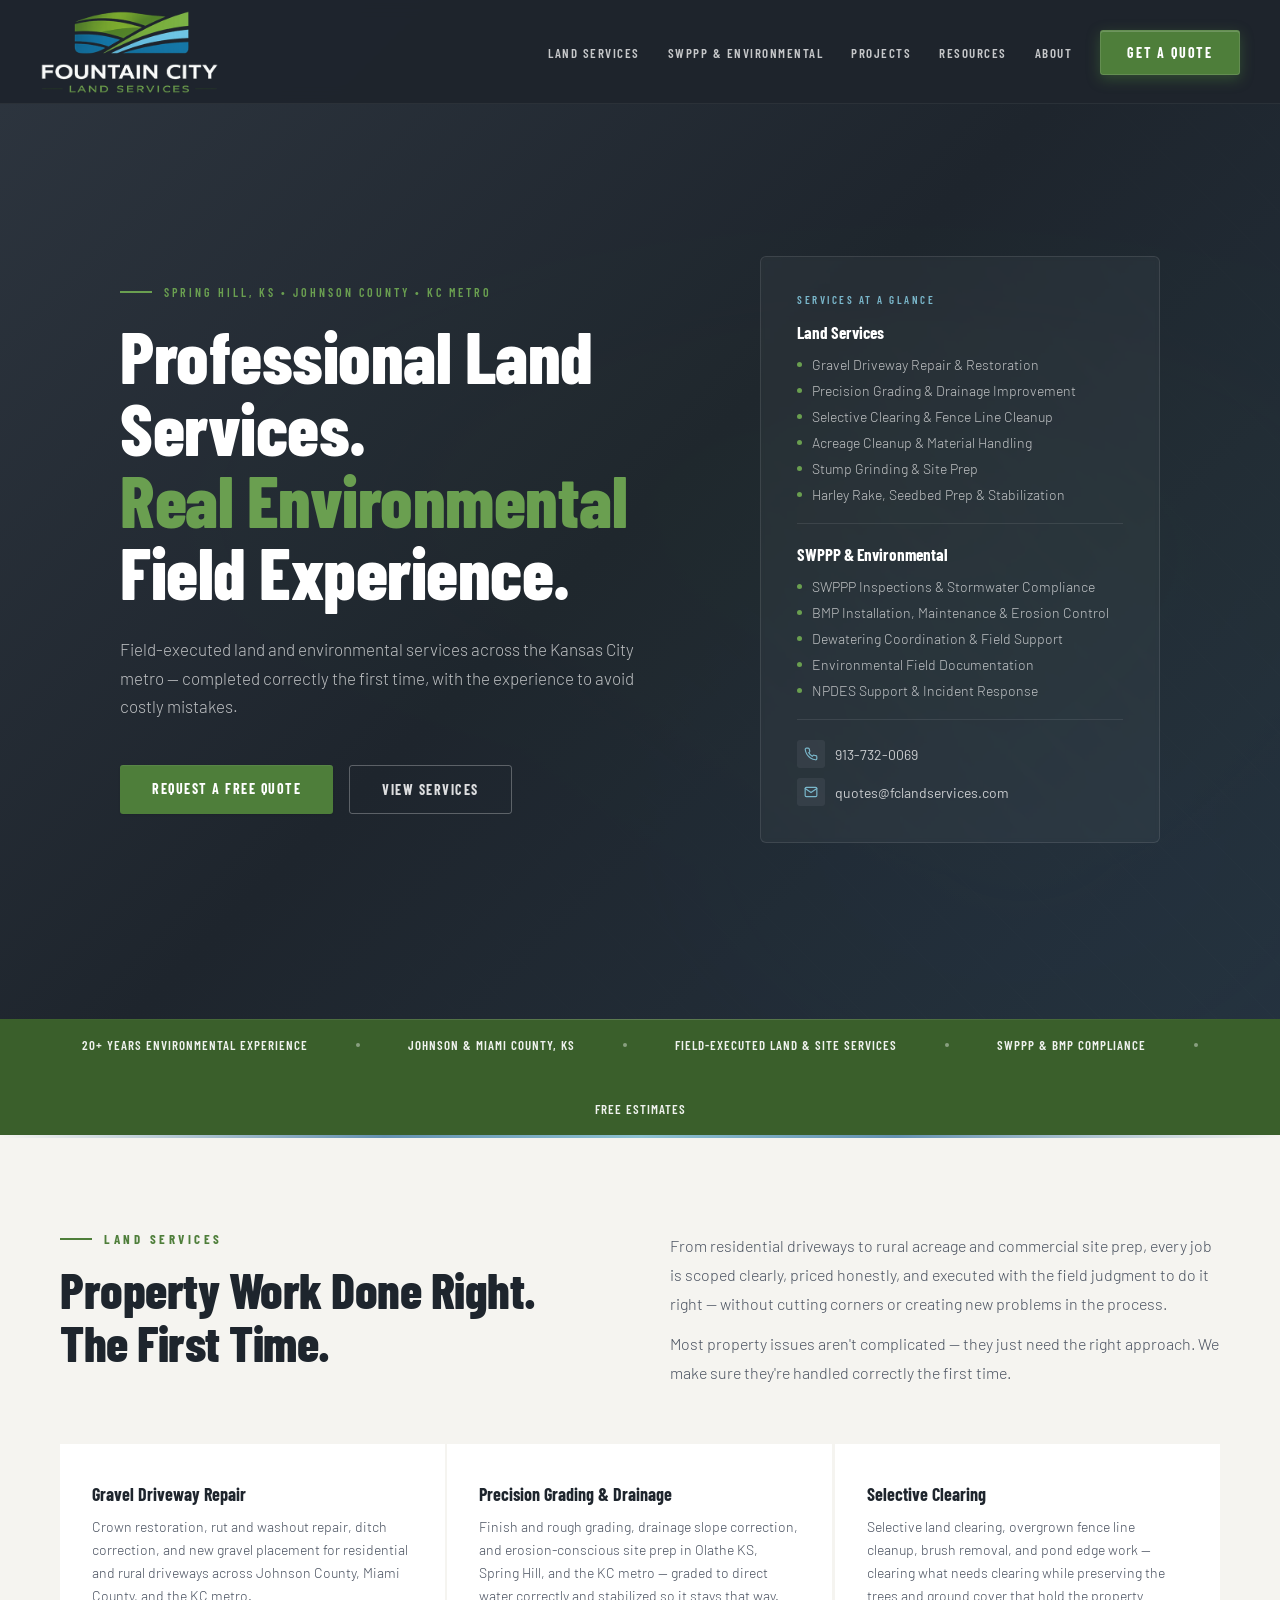
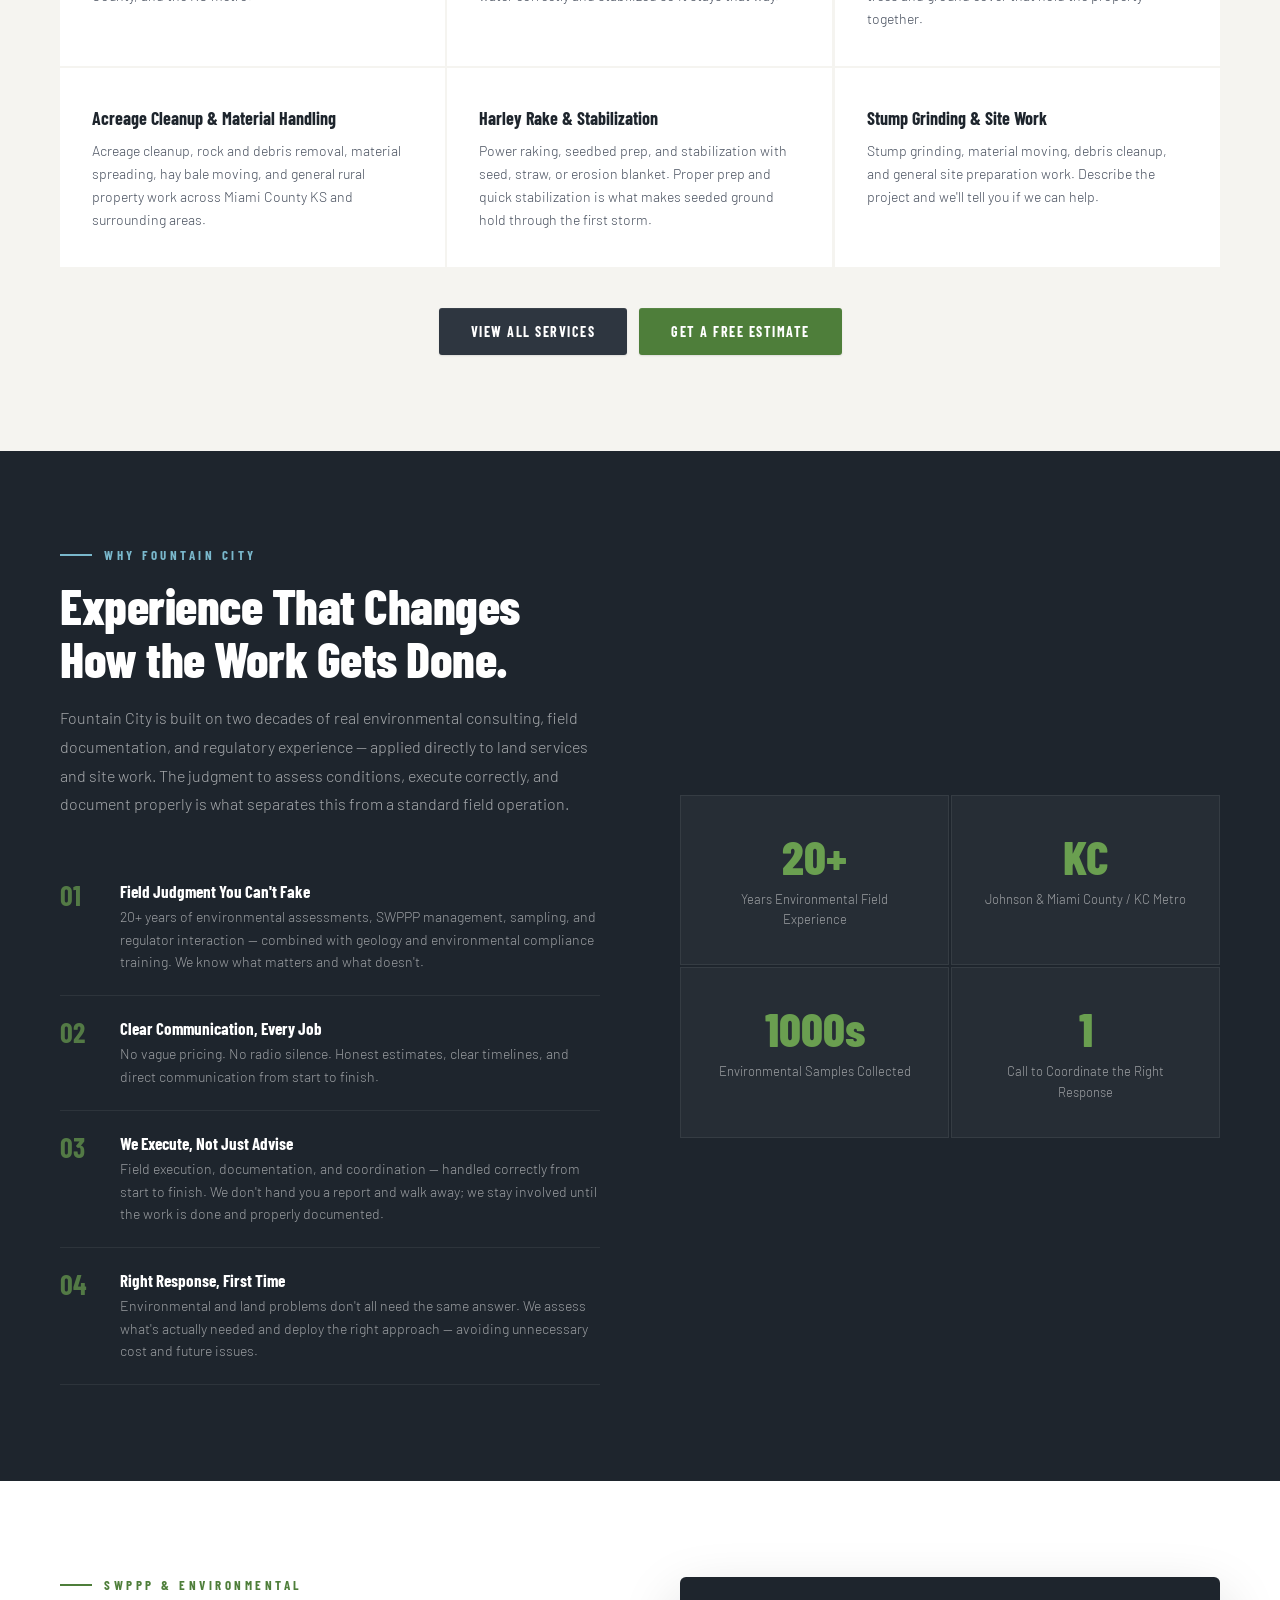
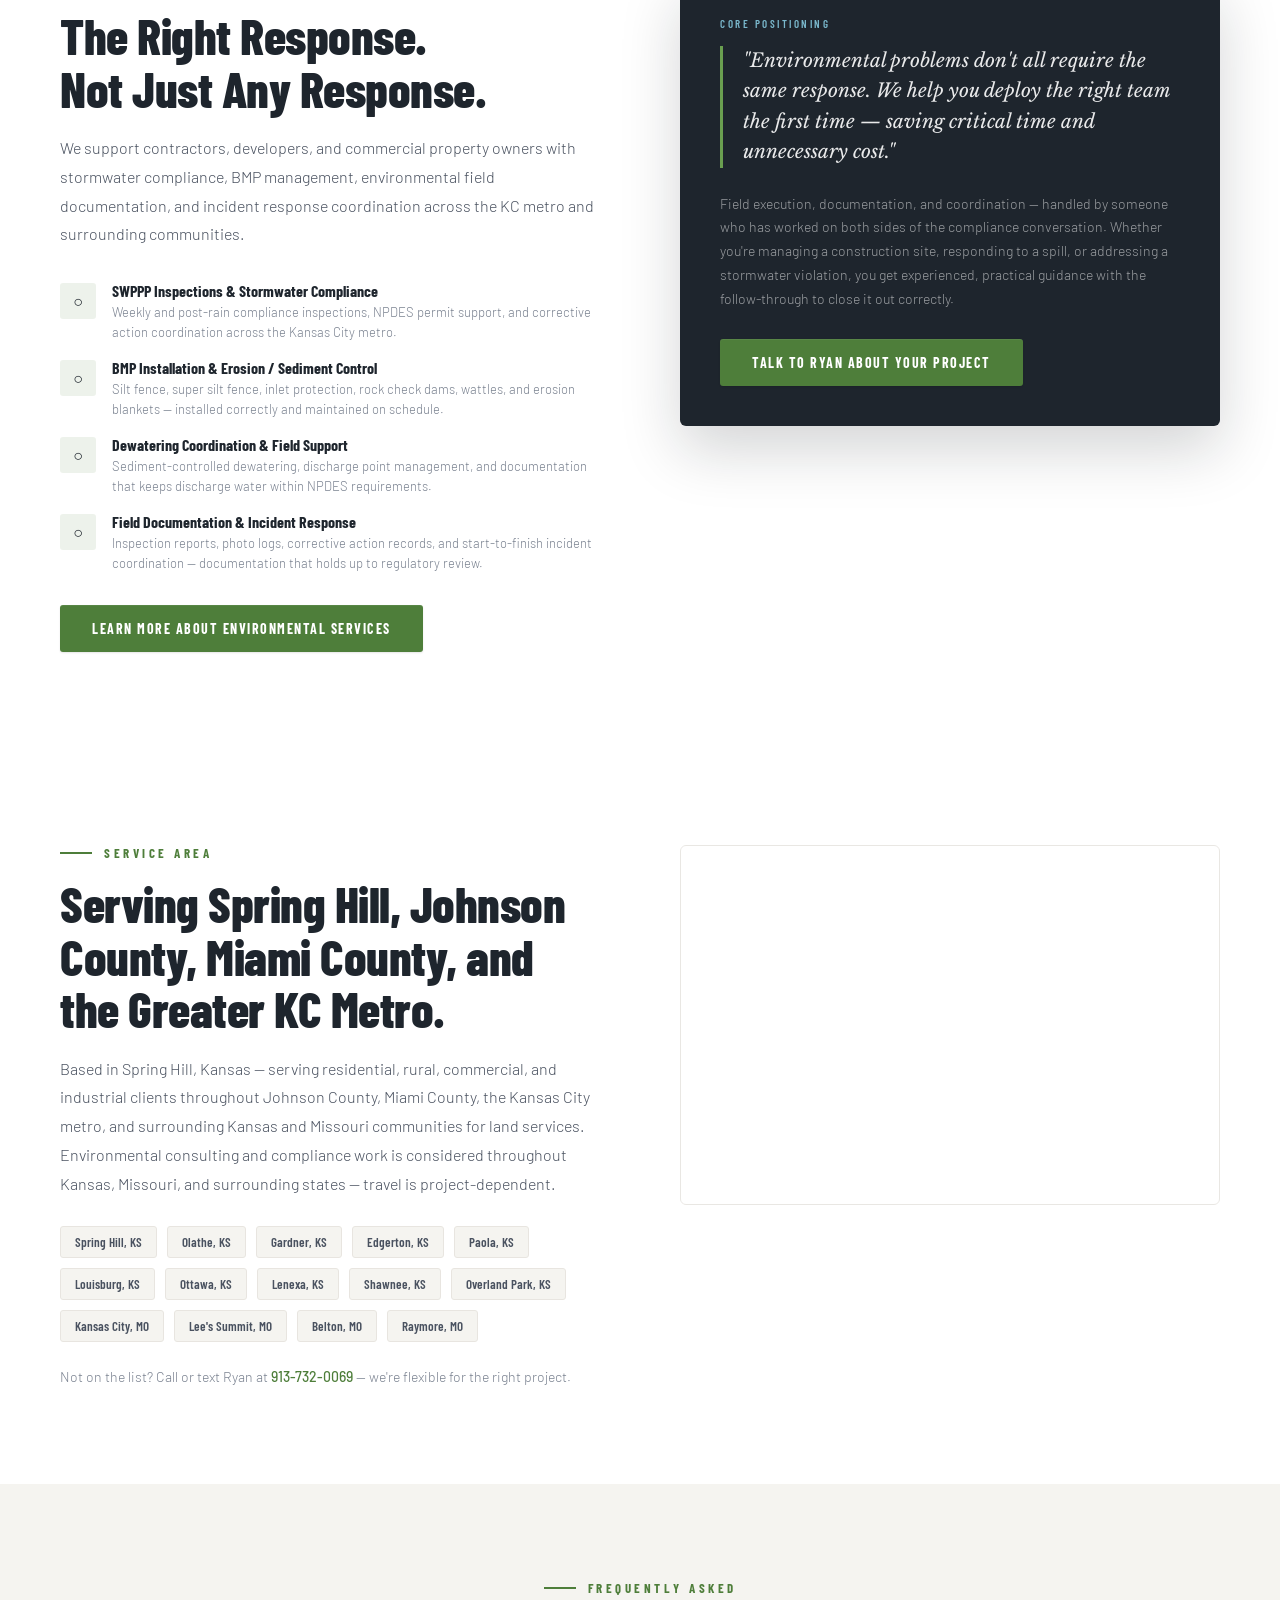
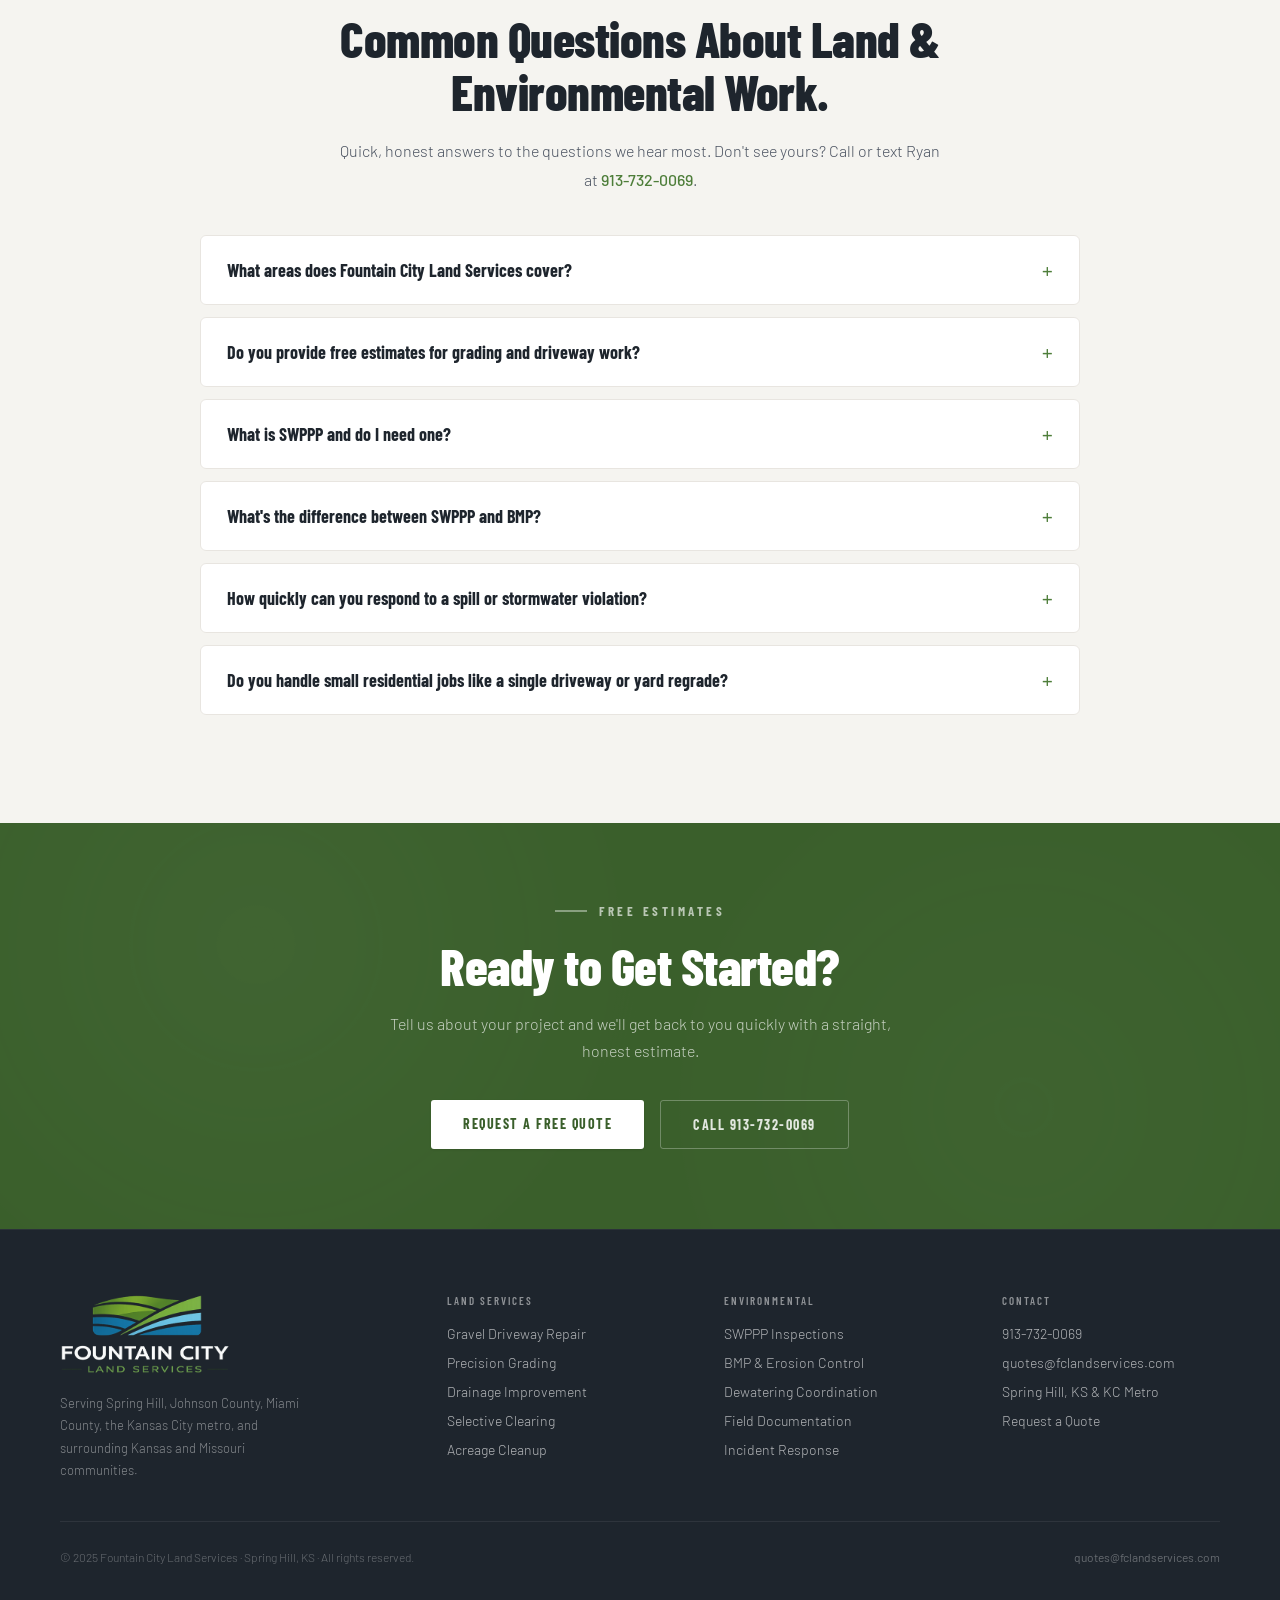
<file: index.html>
<!DOCTYPE html>
<html lang="en">
<head>
  <meta charset="UTF-8">
  <meta name="viewport" content="width=device-width, initial-scale=1.0">
  <meta name="theme-color" content="#1e252d">
  <meta name="format-detection" content="telephone=yes">

  <title>Land Services &amp; SWPPP Inspections — Spring Hill KS | Fountain City</title>
  <meta name="description" content="Selective clearing, precision grading, gravel driveway repair, drainage improvement, SWPPP inspections, BMP installation, and erosion control in Spring Hill KS, Olathe, Johnson County, and Miami County. 20+ years of environmental field experience. Free estimates — call 913-732-0069.">
  <link rel="canonical" href="https://fclandservices.com/">

  <!-- Geo signals for local SEO -->
  <meta name="geo.region" content="US-KS">
  <meta name="geo.placename" content="Spring Hill, Kansas">
  <meta name="geo.position" content="38.7406;-94.8233">
  <meta name="ICBM" content="38.7406, -94.8233">

  <!-- Open Graph -->
  <meta property="og:type" content="website">
  <meta property="og:site_name" content="Fountain City Land Services">
  <meta property="og:url" content="https://fclandservices.com/">
  <meta property="og:title" content="Land Services & SWPPP in Spring Hill, KS | Fountain City Land Services">
  <meta property="og:description" content="Field-executed grading, driveway restoration, SWPPP, BMP, and erosion control across the KC metro. 20+ years of environmental field experience.">
  <meta property="og:image" content="https://fclandservices.com/assets/images/skid-steer-golden-hour.png">
  <meta property="og:image:alt" content="Skid steer grading a rural driveway at golden hour — Fountain City Land Services">
  <meta property="og:image:width" content="1893">
  <meta property="og:image:height" content="831">
  <meta property="og:locale" content="en_US">

  <!-- Twitter Card -->
  <meta name="twitter:card" content="summary_large_image">
  <meta name="twitter:title" content="Fountain City Land Services | Spring Hill, KS">
  <meta name="twitter:description" content="Land services, SWPPP, BMP, and environmental field work across the Kansas City metro.">
  <meta name="twitter:image" content="https://fclandservices.com/assets/images/skid-steer-golden-hour.png">

  <!-- Performance hints -->
  <link rel="preconnect" href="https://fonts.googleapis.com">
  <link rel="preconnect" href="https://fonts.gstatic.com" crossorigin>
  <link rel="dns-prefetch" href="https://www.google.com">
  <link href="https://fonts.googleapis.com/css2?family=Barlow+Condensed:wght@400;600;700;800&family=Libre+Baskerville:ital,wght@0,400;1,400&family=Barlow:wght@300;400;500;600&display=swap" rel="stylesheet">
  <link rel="stylesheet" href="assets/css/style.css">
  <link rel="icon" type="image/png" sizes="16x16" href="assets/images/favicon-16.png">
  <link rel="icon" type="image/png" sizes="32x32" href="assets/images/favicon-32.png">
  <link rel="icon" type="image/png" sizes="48x48" href="assets/images/favicon-48.png">
  <link rel="icon" type="image/png" sizes="96x96" href="assets/images/favicon-96.png">
  <link rel="apple-touch-icon" sizes="180x180" href="assets/images/apple-touch-icon.png">
  <link rel="icon" type="image/png" sizes="192x192" href="assets/images/icon-192.png">
  <link rel="icon" type="image/png" sizes="512x512" href="assets/images/icon-512.png">

  <!-- ── STRUCTURED DATA ───────────────────────────────────── -->
  <!-- LocalBusiness (enriched) -->
  <script type="application/ld+json">
  {
    "@context": "https://schema.org",
    "@type": "LocalBusiness",
    "@id": "https://fclandservices.com/#business",
    "name": "Fountain City Land Services",
    "alternateName": "Fountain City Land Services LLC",
    "description": "Professional land services and environmental field solutions including grading, driveway restoration, brush clearing, SWPPP management, BMP installation, erosion control, and environmental incident response.",
    "url": "https://fclandservices.com/",
    "telephone": "+1-913-732-0069",
    "email": "quotes@fclandservices.com",
    "image": "https://fclandservices.com/assets/images/skid-steer-golden-hour.png",
    "logo": "https://fclandservices.com/assets/images/logo.png",
    "priceRange": "$$",
    "address": {
      "@type": "PostalAddress",
      "addressLocality": "Spring Hill",
      "addressRegion": "KS",
      "postalCode": "66083",
      "addressCountry": "US"
    },
    "geo": {
      "@type": "GeoCoordinates",
      "latitude": 38.7406,
      "longitude": -94.8233
    },
    "openingHoursSpecification": [{
      "@type": "OpeningHoursSpecification",
      "dayOfWeek": ["Monday","Tuesday","Wednesday","Thursday","Friday","Saturday"],
      "opens": "07:00",
      "closes": "18:00"
    }],
    "areaServed": [
      {"@type": "City", "name": "Spring Hill, KS"},
      {"@type": "City", "name": "Olathe, KS"},
      {"@type": "City", "name": "Gardner, KS"},
      {"@type": "City", "name": "Edgerton, KS"},
      {"@type": "City", "name": "Paola, KS"},
      {"@type": "City", "name": "Louisburg, KS"},
      {"@type": "City", "name": "Ottawa, KS"},
      {"@type": "City", "name": "Lenexa, KS"},
      {"@type": "City", "name": "Shawnee, KS"},
      {"@type": "City", "name": "Overland Park, KS"},
      {"@type": "City", "name": "Kansas City, MO"},
      {"@type": "City", "name": "Lee's Summit, MO"},
      {"@type": "City", "name": "Belton, MO"},
      {"@type": "City", "name": "Raymore, MO"},
      {"@type": "AdministrativeArea", "name": "Johnson County, KS"},
      {"@type": "AdministrativeArea", "name": "Miami County, KS"}
    ],
    "founder": {
      "@type": "Person",
      "name": "Ryan Jones",
      "jobTitle": "Owner & Principal"
    },
    "knowsAbout": [
      "Stormwater Pollution Prevention Plans (SWPPP)",
      "Best Management Practices (BMP)",
      "Erosion and Sediment Control",
      "NPDES Permit Compliance",
      "Phase I Environmental Site Assessments",
      "Petroleum Remediation",
      "Site Grading and Drainage",
      "Driveway Restoration"
    ],
    "hasOfferCatalog": {
      "@type": "OfferCatalog",
      "name": "Land Services and Environmental Services",
      "itemListElement": [
        {"@type": "Offer", "itemOffered": {"@type": "Service", "name": "Gravel Driveway Repair and Restoration", "areaServed": "Kansas City Metro"}},
        {"@type": "Offer", "itemOffered": {"@type": "Service", "name": "Precision Grading and Erosion-Conscious Site Work", "areaServed": "Kansas City Metro"}},
        {"@type": "Offer", "itemOffered": {"@type": "Service", "name": "Drainage Improvement and Culvert Work", "areaServed": "Kansas City Metro"}},
        {"@type": "Offer", "itemOffered": {"@type": "Service", "name": "Selective Clearing and Fence Line Cleanup", "areaServed": "Kansas City Metro"}},
        {"@type": "Offer", "itemOffered": {"@type": "Service", "name": "Acreage Cleanup and Material Handling", "areaServed": "Kansas City Metro"}},
        {"@type": "Offer", "itemOffered": {"@type": "Service", "name": "Harley Rake, Seedbed Prep and Stabilization", "areaServed": "Kansas City Metro"}},
        {"@type": "Offer", "itemOffered": {"@type": "Service", "name": "Stump Grinding and General Site Work", "areaServed": "Kansas City Metro"}},
        {"@type": "Offer", "itemOffered": {"@type": "Service", "name": "SWPPP Inspections and Stormwater Compliance"}},
        {"@type": "Offer", "itemOffered": {"@type": "Service", "name": "BMP Installation, Maintenance and Erosion / Sediment Control"}},
        {"@type": "Offer", "itemOffered": {"@type": "Service", "name": "Dewatering Coordination and Field Support"}},
        {"@type": "Offer", "itemOffered": {"@type": "Service", "name": "Environmental Field Documentation and Reporting"}},
        {"@type": "Offer", "itemOffered": {"@type": "Service", "name": "Environmental Incident Response"}}
      ]
    },
    "potentialAction": {
      "@type": "ReserveAction",
      "target": "https://fclandservices.com/quote.html",
      "name": "Request a Free Quote"
    }
  }
  </script>

  <!-- WebSite + SearchAction -->
  <script type="application/ld+json">
  {
    "@context": "https://schema.org",
    "@type": "WebSite",
    "@id": "https://fclandservices.com/#website",
    "url": "https://fclandservices.com/",
    "name": "Fountain City Land Services",
    "publisher": {"@id": "https://fclandservices.com/#business"},
    "inLanguage": "en-US"
  }
  </script>

  <!-- FAQPage — high value for AI search & SERP features -->
  <script type="application/ld+json">
  {
    "@context": "https://schema.org",
    "@type": "FAQPage",
    "mainEntity": [
      {
        "@type": "Question",
        "name": "What areas does Fountain City Land Services cover?",
        "acceptedAnswer": {
          "@type": "Answer",
          "text": "We are based in Spring Hill, Kansas and serve Johnson County, Miami County, the Kansas City metro, and surrounding Kansas and Missouri communities — including Olathe, Gardner, Edgerton, Paola, Louisburg, Ottawa, Lenexa, Shawnee, Overland Park, Lee's Summit, Belton, and Raymore. Environmental consulting and compliance work is considered throughout Kansas, Missouri, and surrounding states."
        }
      },
      {
        "@type": "Question",
        "name": "Do you provide free estimates for grading and driveway work?",
        "acceptedAnswer": {
          "@type": "Answer",
          "text": "Yes. Every estimate is free, specific, and obligation-free. Most quotes are returned within one business day — often the same day. Call or text Ryan at 913-732-0069 or submit a quote request online."
        }
      },
      {
        "@type": "Question",
        "name": "What is SWPPP and do I need one?",
        "acceptedAnswer": {
          "@type": "Answer",
          "text": "A Stormwater Pollution Prevention Plan (SWPPP) is required under the NPDES Construction General Permit for most construction sites disturbing one acre or more (or smaller sites that are part of a larger common plan of development). The SWPPP documents how stormwater runoff and erosion will be controlled, requires routine inspections, and must be maintained on-site. We manage SWPPPs end-to-end — from plan review through final stabilization."
        }
      },
      {
        "@type": "Question",
        "name": "What is the difference between SWPPP and BMP?",
        "acceptedAnswer": {
          "@type": "Answer",
          "text": "A SWPPP is the written plan that documents stormwater compliance for a site. BMPs (Best Management Practices) are the physical controls — silt fence, inlet protection, rock check dams, erosion blankets, sediment basins — that the SWPPP requires to be installed and maintained. We do both: plan management and field installation."
        }
      },
      {
        "@type": "Question",
        "name": "How quickly can you respond to an environmental incident or stormwater violation?",
        "acceptedAnswer": {
          "@type": "Answer",
          "text": "For active spills, releases, or NOV (Notice of Violation) responses, we triage by phone immediately and mobilize as fast as logistics and conditions allow. For scheduled compliance work, we typically schedule within one to two weeks. Call 913-732-0069 to discuss urgency."
        }
      },
      {
        "@type": "Question",
        "name": "Do you handle small residential jobs like a single driveway or a yard regrade?",
        "acceptedAnswer": {
          "@type": "Answer",
          "text": "Yes. Residential driveways, yard grading, brush clearing, stump grinding, and rural property cleanup are core services. Describe the project and we will give you an honest answer about whether we are the right fit and what it should cost."
        }
      }
    ]
  }
  </script>

  <style>
    .hero {
      min-height: 100vh;
      background: var(--charcoal-dark);
      position: relative; display: flex; align-items: center; overflow: hidden;
    }
    .hero-bg {
      position: absolute; inset: 0;
      background:
        linear-gradient(135deg, rgba(46,54,64,0.97) 0%, rgba(30,37,45,0.92) 50%, rgba(74,127,165,0.14) 100%),
        repeating-linear-gradient(45deg, transparent, transparent 40px, rgba(255,255,255,0.012) 40px, rgba(255,255,255,0.012) 41px);
    }
    .hero-topo {
      position: absolute; inset: 0; opacity: 0.07;
      background-image:
        radial-gradient(ellipse 120% 60% at 70% 50%, rgba(78,126,58,0.6) 0%, transparent 60%),
        radial-gradient(ellipse 80% 80% at 80% 80%, rgba(74,127,165,0.4) 0%, transparent 50%);
    }
    .hero-content {
      position: relative; z-index: 2;
      max-width: 1200px; margin: 0 auto;
      padding: 160px 60px 80px;
      display: grid; grid-template-columns: 1fr 400px;
      gap: 80px; align-items: center; width: 100%;
    }
    .hero-eyebrow {
      font-family: 'Barlow Condensed', sans-serif;
      font-weight: 600; font-size: 12px;
      letter-spacing: 3px; text-transform: uppercase;
      color: var(--green-light); margin-bottom: 20px;
      display: flex; align-items: center; gap: 12px;
    }
    .hero-eyebrow::before { content:''; width:32px; height:2px; background:var(--green-light); }
    .hero h1 {
      font-family: 'Barlow Condensed', sans-serif;
      font-weight: 800; font-size: clamp(44px,6vw,72px);
      line-height: 1.0; color: #fff;
      letter-spacing: -0.5px; margin-bottom: 28px;
    }
    .hero h1 em { font-style: normal; color: var(--green-light); }
    .hero-sub {
      font-size: 17px; line-height: 1.7;
      color: rgba(255,255,255,0.7);
      max-width: 520px; margin-bottom: 44px; font-weight: 300;
    }
    .hero-actions { display: flex; gap: 16px; flex-wrap: wrap; }
    .hero-card {
      background: rgba(255,255,255,0.04);
      border: 1px solid rgba(255,255,255,0.1);
      border-radius: var(--radius-md); padding: 36px;
      backdrop-filter: blur(2px);
      -webkit-backdrop-filter: blur(2px);
    }
    .hero-card-label {
      font-family: 'Barlow Condensed', sans-serif;
      font-weight: 600; font-size: 11px;
      letter-spacing: 2.5px; text-transform: uppercase;
      color: var(--blue-light); margin-bottom: 16px;
    }
    .hero-card h3 {
      font-family: 'Barlow Condensed', sans-serif;
      font-weight: 700; font-size: 17px; color: #fff; margin-bottom: 14px;
    }
    .hero-svc-list { list-style: none; display: flex; flex-direction: column; gap: 9px; }
    .hero-svc-list li {
      display: flex; align-items: center; gap: 10px;
      color: rgba(255,255,255,0.7); font-size: 14px; font-weight: 300;
    }
    .hero-svc-list li::before { content:''; width:5px; height:5px; border-radius:50%; background:var(--green-light); flex-shrink:0; }
    .hero-card hr { border:none; border-top:1px solid rgba(255,255,255,0.09); margin:20px 0; }
    .hero-contact { display: flex; flex-direction: column; gap: 10px; }
    .hero-contact a {
      color: rgba(255,255,255,0.75); text-decoration: none;
      font-size: 14px; display: flex; align-items: center; gap: 10px;
      transition: color var(--transition-fast);
    }
    .hero-contact a:hover { color: var(--green-light); }
    .contact-icon {
      width: 28px; height: 28px; background: rgba(255,255,255,0.06);
      border-radius: var(--radius-sm); display: flex; align-items: center;
      justify-content: center; font-size: 12px; flex-shrink: 0;
      color: var(--blue-light);
    }
    .contact-icon svg { width: 14px; height: 14px; display: block; }
    .services-section { background: var(--off-white); }
    .services-header { display: grid; grid-template-columns: 1fr 1fr; gap: 60px; align-items: end; margin-bottom: 56px; }
    .area-section { background: #fff; }
    .area-grid { display: grid; grid-template-columns: 1fr 1fr; gap: 80px; align-items: start; }
    .area-tags { display: flex; flex-wrap: wrap; gap: 10px; margin-top: 28px; }
    .area-tag {
      background: var(--off-white); border: 1px solid var(--warm-gray);
      color: var(--text-mid); font-family: 'Barlow Condensed', sans-serif;
      font-weight: 600; font-size: 13px; padding: 7px 14px; border-radius: var(--radius-sm);
    }
    .area-note { margin-top: 24px; font-size: 14px; color: var(--text-light); font-weight: 300; line-height: 1.6; }

    @media (max-width: 960px) {
      .hero-content { grid-template-columns: 1fr; padding: 140px 24px 60px; gap: 40px; }
      /* Hero card now stays visible on mobile, condensed */
      .hero-card { padding: 24px; }
      .hero-card hr { margin: 14px 0; }
      .services-header { grid-template-columns: 1fr; gap: 20px; }
      .area-grid { grid-template-columns: 1fr; }
    }
  </style>
</head>
<body>

<a class="skip-link" href="#main">Skip to main content</a>

<nav aria-label="Primary">
  <a href="index.html" class="nav-logo" aria-label="Fountain City Land Services — Home">
    <img src="assets/images/logo.png" alt="Fountain City Land Services logo" width="451" height="212"
         onerror="this.style.display='none';this.nextElementSibling.style.display='block'">
    <div class="nav-logo-fallback">FOUNTAIN CITY<span>LAND SERVICES</span></div>
  </a>
  <ul class="nav-links">
    <li><a href="services.html">Land Services</a></li>
    <li><a href="environmental.html">SWPPP &amp; Environmental</a></li>
    <li><a href="projects.html">Projects</a></li>
    <li><a href="resources.html">Resources</a></li>
    <li><a href="about.html">About</a></li>
    <li><a href="quote.html" class="nav-cta">Get a Quote</a></li>
  </ul>
  <button class="nav-hamburger" onclick="toggleMenu()" aria-label="Open menu" aria-controls="mobileMenu" aria-expanded="false" type="button">
    <span></span><span></span><span></span>
  </button>
</nav>
<div class="mobile-menu" id="mobileMenu" role="dialog" aria-label="Mobile menu">
  <a href="services.html">Land Services</a>
  <a href="environmental.html">SWPPP &amp; Environmental</a>
  <a href="projects.html">Projects</a>
  <a href="resources.html">Resources</a>
  <a href="about.html">About</a>
  <a href="quote.html" class="mobile-cta">Get a Quote</a>
</div>

<main id="main">

<!-- HERO -->
<section class="hero" aria-labelledby="hero-title">
  <div class="hero-bg"></div>
  <div class="hero-topo"></div>
  <div class="hero-content">
    <div>
      <div class="hero-eyebrow animate">Spring Hill, KS &bull; Johnson County &bull; KC Metro</div>
      <h1 id="hero-title" class="animate delay-1">Professional Land Services.<br><em>Real Environmental</em><br>Field Experience.</h1>
      <p class="hero-sub animate delay-2">Field-executed land and environmental services across the Kansas City metro — completed correctly the first time, with the experience to avoid costly mistakes.</p>
      <div class="hero-actions animate delay-3">
        <a href="quote.html" class="btn-primary">Request a Free Quote</a>
        <a href="services.html" class="btn-ghost">View Services</a>
      </div>
    </div>
    <aside class="hero-card animate delay-4" aria-label="Services at a glance">
      <div class="hero-card-label">Services at a Glance</div>
      <h3>Land Services</h3>
      <ul class="hero-svc-list">
        <li>Gravel Driveway Repair &amp; Restoration</li>
        <li>Precision Grading &amp; Drainage Improvement</li>
        <li>Selective Clearing &amp; Fence Line Cleanup</li>
        <li>Acreage Cleanup &amp; Material Handling</li>
        <li>Stump Grinding &amp; Site Prep</li>
        <li>Harley Rake, Seedbed Prep &amp; Stabilization</li>
      </ul>
      <hr>
      <h3>SWPPP &amp; Environmental</h3>
      <ul class="hero-svc-list">
        <li>SWPPP Inspections &amp; Stormwater Compliance</li>
        <li>BMP Installation, Maintenance &amp; Erosion Control</li>
        <li>Dewatering Coordination &amp; Field Support</li>
        <li>Environmental Field Documentation</li>
        <li>NPDES Support &amp; Incident Response</li>
      </ul>
      <hr>
      <div class="hero-contact">
        <a href="tel:+19137320069"><span class="contact-icon" aria-hidden="true"><svg viewBox="0 0 24 24" fill="none" stroke="currentColor" stroke-width="2" stroke-linecap="round" stroke-linejoin="round"><path d="M22 16.92v3a2 2 0 0 1-2.18 2 19.79 19.79 0 0 1-8.63-3.07 19.5 19.5 0 0 1-6-6 19.79 19.79 0 0 1-3.07-8.67A2 2 0 0 1 4.11 2h3a2 2 0 0 1 2 1.72 12.84 12.84 0 0 0 .7 2.81 2 2 0 0 1-.45 2.11L8.09 9.91a16 16 0 0 0 6 6l1.27-1.27a2 2 0 0 1 2.11-.45 12.84 12.84 0 0 0 2.81.7A2 2 0 0 1 22 16.92z"/></svg></span>913-732-0069</a>
        <a href="mailto:quotes@fclandservices.com"><span class="contact-icon" aria-hidden="true"><svg viewBox="0 0 24 24" fill="none" stroke="currentColor" stroke-width="2" stroke-linecap="round" stroke-linejoin="round"><path d="M4 4h16c1.1 0 2 .9 2 2v12c0 1.1-.9 2-2 2H4c-1.1 0-2-.9-2-2V6c0-1.1.9-2 2-2z"/><polyline points="22,6 12,13 2,6"/></svg></span>quotes@fclandservices.com</a>
      </div>
    </aside>
  </div>
</section>

<!-- TRUST BAR -->
<div class="trust-bar" role="region" aria-label="Trust indicators">
  <span class="trust-item">20+ Years Environmental Experience</span>
  <span class="trust-dot" aria-hidden="true"></span>
  <span class="trust-item">Johnson &amp; Miami County, KS</span>
  <span class="trust-dot" aria-hidden="true"></span>
  <span class="trust-item">Field-Executed Land &amp; Site Services</span>
  <span class="trust-dot" aria-hidden="true"></span>
  <span class="trust-item">SWPPP &amp; BMP Compliance</span>
  <span class="trust-dot" aria-hidden="true"></span>
  <span class="trust-item">Free Estimates</span>
</div>

<!-- LAND SERVICES -->
<section class="services-section" id="services" aria-labelledby="services-title">
  <div class="section-inner">
    <div class="services-header reveal">
      <div>
        <div class="section-label">Land Services</div>
        <h2 class="section-title" id="services-title">Property Work Done Right.<br>The First Time.</h2>
      </div>
      <div>
        <p class="section-body">From residential driveways to rural acreage and commercial site prep, every job is scoped clearly, priced honestly, and executed with the field judgment to do it right — without cutting corners or creating new problems in the process.</p>
        <p class="section-body" style="margin-top:12px;">Most property issues aren't complicated — they just need the right approach. We make sure they're handled correctly the first time.</p>
      </div>
    </div>
    <div class="services-grid">
      <article class="service-card reveal">
        <h3>Gravel Driveway Repair</h3>
        <p>Crown restoration, rut and washout repair, ditch correction, and new gravel placement for residential and rural driveways across Johnson County, Miami County, and the KC metro.</p>
      </article>
      <article class="service-card reveal delay-1">
        <h3>Precision Grading &amp; Drainage</h3>
        <p>Finish and rough grading, drainage slope correction, and erosion-conscious site prep in Olathe KS, Spring Hill, and the KC metro — graded to direct water correctly and stabilized so it stays that way.</p>
      </article>
      <article class="service-card reveal delay-2">
        <h3>Selective Clearing</h3>
        <p>Selective land clearing, overgrown fence line cleanup, brush removal, and pond edge work — clearing what needs clearing while preserving the trees and ground cover that hold the property together.</p>
      </article>
      <article class="service-card reveal">
        <h3>Acreage Cleanup &amp; Material Handling</h3>
        <p>Acreage cleanup, rock and debris removal, material spreading, hay bale moving, and general rural property work across Miami County KS and surrounding areas.</p>
      </article>
      <article class="service-card reveal delay-1">
        <h3>Harley Rake &amp; Stabilization</h3>
        <p>Power raking, seedbed prep, and stabilization with seed, straw, or erosion blanket. Proper prep and quick stabilization is what makes seeded ground hold through the first storm.</p>
      </article>
      <article class="service-card reveal delay-2">
        <h3>Stump Grinding &amp; Site Work</h3>
        <p>Stump grinding, material moving, debris cleanup, and general site preparation work. Describe the project and we'll tell you if we can help.</p>
      </article>
    </div>
    <div class="dual-cta">
      <a href="services.html" class="btn-primary btn-secondary">View All Services</a>
      <a href="quote.html" class="btn-primary">Get a Free Estimate</a>
    </div>
  </div>
</section>

<!-- WHY FOUNTAIN CITY -->
<section class="diff-section" aria-labelledby="diff-title">
  <div class="section-inner">
    <div class="diff-grid">
      <div class="diff-content reveal">
        <div class="section-label">Why Fountain City</div>
        <h2 class="section-title" id="diff-title">Experience That Changes<br>How the Work Gets Done.</h2>
        <p class="section-body">Fountain City is built on two decades of real environmental consulting, field documentation, and regulatory experience — applied directly to land services and site work. The judgment to assess conditions, execute correctly, and document properly is what separates this from a standard field operation.</p>
        <div class="diff-points">
          <div class="diff-point">
            <span class="diff-num" aria-hidden="true">01</span>
            <div class="diff-point-text">
              <h4>Field Judgment You Can't Fake</h4>
              <p>20+ years of environmental assessments, SWPPP management, sampling, and regulator interaction — combined with geology and environmental compliance training. We know what matters and what doesn't.</p>
            </div>
          </div>
          <div class="diff-point">
            <span class="diff-num" aria-hidden="true">02</span>
            <div class="diff-point-text">
              <h4>Clear Communication, Every Job</h4>
              <p>No vague pricing. No radio silence. Honest estimates, clear timelines, and direct communication from start to finish.</p>
            </div>
          </div>
          <div class="diff-point">
            <span class="diff-num" aria-hidden="true">03</span>
            <div class="diff-point-text">
              <h4>We Execute, Not Just Advise</h4>
              <p>Field execution, documentation, and coordination — handled correctly from start to finish. We don't hand you a report and walk away; we stay involved until the work is done and properly documented.</p>
            </div>
          </div>
          <div class="diff-point">
            <span class="diff-num" aria-hidden="true">04</span>
            <div class="diff-point-text">
              <h4>Right Response, First Time</h4>
              <p>Environmental and land problems don't all need the same answer. We assess what's actually needed and deploy the right approach — avoiding unnecessary cost and future issues.</p>
            </div>
          </div>
        </div>
      </div>
      <div class="reveal delay-1">
        <div class="diff-stats">
          <div class="stat-card">
            <span class="stat-num">20+</span>
            <span class="stat-label">Years Environmental Field Experience</span>
          </div>
          <div class="stat-card">
            <span class="stat-num">KC</span>
            <span class="stat-label">Johnson &amp; Miami County / KC Metro</span>
          </div>
          <div class="stat-card">
            <span class="stat-num">1000s</span>
            <span class="stat-label">Environmental Samples Collected</span>
          </div>
          <div class="stat-card">
            <span class="stat-num">1</span>
            <span class="stat-label">Call to Coordinate the Right Response</span>
          </div>
        </div>
      </div>
    </div>
  </div>
</section>

<!-- SWPPP INTRO -->
<section class="env-section" aria-labelledby="env-title">
  <div class="section-inner">
    <div class="env-grid">
      <div class="reveal">
        <div class="section-label">SWPPP &amp; Environmental</div>
        <h2 class="section-title" id="env-title">The Right Response.<br>Not Just Any Response.</h2>
        <p class="section-body">We support contractors, developers, and commercial property owners with stormwater compliance, BMP management, environmental field documentation, and incident response coordination across the KC metro and surrounding communities.</p>
        <div class="env-list">
          <div class="env-item">
            <div class="env-item-icon" aria-hidden="true">&#9675;</div>
            <div class="env-item-text">
              <h4>SWPPP Inspections &amp; Stormwater Compliance</h4>
              <p>Weekly and post-rain compliance inspections, NPDES permit support, and corrective action coordination across the Kansas City metro.</p>
            </div>
          </div>
          <div class="env-item">
            <div class="env-item-icon" aria-hidden="true">&#9675;</div>
            <div class="env-item-text">
              <h4>BMP Installation &amp; Erosion / Sediment Control</h4>
              <p>Silt fence, super silt fence, inlet protection, rock check dams, wattles, and erosion blankets — installed correctly and maintained on schedule.</p>
            </div>
          </div>
          <div class="env-item">
            <div class="env-item-icon" aria-hidden="true">&#9675;</div>
            <div class="env-item-text">
              <h4>Dewatering Coordination &amp; Field Support</h4>
              <p>Sediment-controlled dewatering, discharge point management, and documentation that keeps discharge water within NPDES requirements.</p>
            </div>
          </div>
          <div class="env-item">
            <div class="env-item-icon" aria-hidden="true">&#9675;</div>
            <div class="env-item-text">
              <h4>Field Documentation &amp; Incident Response</h4>
              <p>Inspection reports, photo logs, corrective action records, and start-to-finish incident coordination — documentation that holds up to regulatory review.</p>
            </div>
          </div>
        </div>
        <div style="margin-top:32px;">
          <a href="environmental.html" class="btn-primary">Learn More About Environmental Services</a>
        </div>
      </div>
      <div class="reveal delay-1">
        <div class="env-callout">
          <div class="env-callout-label">Core Positioning</div>
          <blockquote>"Environmental problems don't all require the same response. We help you deploy the right team the first time — saving critical time and unnecessary cost."</blockquote>
          <p class="env-callout-body">Field execution, documentation, and coordination — handled by someone who has worked on both sides of the compliance conversation. Whether you're managing a construction site, responding to a spill, or addressing a stormwater violation, you get experienced, practical guidance with the follow-through to close it out correctly.</p>
          <a href="quote.html" class="btn-primary">Talk to Ryan About Your Project</a>
        </div>
      </div>
    </div>
  </div>
</section>

<!-- SERVICE AREA -->
<section class="area-section" aria-labelledby="area-title">
  <div class="section-inner">
    <div class="area-grid">
      <div class="reveal">
        <div class="section-label">Service Area</div>
        <h2 class="section-title" id="area-title">Serving Spring Hill, Johnson County, Miami County, and the Greater KC Metro.</h2>
        <p class="section-body">Based in Spring Hill, Kansas — serving residential, rural, commercial, and industrial clients throughout Johnson County, Miami County, the Kansas City metro, and surrounding Kansas and Missouri communities for land services. Environmental consulting and compliance work is considered throughout Kansas, Missouri, and surrounding states — travel is project-dependent.</p>
        <div class="area-tags" role="list">
          <span class="area-tag" role="listitem">Spring Hill, KS</span>
          <span class="area-tag" role="listitem">Olathe, KS</span>
          <span class="area-tag" role="listitem">Gardner, KS</span>
          <span class="area-tag" role="listitem">Edgerton, KS</span>
          <span class="area-tag" role="listitem">Paola, KS</span>
          <span class="area-tag" role="listitem">Louisburg, KS</span>
          <span class="area-tag" role="listitem">Ottawa, KS</span>
          <span class="area-tag" role="listitem">Lenexa, KS</span>
          <span class="area-tag" role="listitem">Shawnee, KS</span>
          <span class="area-tag" role="listitem">Overland Park, KS</span>
          <span class="area-tag" role="listitem">Kansas City, MO</span>
          <span class="area-tag" role="listitem">Lee's Summit, MO</span>
          <span class="area-tag" role="listitem">Belton, MO</span>
          <span class="area-tag" role="listitem">Raymore, MO</span>
        </div>
        <p class="area-note">Not on the list? Call or text Ryan at <span style="color:var(--green);font-weight:500;">913-732-0069</span> — we're flexible for the right project.</p>
      </div>
      <div class="reveal delay-1">
        <iframe class="area-map-embed"
          src="https://maps.google.com/maps?q=Spring+Hill,+KS&t=k&z=9&output=embed"
          loading="lazy"
          referrerpolicy="no-referrer-when-downgrade"
          title="Service area map — Spring Hill, KS and the Kansas City metro"
          allowfullscreen></iframe>
      </div>
    </div>
  </div>
</section>

<!-- FAQ — high-value SEO content (matches FAQPage schema above) -->
<section class="faq-section" aria-labelledby="faq-title">
  <div class="section-inner">
    <div class="reveal" style="text-align:center;max-width:720px;margin:0 auto 8px;">
      <div class="section-label" style="justify-content:center;">Frequently Asked</div>
      <h2 class="section-title" id="faq-title">Common Questions About Land &amp; Environmental Work.</h2>
      <p class="section-body" style="margin-left:auto;margin-right:auto;">Quick, honest answers to the questions we hear most. Don't see yours? Call or text Ryan at <span style="color:var(--green);font-weight:500;">913-732-0069</span>.</p>
    </div>
    <div class="faq-list reveal delay-1">
      <details class="faq-item">
        <summary>What areas does Fountain City Land Services cover?</summary>
        <div class="faq-answer">
          <p>We're based in Spring Hill, Kansas and serve Johnson County, Miami County, the Kansas City metro, and surrounding Kansas and Missouri communities — including Olathe, Gardner, Edgerton, Paola, Louisburg, Ottawa, Lenexa, Shawnee, Overland Park, Lee's Summit, Belton, and Raymore.</p>
          <p>Environmental consulting and compliance work is considered throughout Kansas, Missouri, and surrounding states — travel is project-dependent. <a href="quote.html">Tell us where the job is</a> and we'll let you know.</p>
        </div>
      </details>
      <details class="faq-item">
        <summary>Do you provide free estimates for grading and driveway work?</summary>
        <div class="faq-answer">
          <p>Yes. Every estimate is free, specific, and obligation-free — no vague ranges. Most quotes come back within one business day, often the same day.</p>
          <p>Submit a <a href="quote.html">quote request online</a> or call/text Ryan at <span style="color:var(--green);font-weight:500;">913-732-0069</span>.</p>
        </div>
      </details>
      <details class="faq-item">
        <summary>What is SWPPP and do I need one?</summary>
        <div class="faq-answer">
          <p>A Stormwater Pollution Prevention Plan (SWPPP) is required under the NPDES Construction General Permit for most construction sites disturbing one acre or more (and smaller sites that are part of a larger common plan of development).</p>
          <p>The SWPPP documents how stormwater runoff and erosion will be controlled, requires routine inspections, and must be maintained on-site. We <a href="environmental.html">manage SWPPPs end-to-end</a> — from plan review through final stabilization.</p>
        </div>
      </details>
      <details class="faq-item">
        <summary>What's the difference between SWPPP and BMP?</summary>
        <div class="faq-answer">
          <p>A SWPPP is the written plan that documents stormwater compliance for a site. BMPs (Best Management Practices) are the physical controls — silt fence, inlet protection, rock check dams, erosion blankets, sediment basins — that the SWPPP requires to be installed and maintained.</p>
          <p>We do both: plan management and field installation.</p>
        </div>
      </details>
      <details class="faq-item">
        <summary>How quickly can you respond to a spill or stormwater violation?</summary>
        <div class="faq-answer">
          <p>For active spills, releases, or NOV (Notice of Violation) responses, we triage by phone immediately and mobilize as fast as logistics and conditions allow. For scheduled compliance work, we typically schedule within one to two weeks.</p>
          <p>Call <a href="tel:+19137320069">913-732-0069</a> to discuss urgency.</p>
        </div>
      </details>
      <details class="faq-item">
        <summary>Do you handle small residential jobs like a single driveway or yard regrade?</summary>
        <div class="faq-answer">
          <p>Yes. Residential driveways, yard grading, brush clearing, stump grinding, and rural property cleanup are core services.</p>
          <p>Describe the project on the <a href="quote.html">quote form</a> and we'll give you an honest answer about whether we're the right fit and what it should cost.</p>
        </div>
      </details>
    </div>
  </div>
</section>

<!-- QUOTE CTA -->
<section class="quote-section" aria-labelledby="cta-title">
  <div class="section-label">Free Estimates</div>
  <h2 id="cta-title">Ready to Get Started?</h2>
  <p>Tell us about your project and we'll get back to you quickly with a straight, honest estimate.</p>
  <div style="display:flex;gap:16px;justify-content:center;flex-wrap:wrap;">
    <a href="quote.html" class="btn-primary" style="background:#fff;color:var(--green-dark);">Request a Free Quote</a>
    <a href="tel:+19137320069" class="btn-ghost">Call 913-732-0069</a>
  </div>
</section>

</main>

<footer>
  <div class="footer-inner">
    <div class="footer-brand">
      <img src="assets/images/logo.png" alt="Fountain City Land Services" width="451" height="212" onerror="this.style.display='none'">
      <p>Serving Spring Hill, Johnson County, Miami County, the Kansas City metro, and surrounding Kansas and Missouri communities.</p>
    </div>
    <div class="footer-col">
      <h4>Land Services</h4>
      <ul>
        <li><a href="services.html#driveway">Gravel Driveway Repair</a></li>
        <li><a href="services.html#grading">Precision Grading</a></li>
        <li><a href="services.html#drainage">Drainage Improvement</a></li>
        <li><a href="services.html#brush">Selective Clearing</a></li>
        <li><a href="services.html#rural">Acreage Cleanup</a></li>
      </ul>
    </div>
    <div class="footer-col">
      <h4>Environmental</h4>
      <ul>
        <li><a href="environmental.html#swppp">SWPPP Inspections</a></li>
        <li><a href="environmental.html#bmp">BMP &amp; Erosion Control</a></li>
        <li><a href="environmental.html#dewatering">Dewatering Coordination</a></li>
        <li><a href="environmental.html#documentation">Field Documentation</a></li>
        <li><a href="environmental.html#incident">Incident Response</a></li>
      </ul>
    </div>
    <div class="footer-col">
      <h4>Contact</h4>
      <ul>
        <li><a href="tel:+19137320069">913-732-0069</a></li>
        <li><a href="mailto:quotes@fclandservices.com">quotes@fclandservices.com</a></li>
        <li><span>Spring Hill, KS &amp; KC Metro</span></li>
        <li><a href="quote.html">Request a Quote</a></li>
      </ul>
    </div>
  </div>
  <div class="footer-bottom">
    <p>&copy; 2025 Fountain City Land Services &middot; Spring Hill, KS &middot; All rights reserved.</p>
    <a href="mailto:quotes@fclandservices.com">quotes@fclandservices.com</a>
  </div>
</footer>

<!-- Mobile sticky CTA bar — visible <960px only -->
<div class="mobile-cta-bar" role="region" aria-label="Quick contact">
  <a href="tel:+19137320069" class="mcta-call" aria-label="Call 913-732-0069">
    <svg viewBox="0 0 24 24" fill="none" stroke="currentColor" stroke-width="2" stroke-linecap="round" stroke-linejoin="round" aria-hidden="true"><path d="M22 16.92v3a2 2 0 0 1-2.18 2 19.79 19.79 0 0 1-8.63-3.07 19.5 19.5 0 0 1-6-6 19.79 19.79 0 0 1-3.07-8.67A2 2 0 0 1 4.11 2h3a2 2 0 0 1 2 1.72 12.84 12.84 0 0 0 .7 2.81 2 2 0 0 1-.45 2.11L8.09 9.91a16 16 0 0 0 6 6l1.27-1.27a2 2 0 0 1 2.11-.45 12.84 12.84 0 0 0 2.81.7A2 2 0 0 1 22 16.92z"/></svg>
    Call
  </a>
  <a href="sms:+19137320069" class="mcta-text" aria-label="Text 913-732-0069">
    <svg viewBox="0 0 24 24" fill="none" stroke="currentColor" stroke-width="2" stroke-linecap="round" stroke-linejoin="round" aria-hidden="true"><path d="M21 15a2 2 0 0 1-2 2H7l-4 4V5a2 2 0 0 1 2-2h14a2 2 0 0 1 2 2z"/></svg>
    Text
  </a>
  <a href="quote.html" class="mcta-quote">
    <svg viewBox="0 0 24 24" fill="none" stroke="currentColor" stroke-width="2" stroke-linecap="round" stroke-linejoin="round" aria-hidden="true"><path d="M14 2H6a2 2 0 0 0-2 2v16a2 2 0 0 0 2 2h12a2 2 0 0 0 2-2V8z"/><polyline points="14 2 14 8 20 8"/><line x1="9" y1="15" x2="15" y2="15"/></svg>
    Get a Quote
  </a>
</div>

<script>
  function toggleMenu(){
    var menu = document.getElementById('mobileMenu');
    var btn = document.querySelector('.nav-hamburger');
    var open = menu.classList.toggle('open');
    if (btn) btn.setAttribute('aria-expanded', open ? 'true' : 'false');
  }
  // Scroll-reveal — IntersectionObserver
  (function(){
    if (!('IntersectionObserver' in window)) {
      document.querySelectorAll('.reveal').forEach(function(el){ el.classList.add('is-visible'); });
      return;
    }
    var io = new IntersectionObserver(function(entries){
      entries.forEach(function(e){
        if (e.isIntersecting) { e.target.classList.add('is-visible'); io.unobserve(e.target); }
      });
    }, { threshold: 0.12, rootMargin: '0px 0px -40px 0px' });
    document.querySelectorAll('.reveal').forEach(function(el){ io.observe(el); });
  })();
</script>
</body>
</html>
</file>
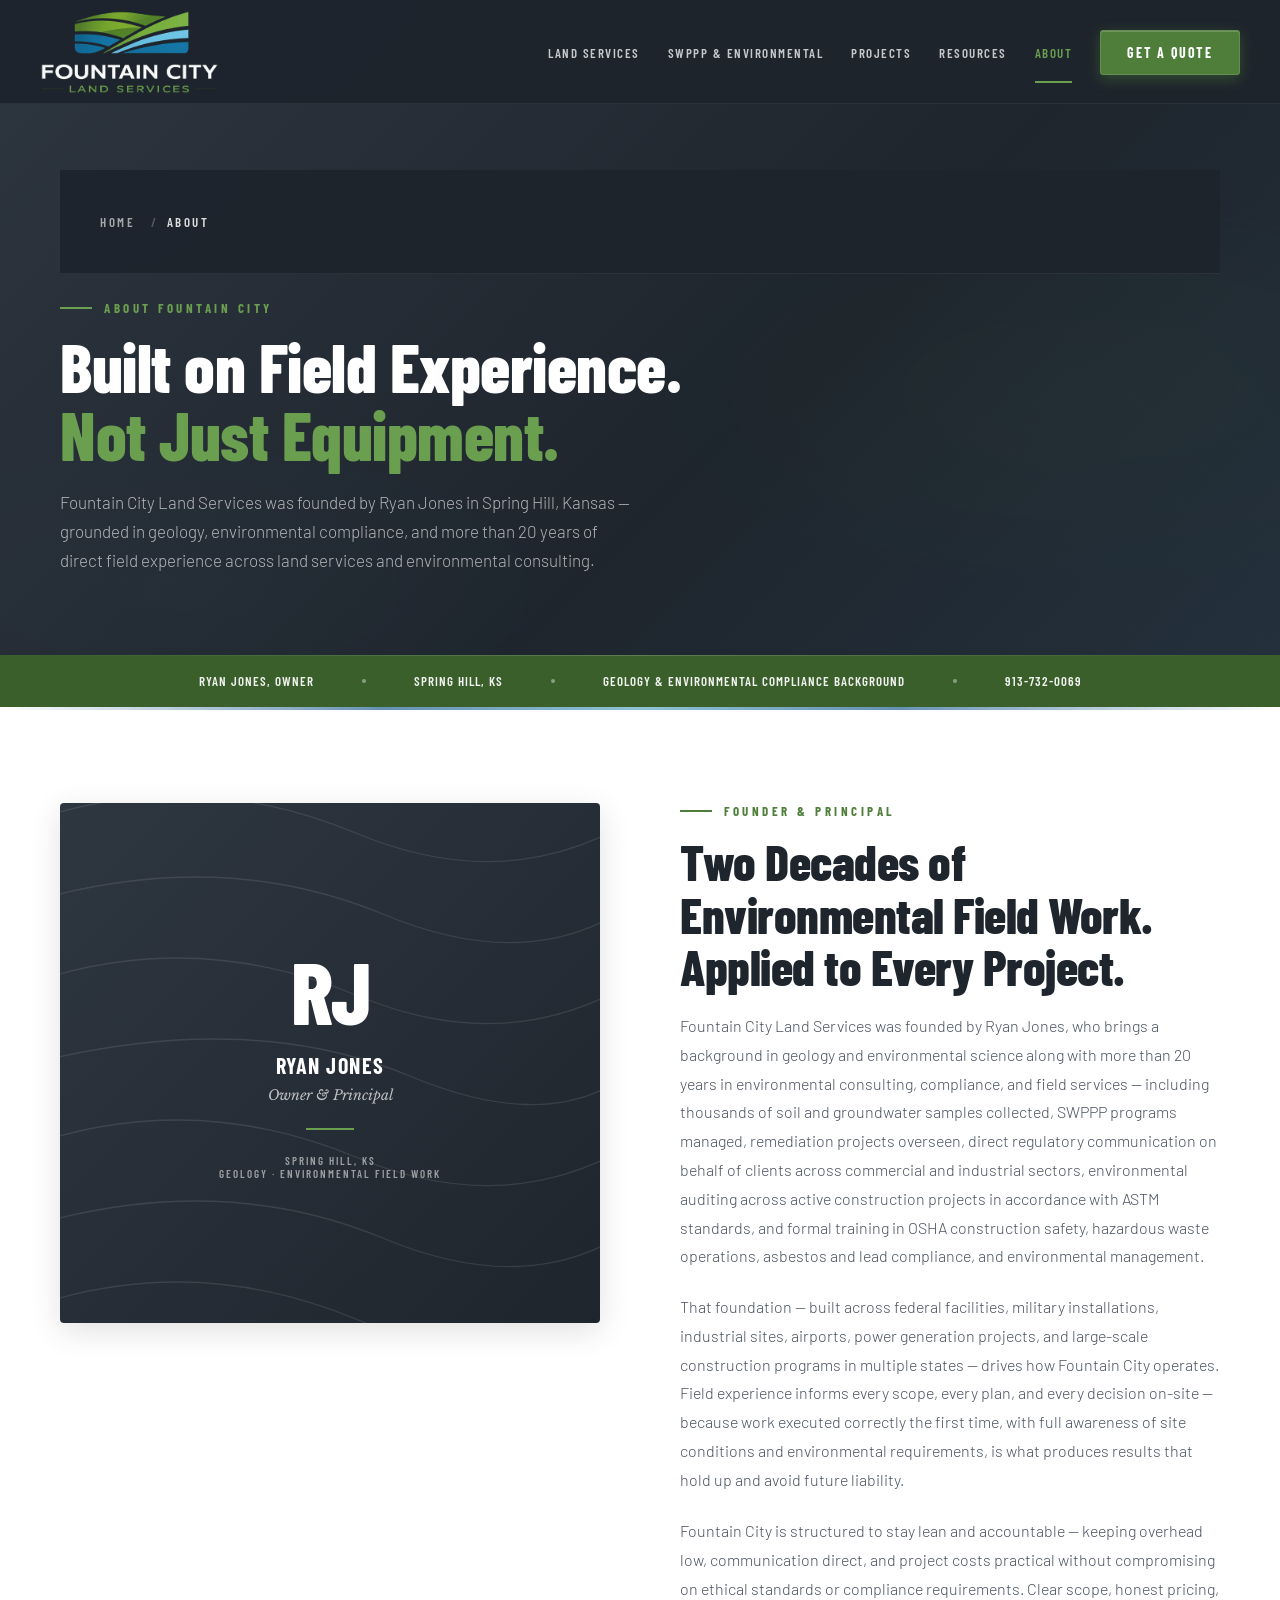
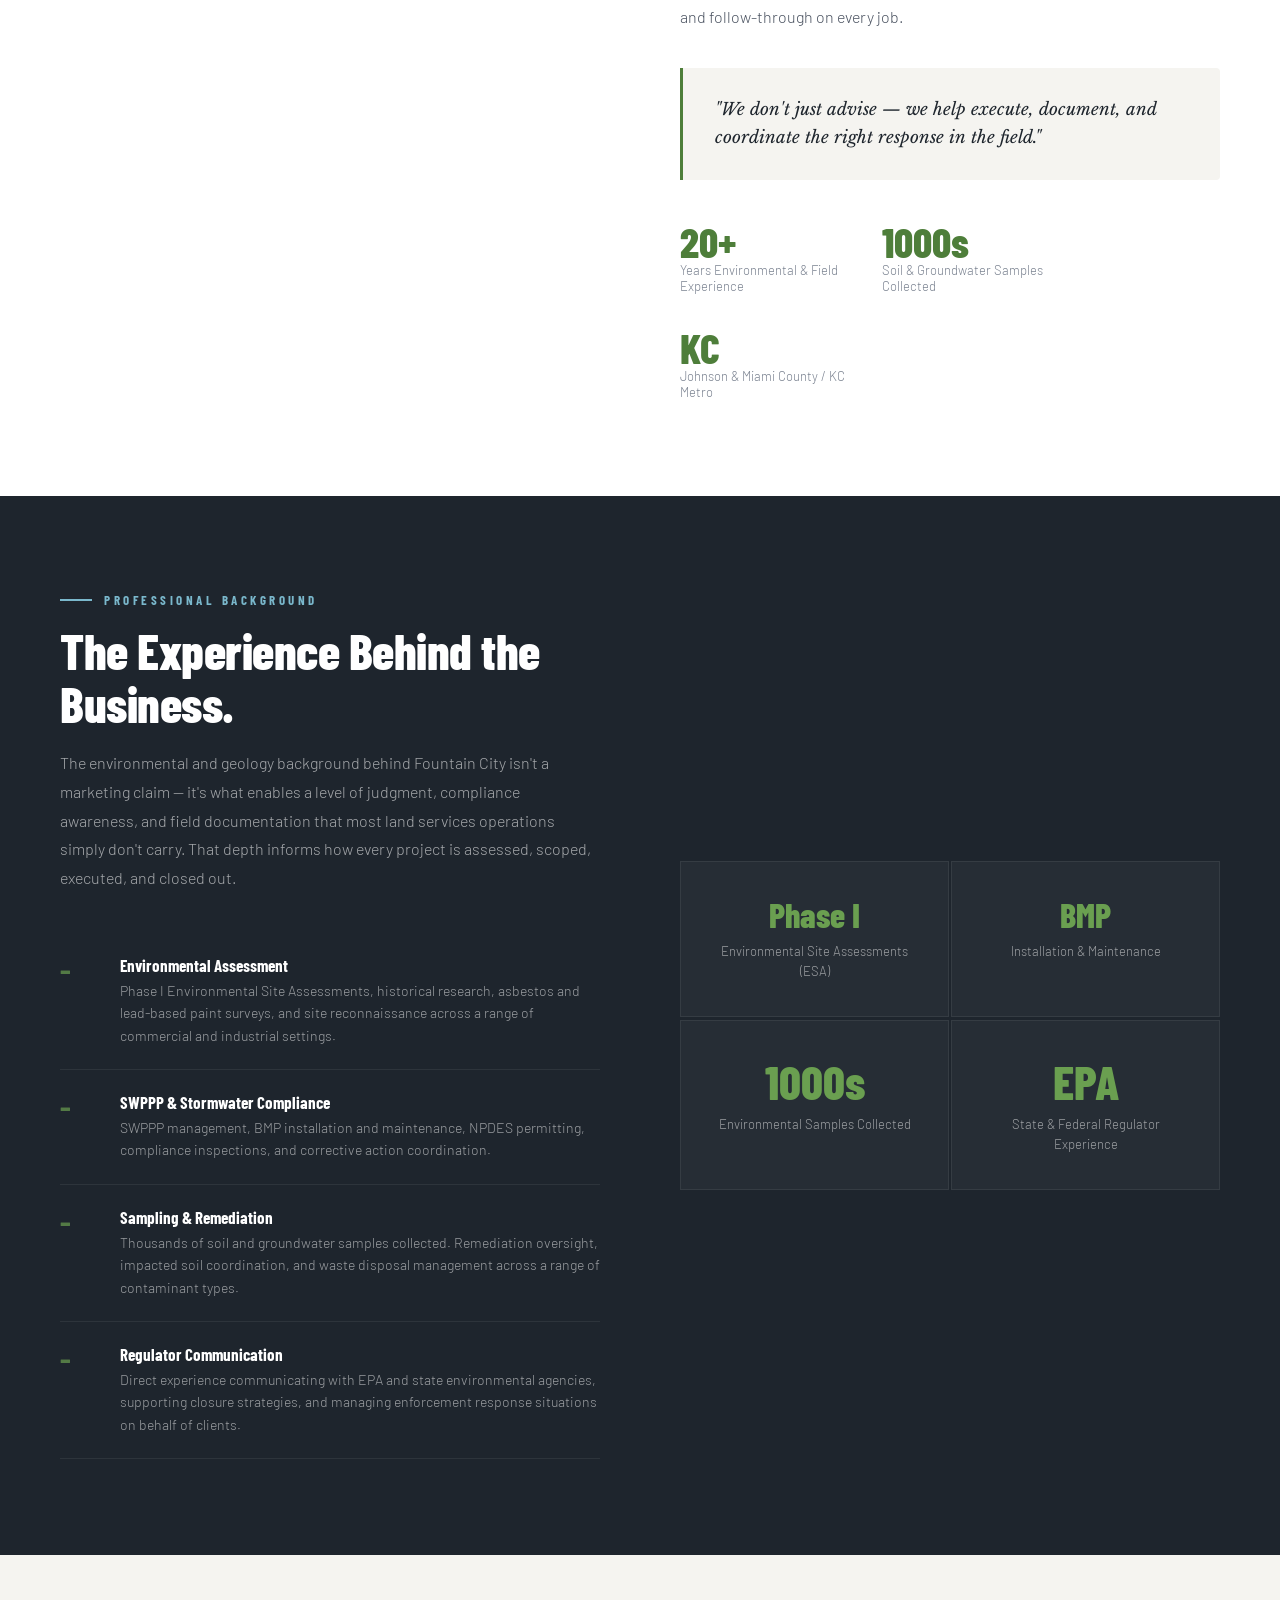
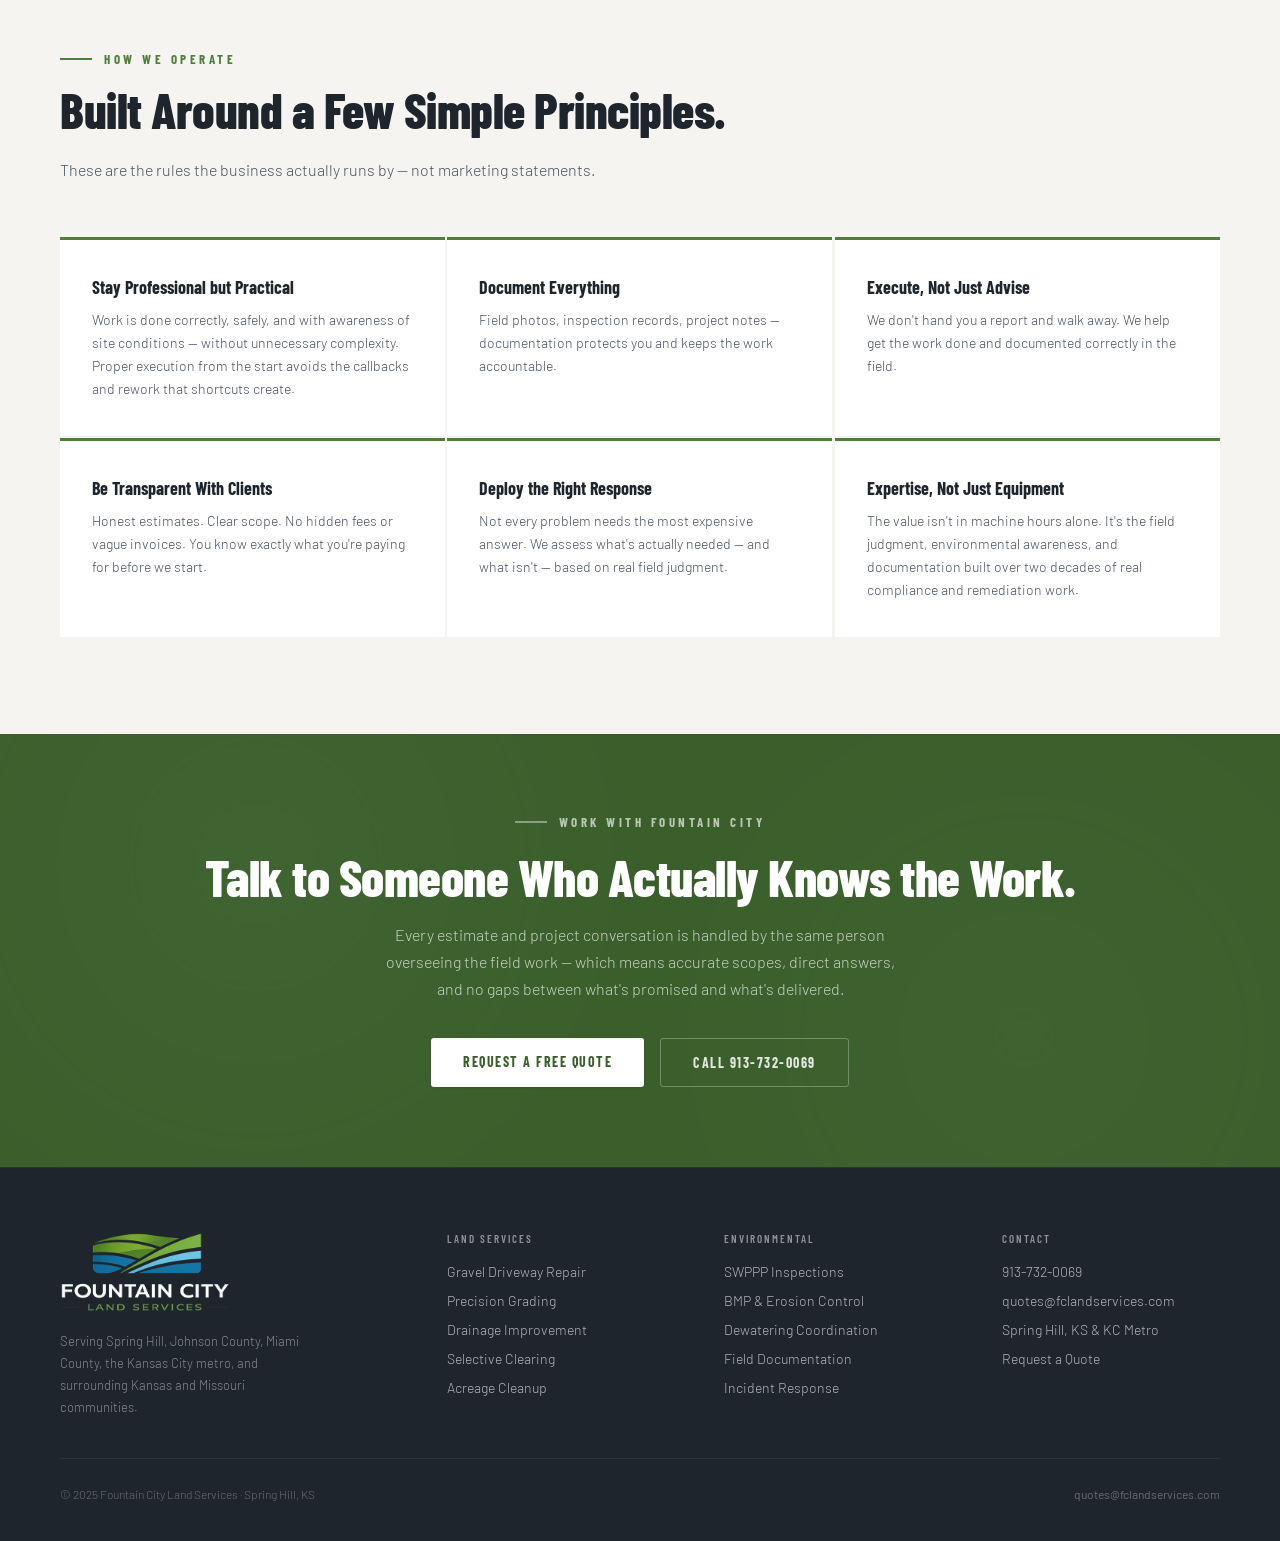
<file: about.html>
<!DOCTYPE html>
<html lang="en">
<head>
  <meta charset="UTF-8">
  <meta name="viewport" content="width=device-width, initial-scale=1.0">
  <meta name="theme-color" content="#1e252d">

  <title>About Ryan Jones | Fountain City Land Services | Spring Hill, KS</title>
  <meta name="description" content="Ryan Jones founded Fountain City Land Services in Spring Hill, KS. With 20+ years of environmental consulting, geology, and field compliance experience, he brings practical judgment to every land services and SWPPP project across Johnson County, Miami County, and the Kansas City metro.">
  <link rel="canonical" href="https://fclandservices.com/about.html">

  <!-- Geo signals -->
  <meta name="geo.region" content="US-KS">
  <meta name="geo.placename" content="Spring Hill, Kansas">
  <meta name="geo.position" content="38.7406;-94.8233">
  <meta name="ICBM" content="38.7406, -94.8233">

  <!-- Open Graph -->
  <meta property="og:type" content="profile">
  <meta property="og:site_name" content="Fountain City Land Services">
  <meta property="og:url" content="https://fclandservices.com/about.html">
  <meta property="og:title" content="About Ryan Jones | Fountain City Land Services">
  <meta property="og:description" content="20+ years of environmental consulting, geology, and field compliance experience — applied to every land services and SWPPP project across the KC metro.">
  <meta property="og:image" content="https://fclandservices.com/assets/images/skid-steer-golden-hour.png">
  <meta property="og:image:alt" content="Skid steer grading a rural driveway at golden hour — Fountain City Land Services">
  <meta property="og:image:width" content="1893">
  <meta property="og:image:height" content="831">
  <meta property="og:locale" content="en_US">
  <meta property="profile:first_name" content="Ryan">
  <meta property="profile:last_name" content="Jones">

  <!-- Twitter Card -->
  <meta name="twitter:card" content="summary_large_image">
  <meta name="twitter:title" content="About Ryan Jones | Fountain City Land Services">
  <meta name="twitter:description" content="Founder Ryan Jones brings 20+ years of environmental field experience to every project.">
  <meta name="twitter:image" content="https://fclandservices.com/assets/images/skid-steer-golden-hour.png">

  <!-- Performance hints -->
  <link rel="preconnect" href="https://fonts.googleapis.com">
  <link rel="preconnect" href="https://fonts.gstatic.com" crossorigin>
  <link href="https://fonts.googleapis.com/css2?family=Barlow+Condensed:wght@400;600;700;800&family=Libre+Baskerville:ital,wght@0,400;1,400&family=Barlow:wght@300;400;500;600&display=swap" rel="stylesheet">
  <link rel="stylesheet" href="assets/css/style.css">
  <link rel="icon" type="image/png" sizes="16x16" href="assets/images/favicon-16.png">
  <link rel="icon" type="image/png" sizes="32x32" href="assets/images/favicon-32.png">
  <link rel="icon" type="image/png" sizes="48x48" href="assets/images/favicon-48.png">
  <link rel="icon" type="image/png" sizes="96x96" href="assets/images/favicon-96.png">
  <link rel="apple-touch-icon" sizes="180x180" href="assets/images/apple-touch-icon.png">
  <link rel="icon" type="image/png" sizes="192x192" href="assets/images/icon-192.png">
  <link rel="icon" type="image/png" sizes="512x512" href="assets/images/icon-512.png">

  <!-- BreadcrumbList -->
  <script type="application/ld+json">
  {
    "@context": "https://schema.org",
    "@type": "BreadcrumbList",
    "itemListElement": [
      {"@type": "ListItem", "position": 1, "name": "Home", "item": "https://fclandservices.com/"},
      {"@type": "ListItem", "position": 2, "name": "About", "item": "https://fclandservices.com/about.html"}
    ]
  }
  </script>

  <!-- Person schema for Ryan Jones, founder/principal -->
  <script type="application/ld+json">
  {
    "@context": "https://schema.org",
    "@type": "Person",
    "@id": "https://fclandservices.com/about.html#ryan-jones",
    "name": "Ryan Jones",
    "givenName": "Ryan",
    "familyName": "Jones",
    "jobTitle": "Owner & Principal",
    "description": "Founder of Fountain City Land Services. Background in geology and environmental science with more than 20 years in environmental consulting, compliance, and field services.",
    "worksFor": {"@id": "https://fclandservices.com/#business"},
    "knowsAbout": [
      "Land Services",
      "Grading and Leveling",
      "Driveway Restoration",
      "Brush Clearing",
      "SWPPP Management",
      "Stormwater Pollution Prevention",
      "Best Management Practices (BMP)",
      "Erosion and Sediment Control",
      "Phase I Environmental Site Assessments",
      "Soil and Groundwater Sampling",
      "Remediation Oversight",
      "NPDES Permitting",
      "Environmental Compliance",
      "OSHA Construction Safety",
      "Hazardous Waste Operations (HAZWOPER)"
    ],
    "knowsLanguage": "en",
    "address": {
      "@type": "PostalAddress",
      "addressLocality": "Spring Hill",
      "addressRegion": "KS",
      "postalCode": "66083",
      "addressCountry": "US"
    },
    "telephone": "+1-913-732-0069",
    "email": "quotes@fclandservices.com",
    "url": "https://fclandservices.com/about.html"
  }
  </script>

  <!-- LocalBusiness reference for cross-page entity linking -->
  <script type="application/ld+json">
  {
    "@context": "https://schema.org",
    "@type": "LocalBusiness",
    "@id": "https://fclandservices.com/#business",
    "name": "Fountain City Land Services",
    "url": "https://fclandservices.com/",
    "telephone": "+1-913-732-0069",
    "founder": {"@id": "https://fclandservices.com/about.html#ryan-jones"}
  }
  </script>

<style>
.about-grid { display:grid; grid-template-columns:1fr 1fr; gap:80px; align-items:start; }
.about-photo {
  background: linear-gradient(135deg, var(--charcoal) 0%, var(--charcoal-dark) 100%);
  border-radius:4px;
  height:520px;
  display:flex;
  align-items:center;
  justify-content:center;
  position:sticky;
  top:88px;
  overflow:hidden;
  box-shadow: 0 8px 32px rgba(0,0,0,0.12);
}
.about-photo-inner {
  position:relative;
  z-index:2;
  text-align:center;
  padding: 40px 32px;
}
.about-photo-monogram {
  font-family:'Barlow Condensed', sans-serif;
  font-weight:800;
  font-size:88px;
  color:#fff;
  letter-spacing:-2px;
  line-height:1;
  margin-bottom:18px;
}
.about-photo-name {
  font-family:'Barlow Condensed', sans-serif;
  font-weight:700;
  font-size:22px;
  color:#fff;
  letter-spacing:1.5px;
  text-transform:uppercase;
  margin-bottom:8px;
}
.about-photo-role {
  font-family:'Libre Baskerville', serif;
  font-style:italic;
  font-size:14px;
  color: rgba(255,255,255,0.7);
  margin-bottom:24px;
}
.about-photo-rule {
  width:48px;
  height:2px;
  background: var(--green-light);
  margin: 0 auto 24px;
}
.about-photo-meta {
  font-family:'Barlow Condensed', sans-serif;
  font-weight:600;
  font-size:11px;
  letter-spacing:2px;
  text-transform:uppercase;
  color: rgba(255,255,255,0.55);
}
.about-photo svg.topo-bg {
  position:absolute;
  inset:0;
  width:100%;
  height:100%;
  opacity:0.10;
  z-index:1;
}

.principles-grid { display:grid; grid-template-columns:repeat(3,1fr); gap:2px; margin-top:52px; }
.principle-card {
  background:#fff;
  padding:36px 32px;
  border-top:3px solid var(--green);
  transition: transform 0.25s ease, box-shadow 0.25s ease;
}
.principle-card:hover {
  transform: translateY(-3px);
  box-shadow: 0 8px 24px rgba(0,0,0,0.08);
}
.principle-card h4 { font-family:"Barlow Condensed",sans-serif; font-weight:700; font-size:18px; color:var(--charcoal-dark); margin-bottom:10px; }
.principle-card p { font-size:14px; color:var(--text-mid); line-height:1.65; font-weight:300; }
.exp-items { margin-top:32px; display:grid; grid-template-columns:1fr 1fr; gap:12px; }
.exp-item { background:rgba(255,255,255,0.04); border:1px solid rgba(255,255,255,0.07); padding:14px 16px; border-radius:3px; font-size:13px; color:rgba(255,255,255,0.65); font-weight:300; }

@media(max-width:960px){
  .about-grid{grid-template-columns:1fr; gap:48px;}
  .about-photo{position:static; height:340px;}
  .about-photo-monogram{font-size:64px;}
  .principles-grid{grid-template-columns:1fr;}
  .exp-items{grid-template-columns:1fr;}
}
</style>
</head>
<body>

<a class="skip-link" href="#main">Skip to main content</a>

<nav aria-label="Primary">
  <a href="index.html" class="nav-logo" aria-label="Fountain City Land Services — Home">
    <img src="assets/images/logo.png" alt="Fountain City Land Services logo" width="451" height="212"
         onerror="this.style.display='none';this.nextElementSibling.style.display='block'">
    <div class="nav-logo-fallback">FOUNTAIN CITY<span>LAND SERVICES</span></div>
  </a>
  <ul class="nav-links">
    <li><a href="services.html">Land Services</a></li>
    <li><a href="environmental.html">SWPPP &amp; Environmental</a></li>
    <li><a href="projects.html">Projects</a></li>
    <li><a href="resources.html">Resources</a></li>
    <li><a href="about.html" class="active" aria-current="page">About</a></li>
    <li><a href="quote.html" class="nav-cta">Get a Quote</a></li>
  </ul>
  <button class="nav-hamburger" onclick="toggleMenu()" aria-label="Open menu" aria-controls="mobileMenu" aria-expanded="false" type="button">
    <span></span><span></span><span></span>
  </button>
</nav>
<div class="mobile-menu" id="mobileMenu" role="dialog" aria-label="Mobile menu">
  <a href="services.html">Land Services</a>
  <a href="environmental.html">SWPPP &amp; Environmental</a>
  <a href="projects.html">Projects</a>
  <a href="resources.html">Resources</a>
  <a href="about.html" aria-current="page">About</a>
  <a href="quote.html" class="mobile-cta">Get a Quote</a>
</div>

<main id="main">

<div class="page-hero">
  <div class="page-hero-bg"></div>
  <div class="page-hero-inner">
    <nav class="breadcrumbs" aria-label="Breadcrumb">
      <ol>
        <li><a href="index.html">Home</a></li>
        <li aria-current="page">About</li>
      </ol>
    </nav>
    <div class="section-label">About Fountain City</div>
    <h1>Built on Field Experience.<br><em>Not Just Equipment.</em></h1>
    <p>Fountain City Land Services was founded by Ryan Jones in Spring Hill, Kansas — grounded in geology, environmental compliance, and more than 20 years of direct field experience across land services and environmental consulting.</p>
  </div>
</div>

<div class="trust-bar" role="region" aria-label="Trust indicators">
  <span class="trust-item">Ryan Jones, Owner</span>
  <span class="trust-dot" aria-hidden="true"></span>
  <span class="trust-item">Spring Hill, KS</span>
  <span class="trust-dot" aria-hidden="true"></span>
  <span class="trust-item">Geology &amp; Environmental Compliance Background</span>
  <span class="trust-dot" aria-hidden="true"></span>
  <span class="trust-item"><a href="tel:+19137320069" style="color:inherit;text-decoration:none;">913-732-0069</a></span>
</div>

<section style="background:#fff;">
<div class="section-inner">
  <div class="about-grid">
    <div class="about-photo reveal" aria-hidden="false">
      <!-- Topographic-line decoration in lieu of a photo -->
      <svg class="topo-bg" viewBox="0 0 400 520" preserveAspectRatio="xMidYMid slice" xmlns="http://www.w3.org/2000/svg" aria-hidden="true">
        <g fill="none" stroke="#fff" stroke-width="1">
          <path d="M-20,80 Q100,40 220,90 T440,70"/>
          <path d="M-20,140 Q120,100 240,150 T440,130"/>
          <path d="M-20,200 Q100,160 220,210 T440,190"/>
          <path d="M-20,260 Q140,220 260,270 T440,250"/>
          <path d="M-20,320 Q100,280 220,330 T440,310"/>
          <path d="M-20,380 Q120,340 240,390 T440,370"/>
          <path d="M-20,440 Q100,400 220,450 T440,430"/>
          <path d="M-20,500 Q140,460 260,510 T440,490"/>
        </g>
      </svg>
      <div class="about-photo-inner">
        <div class="about-photo-monogram">RJ</div>
        <div class="about-photo-name">Ryan Jones</div>
        <div class="about-photo-role">Owner &amp; Principal</div>
        <div class="about-photo-rule" aria-hidden="true"></div>
        <div class="about-photo-meta">Spring Hill, KS<br>Geology &middot; Environmental Field Work</div>
      </div>
    </div>
    <div>
      <div class="section-label reveal">Founder &amp; Principal</div>
      <h2 class="section-title reveal">Two Decades of Environmental Field Work.<br>Applied to Every Project.</h2>
      <p class="section-body reveal" style="max-width:100%;margin-bottom:22px;">Fountain City Land Services was founded by Ryan Jones, who brings a background in geology and environmental science along with more than 20 years in environmental consulting, compliance, and field services — including thousands of soil and groundwater samples collected, SWPPP programs managed, remediation projects overseen, direct regulatory communication on behalf of clients across commercial and industrial sectors, environmental auditing across active construction projects in accordance with ASTM standards, and formal training in OSHA construction safety, hazardous waste operations, asbestos and lead compliance, and environmental management.</p>
      <p class="section-body reveal delay-1" style="max-width:100%;margin-bottom:22px;">That foundation — built across federal facilities, military installations, industrial sites, airports, power generation projects, and large-scale construction programs in multiple states — drives how Fountain City operates. Field experience informs every scope, every plan, and every decision on-site — because work executed correctly the first time, with full awareness of site conditions and environmental requirements, is what produces results that hold up and avoid future liability.</p>
      <p class="section-body reveal delay-2" style="max-width:100%;margin-bottom:36px;">Fountain City is structured to stay lean and accountable — keeping overhead low, communication direct, and project costs practical without compromising on ethical standards or compliance requirements. Clear scope, honest pricing, and follow-through on every job.</p>
      <div class="reveal" style="padding:28px 32px;background:var(--off-white);border-left:3px solid var(--green);border-radius:0 4px 4px 0;">
        <p style="font-family:'Libre Baskerville',serif;font-style:italic;font-size:17px;line-height:1.65;color:var(--charcoal-dark);">"We don't just advise — we help execute, document, and coordinate the right response in the field."</p>
      </div>
      <div class="reveal delay-1" style="margin-top:40px;display:flex;gap:32px;flex-wrap:wrap;">
        <div>
          <div style="font-family:'Barlow Condensed',sans-serif;font-weight:800;font-size:42px;color:var(--green);line-height:1;">20+</div>
          <div style="font-size:13px;color:var(--text-light);font-weight:300;max-width:170px;">Years Environmental &amp; Field Experience</div>
        </div>
        <div>
          <div style="font-family:'Barlow Condensed',sans-serif;font-weight:800;font-size:42px;color:var(--green);line-height:1;">1000s</div>
          <div style="font-size:13px;color:var(--text-light);font-weight:300;max-width:170px;">Soil &amp; Groundwater Samples Collected</div>
        </div>
        <div>
          <div style="font-family:'Barlow Condensed',sans-serif;font-weight:800;font-size:42px;color:var(--green);line-height:1;">KC</div>
          <div style="font-size:13px;color:var(--text-light);font-weight:300;max-width:170px;">Johnson &amp; Miami County / KC Metro</div>
        </div>
      </div>
    </div>
  </div>
</div>
</section>

<section class="diff-section">
<div class="section-inner">
  <div class="diff-grid">
    <div class="diff-content">
      <div class="section-label reveal">Professional Background</div>
      <h2 class="section-title reveal">The Experience Behind the Business.</h2>
      <p class="section-body reveal">The environmental and geology background behind Fountain City isn't a marketing claim — it's what enables a level of judgment, compliance awareness, and field documentation that most land services operations simply don't carry. That depth informs how every project is assessed, scoped, executed, and closed out.</p>
      <div class="diff-points">
        <div class="diff-point reveal"><span class="diff-num">–</span><div class="diff-point-text"><h4>Environmental Assessment</h4><p>Phase I Environmental Site Assessments, historical research, asbestos and lead-based paint surveys, and site reconnaissance across a range of commercial and industrial settings.</p></div></div>
        <div class="diff-point reveal delay-1"><span class="diff-num">–</span><div class="diff-point-text"><h4>SWPPP &amp; Stormwater Compliance</h4><p>SWPPP management, BMP installation and maintenance, NPDES permitting, compliance inspections, and corrective action coordination.</p></div></div>
        <div class="diff-point reveal delay-2"><span class="diff-num">–</span><div class="diff-point-text"><h4>Sampling &amp; Remediation</h4><p>Thousands of soil and groundwater samples collected. Remediation oversight, impacted soil coordination, and waste disposal management across a range of contaminant types.</p></div></div>
        <div class="diff-point reveal delay-3"><span class="diff-num">–</span><div class="diff-point-text"><h4>Regulator Communication</h4><p>Direct experience communicating with EPA and state environmental agencies, supporting closure strategies, and managing enforcement response situations on behalf of clients.</p></div></div>
      </div>
    </div>
    <div>
      <div class="diff-stats">
        <div class="stat-card reveal"><span class="stat-num" style="font-size:34px;">Phase&nbsp;I</span><span class="stat-label">Environmental Site Assessments (ESA)</span></div>
        <div class="stat-card reveal delay-1"><span class="stat-num" style="font-size:34px;">BMP</span><span class="stat-label">Installation &amp; Maintenance</span></div>
        <div class="stat-card reveal delay-2"><span class="stat-num">1000s</span><span class="stat-label">Environmental Samples Collected</span></div>
        <div class="stat-card reveal delay-3"><span class="stat-num">EPA</span><span class="stat-label">State &amp; Federal Regulator Experience</span></div>
      </div>
    </div>
  </div>
</div>
</section>

<section style="background:var(--off-white);">
<div class="section-inner">
  <div class="section-label reveal">How We Operate</div>
  <h2 class="section-title reveal">Built Around a Few Simple Principles.</h2>
  <p class="section-body reveal">These are the rules the business actually runs by — not marketing statements.</p>
  <div class="principles-grid">
    <div class="principle-card reveal"><h4>Stay Professional but Practical</h4><p>Work is done correctly, safely, and with awareness of site conditions — without unnecessary complexity. Proper execution from the start avoids the callbacks and rework that shortcuts create.</p></div>
    <div class="principle-card reveal delay-1"><h4>Document Everything</h4><p>Field photos, inspection records, project notes — documentation protects you and keeps the work accountable.</p></div>
    <div class="principle-card reveal delay-2"><h4>Execute, Not Just Advise</h4><p>We don't hand you a report and walk away. We help get the work done and documented correctly in the field.</p></div>
    <div class="principle-card reveal"><h4>Be Transparent With Clients</h4><p>Honest estimates. Clear scope. No hidden fees or vague invoices. You know exactly what you're paying for before we start.</p></div>
    <div class="principle-card reveal delay-1"><h4>Deploy the Right Response</h4><p>Not every problem needs the most expensive answer. We assess what's actually needed — and what isn't — based on real field judgment.</p></div>
    <div class="principle-card reveal delay-2"><h4>Expertise, Not Just Equipment</h4><p>The value isn't in machine hours alone. It's the field judgment, environmental awareness, and documentation built over two decades of real compliance and remediation work.</p></div>
  </div>
</div>
</section>

<section class="quote-section">
  <div class="section-label">Work With Fountain City</div>
  <h2>Talk to Someone Who Actually Knows the Work.</h2>
  <p>Every estimate and project conversation is handled by the same person overseeing the field work — which means accurate scopes, direct answers, and no gaps between what's promised and what's delivered.</p>
  <div style="display:flex;gap:16px;justify-content:center;flex-wrap:wrap;">
    <a href="quote.html" class="btn-primary" style="background:#fff;color:var(--green-dark);">Request a Free Quote</a>
    <a href="tel:+19137320069" class="btn-ghost">Call 913-732-0069</a>
  </div>
</section>

</main>

<footer>
  <div class="footer-inner">
    <div class="footer-brand">
      <img src="assets/images/logo.png" alt="Fountain City Land Services" width="451" height="212" onerror="this.style.display='none'">
      <p>Serving Spring Hill, Johnson County, Miami County, the Kansas City metro, and surrounding Kansas and Missouri communities.</p>
    </div>
    <div class="footer-col"><h4>Land Services</h4><ul>
      <li><a href="services.html#driveway">Gravel Driveway Repair</a></li>
      <li><a href="services.html#grading">Precision Grading</a></li>
      <li><a href="services.html#drainage">Drainage Improvement</a></li>
      <li><a href="services.html#brush">Selective Clearing</a></li>
      <li><a href="services.html#rural">Acreage Cleanup</a></li>
    </ul></div>
    <div class="footer-col"><h4>Environmental</h4><ul>
      <li><a href="environmental.html#swppp">SWPPP Inspections</a></li>
      <li><a href="environmental.html#bmp">BMP &amp; Erosion Control</a></li>
      <li><a href="environmental.html#dewatering">Dewatering Coordination</a></li>
      <li><a href="environmental.html#documentation">Field Documentation</a></li>
      <li><a href="environmental.html#incident">Incident Response</a></li>
    </ul></div>
    <div class="footer-col"><h4>Contact</h4><ul>
      <li><a href="tel:+19137320069">913-732-0069</a></li>
      <li><a href="mailto:quotes@fclandservices.com">quotes@fclandservices.com</a></li>
      <li><span>Spring Hill, KS &amp; KC Metro</span></li>
      <li><a href="quote.html">Request a Quote</a></li>
    </ul></div>
  </div>
  <div class="footer-bottom">
    <p>&copy; 2025 Fountain City Land Services &middot; Spring Hill, KS</p>
    <a href="mailto:quotes@fclandservices.com">quotes@fclandservices.com</a>
  </div>
</footer>

<!-- Mobile sticky CTA bar -->
<div class="mobile-cta-bar" role="region" aria-label="Quick contact">
  <a href="tel:+19137320069" class="mcta-call" aria-label="Call 913-732-0069">
    <svg viewBox="0 0 24 24" fill="none" stroke="currentColor" stroke-width="2" stroke-linecap="round" stroke-linejoin="round" aria-hidden="true"><path d="M22 16.92v3a2 2 0 0 1-2.18 2 19.79 19.79 0 0 1-8.63-3.07 19.5 19.5 0 0 1-6-6 19.79 19.79 0 0 1-3.07-8.67A2 2 0 0 1 4.11 2h3a2 2 0 0 1 2 1.72 12.84 12.84 0 0 0 .7 2.81 2 2 0 0 1-.45 2.11L8.09 9.91a16 16 0 0 0 6 6l1.27-1.27a2 2 0 0 1 2.11-.45 12.84 12.84 0 0 0 2.81.7A2 2 0 0 1 22 16.92z"/></svg>
    Call
  </a>
  <a href="sms:+19137320069" class="mcta-text" aria-label="Text 913-732-0069">
    <svg viewBox="0 0 24 24" fill="none" stroke="currentColor" stroke-width="2" stroke-linecap="round" stroke-linejoin="round" aria-hidden="true"><path d="M21 15a2 2 0 0 1-2 2H7l-4 4V5a2 2 0 0 1 2-2h14a2 2 0 0 1 2 2z"/></svg>
    Text
  </a>
  <a href="quote.html" class="mcta-quote">
    <svg viewBox="0 0 24 24" fill="none" stroke="currentColor" stroke-width="2" stroke-linecap="round" stroke-linejoin="round" aria-hidden="true"><path d="M14 2H6a2 2 0 0 0-2 2v16a2 2 0 0 0 2 2h12a2 2 0 0 0 2-2V8z"/><polyline points="14 2 14 8 20 8"/><line x1="9" y1="15" x2="15" y2="15"/></svg>
    Get a Quote
  </a>
</div>

<script>
  function toggleMenu(){
    var menu = document.getElementById('mobileMenu');
    var btn = document.querySelector('.nav-hamburger');
    var open = menu.classList.toggle('open');
    if (btn) btn.setAttribute('aria-expanded', open ? 'true' : 'false');
  }
  // Scroll-reveal — IntersectionObserver
  (function(){
    if (!('IntersectionObserver' in window)) {
      document.querySelectorAll('.reveal').forEach(function(el){ el.classList.add('is-visible'); });
      return;
    }
    var io = new IntersectionObserver(function(entries){
      entries.forEach(function(e){
        if (e.isIntersecting) { e.target.classList.add('is-visible'); io.unobserve(e.target); }
      });
    }, { threshold: 0.12, rootMargin: '0px 0px -40px 0px' });
    document.querySelectorAll('.reveal').forEach(function(el){ io.observe(el); });
  })();
</script>
</body>
</html>
</file>
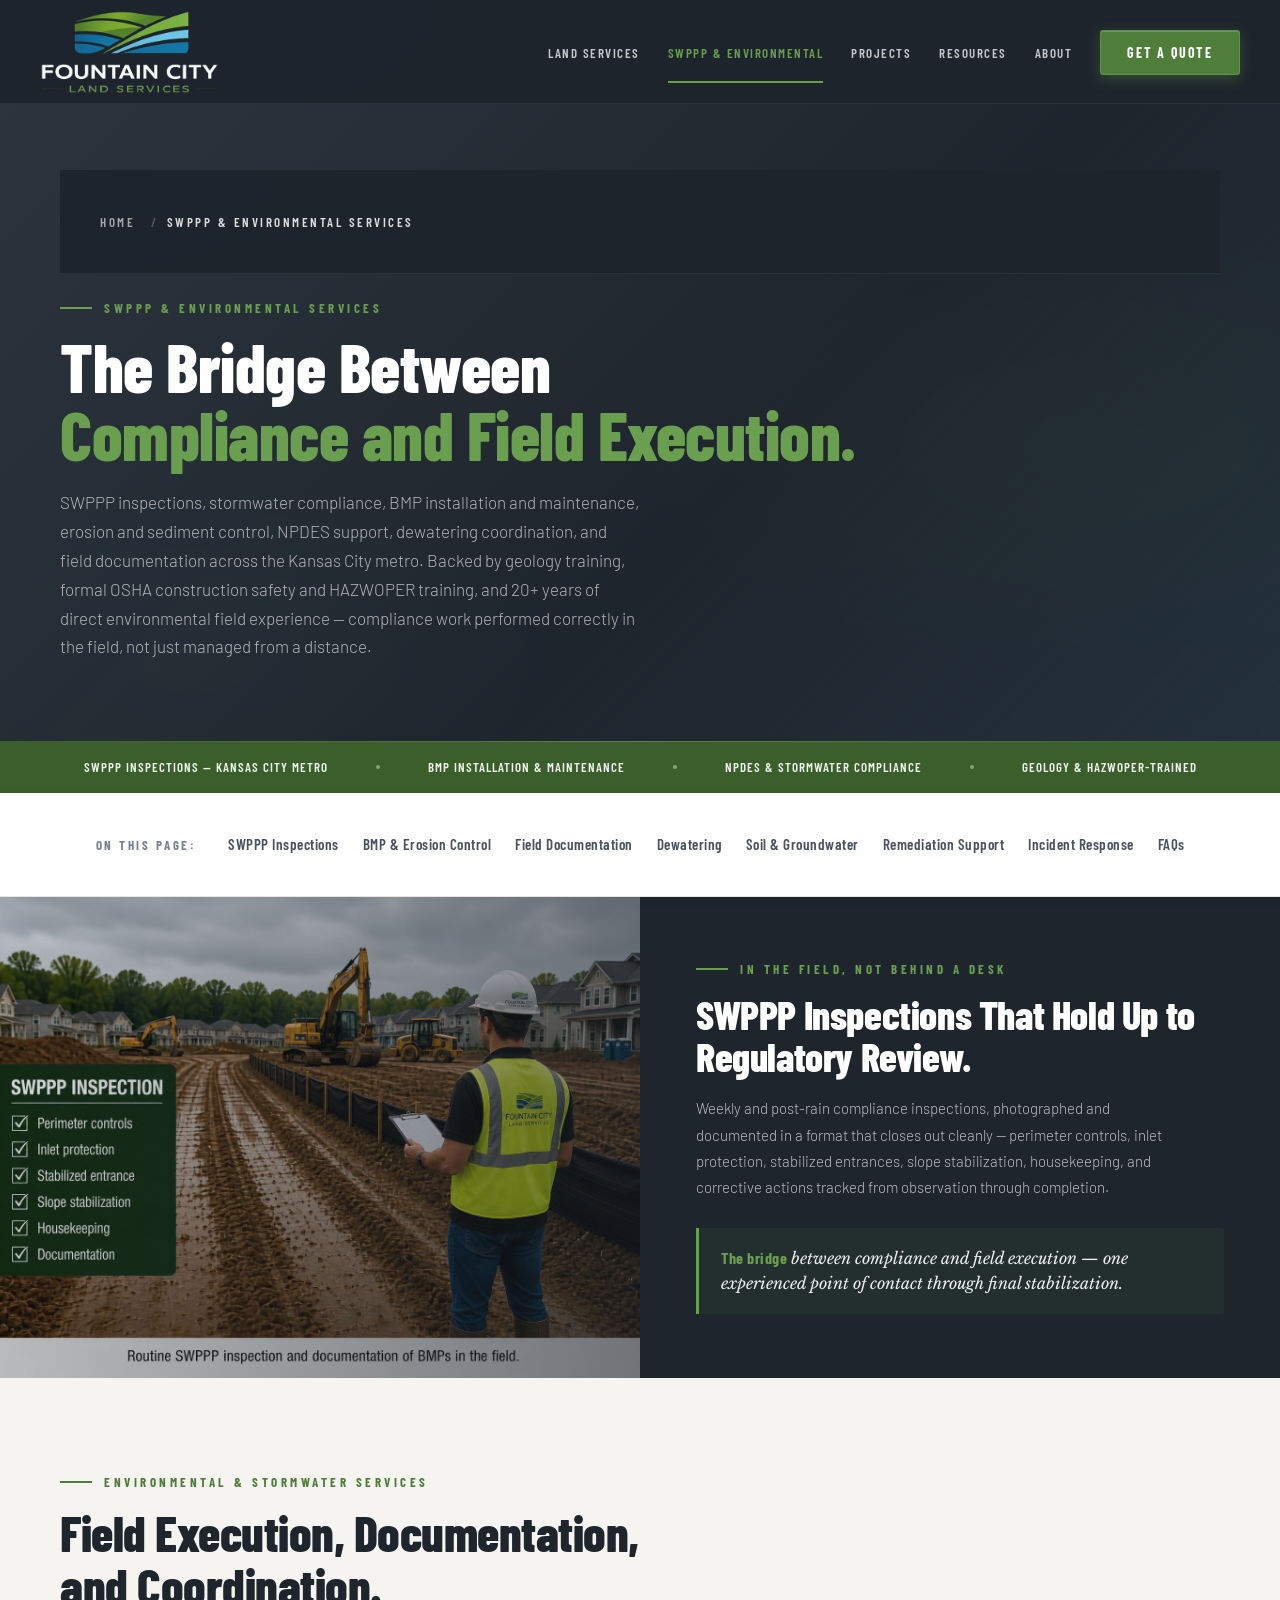
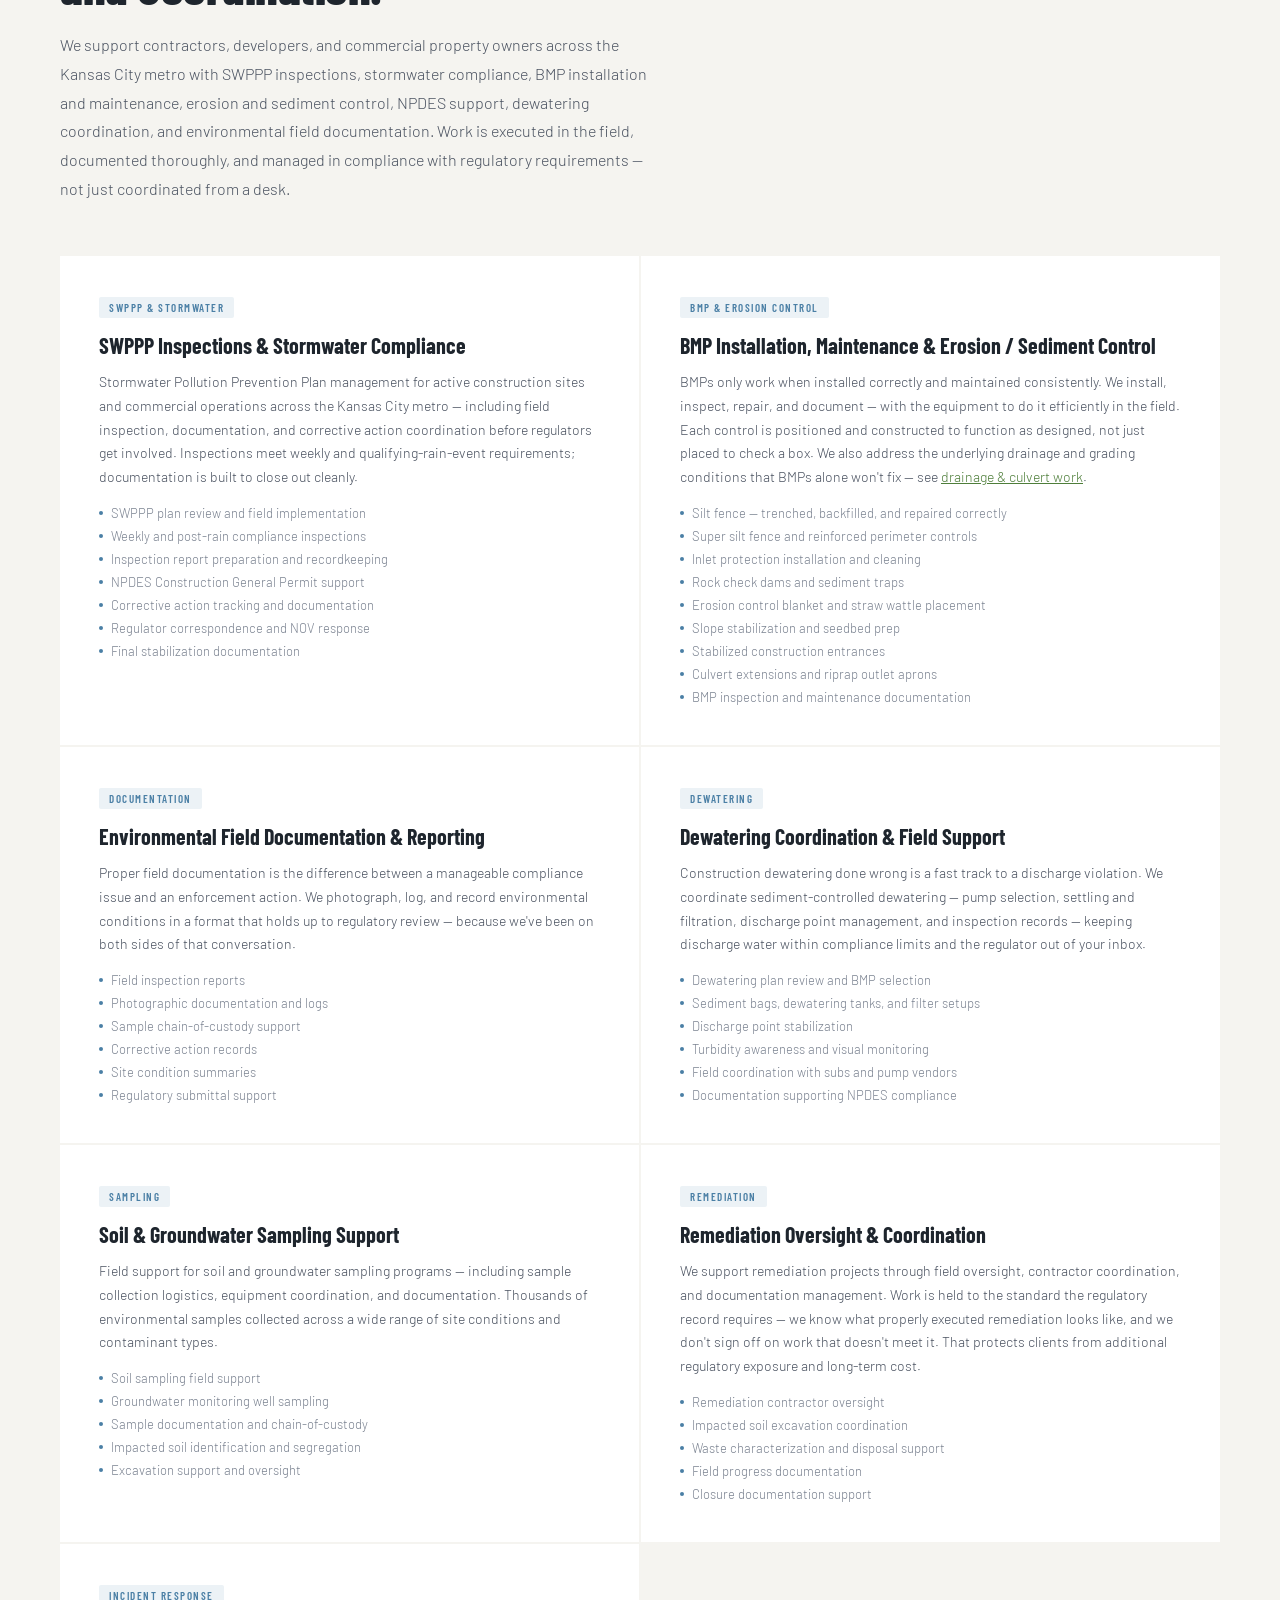
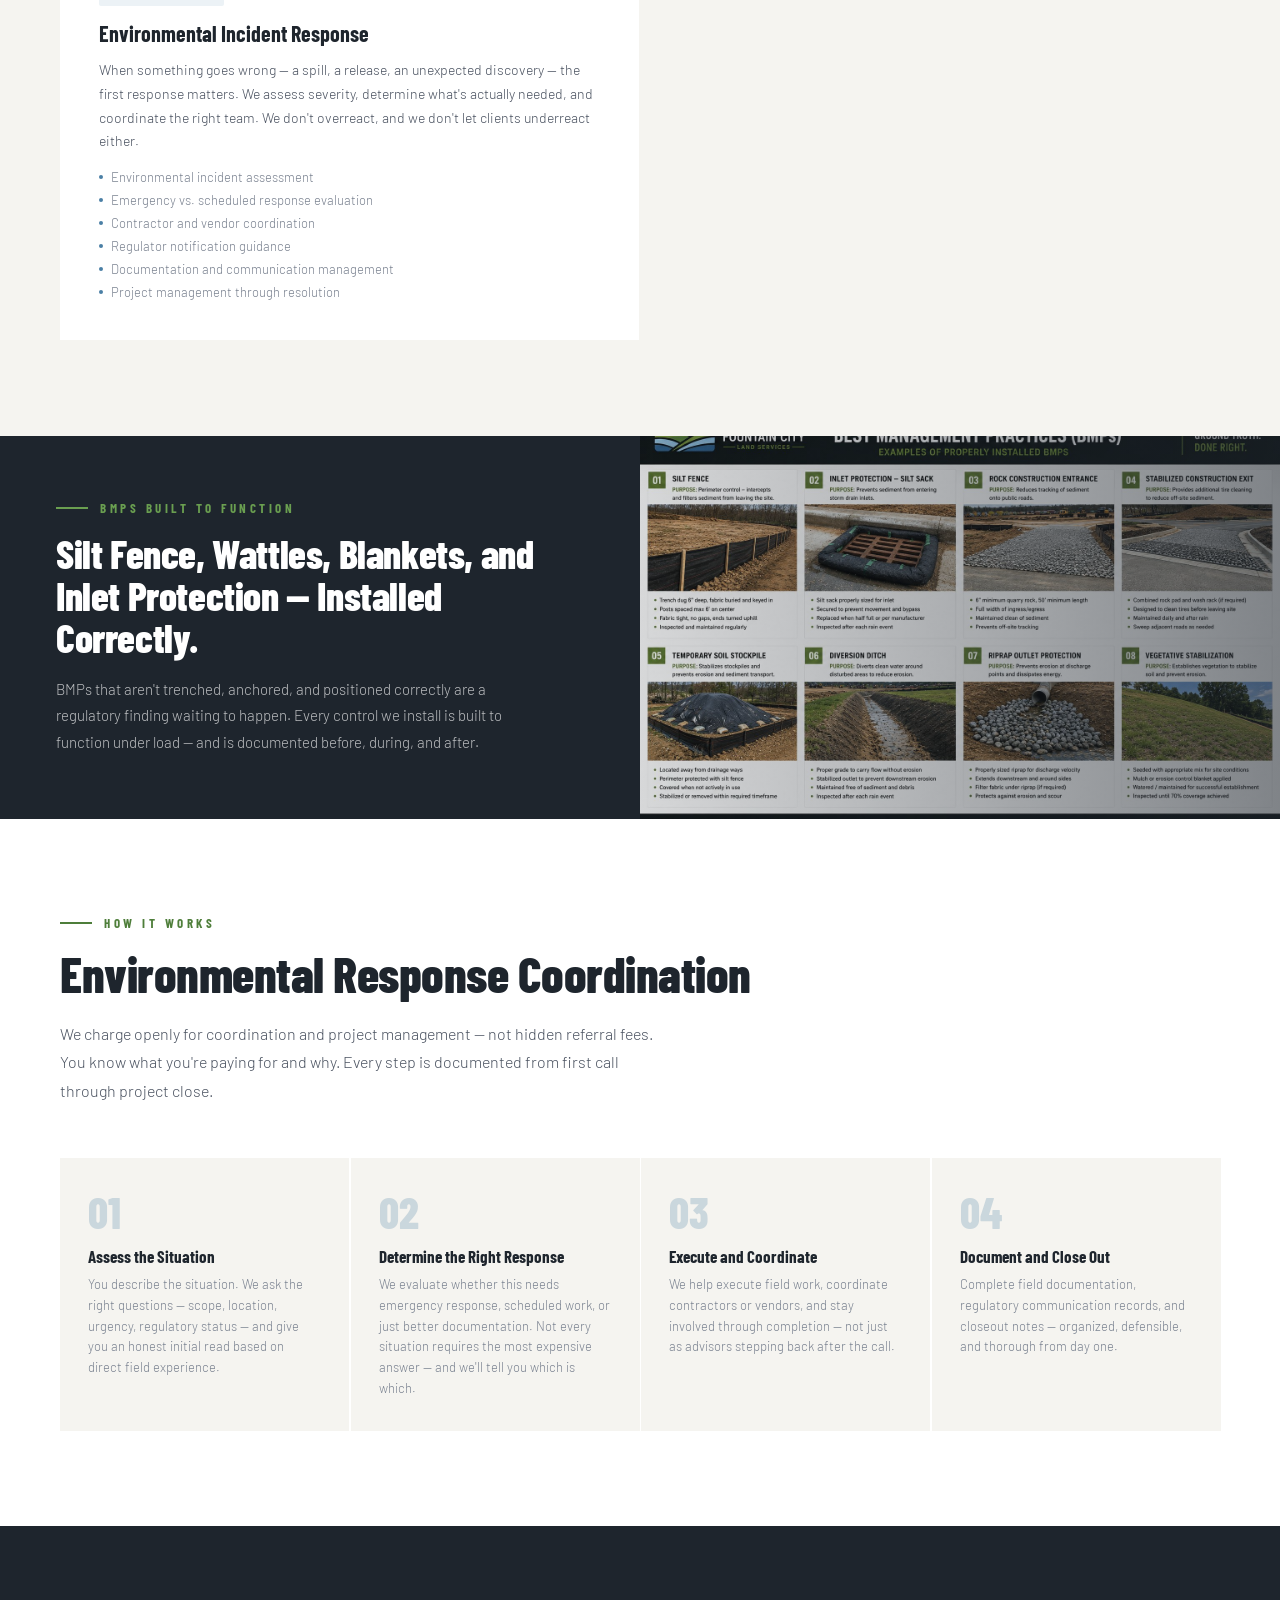
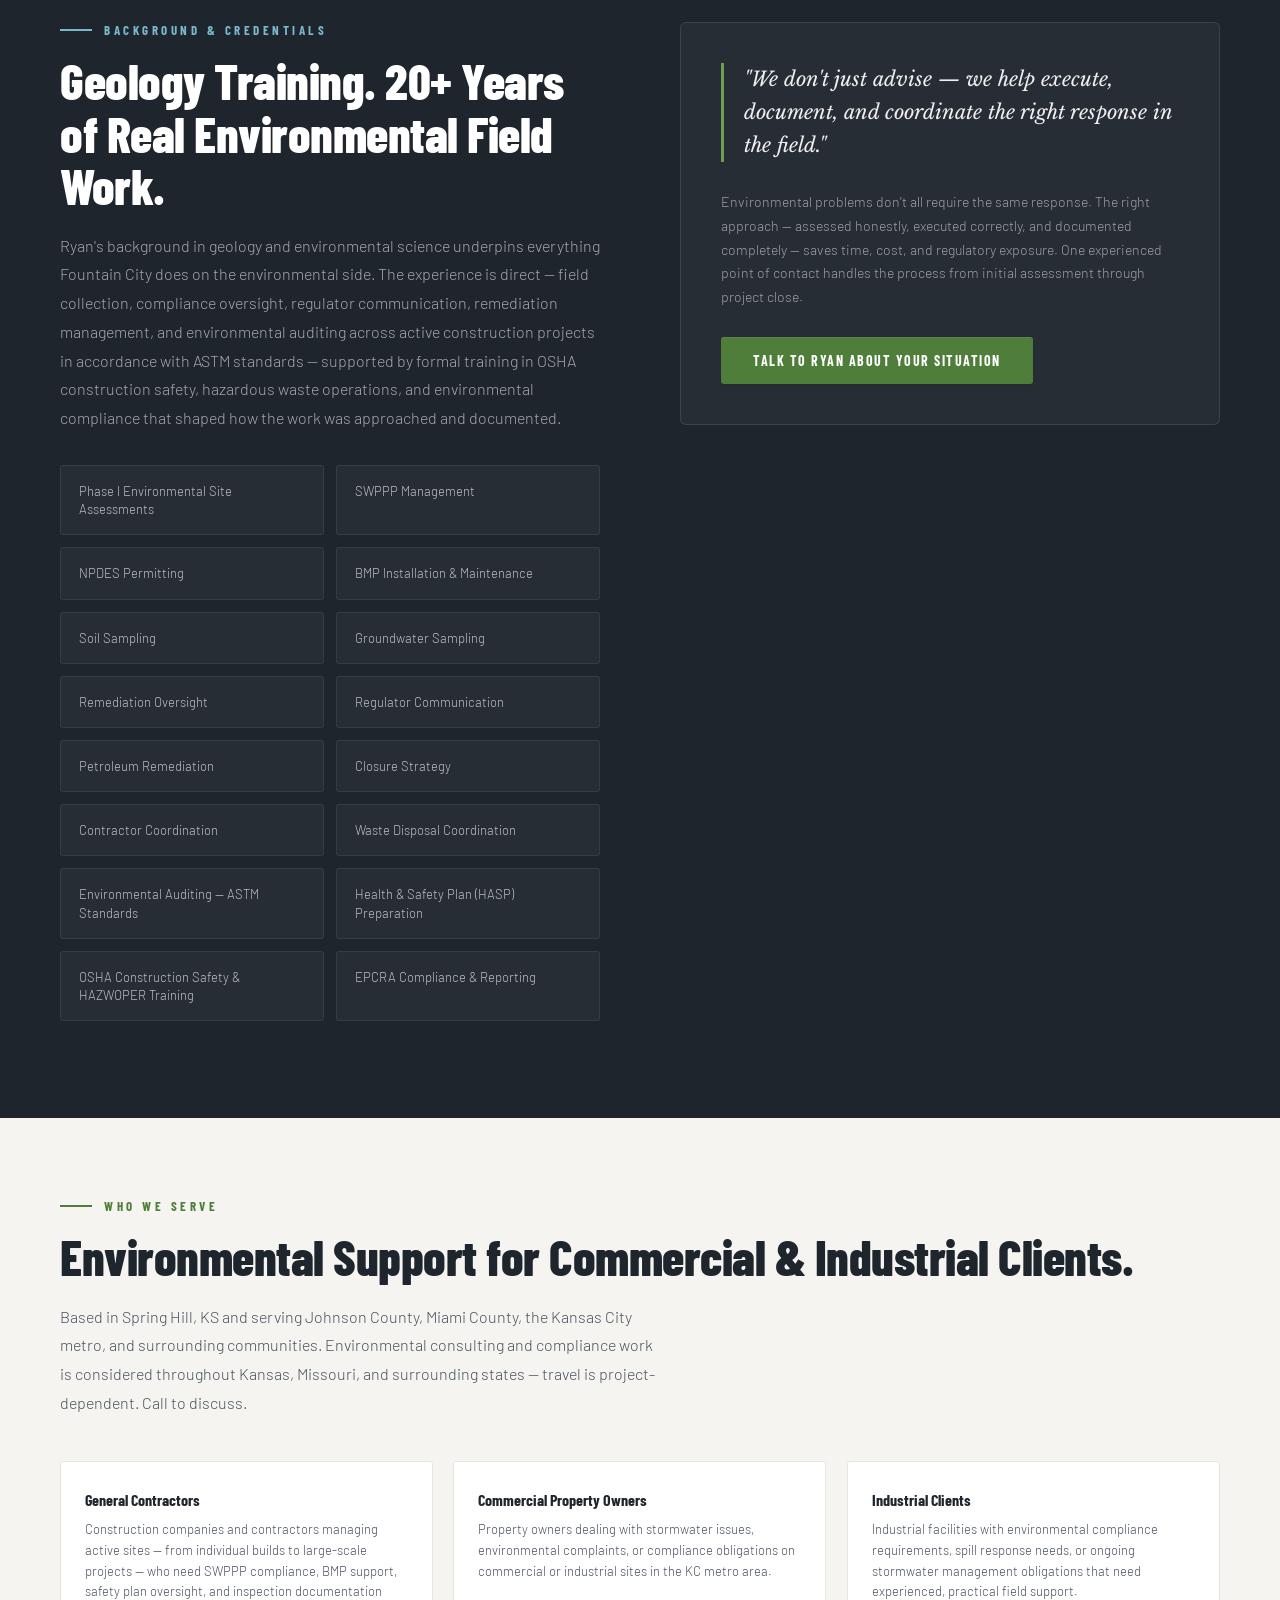
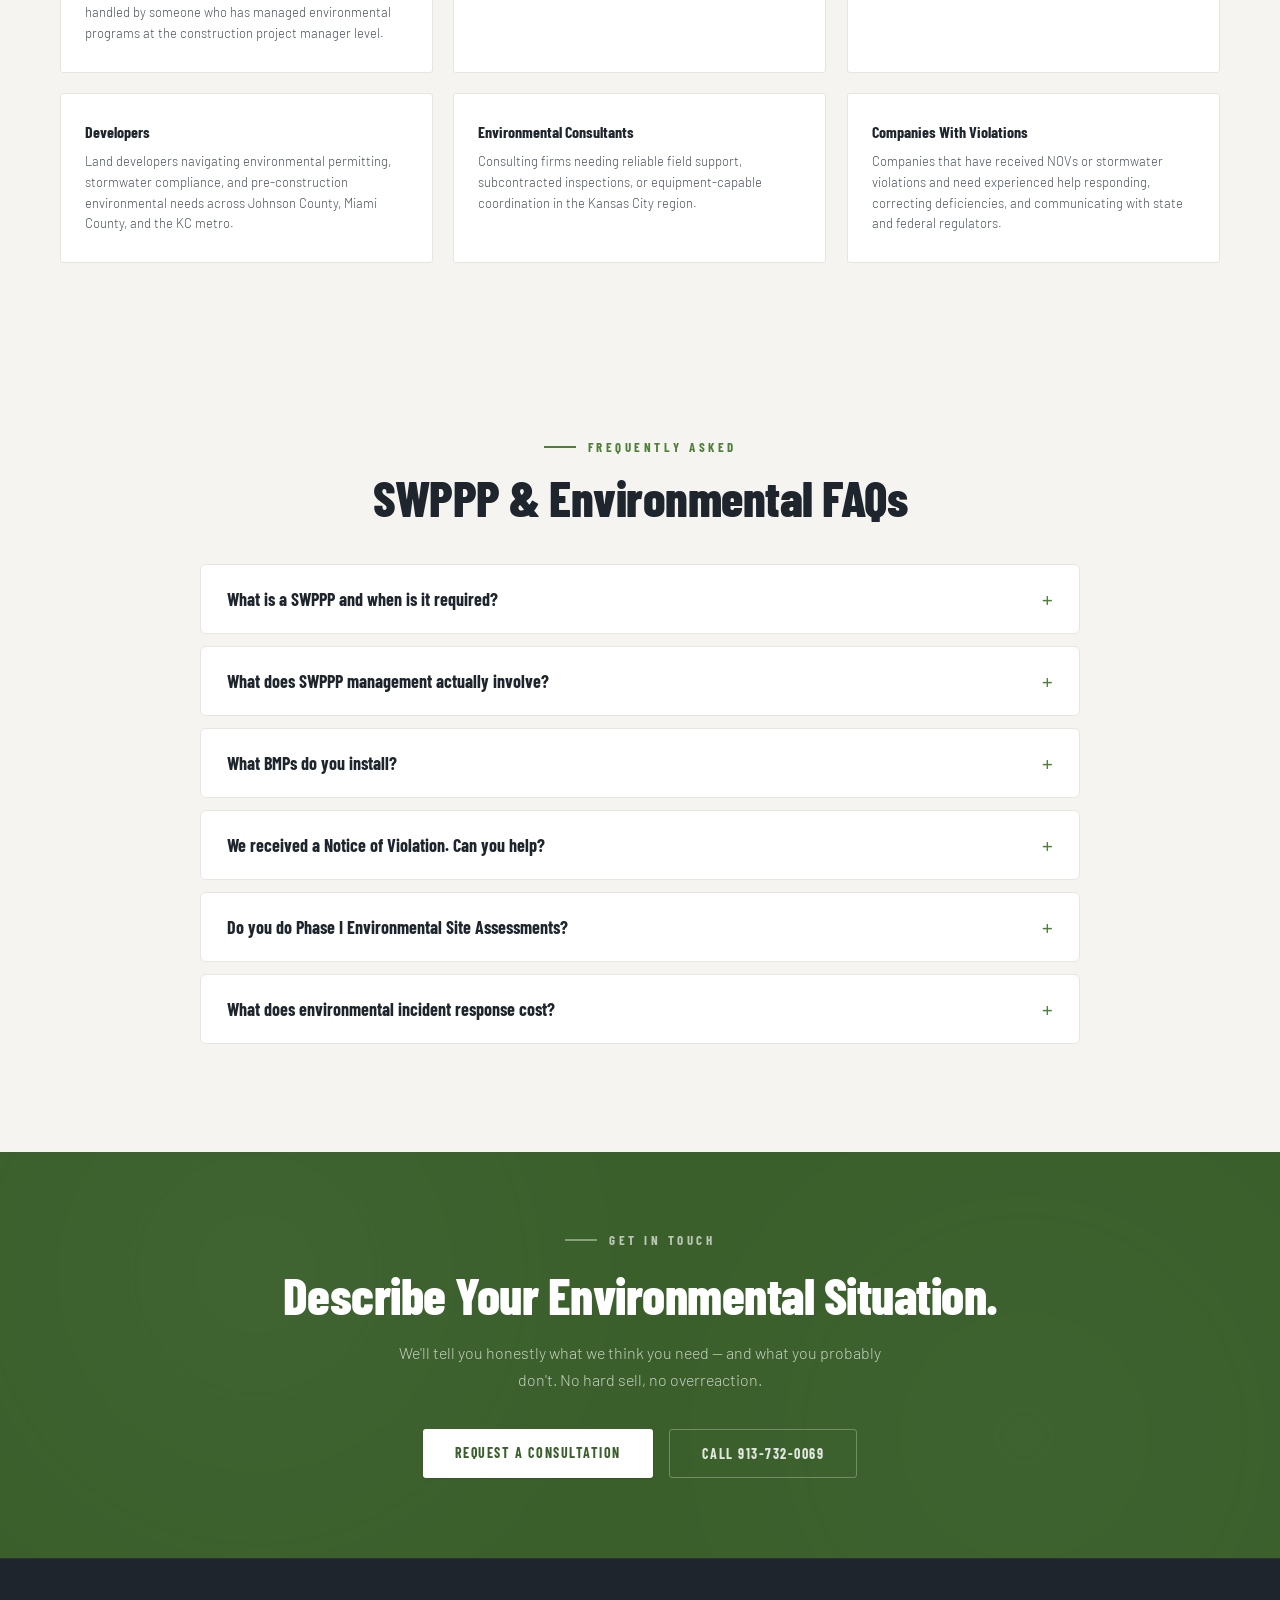
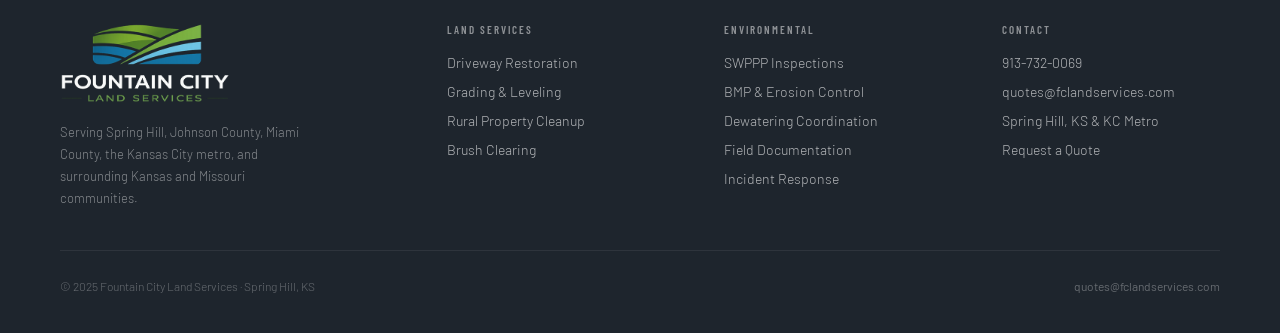
<file: environmental.html>
<!DOCTYPE html>
<html lang="en">
<head>
  <meta charset="UTF-8">
  <meta name="viewport" content="width=device-width, initial-scale=1.0">
  <meta name="theme-color" content="#1e252d">

  <title>SWPPP Inspections &amp; Stormwater Compliance Kansas City | Fountain City</title>
  <meta name="description" content="SWPPP inspections, stormwater compliance, BMP installation and maintenance, erosion and sediment control, NPDES support, dewatering coordination, and field documentation across the Kansas City metro, Johnson County, and Miami County. The bridge between compliance and field execution.">
  <link rel="canonical" href="https://fclandservices.com/environmental.html">

  <meta name="geo.region" content="US-KS">
  <meta name="geo.placename" content="Spring Hill, Kansas">
  <meta name="geo.position" content="38.7406;-94.8233">
  <meta name="ICBM" content="38.7406, -94.8233">

  <!-- Open Graph -->
  <meta property="og:type" content="website">
  <meta property="og:site_name" content="Fountain City Land Services">
  <meta property="og:url" content="https://fclandservices.com/environmental.html">
  <meta property="og:title" content="SWPPP &amp; Environmental Services | Kansas City Metro | Fountain City">
  <meta property="og:description" content="SWPPP management, BMP installation, erosion control, field documentation, and incident response — backed by 20+ years of environmental field experience.">
  <meta property="og:image" content="https://fclandservices.com/assets/images/projects/petroleum-ows-after.jpg">
  <meta property="og:image:alt" content="Petroleum soil removal and oil-water separator repair — Fountain City Land Services">
  <meta property="og:locale" content="en_US">
  <meta name="twitter:card" content="summary_large_image">
  <meta name="twitter:title" content="SWPPP &amp; Environmental Services | Kansas City Metro">
  <meta name="twitter:description" content="Field execution, compliance documentation, incident coordination — done right the first time.">
  <meta name="twitter:image" content="https://fclandservices.com/assets/images/projects/petroleum-ows-after.jpg">

  <link rel="preconnect" href="https://fonts.googleapis.com">
  <link rel="preconnect" href="https://fonts.gstatic.com" crossorigin>
  <link href="https://fonts.googleapis.com/css2?family=Barlow+Condensed:wght@400;600;700;800&family=Libre+Baskerville:ital,wght@0,400;1,400&family=Barlow:wght@300;400;500;600&display=swap" rel="stylesheet">
  <link rel="stylesheet" href="assets/css/style.css">
  <link rel="icon" type="image/png" sizes="16x16" href="assets/images/favicon-16.png">
  <link rel="icon" type="image/png" sizes="32x32" href="assets/images/favicon-32.png">
  <link rel="icon" type="image/png" sizes="48x48" href="assets/images/favicon-48.png">
  <link rel="icon" type="image/png" sizes="96x96" href="assets/images/favicon-96.png">
  <link rel="apple-touch-icon" sizes="180x180" href="assets/images/apple-touch-icon.png">
  <link rel="icon" type="image/png" sizes="192x192" href="assets/images/icon-192.png">
  <link rel="icon" type="image/png" sizes="512x512" href="assets/images/icon-512.png">

  <!-- BreadcrumbList -->
  <script type="application/ld+json">
  {
    "@context": "https://schema.org",
    "@type": "BreadcrumbList",
    "itemListElement": [
      {"@type": "ListItem", "position": 1, "name": "Home", "item": "https://fclandservices.com/"},
      {"@type": "ListItem", "position": 2, "name": "SWPPP &amp; Environmental Services", "item": "https://fclandservices.com/environmental.html"}
    ]
  }
  </script>

  <!-- Environmental Services as ItemList -->
  <script type="application/ld+json">
  {
    "@context": "https://schema.org",
    "@type": "ItemList",
    "name": "Environmental &amp; Stormwater Services",
    "itemListElement": [
      {"@type": "ListItem", "position": 1, "item": {"@type": "Service", "name": "SWPPP Inspections &amp; Stormwater Compliance", "areaServed": "Kansas City Metro and surrounding region", "provider": {"@id": "https://fclandservices.com/#business"}, "url": "https://fclandservices.com/environmental.html#swppp"}},
      {"@type": "ListItem", "position": 2, "item": {"@type": "Service", "name": "BMP Installation, Maintenance &amp; Erosion Control", "areaServed": "Kansas City Metro and surrounding region", "provider": {"@id": "https://fclandservices.com/#business"}, "url": "https://fclandservices.com/environmental.html#bmp"}},
      {"@type": "ListItem", "position": 3, "item": {"@type": "Service", "name": "Environmental Field Documentation &amp; Reporting", "areaServed": "Kansas, Missouri, surrounding states", "provider": {"@id": "https://fclandservices.com/#business"}, "url": "https://fclandservices.com/environmental.html#documentation"}},
      {"@type": "ListItem", "position": 4, "item": {"@type": "Service", "name": "Dewatering Coordination &amp; Field Support", "areaServed": "Kansas City Metro and surrounding region", "provider": {"@id": "https://fclandservices.com/#business"}, "url": "https://fclandservices.com/environmental.html#dewatering"}},
      {"@type": "ListItem", "position": 5, "item": {"@type": "Service", "name": "Soil &amp; Groundwater Sampling Support", "areaServed": "Kansas, Missouri, surrounding states", "provider": {"@id": "https://fclandservices.com/#business"}, "url": "https://fclandservices.com/environmental.html#sampling"}},
      {"@type": "ListItem", "position": 6, "item": {"@type": "Service", "name": "Remediation Oversight &amp; Coordination", "areaServed": "Kansas, Missouri, surrounding states", "provider": {"@id": "https://fclandservices.com/#business"}, "url": "https://fclandservices.com/environmental.html#remediation"}},
      {"@type": "ListItem", "position": 7, "item": {"@type": "Service", "name": "Environmental Incident Response", "areaServed": "Kansas City Metro and surrounding region", "provider": {"@id": "https://fclandservices.com/#business"}, "url": "https://fclandservices.com/environmental.html#incident"}}
    ]
  }
  </script>

  <!-- Environmental FAQPage -->
  <script type="application/ld+json">
  {
    "@context": "https://schema.org",
    "@type": "FAQPage",
    "mainEntity": [
      {
        "@type": "Question",
        "name": "What is a SWPPP and when is it required?",
        "acceptedAnswer": {
          "@type": "Answer",
          "text": "A Stormwater Pollution Prevention Plan (SWPPP) is required under the EPA NPDES Construction General Permit for most construction sites disturbing one acre or more, and for smaller sites that are part of a larger common plan of development. The plan documents how runoff and erosion will be controlled and is paired with routine inspections, maintained on-site, and updated as conditions change."
        }
      },
      {
        "@type": "Question",
        "name": "What does SWPPP management actually involve?",
        "acceptedAnswer": {
          "@type": "Answer",
          "text": "It involves reviewing and updating the written plan, performing routine compliance inspections (typically weekly and after qualifying rain events), documenting BMP condition with photos, tracking corrective actions, supporting NPDES permit requirements, and communicating with regulators when needed. We handle all of the above as a single point of contact through final stabilization."
        }
      },
      {
        "@type": "Question",
        "name": "What BMPs do you install?",
        "acceptedAnswer": {
          "@type": "Answer",
          "text": "Silt fence, inlet protection, rock check dams, erosion control blankets, sediment basins and traps, riprap aprons, and culvert extensions. We install them per plan requirements, position and construct them to function correctly, and maintain or repair them on schedule."
        }
      },
      {
        "@type": "Question",
        "name": "We received a Notice of Violation. Can you help respond?",
        "acceptedAnswer": {
          "@type": "Answer",
          "text": "Yes. NOV response is direct experience. We assess the violation, identify what corrective action is actually required (versus what isn't), execute or coordinate the field work, document everything, and support communication with the regulator through resolution. Call 913-732-0069 to discuss your specific situation."
        }
      },
      {
        "@type": "Question",
        "name": "Do you do Phase I Environmental Site Assessments?",
        "acceptedAnswer": {
          "@type": "Answer",
          "text": "Yes — Phase I ESAs in accordance with ASTM E1527 standards are part of the experience base. Reach out with project details and timeline; we'll let you know if the project is a fit and what scope makes sense."
        }
      },
      {
        "@type": "Question",
        "name": "What does environmental incident response cost?",
        "acceptedAnswer": {
          "@type": "Answer",
          "text": "Cost depends on severity, site conditions, regulatory exposure, and what response is actually required. We charge openly for coordination and project management — no hidden referral fees. The first call is free; we'll give you an honest read on what's needed before any work or commitment."
        }
      }
    ]
  }
  </script>

  <style>
    .env-cards-section { background: var(--off-white); }
    .env-cards-grid { display: grid; grid-template-columns: 1fr 1fr; gap: 2px; }
    .env-card {
      background: #fff; padding: 40px 36px;
      border-left: 3px solid transparent;
      transition: border-color var(--transition), box-shadow var(--transition), transform var(--transition);
      scroll-margin-top: 80px;
    }
    .env-card:hover {
      border-left-color: var(--blue-steel);
      box-shadow: var(--shadow-md);
      transform: translateY(-2px);
      position: relative; z-index: 1;
    }
    .env-card .tag {
      display: inline-block;
      background: rgba(74,127,165,0.1); color: var(--blue-steel);
      font-family: 'Barlow Condensed', sans-serif;
      font-weight: 600; font-size: 11px;
      letter-spacing: 1.5px; text-transform: uppercase;
      padding: 4px 10px; border-radius: 2px; margin-bottom: 14px;
    }
    .env-card h3 {
      font-family: 'Barlow Condensed', sans-serif;
      font-weight: 700; font-size: 22px;
      color: var(--charcoal-dark); margin-bottom: 12px;
    }
    .env-card p { font-size: 14px; line-height: 1.7; color: var(--text-mid); font-weight: 300; margin-bottom: 16px; }
    .env-card ul { list-style: none; display: flex; flex-direction: column; gap: 7px; }
    .env-card ul li {
      font-size: 13px; color: var(--text-light);
      display: flex; align-items: center; gap: 8px; font-weight: 300;
    }
    .env-card ul li::before { content:''; width:4px; height:4px; background:var(--blue-steel); border-radius:50%; flex-shrink:0; }

    .coord-section { background: #fff; }
    .coord-steps { display: grid; grid-template-columns: repeat(4,1fr); gap: 2px; margin-top: 52px; }
    .coord-step {
      background: var(--off-white); padding: 32px 28px;
      transition: background var(--transition);
    }
    .coord-step:hover { background: #fff; box-shadow: var(--shadow-sm); }
    .coord-step-num {
      font-family: 'Barlow Condensed', sans-serif;
      font-weight: 800; font-size: 44px;
      color: rgba(74,127,165,0.25); line-height: 1; margin-bottom: 12px;
    }
    .coord-step h4 {
      font-family: 'Barlow Condensed', sans-serif;
      font-weight: 700; font-size: 17px; color: var(--charcoal-dark); margin-bottom: 8px;
    }
    .coord-step p { font-size: 13px; color: var(--text-light); line-height: 1.6; font-weight: 300; }

    .exp-section { background: var(--charcoal-dark); color: #fff; }
    .exp-grid { display: grid; grid-template-columns: 1fr 1fr; gap: 80px; align-items: start; }
    .exp-content .section-label { color: var(--blue-light); }
    .exp-content .section-label::before { background: var(--blue-light); }
    .exp-content .section-title { color: #fff; }
    .exp-content .section-body { color: rgba(255,255,255,0.6); max-width: 100%; }
    .exp-list { margin-top: 32px; display: grid; grid-template-columns: 1fr 1fr; gap: 12px; }
    .exp-item {
      background: rgba(255,255,255,0.04); border: 1px solid rgba(255,255,255,0.07);
      padding: 16px 18px; border-radius: var(--radius-sm);
      font-size: 13px; color: rgba(255,255,255,0.7); font-weight: 300; line-height: 1.4;
      transition: background var(--transition), border-color var(--transition);
    }
    .exp-item:hover { background: rgba(255,255,255,0.07); border-color: rgba(122,184,204,0.3); }
    .exp-quote { background: rgba(255,255,255,0.04); border: 1px solid rgba(255,255,255,0.1); border-radius: var(--radius-md); padding: 40px; }
    .exp-quote blockquote {
      font-family: 'Libre Baskerville', serif; font-style: italic;
      font-size: 20px; line-height: 1.65; color: rgba(255,255,255,0.92);
      border-left: 3px solid var(--green-light); padding-left: 20px; margin-bottom: 28px;
    }
    .exp-quote p { font-size: 14px; color: rgba(255,255,255,0.55); line-height: 1.7; font-weight: 300; margin-bottom: 28px; }

    .clients-grid { display: grid; grid-template-columns: repeat(3,1fr); gap: 20px; margin-top: 44px; }
    .client-card {
      background: #fff; border: 1px solid var(--warm-gray);
      border-radius: var(--radius-sm); padding: 28px 24px;
      transition: border-color var(--transition), box-shadow var(--transition);
    }
    .client-card:hover { border-color: var(--blue-light); box-shadow: var(--shadow-sm); }
    .client-card h4 { font-family: 'Barlow Condensed', sans-serif; font-weight: 700; font-size: 16px; color: var(--charcoal-dark); margin-bottom: 10px; }
    .client-card p { font-size: 13px; color: var(--text-mid); line-height: 1.6; font-weight: 300; }

    @media (max-width: 960px) {
      .env-cards-grid { grid-template-columns: 1fr; }
      .coord-steps { grid-template-columns: 1fr 1fr; }
      .exp-grid { grid-template-columns: 1fr; }
      .exp-list { grid-template-columns: 1fr; }
      .clients-grid { grid-template-columns: 1fr; }
    }
    @media (max-width: 560px) {
      .coord-steps { grid-template-columns: 1fr; }
    }
  </style>
</head>
<body>

<a class="skip-link" href="#main">Skip to main content</a>

<nav aria-label="Primary">
  <a href="index.html" class="nav-logo" aria-label="Fountain City Land Services — Home">
    <img src="assets/images/logo.png" alt="Fountain City Land Services logo" width="451" height="212"
         onerror="this.style.display='none';this.nextElementSibling.style.display='block'">
    <div class="nav-logo-fallback">FOUNTAIN CITY<span>LAND SERVICES</span></div>
  </a>
  <ul class="nav-links">
    <li><a href="services.html">Land Services</a></li>
    <li><a href="environmental.html" class="active" aria-current="page">SWPPP &amp; Environmental</a></li>
    <li><a href="projects.html">Projects</a></li>
    <li><a href="resources.html">Resources</a></li>
    <li><a href="about.html">About</a></li>
    <li><a href="quote.html" class="nav-cta">Get a Quote</a></li>
  </ul>
  <button class="nav-hamburger" onclick="toggleMenu()" aria-label="Open menu" aria-controls="mobileMenu" aria-expanded="false" type="button"><span></span><span></span><span></span></button>
</nav>
<div class="mobile-menu" id="mobileMenu" role="dialog" aria-label="Mobile menu">
  <a href="services.html">Land Services</a>
  <a href="environmental.html">SWPPP &amp; Environmental</a>
  <a href="projects.html">Projects</a>
  <a href="resources.html">Resources</a>
  <a href="about.html">About</a>
  <a href="quote.html" class="mobile-cta">Get a Quote</a>
</div>

<main id="main">

<div class="page-hero">
  <div class="page-hero-bg"></div>
  <div class="page-hero-inner">
    <nav class="breadcrumbs" aria-label="Breadcrumb">
      <ol>
        <li><a href="index.html">Home</a></li>
        <li aria-current="page">SWPPP &amp; Environmental Services</li>
      </ol>
    </nav>
    <div class="section-label">SWPPP &amp; Environmental Services</div>
    <h1>The Bridge Between<br><em>Compliance and Field Execution.</em></h1>
    <p>SWPPP inspections, stormwater compliance, BMP installation and maintenance, erosion and sediment control, NPDES support, dewatering coordination, and field documentation across the Kansas City metro. Backed by geology training, formal OSHA construction safety and HAZWOPER training, and 20+ years of direct environmental field experience — compliance work performed correctly in the field, not just managed from a distance.</p>
  </div>
</div>

<div class="trust-bar" role="region" aria-label="Trust indicators">
  <span class="trust-item">SWPPP Inspections — Kansas City Metro</span>
  <span class="trust-dot" aria-hidden="true"></span>
  <span class="trust-item">BMP Installation &amp; Maintenance</span>
  <span class="trust-dot" aria-hidden="true"></span>
  <span class="trust-item">NPDES &amp; Stormwater Compliance</span>
  <span class="trust-dot" aria-hidden="true"></span>
  <span class="trust-item">Geology &amp; HAZWOPER-Trained</span>
</div>

<nav class="section-toc" aria-label="On this page">
  <div class="section-toc-inner">
    <span class="section-toc-label">On this page:</span>
    <a href="#swppp">SWPPP Inspections</a>
    <a href="#bmp">BMP &amp; Erosion Control</a>
    <a href="#documentation">Field Documentation</a>
    <a href="#dewatering">Dewatering</a>
    <a href="#sampling">Soil &amp; Groundwater</a>
    <a href="#remediation">Remediation Support</a>
    <a href="#incident">Incident Response</a>
    <a href="#env-faqs">FAQs</a>
  </div>
</nav>

<!-- IMAGE BAND — SWPPP inspection visual -->
<section class="image-band" aria-label="SWPPP inspection in the field">
  <div class="image-band-inner">
    <div class="image-band-media zoomable" style="background-image:url('assets/images/illustrations/swppp-inspection.jpg');" role="img" data-image="assets/images/illustrations/swppp-inspection.jpg" data-caption="Routine SWPPP inspection — perimeter controls, inlet protection, stabilized entrance, slope stabilization, housekeeping, and documentation tracked in the field." aria-label="SWPPP inspector documenting BMP condition on an active Kansas City construction site" tabindex="0"></div>
    <div class="image-band-text">
      <div class="section-label">In the Field, Not Behind a Desk</div>
      <h2>SWPPP Inspections That Hold Up to Regulatory Review.</h2>
      <p>Weekly and post-rain compliance inspections, photographed and documented in a format that closes out cleanly — perimeter controls, inlet protection, stabilized entrances, slope stabilization, housekeeping, and corrective actions tracked from observation through completion.</p>
      <div class="bridge-callout" role="note">
        <strong>The bridge</strong> between compliance and field execution — one experienced point of contact through final stabilization.
      </div>
    </div>
  </div>
</section>

<!-- SERVICE CARDS -->
<section class="env-cards-section" aria-labelledby="env-services-title">
  <div class="section-inner">
    <div style="margin-bottom:52px;" class="reveal">
      <div class="section-label">Environmental &amp; Stormwater Services</div>
      <h2 class="section-title" id="env-services-title">Field Execution, Documentation,<br>and Coordination.</h2>
      <p class="section-body">We support contractors, developers, and commercial property owners across the Kansas City metro with SWPPP inspections, stormwater compliance, BMP installation and maintenance, erosion and sediment control, NPDES support, dewatering coordination, and environmental field documentation. Work is executed in the field, documented thoroughly, and managed in compliance with regulatory requirements — not just coordinated from a desk.</p>
    </div>
    <div class="env-cards-grid">

      <article class="env-card reveal" id="swppp">
        <span class="tag">SWPPP &amp; Stormwater</span>
        <h3>SWPPP Inspections &amp; Stormwater Compliance</h3>
        <p>Stormwater Pollution Prevention Plan management for active construction sites and commercial operations across the Kansas City metro — including field inspection, documentation, and corrective action coordination before regulators get involved. Inspections meet weekly and qualifying-rain-event requirements; documentation is built to close out cleanly.</p>
        <ul>
          <li>SWPPP plan review and field implementation</li>
          <li>Weekly and post-rain compliance inspections</li>
          <li>Inspection report preparation and recordkeeping</li>
          <li>NPDES Construction General Permit support</li>
          <li>Corrective action tracking and documentation</li>
          <li>Regulator correspondence and NOV response</li>
          <li>Final stabilization documentation</li>
        </ul>
      </article>

      <article class="env-card reveal delay-1" id="bmp">
        <span class="tag">BMP &amp; Erosion Control</span>
        <h3 id="erosion">BMP Installation, Maintenance &amp; Erosion / Sediment Control</h3>
        <p>BMPs only work when installed correctly and maintained consistently. We install, inspect, repair, and document — with the equipment to do it efficiently in the field. Each control is positioned and constructed to function as designed, not just placed to check a box. We also address the underlying drainage and grading conditions that BMPs alone won't fix — see <a href="services.html#drainage" style="color:var(--green);">drainage &amp; culvert work</a>.</p>
        <ul>
          <li>Silt fence — trenched, backfilled, and repaired correctly</li>
          <li>Super silt fence and reinforced perimeter controls</li>
          <li>Inlet protection installation and cleaning</li>
          <li>Rock check dams and sediment traps</li>
          <li>Erosion control blanket and straw wattle placement</li>
          <li>Slope stabilization and seedbed prep</li>
          <li>Stabilized construction entrances</li>
          <li>Culvert extensions and riprap outlet aprons</li>
          <li>BMP inspection and maintenance documentation</li>
        </ul>
      </article>

      <article class="env-card reveal" id="documentation">
        <span class="tag">Documentation</span>
        <h3>Environmental Field Documentation &amp; Reporting</h3>
        <p>Proper field documentation is the difference between a manageable compliance issue and an enforcement action. We photograph, log, and record environmental conditions in a format that holds up to regulatory review — because we've been on both sides of that conversation.</p>
        <ul>
          <li>Field inspection reports</li>
          <li>Photographic documentation and logs</li>
          <li>Sample chain-of-custody support</li>
          <li>Corrective action records</li>
          <li>Site condition summaries</li>
          <li>Regulatory submittal support</li>
        </ul>
      </article>

      <article class="env-card reveal delay-1" id="dewatering">
        <span class="tag">Dewatering</span>
        <h3>Dewatering Coordination &amp; Field Support</h3>
        <p>Construction dewatering done wrong is a fast track to a discharge violation. We coordinate sediment-controlled dewatering — pump selection, settling and filtration, discharge point management, and inspection records — keeping discharge water within compliance limits and the regulator out of your inbox.</p>
        <ul>
          <li>Dewatering plan review and BMP selection</li>
          <li>Sediment bags, dewatering tanks, and filter setups</li>
          <li>Discharge point stabilization</li>
          <li>Turbidity awareness and visual monitoring</li>
          <li>Field coordination with subs and pump vendors</li>
          <li>Documentation supporting NPDES compliance</li>
        </ul>
      </article>

      <article class="env-card reveal delay-1" id="sampling">
        <span class="tag">Sampling</span>
        <h3>Soil &amp; Groundwater Sampling Support</h3>
        <p>Field support for soil and groundwater sampling programs — including sample collection logistics, equipment coordination, and documentation. Thousands of environmental samples collected across a wide range of site conditions and contaminant types.</p>
        <ul>
          <li>Soil sampling field support</li>
          <li>Groundwater monitoring well sampling</li>
          <li>Sample documentation and chain-of-custody</li>
          <li>Impacted soil identification and segregation</li>
          <li>Excavation support and oversight</li>
        </ul>
      </article>

      <article class="env-card reveal" id="remediation">
        <span class="tag">Remediation</span>
        <h3>Remediation Oversight &amp; Coordination</h3>
        <p>We support remediation projects through field oversight, contractor coordination, and documentation management. Work is held to the standard the regulatory record requires — we know what properly executed remediation looks like, and we don't sign off on work that doesn't meet it. That protects clients from additional regulatory exposure and long-term cost.</p>
        <ul>
          <li>Remediation contractor oversight</li>
          <li>Impacted soil excavation coordination</li>
          <li>Waste characterization and disposal support</li>
          <li>Field progress documentation</li>
          <li>Closure documentation support</li>
        </ul>
      </article>

      <article class="env-card reveal delay-1" id="incident">
        <span class="tag">Incident Response</span>
        <h3>Environmental Incident Response</h3>
        <p>When something goes wrong — a spill, a release, an unexpected discovery — the first response matters. We assess severity, determine what's actually needed, and coordinate the right team. We don't overreact, and we don't let clients underreact either.</p>
        <ul>
          <li>Environmental incident assessment</li>
          <li>Emergency vs. scheduled response evaluation</li>
          <li>Contractor and vendor coordination</li>
          <li>Regulator notification guidance</li>
          <li>Documentation and communication management</li>
          <li>Project management through resolution</li>
        </ul>
      </article>

    </div>
  </div>
</section>

<!-- IMAGE BAND — BMP installation -->
<section class="image-band" aria-label="Properly installed BMPs">
  <div class="image-band-inner">
    <div class="image-band-text">
      <div class="section-label">BMPs Built to Function</div>
      <h2>Silt Fence, Wattles, Blankets, and Inlet Protection — Installed Correctly.</h2>
      <p>BMPs that aren't trenched, anchored, and positioned correctly are a regulatory finding waiting to happen. Every control we install is built to function under load — and is documented before, during, and after.</p>
    </div>
    <div class="image-band-media zoomable" style="background-image:url('assets/images/illustrations/properly-installed-bmps.jpg');" role="img" data-image="assets/images/illustrations/properly-installed-bmps.jpg" data-caption="Properly installed combined controls — trenched and anchored silt fence, rock check dam, and stabilized slope working together as a defense-in-depth system." aria-label="Trenched and anchored silt fence with rock check dam and stabilized slope on an active site" tabindex="0"></div>
  </div>
</section>

<!-- RESPONSE PROCESS -->
<section class="coord-section" aria-labelledby="process-title">
  <div class="section-inner">
    <div class="reveal">
      <div class="section-label">How It Works</div>
      <h2 class="section-title" id="process-title">Environmental Response Coordination</h2>
      <p class="section-body">We charge openly for coordination and project management — not hidden referral fees. You know what you're paying for and why. Every step is documented from first call through project close.</p>
    </div>
    <div class="coord-steps">
      <div class="coord-step reveal">
        <div class="coord-step-num" aria-hidden="true">01</div>
        <h4>Assess the Situation</h4>
        <p>You describe the situation. We ask the right questions — scope, location, urgency, regulatory status — and give you an honest initial read based on direct field experience.</p>
      </div>
      <div class="coord-step reveal delay-1">
        <div class="coord-step-num" aria-hidden="true">02</div>
        <h4>Determine the Right Response</h4>
        <p>We evaluate whether this needs emergency response, scheduled work, or just better documentation. Not every situation requires the most expensive answer — and we'll tell you which is which.</p>
      </div>
      <div class="coord-step reveal delay-2">
        <div class="coord-step-num" aria-hidden="true">03</div>
        <h4>Execute and Coordinate</h4>
        <p>We help execute field work, coordinate contractors or vendors, and stay involved through completion — not just as advisors stepping back after the call.</p>
      </div>
      <div class="coord-step reveal delay-3">
        <div class="coord-step-num" aria-hidden="true">04</div>
        <h4>Document and Close Out</h4>
        <p>Complete field documentation, regulatory communication records, and closeout notes — organized, defensible, and thorough from day one.</p>
      </div>
    </div>
  </div>
</section>

<!-- EXPERIENCE -->
<section class="exp-section" aria-labelledby="exp-title">
  <div class="section-inner">
    <div class="exp-grid">
      <div class="exp-content reveal">
        <div class="section-label">Background &amp; Credentials</div>
        <h2 class="section-title" id="exp-title">Geology Training. 20+ Years of Real Environmental Field Work.</h2>
        <p class="section-body">Ryan's background in geology and environmental science underpins everything Fountain City does on the environmental side. The experience is direct — field collection, compliance oversight, regulator communication, remediation management, and environmental auditing across active construction projects in accordance with ASTM standards — supported by formal training in OSHA construction safety, hazardous waste operations, and environmental compliance that shaped how the work was approached and documented.</p>
        <div class="exp-list">
          <div class="exp-item">Phase I Environmental Site Assessments</div>
          <div class="exp-item">SWPPP Management</div>
          <div class="exp-item">NPDES Permitting</div>
          <div class="exp-item">BMP Installation &amp; Maintenance</div>
          <div class="exp-item">Soil Sampling</div>
          <div class="exp-item">Groundwater Sampling</div>
          <div class="exp-item">Remediation Oversight</div>
          <div class="exp-item">Regulator Communication</div>
          <div class="exp-item">Petroleum Remediation</div>
          <div class="exp-item">Closure Strategy</div>
          <div class="exp-item">Contractor Coordination</div>
          <div class="exp-item">Waste Disposal Coordination</div>
          <div class="exp-item">Environmental Auditing — ASTM Standards</div>
          <div class="exp-item">Health &amp; Safety Plan (HASP) Preparation</div>
          <div class="exp-item">OSHA Construction Safety &amp; HAZWOPER Training</div>
          <div class="exp-item">EPCRA Compliance &amp; Reporting</div>
        </div>
      </div>
      <div class="exp-quote reveal delay-1">
        <blockquote>"We don't just advise — we help execute, document, and coordinate the right response in the field."</blockquote>
        <p>Environmental problems don't all require the same response. The right approach — assessed honestly, executed correctly, and documented completely — saves time, cost, and regulatory exposure. One experienced point of contact handles the process from initial assessment through project close.</p>
        <a href="quote.html" class="btn-primary">Talk to Ryan About Your Situation</a>
      </div>
    </div>
  </div>
</section>

<!-- WHO WE SERVE -->
<section style="background:var(--off-white);padding:80px 60px;" aria-labelledby="env-clients-title">
  <div class="section-inner">
    <div class="reveal">
      <div class="section-label">Who We Serve</div>
      <h2 class="section-title" id="env-clients-title">Environmental Support for Commercial &amp; Industrial Clients.</h2>
      <p class="section-body">Based in Spring Hill, KS and serving Johnson County, Miami County, the Kansas City metro, and surrounding communities. Environmental consulting and compliance work is considered throughout Kansas, Missouri, and surrounding states — travel is project-dependent. Call to discuss.</p>
    </div>
    <div class="clients-grid">
      <div class="client-card reveal">
        <h4>General Contractors</h4>
        <p>Construction companies and contractors managing active sites — from individual builds to large-scale projects — who need SWPPP compliance, BMP support, safety plan oversight, and inspection documentation handled by someone who has managed environmental programs at the construction project manager level.</p>
      </div>
      <div class="client-card reveal delay-1">
        <h4>Commercial Property Owners</h4>
        <p>Property owners dealing with stormwater issues, environmental complaints, or compliance obligations on commercial or industrial sites in the KC metro area.</p>
      </div>
      <div class="client-card reveal delay-2">
        <h4>Industrial Clients</h4>
        <p>Industrial facilities with environmental compliance requirements, spill response needs, or ongoing stormwater management obligations that need experienced, practical field support.</p>
      </div>
      <div class="client-card reveal">
        <h4>Developers</h4>
        <p>Land developers navigating environmental permitting, stormwater compliance, and pre-construction environmental needs across Johnson County, Miami County, and the KC metro.</p>
      </div>
      <div class="client-card reveal delay-1">
        <h4>Environmental Consultants</h4>
        <p>Consulting firms needing reliable field support, subcontracted inspections, or equipment-capable coordination in the Kansas City region.</p>
      </div>
      <div class="client-card reveal delay-2">
        <h4>Companies With Violations</h4>
        <p>Companies that have received NOVs or stormwater violations and need experienced help responding, correcting deficiencies, and communicating with state and federal regulators.</p>
      </div>
    </div>
  </div>
</section>

<!-- FAQ -->
<section class="faq-section" id="env-faqs" aria-labelledby="env-faq-title">
  <div class="section-inner">
    <div class="reveal" style="text-align:center;max-width:720px;margin:0 auto 8px;">
      <div class="section-label" style="justify-content:center;">Frequently Asked</div>
      <h2 class="section-title" id="env-faq-title">SWPPP &amp; Environmental FAQs</h2>
    </div>
    <div class="faq-list reveal delay-1">
      <details class="faq-item">
        <summary>What is a SWPPP and when is it required?</summary>
        <div class="faq-answer">
          <p>A Stormwater Pollution Prevention Plan (SWPPP) is required under the EPA NPDES Construction General Permit for most construction sites disturbing one acre or more, and for smaller sites that are part of a larger common plan of development.</p>
          <p>The plan documents how runoff and erosion will be controlled. It's paired with routine inspections, must be maintained on-site, and is updated as conditions change.</p>
        </div>
      </details>
      <details class="faq-item">
        <summary>What does SWPPP management actually involve?</summary>
        <div class="faq-answer">
          <p>Reviewing and updating the written plan, performing routine compliance inspections (typically weekly and after qualifying rain events), documenting BMP condition with photos, tracking corrective actions, supporting NPDES permit requirements, and communicating with regulators when needed.</p>
          <p>We handle all of the above as a single point of contact through final stabilization.</p>
        </div>
      </details>
      <details class="faq-item">
        <summary>What BMPs do you install?</summary>
        <div class="faq-answer">
          <p>Silt fence, inlet protection, rock check dams, erosion control blankets, sediment basins and traps, riprap aprons, and culvert extensions. We install them per plan requirements, position and construct them to function correctly, and maintain or repair them on schedule.</p>
        </div>
      </details>
      <details class="faq-item">
        <summary>We received a Notice of Violation. Can you help?</summary>
        <div class="faq-answer">
          <p>Yes. NOV response is direct experience. We assess the violation, identify what corrective action is actually required (versus what isn't), execute or coordinate the field work, document everything, and support communication with the regulator through resolution.</p>
          <p>Call <a href="tel:+19137320069">913-732-0069</a> to discuss your specific situation.</p>
        </div>
      </details>
      <details class="faq-item">
        <summary>Do you do Phase I Environmental Site Assessments?</summary>
        <div class="faq-answer">
          <p>Yes — Phase I ESAs in accordance with ASTM E1527 standards are part of the experience base. Reach out with project details and timeline; we'll let you know if the project is a fit and what scope makes sense.</p>
        </div>
      </details>
      <details class="faq-item">
        <summary>What does environmental incident response cost?</summary>
        <div class="faq-answer">
          <p>Cost depends on severity, site conditions, regulatory exposure, and what response is actually required. We charge openly for coordination and project management — no hidden referral fees.</p>
          <p>The first call is free. We'll give you an honest read on what's needed before any work or commitment.</p>
        </div>
      </details>
    </div>
  </div>
</section>

<!-- CTA -->
<section class="quote-section" aria-labelledby="env-cta-title">
  <div class="section-label">Get in Touch</div>
  <h2 id="env-cta-title">Describe Your Environmental Situation.</h2>
  <p>We'll tell you honestly what we think you need — and what you probably don't. No hard sell, no overreaction.</p>
  <div style="display:flex;gap:16px;justify-content:center;flex-wrap:wrap;">
    <a href="quote.html" class="btn-primary" style="background:#fff;color:var(--green-dark);">Request a Consultation</a>
    <a href="tel:+19137320069" class="btn-ghost">Call 913-732-0069</a>
  </div>
</section>

</main>

<footer>
  <div class="footer-inner">
    <div class="footer-brand">
      <img src="assets/images/logo.png" alt="Fountain City Land Services" width="451" height="212" onerror="this.style.display='none'">
      <p>Serving Spring Hill, Johnson County, Miami County, the Kansas City metro, and surrounding Kansas and Missouri communities.</p>
    </div>
    <div class="footer-col"><h4>Land Services</h4><ul>
      <li><a href="services.html#driveway">Driveway Restoration</a></li>
      <li><a href="services.html#grading">Grading &amp; Leveling</a></li>
      <li><a href="services.html#rural">Rural Property Cleanup</a></li>
      <li><a href="services.html#brush">Brush Clearing</a></li>
    </ul></div>
    <div class="footer-col"><h4>Environmental</h4><ul>
      <li><a href="environmental.html#swppp">SWPPP Inspections</a></li>
      <li><a href="environmental.html#bmp">BMP &amp; Erosion Control</a></li>
      <li><a href="environmental.html#dewatering">Dewatering Coordination</a></li>
      <li><a href="environmental.html#documentation">Field Documentation</a></li>
      <li><a href="environmental.html#incident">Incident Response</a></li>
    </ul></div>
    <div class="footer-col"><h4>Contact</h4><ul>
      <li><a href="tel:+19137320069">913-732-0069</a></li>
      <li><a href="mailto:quotes@fclandservices.com">quotes@fclandservices.com</a></li>
      <li><span>Spring Hill, KS &amp; KC Metro</span></li>
      <li><a href="quote.html">Request a Quote</a></li>
    </ul></div>
  </div>
  <div class="footer-bottom">
    <p>&copy; 2025 Fountain City Land Services &middot; Spring Hill, KS</p>
    <a href="mailto:quotes@fclandservices.com">quotes@fclandservices.com</a>
  </div>
</footer>

<!-- Lightbox overlay (used by .zoomable elements) -->
<div class="lightbox" id="lightbox" role="dialog" aria-modal="true" aria-label="Enlarged image" aria-hidden="true">
  <button class="lightbox-close" type="button" aria-label="Close">&times;</button>
  <div class="lightbox-content">
    <img alt="" id="lightboxImg">
    <div class="lightbox-caption" id="lightboxCaption"></div>
  </div>
</div>

<div class="mobile-cta-bar" role="region" aria-label="Quick contact">
  <a href="tel:+19137320069" class="mcta-call" aria-label="Call 913-732-0069">
    <svg viewBox="0 0 24 24" fill="none" stroke="currentColor" stroke-width="2" stroke-linecap="round" stroke-linejoin="round" aria-hidden="true"><path d="M22 16.92v3a2 2 0 0 1-2.18 2 19.79 19.79 0 0 1-8.63-3.07 19.5 19.5 0 0 1-6-6 19.79 19.79 0 0 1-3.07-8.67A2 2 0 0 1 4.11 2h3a2 2 0 0 1 2 1.72 12.84 12.84 0 0 0 .7 2.81 2 2 0 0 1-.45 2.11L8.09 9.91a16 16 0 0 0 6 6l1.27-1.27a2 2 0 0 1 2.11-.45 12.84 12.84 0 0 0 2.81.7A2 2 0 0 1 22 16.92z"/></svg>
    Call
  </a>
  <a href="sms:+19137320069" class="mcta-text" aria-label="Text 913-732-0069">
    <svg viewBox="0 0 24 24" fill="none" stroke="currentColor" stroke-width="2" stroke-linecap="round" stroke-linejoin="round" aria-hidden="true"><path d="M21 15a2 2 0 0 1-2 2H7l-4 4V5a2 2 0 0 1 2-2h14a2 2 0 0 1 2 2z"/></svg>
    Text
  </a>
  <a href="quote.html" class="mcta-quote">
    <svg viewBox="0 0 24 24" fill="none" stroke="currentColor" stroke-width="2" stroke-linecap="round" stroke-linejoin="round" aria-hidden="true"><path d="M14 2H6a2 2 0 0 0-2 2v16a2 2 0 0 0 2 2h12a2 2 0 0 0 2-2V8z"/><polyline points="14 2 14 8 20 8"/><line x1="9" y1="15" x2="15" y2="15"/></svg>
    Get a Quote
  </a>
</div>

<script>
  function toggleMenu(){
    var menu = document.getElementById('mobileMenu');
    var btn = document.querySelector('.nav-hamburger');
    var open = menu.classList.toggle('open');
    if (btn) btn.setAttribute('aria-expanded', open ? 'true' : 'false');
  }
  (function(){
    if (!('IntersectionObserver' in window)) {
      document.querySelectorAll('.reveal').forEach(function(el){ el.classList.add('is-visible'); });
      return;
    }
    var io = new IntersectionObserver(function(entries){
      entries.forEach(function(e){
        if (e.isIntersecting) { e.target.classList.add('is-visible'); io.unobserve(e.target); }
      });
    }, { threshold: 0.12, rootMargin: '0px 0px -40px 0px' });
    document.querySelectorAll('.reveal').forEach(function(el){ io.observe(el); });
  })();

  // Lightbox: click any .zoomable element to view full-size with caption.
  (function(){
    var lb = document.getElementById('lightbox');
    if (!lb) return;
    var lbImg = document.getElementById('lightboxImg');
    var lbCap = document.getElementById('lightboxCaption');
    var lbClose = lb.querySelector('.lightbox-close');
    var lastFocus = null;

    function open(src, alt, caption){
      lbImg.src = src; lbImg.alt = alt || '';
      lbCap.textContent = caption || alt || '';
      lb.classList.add('open'); lb.setAttribute('aria-hidden','false');
      lastFocus = document.activeElement; lbClose.focus();
      document.body.style.overflow = 'hidden';
    }
    function close(){
      lb.classList.remove('open'); lb.setAttribute('aria-hidden','true');
      lbImg.src = ''; document.body.style.overflow = '';
      if (lastFocus) lastFocus.focus();
    }
    document.addEventListener('click', function(e){
      var t = e.target.closest('.zoomable');
      if (!t) return;
      e.preventDefault();
      var src, alt, caption = t.getAttribute('data-caption') || '';
      var img = t.querySelector('img');
      if (img) { src = img.currentSrc || img.src; alt = img.alt; }
      else { src = t.getAttribute('data-image'); alt = t.getAttribute('aria-label') || ''; }
      if (src) open(src, alt, caption);
    });
    lb.addEventListener('click', function(e){
      if (e.target === lb || e.target === lbClose || e.target.closest('.lightbox-close')) close();
    });
    document.addEventListener('keydown', function(e){
      if (e.key === 'Escape' && lb.classList.contains('open')) close();
    });
  })();
</script>
</body>
</html>
</file>
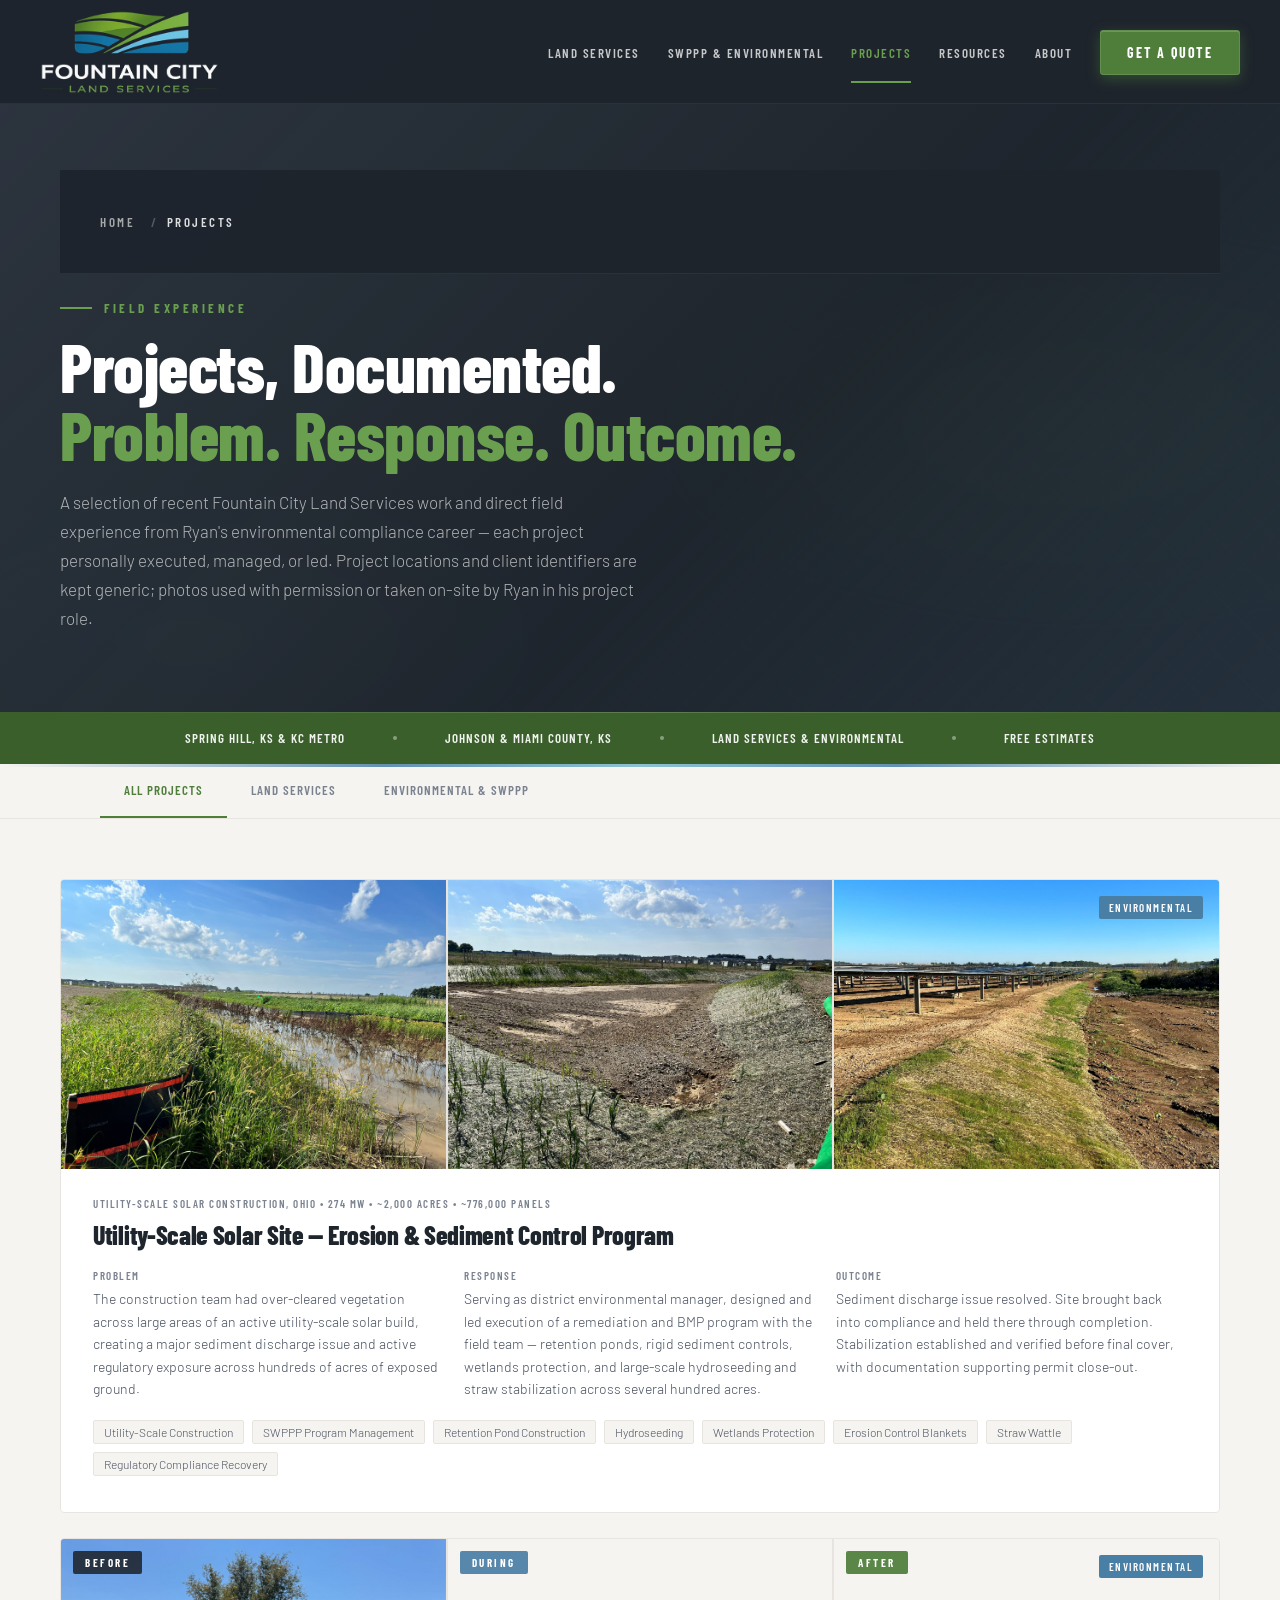
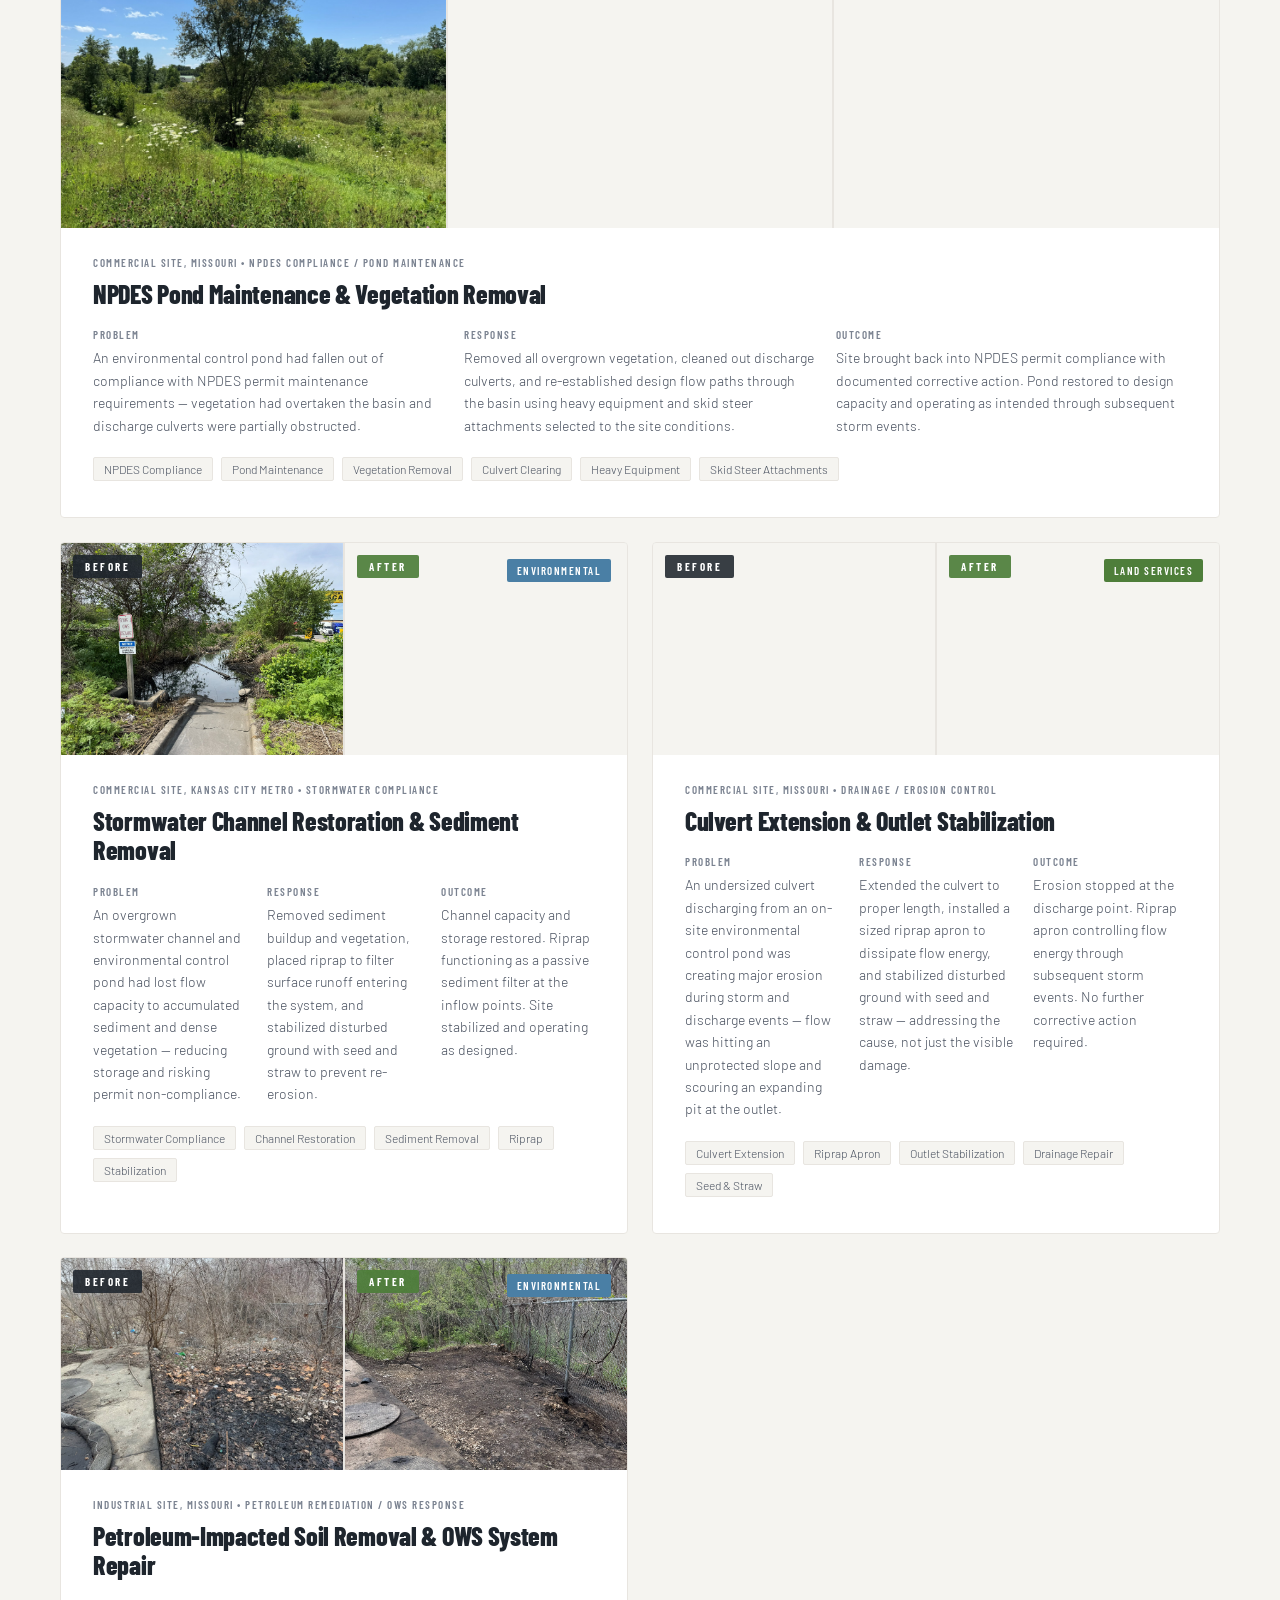
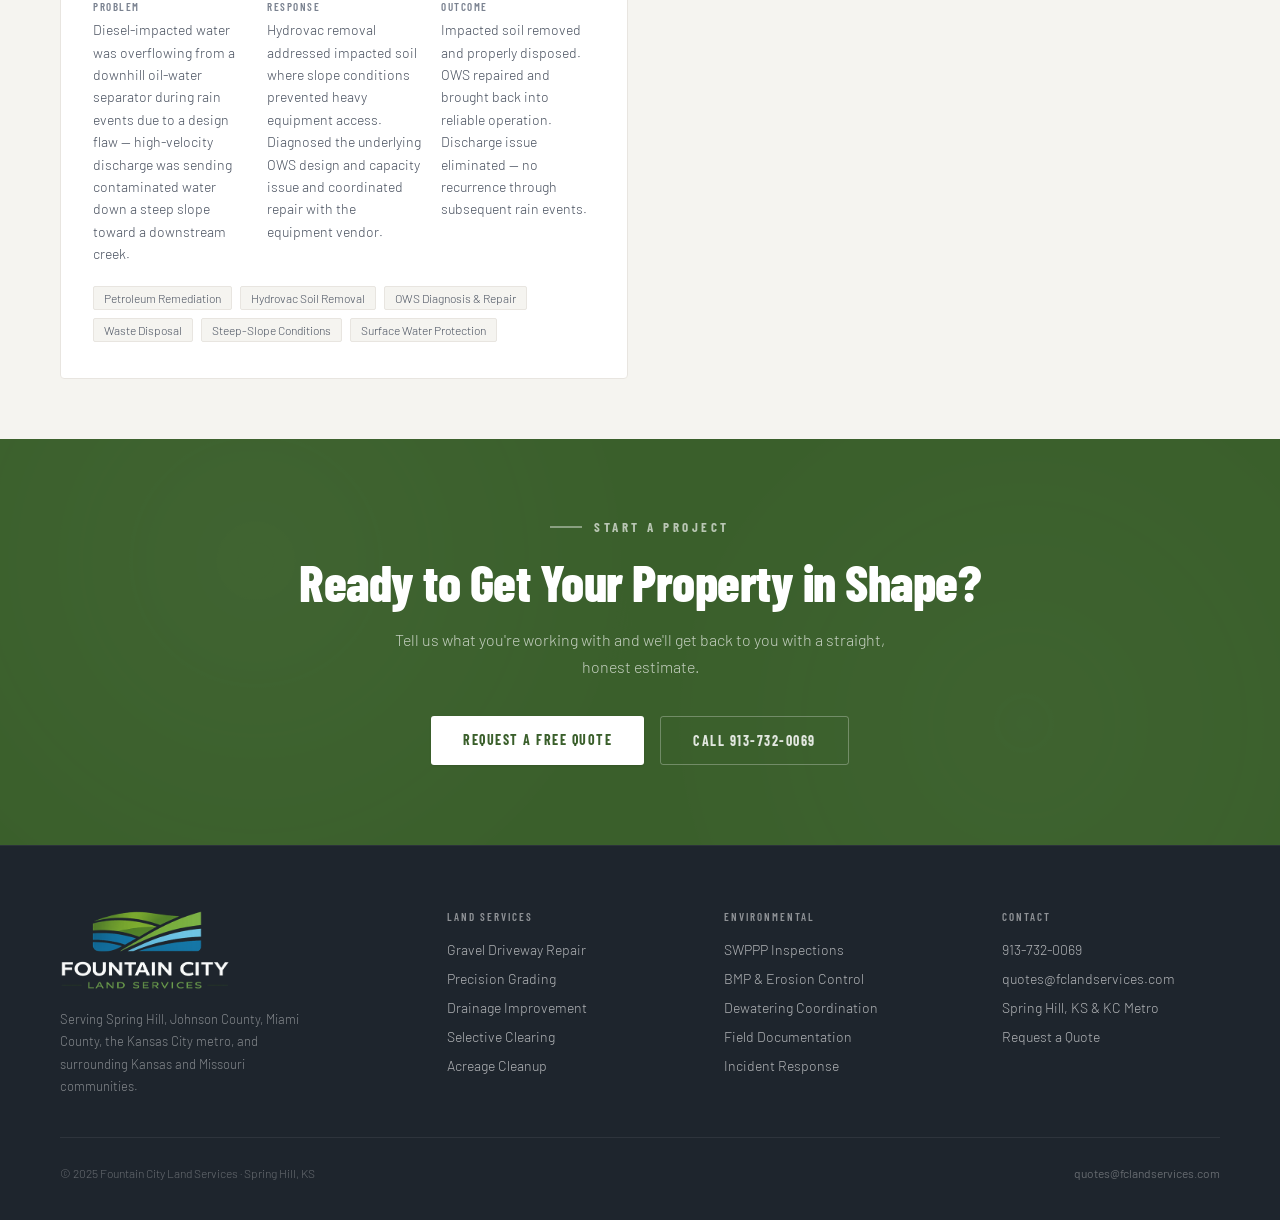
<file: projects.html>
<!DOCTYPE html>
<html lang="en">
<head>
  <meta charset="UTF-8">
  <meta name="viewport" content="width=device-width, initial-scale=1.0">
  <meta name="theme-color" content="#1e252d">

  <title>Project Experience | Land Services, SWPPP &amp; Environmental Field Work | Fountain City</title>
  <meta name="description" content="Documented field work and environmental compliance projects — utility-scale solar erosion control, NPDES pond maintenance, stormwater channel restoration, culvert and outlet stabilization, and petroleum-impacted soil remediation. Direct field experience executed and managed by Ryan Jones.">
  <link rel="canonical" href="https://fclandservices.com/projects.html">

  <!-- Geo signals -->
  <meta name="geo.region" content="US-KS">
  <meta name="geo.placename" content="Spring Hill, Kansas">
  <meta name="geo.position" content="38.7406;-94.8233">
  <meta name="ICBM" content="38.7406, -94.8233">

  <!-- Open Graph -->
  <meta property="og:type" content="website">
  <meta property="og:site_name" content="Fountain City Land Services">
  <meta property="og:url" content="https://fclandservices.com/projects.html">
  <meta property="og:title" content="Projects | Fountain City Land Services">
  <meta property="og:description" content="Stormwater pond restoration, culvert extension, petroleum-impacted soil removal, and field work across the KC metro.">
  <meta property="og:image" content="https://fclandservices.com/assets/images/projects/solar-retention-pond.jpg">
  <meta property="og:image:width" content="1200">
  <meta property="og:image:height" content="630">
  <meta property="og:locale" content="en_US">

  <!-- Twitter Card -->
  <meta name="twitter:card" content="summary_large_image">
  <meta name="twitter:title" content="Projects | Fountain City Land Services">
  <meta name="twitter:description" content="Recent land services and environmental field projects across the Kansas City metro area.">
  <meta name="twitter:image" content="https://fclandservices.com/assets/images/projects/solar-retention-pond.jpg">

  <!-- Performance hints -->
  <link rel="preconnect" href="https://fonts.googleapis.com">
  <link rel="preconnect" href="https://fonts.gstatic.com" crossorigin>
  <link href="https://fonts.googleapis.com/css2?family=Barlow+Condensed:wght@400;600;700;800&family=Libre+Baskerville:ital,wght@0,400;1,400&family=Barlow:wght@300;400;500;600&display=swap" rel="stylesheet">
  <link rel="stylesheet" href="assets/css/style.css">
  <link rel="icon" type="image/png" sizes="16x16" href="assets/images/favicon-16.png">
  <link rel="icon" type="image/png" sizes="32x32" href="assets/images/favicon-32.png">
  <link rel="icon" type="image/png" sizes="48x48" href="assets/images/favicon-48.png">
  <link rel="icon" type="image/png" sizes="96x96" href="assets/images/favicon-96.png">
  <link rel="apple-touch-icon" sizes="180x180" href="assets/images/apple-touch-icon.png">
  <link rel="icon" type="image/png" sizes="192x192" href="assets/images/icon-192.png">
  <link rel="icon" type="image/png" sizes="512x512" href="assets/images/icon-512.png">

  <!-- BreadcrumbList -->
  <script type="application/ld+json">
  {
    "@context": "https://schema.org",
    "@type": "BreadcrumbList",
    "itemListElement": [
      {"@type": "ListItem", "position": 1, "name": "Home", "item": "https://fclandservices.com/"},
      {"@type": "ListItem", "position": 2, "name": "Projects", "item": "https://fclandservices.com/projects.html"}
    ]
  }
  </script>

  <!-- Project portfolio as ItemList of CreativeWork -->
  <script type="application/ld+json">
  {
    "@context": "https://schema.org",
    "@type": "ItemList",
    "name": "Field Experience & Project Examples",
    "description": "Selected environmental and land services projects personally executed, managed, or led by Ryan Jones across current Fountain City Land Services work and prior environmental compliance roles.",
    "itemListElement": [
      {
        "@type": "ListItem",
        "position": 1,
        "item": {
          "@type": "CreativeWork",
          "name": "Utility-Scale Solar Site — Erosion & Sediment Control Program",
          "description": "Managed remediation and BMP program across a 274 MW / approximately 2,000-acre utility-scale solar construction project — retention ponds, rigid sediment controls, wetlands protection, and large-scale hydroseeding to resolve a major sediment discharge issue and restore regulatory compliance.",
          "image": "https://fclandservices.com/assets/images/projects/solar-retention-pond.jpg",
          "url": "https://fclandservices.com/projects.html#solar-erosion-control",
          "creator": {"@id": "https://fclandservices.com/#business"},
          "locationCreated": {"@type": "Place", "name": "Ohio"},
          "about": ["Utility-Scale Solar Construction", "SWPPP Program Management", "Hydroseeding", "Wetlands Protection", "Erosion Control", "Compliance Recovery"]
        }
      },
      {
        "@type": "ListItem",
        "position": 2,
        "item": {
          "@type": "CreativeWork",
          "name": "NPDES Pond Maintenance & Vegetation Removal",
          "description": "Brought an environmental control pond back into NPDES permit compliance — removed overgrown vegetation, cleaned discharge culverts, and re-established design flow paths using heavy equipment and skid steer attachments.",
          "image": "https://fclandservices.com/assets/images/projects/npdes-pond-after.jpg",
          "url": "https://fclandservices.com/projects.html#npdes-pond-maintenance",
          "creator": {"@id": "https://fclandservices.com/#business"},
          "locationCreated": {"@type": "Place", "name": "Missouri"},
          "about": ["NPDES Compliance", "Pond Maintenance", "Vegetation Removal", "Culvert Clearing"]
        }
      },
      {
        "@type": "ListItem",
        "position": 3,
        "item": {
          "@type": "CreativeWork",
          "name": "Stormwater Channel Restoration & Sediment Removal",
          "description": "Restored an overgrown stormwater channel and environmental control pond — sediment and vegetation removal, riprap placement to filter surface runoff, and seed/straw stabilization to recover flow capacity and storage.",
          "image": "https://fclandservices.com/assets/images/projects/stormwater-channel-after.jpg",
          "url": "https://fclandservices.com/projects.html#stormwater-channel",
          "creator": {"@id": "https://fclandservices.com/#business"},
          "locationCreated": {"@type": "Place", "name": "Kansas City Metro"},
          "about": ["Stormwater Compliance", "Channel Restoration", "Sediment Removal", "Riprap", "Stabilization"]
        }
      },
      {
        "@type": "ListItem",
        "position": 4,
        "item": {
          "@type": "CreativeWork",
          "name": "Culvert Extension & Outlet Stabilization",
          "description": "Extended an undersized culvert discharging from an environmental control pond, installed a sized riprap apron, and stabilized disturbed ground with seed and straw — eliminating an active scour pit at the outlet.",
          "image": "https://fclandservices.com/assets/images/projects/culvert-extension-after.jpg",
          "url": "https://fclandservices.com/projects.html#culvert-extension",
          "creator": {"@id": "https://fclandservices.com/#business"},
          "locationCreated": {"@type": "Place", "name": "Missouri"},
          "about": ["Culvert Extension", "Riprap Apron", "Outlet Stabilization", "Drainage Repair", "Erosion Control"]
        }
      },
      {
        "@type": "ListItem",
        "position": 5,
        "item": {
          "@type": "CreativeWork",
          "name": "Petroleum-Impacted Soil Removal & OWS System Repair",
          "description": "Used hydrovac to remove diesel-impacted soil where slopes prevented equipment access, then diagnosed and coordinated repair of a downhill oil-water separator that had been overflowing during rain events.",
          "image": "https://fclandservices.com/assets/images/projects/petroleum-ows-after.jpg",
          "url": "https://fclandservices.com/projects.html#petroleum-ows",
          "creator": {"@id": "https://fclandservices.com/#business"},
          "locationCreated": {"@type": "Place", "name": "Missouri"},
          "about": ["Petroleum Remediation", "Hydrovac Soil Removal", "OWS Diagnosis and Repair", "Waste Disposal", "Surface Water Protection"]
        }
      }
    ]
  }
  </script>

  <style>
    .filter-bar {
      background: var(--off-white);
      border-bottom: 1px solid var(--warm-gray);
    }
    .filter-inner {
      max-width: 1200px; margin: 0 auto;
      padding: 0 60px; display: flex; gap: 0;
    }
    .filter-btn {
      background: none; border: none;
      padding: 18px 24px;
      font-family: 'Barlow Condensed', sans-serif;
      font-weight: 600; font-size: 13px;
      letter-spacing: 1px; text-transform: uppercase;
      color: var(--text-light); cursor: pointer;
      border-bottom: 2px solid transparent;
      transition: color 0.2s, border-color 0.2s;
    }
    .filter-btn:hover { color: var(--charcoal-dark); }
    .filter-btn.active { color: var(--green); border-bottom-color: var(--green); }
    .filter-btn:focus-visible { outline: 2px solid var(--green); outline-offset: 2px; }

    .projects-section { background: var(--off-white); padding: 60px; }
    .projects-grid { display: grid; grid-template-columns: repeat(2,1fr); gap: 24px; max-width: 1200px; margin: 0 auto; }

    .project-card {
      background: #fff;
      border-radius: 4px;
      overflow: hidden;
      border: 1px solid var(--warm-gray);
      transition: box-shadow 0.25s, transform 0.25s;
      scroll-margin-top: 88px;
    }
    .project-card:hover { box-shadow: 0 12px 36px rgba(0,0,0,0.10); transform: translateY(-3px); }
    .project-card.full-width { grid-column: 1 / -1; }

    /* Side-by-side before/after photo grid (replaces single hero image) */
    .project-photos {
      display: grid;
      gap: 2px;
      background: var(--warm-gray);
      position: relative;
    }
    .project-photos.cols-2 { grid-template-columns: 1fr 1fr; }
    .project-photos.cols-3 { grid-template-columns: 1fr 1fr 1fr; }
    .project-photo {
      position: relative;
      background: var(--off-white);
      overflow: hidden;
      cursor: zoom-in;
    }
    .project-photo img {
      width: 100%;
      height: 100%;
      aspect-ratio: 4 / 3;
      object-fit: cover;
      object-position: center;
      display: block;
      transition: transform 0.4s ease, opacity 0.2s;
    }
    .project-photo:hover img { transform: scale(1.02); opacity: 0.95; }
    .project-photo-label {
      position: absolute;
      top: 12px; left: 12px;
      background: rgba(30,37,45,0.88);
      color: #fff;
      font-family: 'Barlow Condensed', sans-serif;
      font-weight: 700;
      font-size: 11px;
      letter-spacing: 2.5px;
      text-transform: uppercase;
      padding: 5px 12px;
      border-radius: 2px;
      z-index: 2;
      pointer-events: none;
    }
    .project-photo-label.during { background: rgba(74,127,165,0.92); }
    .project-photo-label.after { background: rgba(78,126,58,0.92); }

    .project-tag {
      position: absolute; top: 16px; right: 16px;
      background: var(--green); color: #fff;
      font-family: 'Barlow Condensed', sans-serif;
      font-weight: 600; font-size: 11px;
      letter-spacing: 1.5px; text-transform: uppercase;
      padding: 5px 10px; border-radius: 2px;
      z-index: 3;
    }
    .project-tag.env { background: var(--blue-steel); }

    .project-body { padding: 28px 32px 36px; }
    .project-meta {
      font-family: 'Barlow Condensed', sans-serif;
      font-weight: 600; font-size: 11px;
      letter-spacing: 1.5px; text-transform: uppercase;
      color: var(--text-light); margin-bottom: 10px;
    }
    .project-body h2 {
      font-family: 'Barlow Condensed', sans-serif;
      font-weight: 800; font-size: 26px;
      color: var(--charcoal-dark); margin-bottom: 20px;
      line-height: 1.15; letter-spacing: -0.3px;
    }
    .project-row {
      display: grid; grid-template-columns: repeat(3,1fr);
      gap: 20px; margin-bottom: 0;
    }
    .project-cell label {
      display: block;
      font-family: 'Barlow Condensed', sans-serif;
      font-weight: 600; font-size: 11px;
      letter-spacing: 1.5px; text-transform: uppercase;
      color: var(--text-light); margin-bottom: 6px;
    }
    .project-cell p { font-size: 14px; color: var(--text-mid); line-height: 1.6; font-weight: 300; }
    .project-chips { display: flex; flex-wrap: wrap; gap: 8px; margin-top: 20px; }
    .project-chip {
      background: var(--off-white); border: 1px solid var(--warm-gray);
      color: var(--text-mid); font-size: 12px; font-weight: 300;
      padding: 4px 10px; border-radius: 2px;
    }

    .coming-soon {
      grid-column: 1 / -1;
      background: var(--off-white);
      border: 2px dashed var(--warm-gray);
      border-radius: 4px;
      padding: 60px 40px; text-align: center;
    }
    .coming-soon h3 {
      font-family: 'Barlow Condensed', sans-serif;
      font-weight: 700; font-size: 22px;
      color: var(--charcoal-dark); margin-bottom: 12px;
    }
    .coming-soon p { font-size: 15px; color: var(--text-light); font-weight: 300; max-width: 480px; margin: 0 auto; line-height: 1.7; }

    @media (max-width: 960px) {
      .projects-section { padding: 40px 24px; }
      .projects-grid { grid-template-columns: 1fr; }
      .project-card.full-width { grid-column: auto; }
      .project-row { grid-template-columns: 1fr; gap: 16px; }
      .filter-inner { padding: 0 16px; overflow-x: auto; white-space: nowrap; }
    }
    @media (max-width: 720px) {
      .project-photos.cols-2,
      .project-photos.cols-3 { grid-template-columns: 1fr; }
    }
  </style>
</head>
<body>

<a class="skip-link" href="#main">Skip to main content</a>

<nav aria-label="Primary">
  <a href="index.html" class="nav-logo" aria-label="Fountain City Land Services — Home">
    <img src="assets/images/logo.png" alt="Fountain City Land Services logo" width="451" height="212"
         onerror="this.style.display='none';this.nextElementSibling.style.display='block'">
    <div class="nav-logo-fallback">FOUNTAIN CITY<span>LAND SERVICES</span></div>
  </a>
  <ul class="nav-links">
    <li><a href="services.html">Land Services</a></li>
    <li><a href="environmental.html">SWPPP &amp; Environmental</a></li>
    <li><a href="projects.html" class="active" aria-current="page">Projects</a></li>
    <li><a href="resources.html">Resources</a></li>
    <li><a href="about.html">About</a></li>
    <li><a href="quote.html" class="nav-cta">Get a Quote</a></li>
  </ul>
  <button class="nav-hamburger" onclick="toggleMenu()" aria-label="Open menu" aria-controls="mobileMenu" aria-expanded="false" type="button">
    <span></span><span></span><span></span>
  </button>
</nav>
<div class="mobile-menu" id="mobileMenu" role="dialog" aria-label="Mobile menu">
  <a href="services.html">Land Services</a>
  <a href="environmental.html">SWPPP &amp; Environmental</a>
  <a href="projects.html" aria-current="page">Projects</a>
  <a href="resources.html">Resources</a>
  <a href="about.html">About</a>
  <a href="quote.html" class="mobile-cta">Get a Quote</a>
</div>

<main id="main">

<div class="page-hero">
  <div class="page-hero-bg"></div>
  <div class="page-hero-inner">
    <nav class="breadcrumbs" aria-label="Breadcrumb">
      <ol>
        <li><a href="index.html">Home</a></li>
        <li aria-current="page">Projects</li>
      </ol>
    </nav>
    <div class="section-label">Field Experience</div>
    <h1>Projects, Documented.<br><em>Problem. Response. Outcome.</em></h1>
    <p>A selection of recent Fountain City Land Services work and direct field experience from Ryan's environmental compliance career — each project personally executed, managed, or led. Project locations and client identifiers are kept generic; photos used with permission or taken on-site by Ryan in his project role.</p>
  </div>
</div>

<div class="trust-bar" role="region" aria-label="Trust indicators">
  <span class="trust-item">Spring Hill, KS &amp; KC Metro</span>
  <span class="trust-dot" aria-hidden="true"></span>
  <span class="trust-item">Johnson &amp; Miami County, KS</span>
  <span class="trust-dot" aria-hidden="true"></span>
  <span class="trust-item">Land Services &amp; Environmental</span>
  <span class="trust-dot" aria-hidden="true"></span>
  <span class="trust-item">Free Estimates</span>
</div>

<!-- FILTER BAR -->
<div class="filter-bar">
  <div class="filter-inner" role="tablist" aria-label="Filter projects by category">
    <button class="filter-btn active" onclick="filterProjects('all',this)" role="tab" aria-selected="true">All Projects</button>
    <button class="filter-btn" onclick="filterProjects('land',this)" role="tab" aria-selected="false">Land Services</button>
    <button class="filter-btn" onclick="filterProjects('environmental',this)" role="tab" aria-selected="false">Environmental &amp; SWPPP</button>
  </div>
</div>

<!-- PROJECTS GRID -->
<div class="projects-section">
  <div class="projects-grid" id="projectsGrid">

    <!-- PROJECT 1: Utility-Scale Solar — Erosion & Sediment Control Program -->
    <article class="project-card full-width reveal" data-category="environmental" id="solar-erosion-control">
      <div class="project-photos cols-3">
        <div class="project-photo zoomable" data-caption="Wetlands protection — perimeter sediment controls along delineated wetland areas during active solar construction.">
          <img src="assets/images/projects/solar-wetlands-protection.jpg" alt="Sediment control along delineated wetlands at a utility-scale solar construction site" loading="lazy" decoding="async">
        </div>
        <div class="project-photo zoomable" data-caption="Retention pond stabilized with curlex erosion control blanket, straw wattle, and rock outlet — built to manage runoff from hundreds of disturbed acres.">
          <img src="assets/images/projects/solar-retention-pond.jpg" alt="Retention pond with curlex erosion blanket, straw wattle, and riprap outlet at a utility-scale solar site" loading="lazy" decoding="async">
        </div>
        <div class="project-photo zoomable" data-caption="Hydroseeded and blanket-stabilized swale established alongside the panel array — disturbed ground brought back into vegetated condition.">
          <img src="assets/images/projects/solar-seeded-blanket.jpg" alt="Established vegetation along an erosion control blanket adjacent to a solar panel array" loading="lazy" decoding="async">
        </div>
        <span class="project-tag env">Environmental</span>
      </div>
      <div class="project-body">
        <div class="project-meta">Utility-Scale Solar Construction, Ohio &bull; 274 MW &bull; ~2,000 Acres &bull; ~776,000 Panels</div>
        <h2>Utility-Scale Solar Site — Erosion &amp; Sediment Control Program</h2>
        <div class="project-row">
          <div class="project-cell">
            <label>Problem</label>
            <p>The construction team had over-cleared vegetation across large areas of an active utility-scale solar build, creating a major sediment discharge issue and active regulatory exposure across hundreds of acres of exposed ground.</p>
          </div>
          <div class="project-cell">
            <label>Response</label>
            <p>Serving as district environmental manager, designed and led execution of a remediation and BMP program with the field team — retention ponds, rigid sediment controls, wetlands protection, and large-scale hydroseeding and straw stabilization across several hundred acres.</p>
          </div>
          <div class="project-cell">
            <label>Outcome</label>
            <p>Sediment discharge issue resolved. Site brought back into compliance and held there through completion. Stabilization established and verified before final cover, with documentation supporting permit close-out.</p>
          </div>
        </div>
        <div class="project-chips">
          <span class="project-chip">Utility-Scale Construction</span>
          <span class="project-chip">SWPPP Program Management</span>
          <span class="project-chip">Retention Pond Construction</span>
          <span class="project-chip">Hydroseeding</span>
          <span class="project-chip">Wetlands Protection</span>
          <span class="project-chip">Erosion Control Blankets</span>
          <span class="project-chip">Straw Wattle</span>
          <span class="project-chip">Regulatory Compliance Recovery</span>
        </div>
      </div>
    </article>

    <!-- PROJECT 2: NPDES Pond Maintenance & Vegetation Removal -->
    <article class="project-card full-width reveal" data-category="environmental" id="npdes-pond-maintenance">
      <div class="project-photos cols-3">
        <div class="project-photo zoomable" data-caption="Before — environmental control pond overtaken by woody and herbaceous vegetation, out of compliance with NPDES maintenance requirements.">
          <span class="project-photo-label">Before</span>
          <img src="assets/images/projects/npdes-pond-before.jpg" alt="Overgrown environmental control pond with dense vegetation prior to NPDES-required maintenance" loading="lazy" decoding="async">
        </div>
        <div class="project-photo zoomable" data-caption="During — heavy equipment clearing accumulated vegetation and reopening flow paths through the basin.">
          <span class="project-photo-label during">During</span>
          <img src="assets/images/projects/npdes-pond-during.jpg" alt="Excavator and skid steer clearing vegetation from an environmental control pond" loading="lazy" decoding="async">
        </div>
        <div class="project-photo zoomable" data-caption="After — basin re-established to design condition, vegetation removed, discharge culverts cleared, site back in NPDES compliance.">
          <span class="project-photo-label after">After</span>
          <img src="assets/images/projects/npdes-pond-after.jpg" alt="Environmental control pond cleared of vegetation and restored to design condition" loading="lazy" decoding="async">
        </div>
        <span class="project-tag env">Environmental</span>
      </div>
      <div class="project-body">
        <div class="project-meta">Commercial Site, Missouri &bull; NPDES Compliance / Pond Maintenance</div>
        <h2>NPDES Pond Maintenance &amp; Vegetation Removal</h2>
        <div class="project-row">
          <div class="project-cell">
            <label>Problem</label>
            <p>An environmental control pond had fallen out of compliance with NPDES permit maintenance requirements — vegetation had overtaken the basin and discharge culverts were partially obstructed.</p>
          </div>
          <div class="project-cell">
            <label>Response</label>
            <p>Removed all overgrown vegetation, cleaned out discharge culverts, and re-established design flow paths through the basin using heavy equipment and skid steer attachments selected to the site conditions.</p>
          </div>
          <div class="project-cell">
            <label>Outcome</label>
            <p>Site brought back into NPDES permit compliance with documented corrective action. Pond restored to design capacity and operating as intended through subsequent storm events.</p>
          </div>
        </div>
        <div class="project-chips">
          <span class="project-chip">NPDES Compliance</span>
          <span class="project-chip">Pond Maintenance</span>
          <span class="project-chip">Vegetation Removal</span>
          <span class="project-chip">Culvert Clearing</span>
          <span class="project-chip">Heavy Equipment</span>
          <span class="project-chip">Skid Steer Attachments</span>
        </div>
      </div>
    </article>

    <!-- PROJECT 3: Stormwater Channel Restoration & Sediment Removal -->
    <article class="project-card reveal" data-category="environmental" id="stormwater-channel">
      <div class="project-photos cols-2">
        <div class="project-photo zoomable" data-caption="Before — stormwater channel overtaken by sediment and vegetation, with reduced flow capacity and standing water.">
          <span class="project-photo-label">Before</span>
          <img src="assets/images/projects/stormwater-channel-before.jpg" alt="Overgrown stormwater channel with sediment buildup and reduced flow capacity" loading="lazy" decoding="async">
        </div>
        <div class="project-photo zoomable" data-caption="After — channel restored to flow capacity, riprap installed to filter surface runoff, banks stabilized with seed and straw.">
          <span class="project-photo-label after">After</span>
          <img src="assets/images/projects/stormwater-channel-after.jpg" alt="Restored stormwater channel with riprap and stabilized banks" loading="lazy" decoding="async">
        </div>
        <span class="project-tag env">Environmental</span>
      </div>
      <div class="project-body">
        <div class="project-meta">Commercial Site, Kansas City Metro &bull; Stormwater Compliance</div>
        <h2>Stormwater Channel Restoration &amp; Sediment Removal</h2>
        <div class="project-row">
          <div class="project-cell">
            <label>Problem</label>
            <p>An overgrown stormwater channel and environmental control pond had lost flow capacity to accumulated sediment and dense vegetation — reducing storage and risking permit non-compliance.</p>
          </div>
          <div class="project-cell">
            <label>Response</label>
            <p>Removed sediment buildup and vegetation, placed riprap to filter surface runoff entering the system, and stabilized disturbed ground with seed and straw to prevent re-erosion.</p>
          </div>
          <div class="project-cell">
            <label>Outcome</label>
            <p>Channel capacity and storage restored. Riprap functioning as a passive sediment filter at the inflow points. Site stabilized and operating as designed.</p>
          </div>
        </div>
        <div class="project-chips">
          <span class="project-chip">Stormwater Compliance</span>
          <span class="project-chip">Channel Restoration</span>
          <span class="project-chip">Sediment Removal</span>
          <span class="project-chip">Riprap</span>
          <span class="project-chip">Stabilization</span>
        </div>
      </div>
    </article>

    <!-- PROJECT 4: Culvert Extension & Outlet Stabilization -->
    <article class="project-card reveal delay-1" data-category="land" id="culvert-extension">
      <div class="project-photos cols-2">
        <div class="project-photo zoomable" data-caption="Before — undersized culvert discharging onto a slope, scour pit expanding at the outlet from storm and discharge events.">
          <span class="project-photo-label">Before</span>
          <img src="assets/images/projects/culvert-extension-before.jpg" alt="Undersized culvert outlet with active erosion scour pit before extension and stabilization" loading="lazy" decoding="async">
        </div>
        <div class="project-photo zoomable" data-caption="After — culvert extended, properly sized riprap apron installed, surrounding ground straw-stabilized.">
          <span class="project-photo-label after">After</span>
          <img src="assets/images/projects/culvert-extension-after.jpg" alt="Extended culvert with riprap outlet apron and straw-stabilized ground" loading="lazy" decoding="async">
        </div>
        <span class="project-tag">Land Services</span>
      </div>
      <div class="project-body">
        <div class="project-meta">Commercial Site, Missouri &bull; Drainage / Erosion Control</div>
        <h2>Culvert Extension &amp; Outlet Stabilization</h2>
        <div class="project-row">
          <div class="project-cell">
            <label>Problem</label>
            <p>An undersized culvert discharging from an on-site environmental control pond was creating major erosion during storm and discharge events — flow was hitting an unprotected slope and scouring an expanding pit at the outlet.</p>
          </div>
          <div class="project-cell">
            <label>Response</label>
            <p>Extended the culvert to proper length, installed a sized riprap apron to dissipate flow energy, and stabilized disturbed ground with seed and straw — addressing the cause, not just the visible damage.</p>
          </div>
          <div class="project-cell">
            <label>Outcome</label>
            <p>Erosion stopped at the discharge point. Riprap apron controlling flow energy through subsequent storm events. No further corrective action required.</p>
          </div>
        </div>
        <div class="project-chips">
          <span class="project-chip">Culvert Extension</span>
          <span class="project-chip">Riprap Apron</span>
          <span class="project-chip">Outlet Stabilization</span>
          <span class="project-chip">Drainage Repair</span>
          <span class="project-chip">Seed &amp; Straw</span>
        </div>
      </div>
    </article>

    <!-- PROJECT 5: Petroleum-Impacted Soil Removal & OWS Repair -->
    <article class="project-card reveal delay-2" data-category="environmental" id="petroleum-ows">
      <div class="project-photos cols-2">
        <div class="project-photo zoomable" data-caption="Before — diesel-impacted area surrounding a downhill oil-water separator that had been overflowing during rain events.">
          <span class="project-photo-label">Before</span>
          <img src="assets/images/projects/petroleum-ows-before.jpg" alt="Site conditions surrounding a downhill oil-water separator before petroleum-impacted soil removal" loading="lazy" decoding="async">
        </div>
        <div class="project-photo zoomable" data-caption="After — impacted soil hydrovac-removed where slopes prevented equipment access, OWS troubleshot and repaired, perimeter restored.">
          <span class="project-photo-label after">After</span>
          <img src="assets/images/projects/petroleum-ows-after.jpg" alt="Site condition after petroleum-impacted soil removal and oil-water separator repair" loading="lazy" decoding="async">
        </div>
        <span class="project-tag env">Environmental</span>
      </div>
      <div class="project-body">
        <div class="project-meta">Industrial Site, Missouri &bull; Petroleum Remediation / OWS Response</div>
        <h2>Petroleum-Impacted Soil Removal &amp; OWS System Repair</h2>
        <div class="project-row">
          <div class="project-cell">
            <label>Problem</label>
            <p>Diesel-impacted water was overflowing from a downhill oil-water separator during rain events due to a design flaw — high-velocity discharge was sending contaminated water down a steep slope toward a downstream creek.</p>
          </div>
          <div class="project-cell">
            <label>Response</label>
            <p>Hydrovac removal addressed impacted soil where slope conditions prevented heavy equipment access. Diagnosed the underlying OWS design and capacity issue and coordinated repair with the equipment vendor.</p>
          </div>
          <div class="project-cell">
            <label>Outcome</label>
            <p>Impacted soil removed and properly disposed. OWS repaired and brought back into reliable operation. Discharge issue eliminated — no recurrence through subsequent rain events.</p>
          </div>
        </div>
        <div class="project-chips">
          <span class="project-chip">Petroleum Remediation</span>
          <span class="project-chip">Hydrovac Soil Removal</span>
          <span class="project-chip">OWS Diagnosis &amp; Repair</span>
          <span class="project-chip">Waste Disposal</span>
          <span class="project-chip">Steep-Slope Conditions</span>
          <span class="project-chip">Surface Water Protection</span>
        </div>
      </div>
    </article>

    <!-- PROJECT 4: SWPPP / BMP Installation — hidden until photo available -->
    <!-- <article class="project-card" data-category="environmental">
      <div class="project-img">
        <div class="project-img-placeholder">
          <p>assets/images/projects/swppp-bmp-installation.jpg</p>
        </div>
        <span class="project-tag env">Environmental</span>
      </div>
      <div class="project-body">
        <div class="project-meta">Johnson County, KS &bull; SWPPP / Compliance</div>
        <h2>SWPPP Management &amp; BMP Installation</h2>
        <div class="project-row">
          <div class="project-cell">
            <label>Problem</label>
            <p>Active construction site with an inadequate SWPPP and improperly installed BMPs — creating stormwater compliance exposure ahead of a scheduled regulatory inspection.</p>
          </div>
          <div class="project-cell">
            <label>Response</label>
            <p>Reviewed and updated the SWPPP, installed correctly positioned silt fence and inlet protection per plan requirements, established inspection schedule, and maintained documentation through project close-out.</p>
          </div>
          <div class="project-cell">
            <label>Outcome</label>
            <p>Site passed regulatory inspection. Documentation complete. General contractor avoided potential NOV and project delay. Ongoing inspection support provided through construction completion.</p>
          </div>
        </div>
        <div class="project-chips">
          <span class="project-chip">SWPPP Management</span>
          <span class="project-chip">BMP Installation</span>
          <span class="project-chip">Silt Fence</span>
          <span class="project-chip">Inlet Protection</span>
          <span class="project-chip">Compliance Inspections</span>
        </div>
      </div>
    </article> -->

    <!-- PROJECT 5: Brush / Fence Line Cleanup — hidden until photo available -->
    <!-- <article class="project-card" data-category="land">
      <div class="project-img">
        <div class="project-img-placeholder">
          <p>assets/images/projects/brush-fence-line-clearing.jpg</p>
        </div>
        <span class="project-tag">Land Services</span>
      </div>
      <div class="project-body">
        <div class="project-meta">Miami County, KS &bull; Land Services</div>
        <h2>Brush &amp; Fence Line Clearing</h2>
        <div class="project-row">
          <div class="project-cell">
            <label>Problem</label>
            <p>Heavily overgrown fence lines on a rural property had become unmanageable. Decades of brush and volunteer trees had overtaken several hundred feet of fencing.</p>
          </div>
          <div class="project-cell">
            <label>Response</label>
            <p>Cleared overgrowth along fence lines using professional land equipment suited to the conditions. Pushed and piled debris for landowner burn. Left fence line clean and accessible for future maintenance.</p>
          </div>
          <div class="project-cell">
            <label>Outcome</label>
            <p>Fence line restored to full visibility and access. Work completed in a single day. Property owner able to inspect and repair fencing for the first time in years.</p>
          </div>
        </div>
        <div class="project-chips">
          <span class="project-chip">Brush Clearing</span>
          <span class="project-chip">Fence Line Cleanup</span>
          <span class="project-chip">Debris Piling</span>
          <span class="project-chip">Rural Property</span>
        </div>
      </div>
    </article> -->

    <!-- PROJECT 6: Grading / Driveway Restoration — hidden until photo available -->
    <!-- <article class="project-card" data-category="land">
      <div class="project-img">
        <div class="project-img-placeholder">
          <p>assets/images/projects/driveway-grading-restoration.jpg</p>
        </div>
        <span class="project-tag">Land Services</span>
      </div>
      <div class="project-body">
        <div class="project-meta">Spring Hill, KS &bull; Driveway / Grading</div>
        <h2>Driveway Restoration &amp; Drainage Grading</h2>
        <div class="project-row">
          <div class="project-cell">
            <label>Problem</label>
            <p>A rural driveway with deep ruts, poor drainage, and washed-out gravel had become difficult to navigate. Standing water and soft spots persisted after rain events.</p>
          </div>
          <div class="project-cell">
            <label>Response</label>
            <p>Regraded the driveway surface to restore crown and drainage slope, corrected adjacent ditch grades, and spread and compacted new gravel to finished grade.</p>
          </div>
          <div class="project-cell">
            <label>Outcome</label>
            <p>Driveway draining properly with no standing water. Gravel surface firm and navigable. Work completed safely, on schedule, and within the quoted scope. Client satisfied with same-week scheduling and a clean, lasting result.</p>
          </div>
        </div>
        <div class="project-chips">
          <span class="project-chip">Driveway Restoration</span>
          <span class="project-chip">Gravel Spreading</span>
          <span class="project-chip">Drainage Grading</span>
          <span class="project-chip">Ditch Correction</span>
        </div>
      </div>
    </article> -->

  </div>
</div>

<!-- CTA -->
<section class="quote-section">
  <div class="section-label">Start a Project</div>
  <h2>Ready to Get Your Property in Shape?</h2>
  <p>Tell us what you're working with and we'll get back to you with a straight, honest estimate.</p>
  <div style="display:flex;gap:16px;justify-content:center;flex-wrap:wrap;">
    <a href="quote.html" class="btn-primary" style="background:#fff;color:var(--green-dark);">Request a Free Quote</a>
    <a href="tel:+19137320069" class="btn-ghost">Call 913-732-0069</a>
  </div>
</section>

</main>

<footer>
  <div class="footer-inner">
    <div class="footer-brand">
      <img src="assets/images/logo.png" alt="Fountain City Land Services" width="451" height="212" onerror="this.style.display='none'">
      <p>Serving Spring Hill, Johnson County, Miami County, the Kansas City metro, and surrounding Kansas and Missouri communities.</p>
    </div>
    <div class="footer-col"><h4>Land Services</h4><ul>
      <li><a href="services.html#driveway">Gravel Driveway Repair</a></li>
      <li><a href="services.html#grading">Precision Grading</a></li>
      <li><a href="services.html#drainage">Drainage Improvement</a></li>
      <li><a href="services.html#brush">Selective Clearing</a></li>
      <li><a href="services.html#rural">Acreage Cleanup</a></li>
    </ul></div>
    <div class="footer-col"><h4>Environmental</h4><ul>
      <li><a href="environmental.html#swppp">SWPPP Inspections</a></li>
      <li><a href="environmental.html#bmp">BMP &amp; Erosion Control</a></li>
      <li><a href="environmental.html#dewatering">Dewatering Coordination</a></li>
      <li><a href="environmental.html#documentation">Field Documentation</a></li>
      <li><a href="environmental.html#incident">Incident Response</a></li>
    </ul></div>
    <div class="footer-col"><h4>Contact</h4><ul>
      <li><a href="tel:+19137320069">913-732-0069</a></li>
      <li><a href="mailto:quotes@fclandservices.com">quotes@fclandservices.com</a></li>
      <li><span>Spring Hill, KS &amp; KC Metro</span></li>
      <li><a href="quote.html">Request a Quote</a></li>
    </ul></div>
  </div>
  <div class="footer-bottom">
    <p>&copy; 2025 Fountain City Land Services &middot; Spring Hill, KS</p>
    <a href="mailto:quotes@fclandservices.com">quotes@fclandservices.com</a>
  </div>
</footer>

<!-- Lightbox overlay (used by .zoomable elements) -->
<div class="lightbox" id="lightbox" role="dialog" aria-modal="true" aria-label="Enlarged image" aria-hidden="true">
  <button class="lightbox-close" type="button" aria-label="Close">&times;</button>
  <div class="lightbox-content">
    <img alt="" id="lightboxImg">
    <div class="lightbox-caption" id="lightboxCaption"></div>
  </div>
</div>

<!-- Mobile sticky CTA bar -->
<div class="mobile-cta-bar" role="region" aria-label="Quick contact">
  <a href="tel:+19137320069" class="mcta-call" aria-label="Call 913-732-0069">
    <svg viewBox="0 0 24 24" fill="none" stroke="currentColor" stroke-width="2" stroke-linecap="round" stroke-linejoin="round" aria-hidden="true"><path d="M22 16.92v3a2 2 0 0 1-2.18 2 19.79 19.79 0 0 1-8.63-3.07 19.5 19.5 0 0 1-6-6 19.79 19.79 0 0 1-3.07-8.67A2 2 0 0 1 4.11 2h3a2 2 0 0 1 2 1.72 12.84 12.84 0 0 0 .7 2.81 2 2 0 0 1-.45 2.11L8.09 9.91a16 16 0 0 0 6 6l1.27-1.27a2 2 0 0 1 2.11-.45 12.84 12.84 0 0 0 2.81.7A2 2 0 0 1 22 16.92z"/></svg>
    Call
  </a>
  <a href="sms:+19137320069" class="mcta-text" aria-label="Text 913-732-0069">
    <svg viewBox="0 0 24 24" fill="none" stroke="currentColor" stroke-width="2" stroke-linecap="round" stroke-linejoin="round" aria-hidden="true"><path d="M21 15a2 2 0 0 1-2 2H7l-4 4V5a2 2 0 0 1 2-2h14a2 2 0 0 1 2 2z"/></svg>
    Text
  </a>
  <a href="quote.html" class="mcta-quote">
    <svg viewBox="0 0 24 24" fill="none" stroke="currentColor" stroke-width="2" stroke-linecap="round" stroke-linejoin="round" aria-hidden="true"><path d="M14 2H6a2 2 0 0 0-2 2v16a2 2 0 0 0 2 2h12a2 2 0 0 0 2-2V8z"/><polyline points="14 2 14 8 20 8"/><line x1="9" y1="15" x2="15" y2="15"/></svg>
    Get a Quote
  </a>
</div>

<script>
  function toggleMenu(){
    var menu = document.getElementById('mobileMenu');
    var btn = document.querySelector('.nav-hamburger');
    var open = menu.classList.toggle('open');
    if (btn) btn.setAttribute('aria-expanded', open ? 'true' : 'false');
  }
  function filterProjects(cat, btn) {
    document.querySelectorAll('.filter-btn').forEach(function(b){
      b.classList.remove('active');
      b.setAttribute('aria-selected', 'false');
    });
    btn.classList.add('active');
    btn.setAttribute('aria-selected', 'true');
    document.querySelectorAll('#projectsGrid article').forEach(function(card){
      card.style.display = (cat === 'all' || card.dataset.category === cat) ? '' : 'none';
    });
  }
  // Scroll-reveal — IntersectionObserver
  (function(){
    if (!('IntersectionObserver' in window)) {
      document.querySelectorAll('.reveal').forEach(function(el){ el.classList.add('is-visible'); });
      return;
    }
    var io = new IntersectionObserver(function(entries){
      entries.forEach(function(e){
        if (e.isIntersecting) { e.target.classList.add('is-visible'); io.unobserve(e.target); }
      });
    }, { threshold: 0.12, rootMargin: '0px 0px -40px 0px' });
    document.querySelectorAll('.reveal').forEach(function(el){ io.observe(el); });
  })();

  // Lightbox: click any .zoomable element to view full-size with caption.
  (function(){
    var lb = document.getElementById('lightbox');
    if (!lb) return;
    var lbImg = document.getElementById('lightboxImg');
    var lbCap = document.getElementById('lightboxCaption');
    var lbClose = lb.querySelector('.lightbox-close');
    var lastFocus = null;
    function open(src, alt, caption){
      lbImg.src = src; lbImg.alt = alt || '';
      lbCap.textContent = caption || alt || '';
      lb.classList.add('open'); lb.setAttribute('aria-hidden','false');
      lastFocus = document.activeElement; lbClose.focus();
      document.body.style.overflow = 'hidden';
    }
    function close(){
      lb.classList.remove('open'); lb.setAttribute('aria-hidden','true');
      lbImg.src = ''; document.body.style.overflow = '';
      if (lastFocus) lastFocus.focus();
    }
    document.addEventListener('click', function(e){
      var t = e.target.closest('.zoomable');
      if (!t) return;
      e.preventDefault();
      var src, alt, caption = t.getAttribute('data-caption') || '';
      var img = t.querySelector('img');
      if (img) { src = img.currentSrc || img.src; alt = img.alt; }
      else { src = t.getAttribute('data-image'); alt = t.getAttribute('aria-label') || ''; }
      if (src) open(src, alt, caption);
    });
    lb.addEventListener('click', function(e){
      if (e.target === lb || e.target === lbClose || e.target.closest('.lightbox-close')) close();
    });
    document.addEventListener('keydown', function(e){
      if (e.key === 'Escape' && lb.classList.contains('open')) close();
    });
  })();
</script>
</body>
</html>
</file>
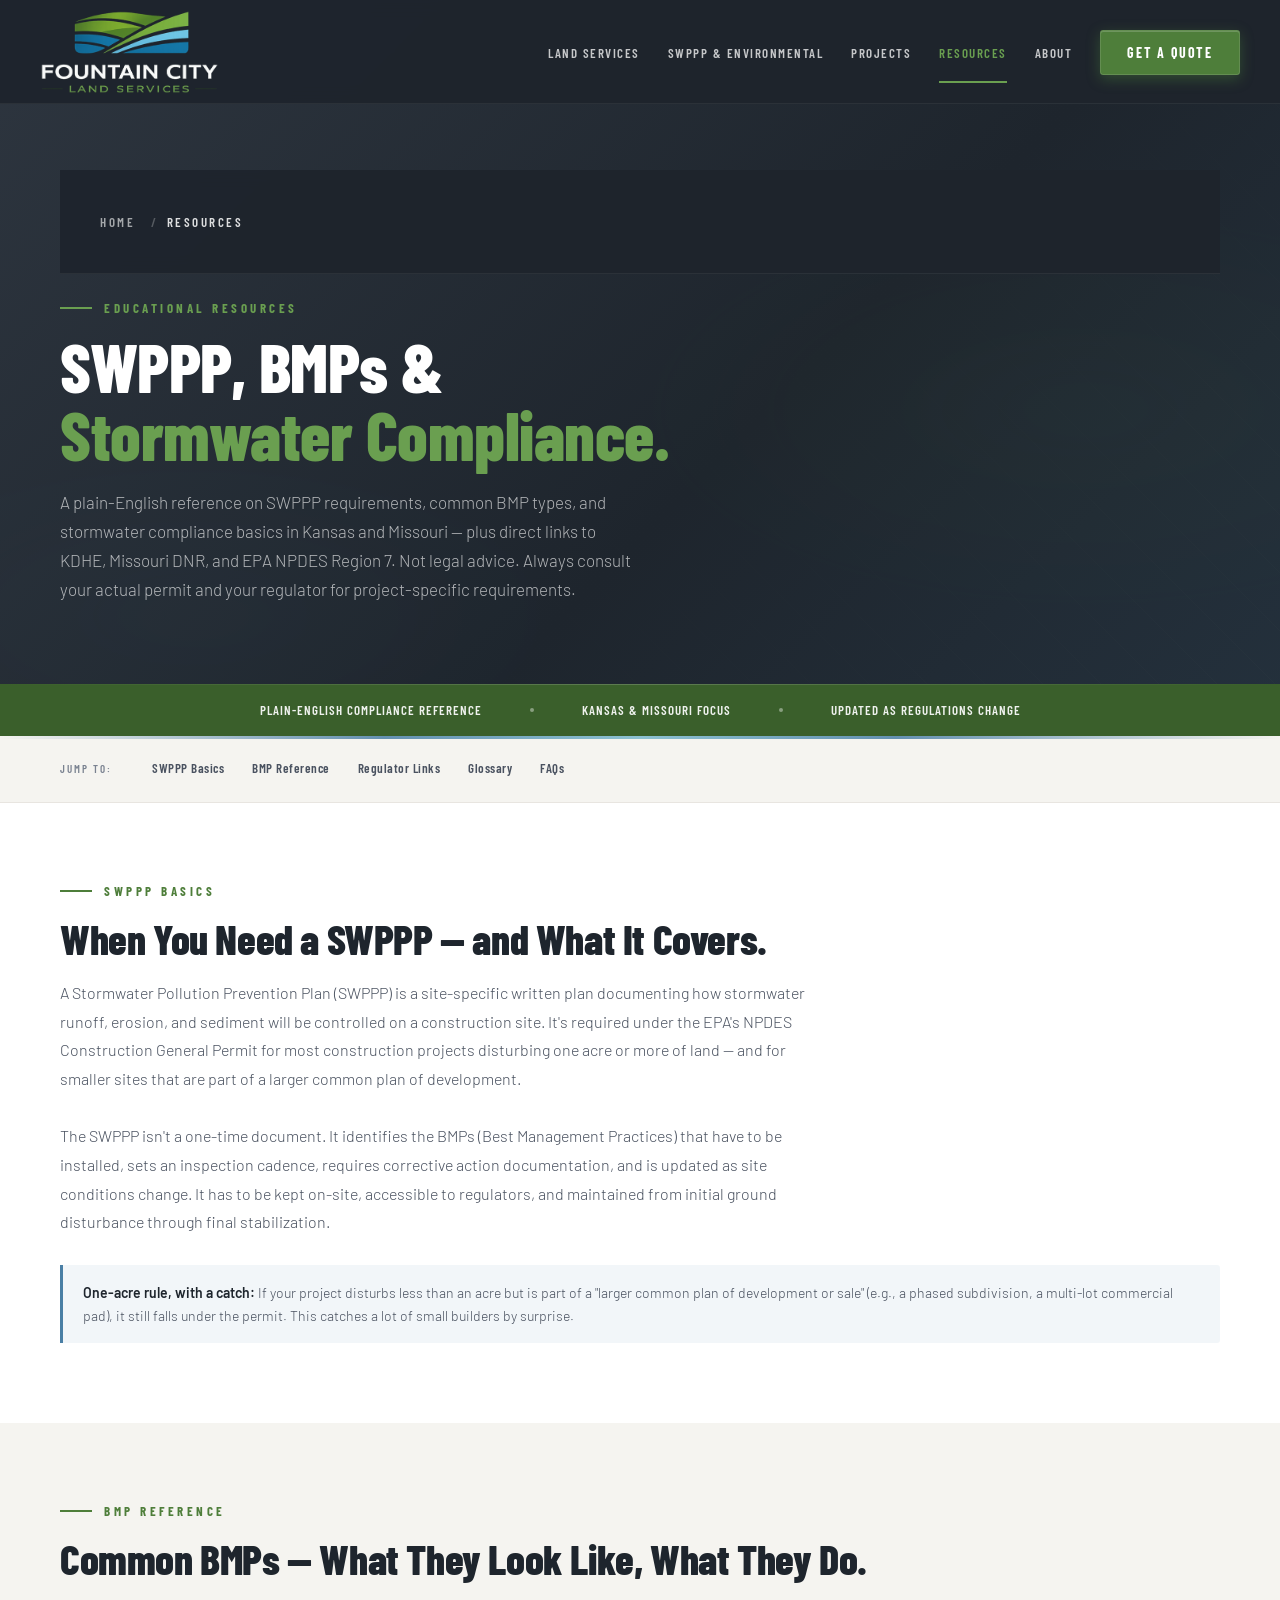
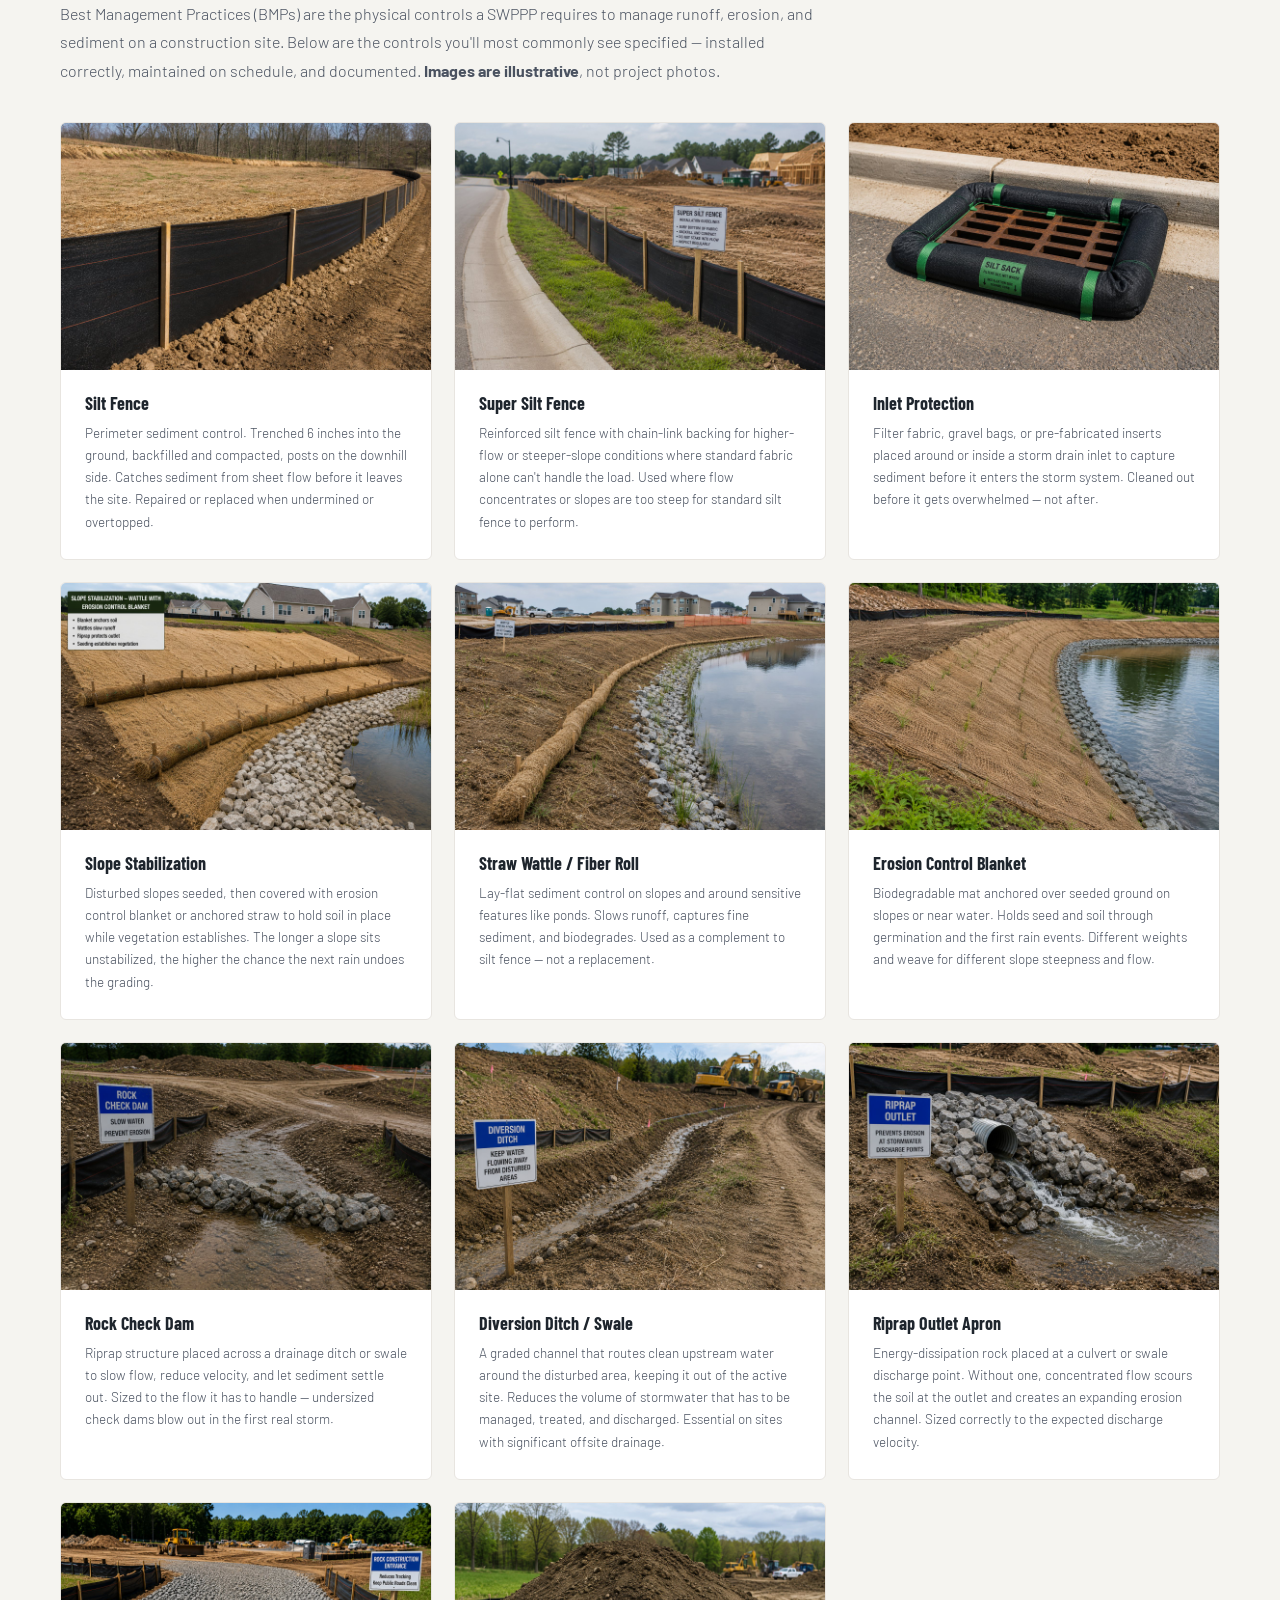
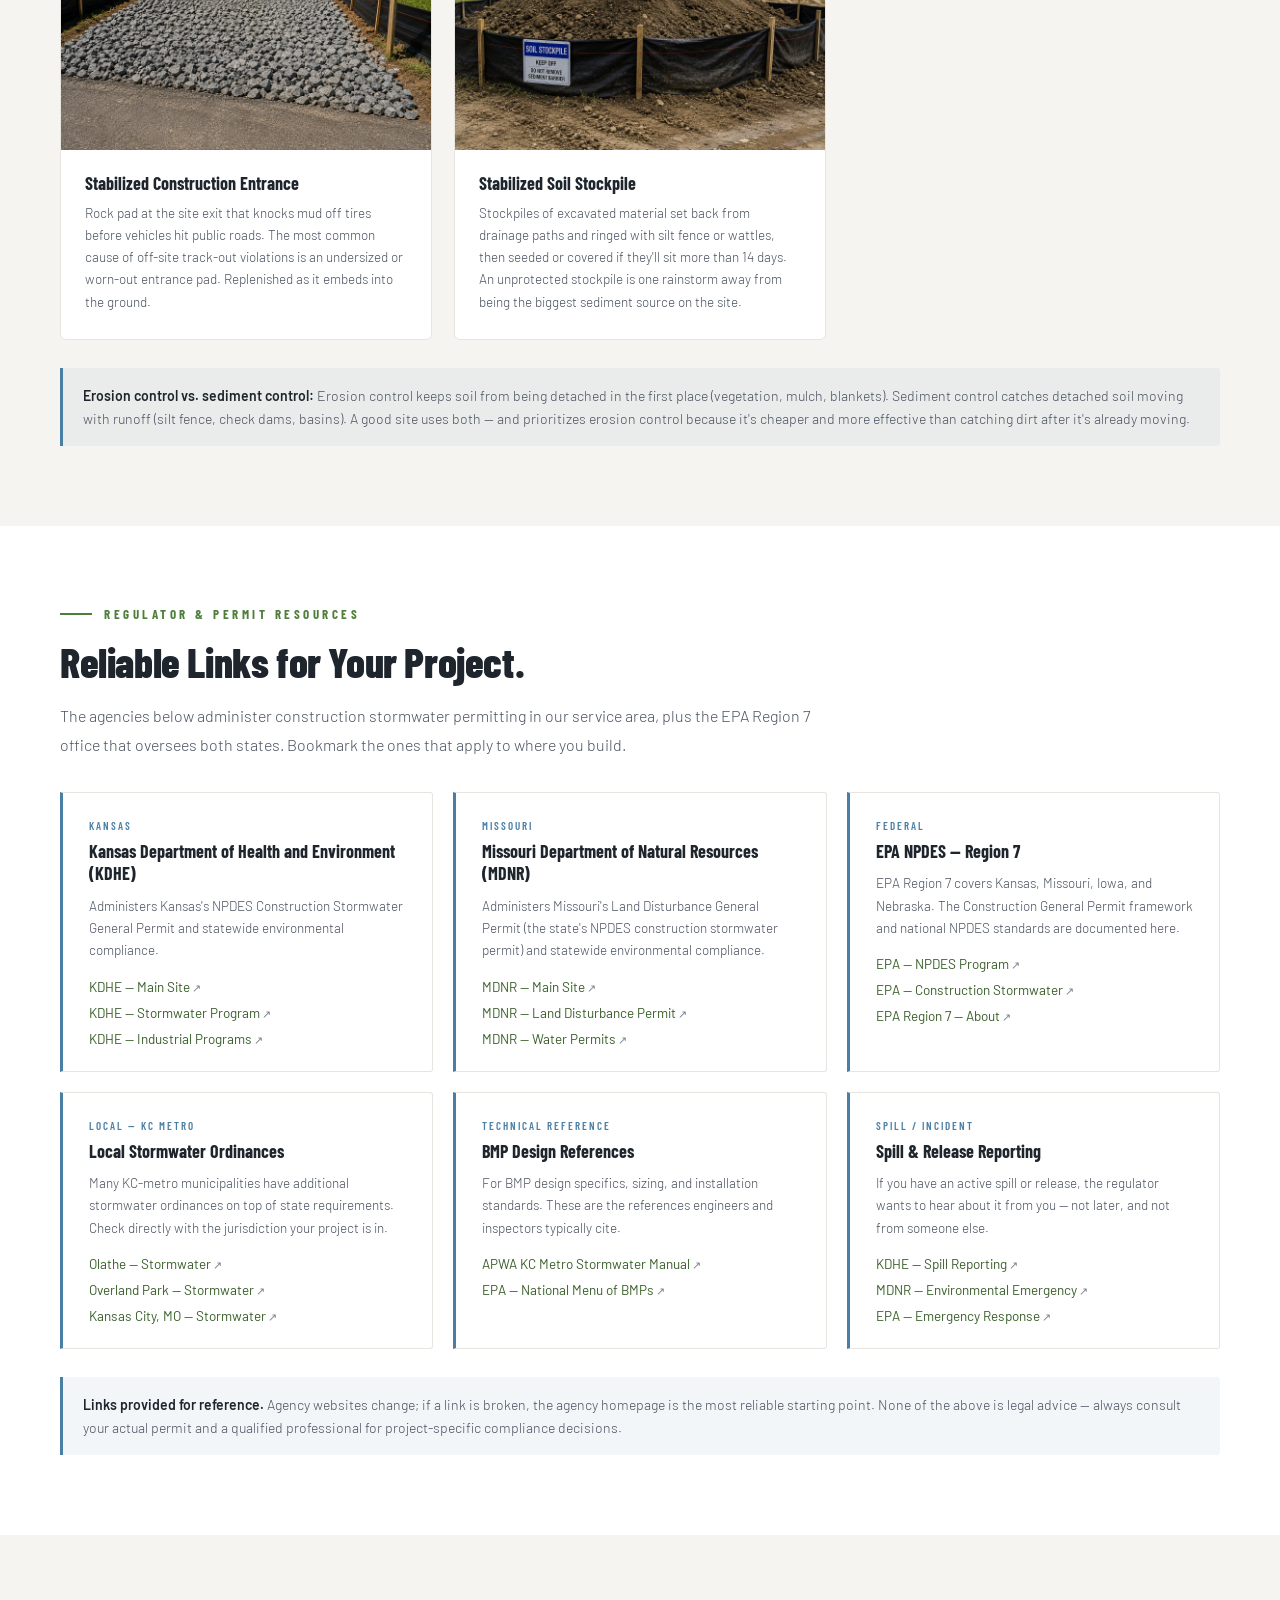
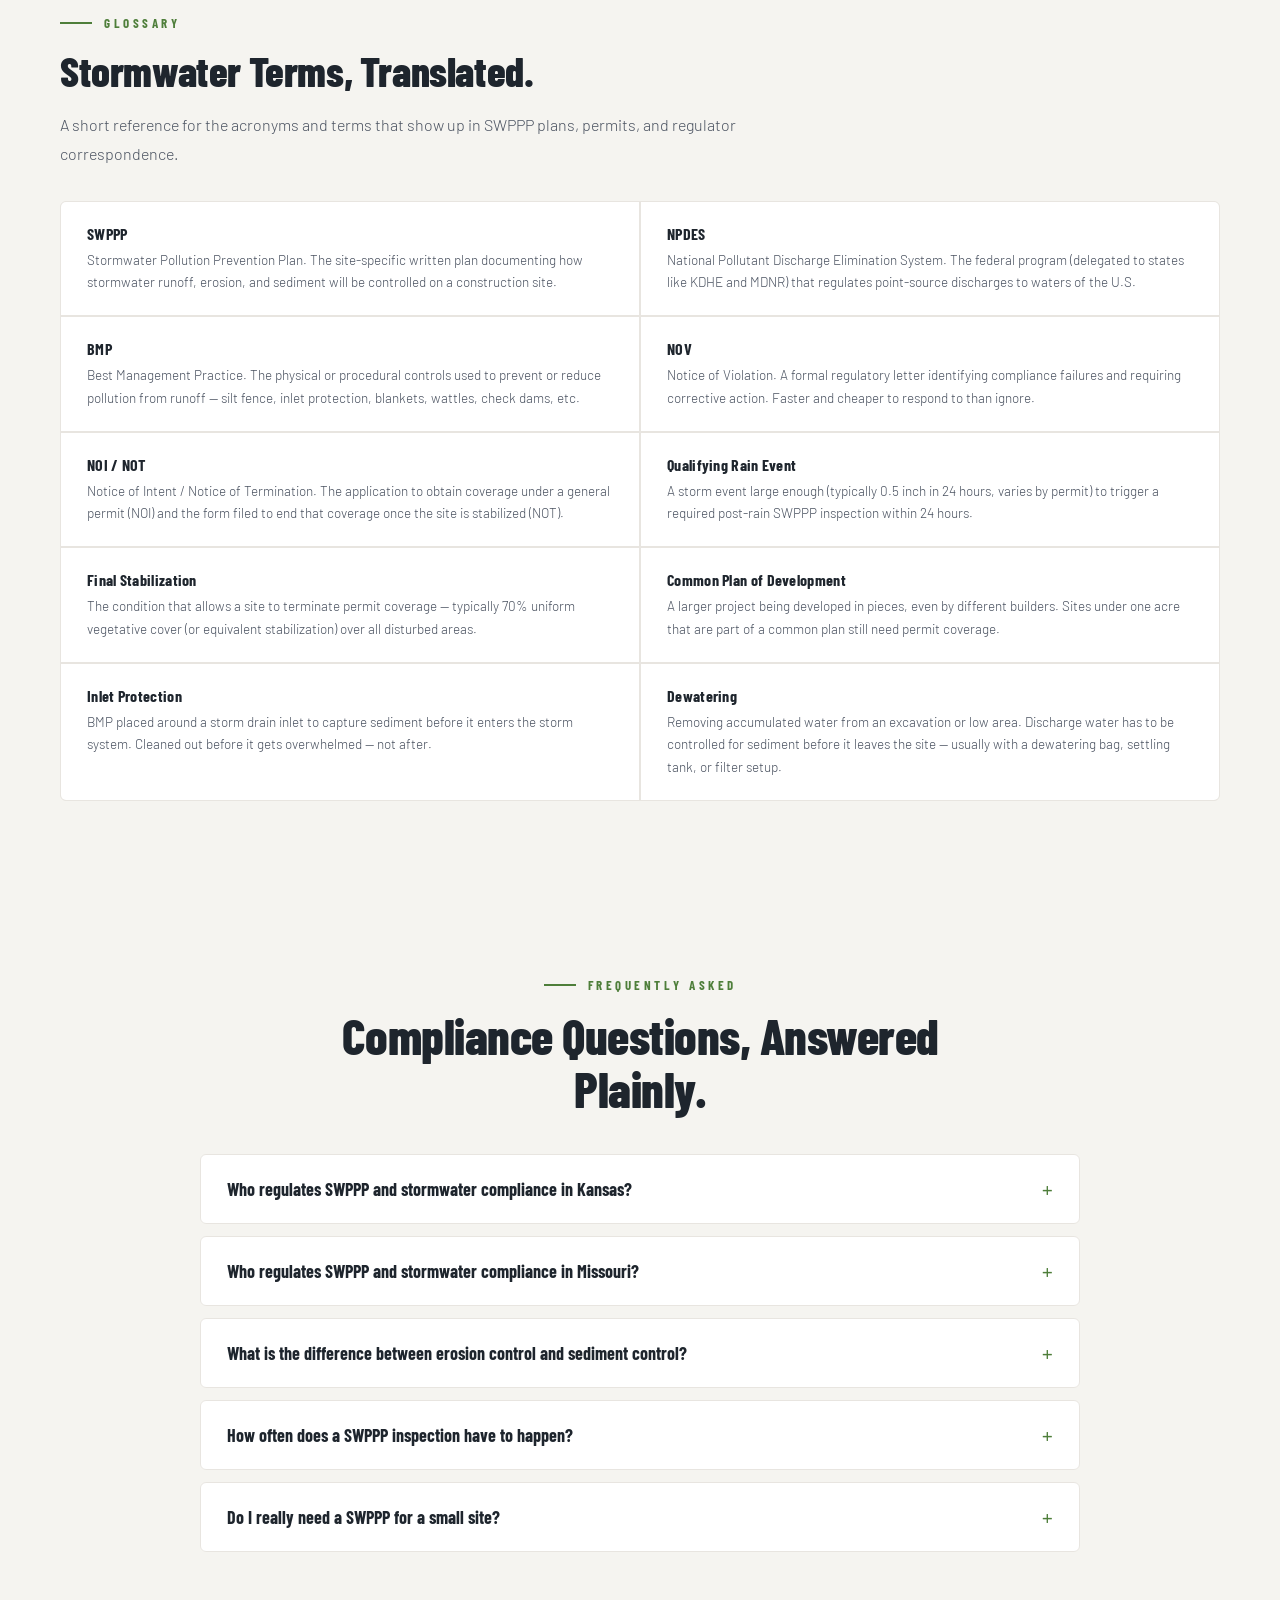
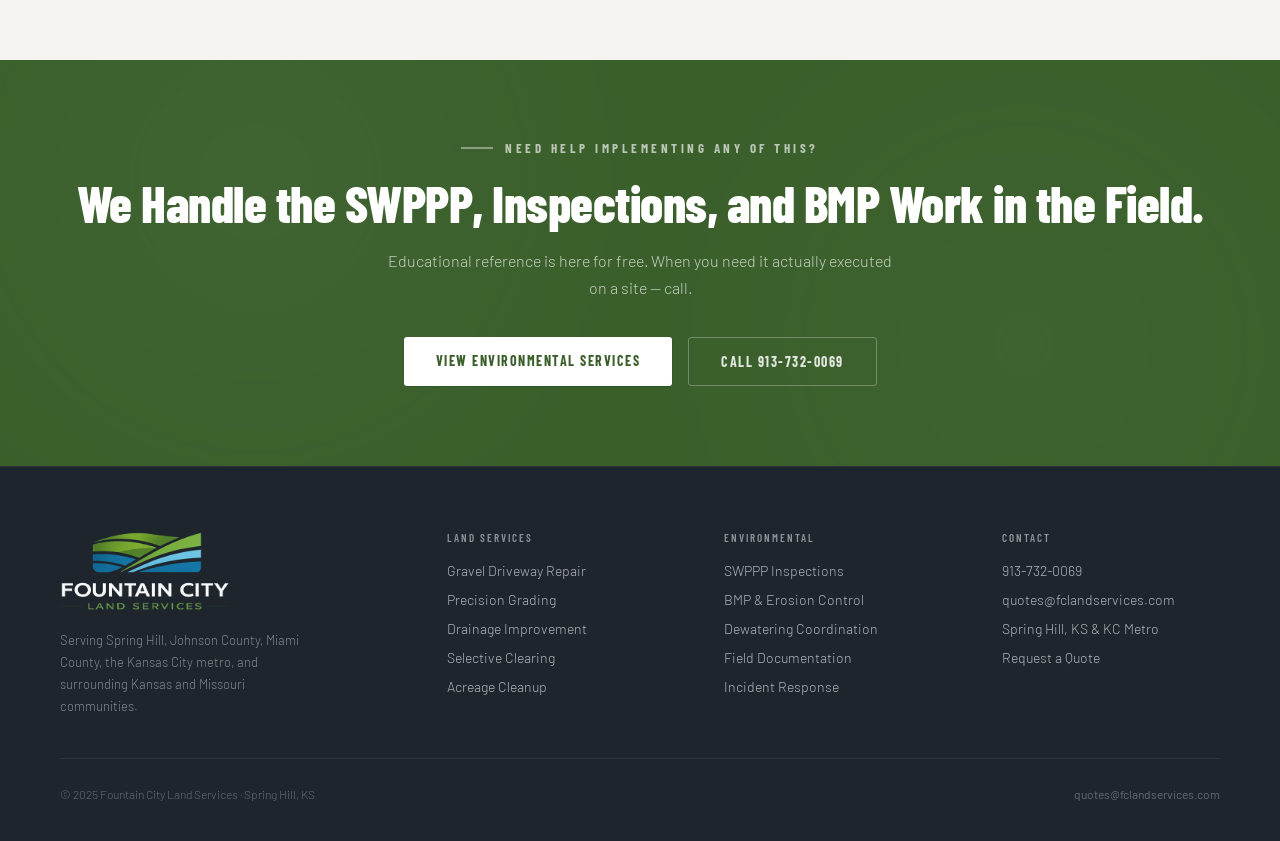
<file: resources.html>
<!DOCTYPE html>
<html lang="en">
<head>
  <meta charset="UTF-8">
  <meta name="viewport" content="width=device-width, initial-scale=1.0">
  <meta name="theme-color" content="#1e252d">

  <title>SWPPP &amp; BMP Resources | Stormwater Compliance Guide | Fountain City Land Services</title>
  <meta name="description" content="Educational resources on SWPPP requirements, BMP types, stormwater compliance, and erosion and sediment control in Kansas and Missouri — plus links to KDHE, Missouri DNR, and EPA NPDES Region 7. From Fountain City Land Services, Spring Hill KS.">
  <link rel="canonical" href="https://fclandservices.com/resources.html">

  <meta name="geo.region" content="US-KS">
  <meta name="geo.placename" content="Spring Hill, Kansas">
  <meta name="geo.position" content="38.7406;-94.8233">
  <meta name="ICBM" content="38.7406, -94.8233">

  <!-- Open Graph -->
  <meta property="og:type" content="article">
  <meta property="og:site_name" content="Fountain City Land Services">
  <meta property="og:url" content="https://fclandservices.com/resources.html">
  <meta property="og:title" content="SWPPP &amp; BMP Resources | Stormwater Compliance Guide | Fountain City">
  <meta property="og:description" content="A plain-English reference on SWPPP requirements, BMP types, NPDES Construction General Permit basics, and erosion control — with links to KDHE, Missouri DNR, and EPA Region 7.">
  <meta property="og:image" content="https://fclandservices.com/assets/images/illustrations/swppp-inspection.jpg">
  <meta property="og:locale" content="en_US">

  <meta name="twitter:card" content="summary_large_image">
  <meta name="twitter:title" content="SWPPP &amp; BMP Resources | Fountain City Land Services">
  <meta name="twitter:description" content="Plain-English guide to SWPPP, BMPs, stormwater compliance, and erosion control in Kansas and Missouri.">
  <meta name="twitter:image" content="https://fclandservices.com/assets/images/illustrations/swppp-inspection.jpg">

  <link rel="preconnect" href="https://fonts.googleapis.com">
  <link rel="preconnect" href="https://fonts.gstatic.com" crossorigin>
  <link href="https://fonts.googleapis.com/css2?family=Barlow+Condensed:wght@400;600;700;800&family=Libre+Baskerville:ital,wght@0,400;1,400&family=Barlow:wght@300;400;500;600&display=swap" rel="stylesheet">
  <link rel="stylesheet" href="assets/css/style.css">
  <link rel="icon" type="image/png" sizes="16x16" href="assets/images/favicon-16.png">
  <link rel="icon" type="image/png" sizes="32x32" href="assets/images/favicon-32.png">
  <link rel="icon" type="image/png" sizes="48x48" href="assets/images/favicon-48.png">
  <link rel="icon" type="image/png" sizes="96x96" href="assets/images/favicon-96.png">
  <link rel="apple-touch-icon" sizes="180x180" href="assets/images/apple-touch-icon.png">
  <link rel="icon" type="image/png" sizes="192x192" href="assets/images/icon-192.png">
  <link rel="icon" type="image/png" sizes="512x512" href="assets/images/icon-512.png">

  <!-- BreadcrumbList -->
  <script type="application/ld+json">
  {
    "@context": "https://schema.org",
    "@type": "BreadcrumbList",
    "itemListElement": [
      {"@type": "ListItem", "position": 1, "name": "Home", "item": "https://fclandservices.com/"},
      {"@type": "ListItem", "position": 2, "name": "Resources", "item": "https://fclandservices.com/resources.html"}
    ]
  }
  </script>

  <!-- TechArticle schema for the educational content -->
  <script type="application/ld+json">
  {
    "@context": "https://schema.org",
    "@type": "TechArticle",
    "headline": "SWPPP & BMP Resources — Stormwater Compliance Guide for Kansas & Missouri",
    "description": "An educational reference covering SWPPP requirements under the NPDES Construction General Permit, common BMPs, erosion and sediment control basics, and links to KDHE, Missouri DNR, and EPA Region 7.",
    "author": {"@id": "https://fclandservices.com/about.html#ryan-jones"},
    "publisher": {"@id": "https://fclandservices.com/#business"},
    "url": "https://fclandservices.com/resources.html",
    "inLanguage": "en-US",
    "about": [
      "Stormwater Pollution Prevention Plan (SWPPP)",
      "Best Management Practices (BMP)",
      "NPDES Construction General Permit",
      "Erosion and Sediment Control"
    ]
  }
  </script>

  <!-- Resources FAQPage -->
  <script type="application/ld+json">
  {
    "@context": "https://schema.org",
    "@type": "FAQPage",
    "mainEntity": [
      {
        "@type": "Question",
        "name": "Who regulates SWPPP and stormwater compliance in Kansas?",
        "acceptedAnswer": {
          "@type": "Answer",
          "text": "In Kansas, the Kansas Department of Health and Environment (KDHE) administers the NPDES Construction Stormwater General Permit under delegation from the EPA. Most construction sites disturbing one acre or more (or smaller sites that are part of a larger common plan of development) must obtain coverage and maintain a SWPPP. Some local municipalities have additional stormwater ordinances on top of KDHE requirements."
        }
      },
      {
        "@type": "Question",
        "name": "Who regulates SWPPP and stormwater compliance in Missouri?",
        "acceptedAnswer": {
          "@type": "Answer",
          "text": "In Missouri, the Missouri Department of Natural Resources (MDNR) administers the Land Disturbance General Permit (Missouri's NPDES Construction Stormwater permit). Coverage is required for most construction sites disturbing one acre or more. The Kansas City metro spans both states, so projects near the state line may have to consider both KDHE and MDNR requirements."
        }
      },
      {
        "@type": "Question",
        "name": "What is the difference between erosion control and sediment control?",
        "acceptedAnswer": {
          "@type": "Answer",
          "text": "Erosion control is anything that prevents soil from being detached in the first place — vegetation, mulch, erosion control blankets, slope stabilization, soil binders. Sediment control captures soil that has already been detached and is moving with stormwater runoff — silt fence, sediment traps, check dams, inlet protection. A good site uses both. Erosion control is preferred because it's cheaper and more effective; sediment control is the safety net for what gets through."
        }
      },
      {
        "@type": "Question",
        "name": "How often does a SWPPP inspection have to happen?",
        "acceptedAnswer": {
          "@type": "Answer",
          "text": "Under the standard NPDES Construction General Permit framework, qualified personnel must inspect the site at least once every seven calendar days, and within 24 hours of a qualifying rain event (typically 0.5 inch or greater, varying by permit). Each inspection requires a documented report, photos, and any corrective actions identified and tracked through completion. Specific requirements vary by state — always check your actual permit."
        }
      }
    ]
  }
  </script>

  <style>
    .resources-toc {
      background: var(--off-white);
      border-bottom: 1px solid var(--warm-gray);
      padding: 18px 60px;
    }
    .resources-toc-inner {
      max-width: 1200px; margin: 0 auto;
      display: flex; flex-wrap: wrap; gap: 8px 28px;
      align-items: center;
    }
    .resources-toc-label {
      font-family: 'Barlow Condensed', sans-serif;
      font-weight: 600; font-size: 11px;
      letter-spacing: 2px; text-transform: uppercase;
      color: var(--text-light);
      margin-right: 12px;
    }
    .resources-toc a {
      font-family: 'Barlow Condensed', sans-serif;
      font-weight: 600; font-size: 13px;
      letter-spacing: 0.5px;
      color: var(--text-mid);
      text-decoration: none;
      padding: 6px 0;
      border-bottom: 2px solid transparent;
      transition: color 0.2s, border-color 0.2s;
    }
    .resources-toc a:hover { color: var(--green); border-bottom-color: var(--green); }

    .res-section { background: #fff; padding: 80px 60px; scroll-margin-top: 80px; }
    .res-section.alt { background: var(--off-white); }
    .res-inner { max-width: 1200px; margin: 0 auto; }
    .res-section h2 {
      font-family: 'Barlow Condensed', sans-serif;
      font-weight: 800; font-size: clamp(28px, 3.5vw, 42px);
      color: var(--charcoal-dark); margin-bottom: 18px; letter-spacing: -0.4px; line-height: 1.1;
    }
    .res-section .res-lead {
      font-size: 16px; line-height: 1.8; color: var(--text-mid);
      max-width: 760px; font-weight: 300; margin-bottom: 28px;
    }

    /* BMP gallery — illustrative grid */
    .bmp-gallery {
      display: grid;
      grid-template-columns: repeat(3, 1fr);
      gap: 22px;
      margin-top: 36px;
    }
    .bmp-card {
      background: #fff;
      border: 1px solid var(--warm-gray);
      border-radius: var(--radius-md);
      overflow: hidden;
      transition: transform 0.25s, box-shadow 0.25s;
      display: flex;
      flex-direction: column;
    }
    .bmp-card:hover { transform: translateY(-3px); box-shadow: var(--shadow-md); }
    .bmp-card-img {
      width: 100%;
      background: var(--off-white);
      display: block;
      cursor: zoom-in;
      transition: opacity 0.2s;
    }
    .bmp-card-img:hover { opacity: 0.92; }
    .bmp-card-img img {
      width: 100%;
      height: auto;
      display: block;
    }
    .bmp-card-body { padding: 22px 24px 26px; }
    .bmp-card-body h3 {
      font-family: 'Barlow Condensed', sans-serif;
      font-weight: 700; font-size: 18px;
      color: var(--charcoal-dark); margin-bottom: 8px;
    }
    .bmp-card-body p { font-size: 13.5px; line-height: 1.65; color: var(--text-mid); font-weight: 300; }

    /* Regulator/links grid */
    .reg-grid {
      display: grid;
      grid-template-columns: repeat(3, 1fr);
      gap: 20px; margin-top: 32px;
    }
    .reg-card {
      background: #fff;
      border: 1px solid var(--warm-gray);
      border-left: 3px solid var(--blue-steel);
      padding: 26px 26px 24px;
      border-radius: 0 var(--radius-sm) var(--radius-sm) 0;
      transition: box-shadow 0.25s, transform 0.25s, border-left-color 0.25s;
    }
    .reg-card:hover { box-shadow: var(--shadow-sm); transform: translateY(-2px); border-left-color: var(--blue-light); }
    .reg-card .reg-jurisdiction {
      font-family: 'Barlow Condensed', sans-serif;
      font-weight: 600; font-size: 11px;
      letter-spacing: 2px; text-transform: uppercase;
      color: var(--blue-steel); margin-bottom: 8px;
    }
    .reg-card h3 {
      font-family: 'Barlow Condensed', sans-serif;
      font-weight: 700; font-size: 18px;
      color: var(--charcoal-dark); margin-bottom: 10px; line-height: 1.25;
    }
    .reg-card p { font-size: 13.5px; line-height: 1.65; color: var(--text-mid); font-weight: 300; margin-bottom: 14px; }
    .reg-card ul { list-style: none; padding: 0; margin: 0; display: flex; flex-direction: column; gap: 7px; }
    .reg-card ul li a {
      font-size: 13.5px;
      color: var(--green-dark);
      text-decoration: none;
      border-bottom: 1px solid transparent;
      transition: border-color 0.2s;
    }
    .reg-card ul li a:hover { border-bottom-color: var(--green-dark); }
    .reg-card ul li a::after {
      content: ' ↗';
      font-size: 11px;
      color: var(--text-light);
    }

    /* Glossary */
    .glossary {
      margin-top: 32px;
      display: grid;
      grid-template-columns: repeat(2, 1fr);
      gap: 2px;
      background: var(--warm-gray);
      border: 1px solid var(--warm-gray);
      border-radius: var(--radius-md);
      overflow: hidden;
    }
    .glossary-item {
      background: #fff;
      padding: 22px 26px;
    }
    .glossary-item dt {
      font-family: 'Barlow Condensed', sans-serif;
      font-weight: 700;
      font-size: 16px;
      color: var(--charcoal-dark);
      margin-bottom: 6px;
      letter-spacing: 0.3px;
    }
    .glossary-item dd {
      margin: 0;
      font-size: 13.5px;
      line-height: 1.65;
      color: var(--text-mid);
      font-weight: 300;
    }

    /* Inline note */
    .res-note {
      background: rgba(74,127,165,0.07);
      border-left: 3px solid var(--blue-steel);
      padding: 16px 20px;
      margin-top: 28px;
      border-radius: 0 var(--radius-sm) var(--radius-sm) 0;
      font-size: 14px;
      line-height: 1.65;
      color: var(--text-mid);
      font-weight: 300;
    }
    .res-note strong { color: var(--charcoal-dark); font-weight: 600; }

    @media (max-width: 960px) {
      .res-section { padding: 56px 24px; }
      .resources-toc { padding: 14px 24px; }
      .bmp-gallery { grid-template-columns: 1fr 1fr; }
      .reg-grid { grid-template-columns: 1fr; }
      .glossary { grid-template-columns: 1fr; }
    }
    @media (max-width: 560px) {
      .bmp-gallery { grid-template-columns: 1fr; }
    }
  </style>
</head>
<body>

<a class="skip-link" href="#main">Skip to main content</a>

<nav aria-label="Primary">
  <a href="index.html" class="nav-logo" aria-label="Fountain City Land Services — Home">
    <img src="assets/images/logo.png" alt="Fountain City Land Services logo" width="451" height="212"
         onerror="this.style.display='none';this.nextElementSibling.style.display='block'">
    <div class="nav-logo-fallback">FOUNTAIN CITY<span>LAND SERVICES</span></div>
  </a>
  <ul class="nav-links">
    <li><a href="services.html">Land Services</a></li>
    <li><a href="environmental.html">SWPPP &amp; Environmental</a></li>
    <li><a href="projects.html">Projects</a></li>
    <li><a href="resources.html" class="active" aria-current="page">Resources</a></li>
    <li><a href="about.html">About</a></li>
    <li><a href="quote.html" class="nav-cta">Get a Quote</a></li>
  </ul>
  <button class="nav-hamburger" onclick="toggleMenu()" aria-label="Open menu" aria-controls="mobileMenu" aria-expanded="false" type="button"><span></span><span></span><span></span></button>
</nav>
<div class="mobile-menu" id="mobileMenu" role="dialog" aria-label="Mobile menu">
  <a href="services.html">Land Services</a>
  <a href="environmental.html">SWPPP &amp; Environmental</a>
  <a href="projects.html">Projects</a>
  <a href="resources.html" aria-current="page">Resources</a>
  <a href="about.html">About</a>
  <a href="quote.html" class="mobile-cta">Get a Quote</a>
</div>

<main id="main">

<div class="page-hero">
  <div class="page-hero-bg"></div>
  <div class="page-hero-inner">
    <nav class="breadcrumbs" aria-label="Breadcrumb">
      <ol>
        <li><a href="index.html">Home</a></li>
        <li aria-current="page">Resources</li>
      </ol>
    </nav>
    <div class="section-label">Educational Resources</div>
    <h1>SWPPP, BMPs &amp;<br><em>Stormwater Compliance.</em></h1>
    <p>A plain-English reference on SWPPP requirements, common BMP types, and stormwater compliance basics in Kansas and Missouri — plus direct links to KDHE, Missouri DNR, and EPA NPDES Region 7. Not legal advice. Always consult your actual permit and your regulator for project-specific requirements.</p>
  </div>
</div>

<div class="trust-bar" role="region" aria-label="Trust indicators">
  <span class="trust-item">Plain-English Compliance Reference</span>
  <span class="trust-dot" aria-hidden="true"></span>
  <span class="trust-item">Kansas &amp; Missouri Focus</span>
  <span class="trust-dot" aria-hidden="true"></span>
  <span class="trust-item">Updated as Regulations Change</span>
</div>

<div class="resources-toc" role="navigation" aria-label="Resources sections">
  <div class="resources-toc-inner">
    <span class="resources-toc-label">Jump to:</span>
    <a href="#swppp-basics">SWPPP Basics</a>
    <a href="#bmp-gallery">BMP Reference</a>
    <a href="#regulators">Regulator Links</a>
    <a href="#glossary">Glossary</a>
    <a href="#faqs">FAQs</a>
  </div>
</div>

<!-- SWPPP BASICS -->
<section class="res-section" id="swppp-basics" aria-labelledby="swppp-basics-title">
  <div class="res-inner">
    <div class="section-label">SWPPP Basics</div>
    <h2 id="swppp-basics-title">When You Need a SWPPP &mdash; and What It Covers.</h2>
    <p class="res-lead">A Stormwater Pollution Prevention Plan (SWPPP) is a site-specific written plan documenting how stormwater runoff, erosion, and sediment will be controlled on a construction site. It's required under the EPA's NPDES Construction General Permit for most construction projects disturbing one acre or more of land — and for smaller sites that are part of a larger common plan of development.</p>
    <p class="res-lead">The SWPPP isn't a one-time document. It identifies the BMPs (Best Management Practices) that have to be installed, sets an inspection cadence, requires corrective action documentation, and is updated as site conditions change. It has to be kept on-site, accessible to regulators, and maintained from initial ground disturbance through final stabilization.</p>
    <div class="res-note">
      <strong>One-acre rule, with a catch:</strong> If your project disturbs less than an acre but is part of a "larger common plan of development or sale" (e.g., a phased subdivision, a multi-lot commercial pad), it still falls under the permit. This catches a lot of small builders by surprise.
    </div>
  </div>
</section>

<!-- BMP GALLERY -->
<section class="res-section alt" id="bmp-gallery" aria-labelledby="bmp-title">
  <div class="res-inner">
    <div class="section-label">BMP Reference</div>
    <h2 id="bmp-title">Common BMPs — What They Look Like, What They Do.</h2>
    <p class="res-lead">Best Management Practices (BMPs) are the physical controls a SWPPP requires to manage runoff, erosion, and sediment on a construction site. Below are the controls you'll most commonly see specified — installed correctly, maintained on schedule, and documented. <strong>Images are illustrative</strong>, not project photos.</p>

    <div class="bmp-gallery">
      <article class="bmp-card">
        <a class="bmp-card-img zoomable" data-caption="Silt fence — perimeter sediment control. Trenched, backfilled, and posted on the downhill side."><img src="assets/images/illustrations/silt-fence.jpg" alt="Silt fence trenched and backfilled along site perimeter" loading="lazy"></a>
        <div class="bmp-card-body">
          <h3>Silt Fence</h3>
          <p>Perimeter sediment control. Trenched 6 inches into the ground, backfilled and compacted, posts on the downhill side. Catches sediment from sheet flow before it leaves the site. Repaired or replaced when undermined or overtopped.</p>
        </div>
      </article>

      <article class="bmp-card">
        <a class="bmp-card-img zoomable" data-caption="Super silt fence — reinforced perimeter control with chain-link backing for higher-flow or steeper-slope conditions."><img src="assets/images/illustrations/super-silt-fence.jpg" alt="Super silt fence with chain-link backing along an active site perimeter" loading="lazy"></a>
        <div class="bmp-card-body">
          <h3>Super Silt Fence</h3>
          <p>Reinforced silt fence with chain-link backing for higher-flow or steeper-slope conditions where standard fabric alone can't handle the load. Used where flow concentrates or slopes are too steep for standard silt fence to perform.</p>
        </div>
      </article>

      <article class="bmp-card">
        <a class="bmp-card-img zoomable" data-caption="Inlet protection — a control wrapped around or set inside a storm drain inlet to capture sediment before it enters the storm system."><img src="assets/images/illustrations/inlet-protection.jpg" alt="Inlet protection installed around a storm drain on an active construction site" loading="lazy"></a>
        <div class="bmp-card-body">
          <h3>Inlet Protection</h3>
          <p>Filter fabric, gravel bags, or pre-fabricated inserts placed around or inside a storm drain inlet to capture sediment before it enters the storm system. Cleaned out before it gets overwhelmed — not after.</p>
        </div>
      </article>

      <article class="bmp-card">
        <a class="bmp-card-img zoomable" data-caption="Slope stabilization — disturbed slopes seeded and covered with erosion control blanket or anchored straw."><img src="assets/images/illustrations/slope-stabilization.jpg" alt="Slope stabilization using straw and erosion control blanket on a disturbed slope" loading="lazy"></a>
        <div class="bmp-card-body">
          <h3>Slope Stabilization</h3>
          <p>Disturbed slopes seeded, then covered with erosion control blanket or anchored straw to hold soil in place while vegetation establishes. The longer a slope sits unstabilized, the higher the chance the next rain undoes the grading.</p>
        </div>
      </article>

      <article class="bmp-card">
        <a class="bmp-card-img zoomable" data-caption="Straw wattle / fiber roll — lay-flat sediment control on slopes and around sensitive features."><img src="assets/images/illustrations/straw-wattle.jpg" alt="Straw wattle installed along a pond bank at a housing development" loading="lazy"></a>
        <div class="bmp-card-body">
          <h3>Straw Wattle / Fiber Roll</h3>
          <p>Lay-flat sediment control on slopes and around sensitive features like ponds. Slows runoff, captures fine sediment, and biodegrades. Used as a complement to silt fence — not a replacement.</p>
        </div>
      </article>

      <article class="bmp-card">
        <a class="bmp-card-img zoomable" data-caption="Erosion control blanket — biodegradable mat anchored over seeded ground to hold soil through germination."><img src="assets/images/illustrations/erosion-control-blanket.jpg" alt="Erosion control blanket installed along a pond bank with seed underneath" loading="lazy"></a>
        <div class="bmp-card-body">
          <h3>Erosion Control Blanket</h3>
          <p>Biodegradable mat anchored over seeded ground on slopes or near water. Holds seed and soil through germination and the first rain events. Different weights and weave for different slope steepness and flow.</p>
        </div>
      </article>

      <article class="bmp-card">
        <a class="bmp-card-img zoomable" data-caption="Rock check dam — riprap structure across a drainage ditch or swale, slowing flow so sediment can settle out."><img src="assets/images/illustrations/rock-check-dam.jpg" alt="Rock check dam installed across a drainage ditch" loading="lazy"></a>
        <div class="bmp-card-body">
          <h3>Rock Check Dam</h3>
          <p>Riprap structure placed across a drainage ditch or swale to slow flow, reduce velocity, and let sediment settle out. Sized to the flow it has to handle — undersized check dams blow out in the first real storm.</p>
        </div>
      </article>

      <article class="bmp-card">
        <a class="bmp-card-img zoomable" data-caption="Diversion ditch — graded channel routing clean upstream water around the disturbed area to prevent it from concentrating on the site."><img src="assets/images/illustrations/diversion-ditch.jpg" alt="Diversion ditch routing upstream water around a disturbed construction area" loading="lazy"></a>
        <div class="bmp-card-body">
          <h3>Diversion Ditch / Swale</h3>
          <p>A graded channel that routes clean upstream water around the disturbed area, keeping it out of the active site. Reduces the volume of stormwater that has to be managed, treated, and discharged. Essential on sites with significant offsite drainage.</p>
        </div>
      </article>

      <article class="bmp-card">
        <a class="bmp-card-img zoomable" data-caption="Riprap outlet apron — energy-dissipation rock at a culvert or swale discharge point to prevent scour and downstream erosion."><img src="assets/images/illustrations/riprap-outlet.jpg" alt="Riprap outlet apron installed at a culvert discharge point" loading="lazy"></a>
        <div class="bmp-card-body">
          <h3>Riprap Outlet Apron</h3>
          <p>Energy-dissipation rock placed at a culvert or swale discharge point. Without one, concentrated flow scours the soil at the outlet and creates an expanding erosion channel. Sized correctly to the expected discharge velocity.</p>
        </div>
      </article>

      <article class="bmp-card">
        <a class="bmp-card-img zoomable" data-caption="Stabilized construction entrance — rock pad at the site exit that knocks mud off tires before vehicles reach public roads."><img src="assets/images/illustrations/stabilized-construction-entrance.jpg" alt="Stabilized construction entrance using rock to keep mud off public roads" loading="lazy"></a>
        <div class="bmp-card-body">
          <h3>Stabilized Construction Entrance</h3>
          <p>Rock pad at the site exit that knocks mud off tires before vehicles hit public roads. The most common cause of off-site track-out violations is an undersized or worn-out entrance pad. Replenished as it embeds into the ground.</p>
        </div>
      </article>

      <article class="bmp-card">
        <a class="bmp-card-img zoomable" data-caption="Soil stockpile — perimeter-controlled, covered or stabilized stockpile of excavated material set back from drainage paths."><img src="assets/images/illustrations/soil-stockpile.jpg" alt="Stabilized soil stockpile with perimeter controls on an active site" loading="lazy"></a>
        <div class="bmp-card-body">
          <h3>Stabilized Soil Stockpile</h3>
          <p>Stockpiles of excavated material set back from drainage paths and ringed with silt fence or wattles, then seeded or covered if they'll sit more than 14 days. An unprotected stockpile is one rainstorm away from being the biggest sediment source on the site.</p>
        </div>
      </article>
    </div>

    <div class="res-note">
      <strong>Erosion control vs. sediment control:</strong> Erosion control keeps soil from being detached in the first place (vegetation, mulch, blankets). Sediment control catches detached soil moving with runoff (silt fence, check dams, basins). A good site uses both — and prioritizes erosion control because it's cheaper and more effective than catching dirt after it's already moving.
    </div>
  </div>
</section>

<!-- REGULATOR LINKS -->
<section class="res-section" id="regulators" aria-labelledby="regulators-title">
  <div class="res-inner">
    <div class="section-label">Regulator &amp; Permit Resources</div>
    <h2 id="regulators-title">Reliable Links for Your Project.</h2>
    <p class="res-lead">The agencies below administer construction stormwater permitting in our service area, plus the EPA Region 7 office that oversees both states. Bookmark the ones that apply to where you build.</p>

    <div class="reg-grid">
      <article class="reg-card">
        <div class="reg-jurisdiction">Kansas</div>
        <h3>Kansas Department of Health and Environment (KDHE)</h3>
        <p>Administers Kansas's NPDES Construction Stormwater General Permit and statewide environmental compliance.</p>
        <ul>
          <li><a href="https://www.kdhe.ks.gov/" rel="noopener" target="_blank">KDHE — Main Site</a></li>
          <li><a href="https://www.kdhe.ks.gov/284/Stormwater" rel="noopener" target="_blank">KDHE — Stormwater Program</a></li>
          <li><a href="https://www.kdhe.ks.gov/281/Industrial-Programs" rel="noopener" target="_blank">KDHE — Industrial Programs</a></li>
        </ul>
      </article>

      <article class="reg-card">
        <div class="reg-jurisdiction">Missouri</div>
        <h3>Missouri Department of Natural Resources (MDNR)</h3>
        <p>Administers Missouri's Land Disturbance General Permit (the state's NPDES construction stormwater permit) and statewide environmental compliance.</p>
        <ul>
          <li><a href="https://dnr.mo.gov/" rel="noopener" target="_blank">MDNR — Main Site</a></li>
          <li><a href="https://dnr.mo.gov/water/business-industry-other-entities/permits-certification-engineering-fees/permits/general-land-disturbance" rel="noopener" target="_blank">MDNR — Land Disturbance Permit</a></li>
          <li><a href="https://dnr.mo.gov/water/business-industry-other-entities/permits-certification-engineering-fees" rel="noopener" target="_blank">MDNR — Water Permits</a></li>
        </ul>
      </article>

      <article class="reg-card">
        <div class="reg-jurisdiction">Federal</div>
        <h3>EPA NPDES — Region 7</h3>
        <p>EPA Region 7 covers Kansas, Missouri, Iowa, and Nebraska. The Construction General Permit framework and national NPDES standards are documented here.</p>
        <ul>
          <li><a href="https://www.epa.gov/npdes" rel="noopener" target="_blank">EPA — NPDES Program</a></li>
          <li><a href="https://www.epa.gov/npdes/stormwater-discharges-construction-activities" rel="noopener" target="_blank">EPA — Construction Stormwater</a></li>
          <li><a href="https://www.epa.gov/aboutepa/epa-region-7" rel="noopener" target="_blank">EPA Region 7 — About</a></li>
        </ul>
      </article>

      <article class="reg-card">
        <div class="reg-jurisdiction">Local — KC Metro</div>
        <h3>Local Stormwater Ordinances</h3>
        <p>Many KC-metro municipalities have additional stormwater ordinances on top of state requirements. Check directly with the jurisdiction your project is in.</p>
        <ul>
          <li><a href="https://www.olatheks.org/government/public-works/stormwater" rel="noopener" target="_blank">Olathe — Stormwater</a></li>
          <li><a href="https://www.opkansas.org/city-government/departments/public-works/stormwater/" rel="noopener" target="_blank">Overland Park — Stormwater</a></li>
          <li><a href="https://www.kcmo.gov/city-hall/departments/water/stormwater-utility" rel="noopener" target="_blank">Kansas City, MO — Stormwater</a></li>
        </ul>
      </article>

      <article class="reg-card">
        <div class="reg-jurisdiction">Technical Reference</div>
        <h3>BMP Design References</h3>
        <p>For BMP design specifics, sizing, and installation standards. These are the references engineers and inspectors typically cite.</p>
        <ul>
          <li><a href="https://www.apwa-kansascity.org/stormwater-manual" rel="noopener" target="_blank">APWA KC Metro Stormwater Manual</a></li>
          <li><a href="https://www.epa.gov/npdes/national-menu-best-management-practices-bmps-stormwater" rel="noopener" target="_blank">EPA — National Menu of BMPs</a></li>
        </ul>
      </article>

      <article class="reg-card">
        <div class="reg-jurisdiction">Spill / Incident</div>
        <h3>Spill &amp; Release Reporting</h3>
        <p>If you have an active spill or release, the regulator wants to hear about it from you — not later, and not from someone else.</p>
        <ul>
          <li><a href="https://www.kdhe.ks.gov/305/Spill-Reporting" rel="noopener" target="_blank">KDHE — Spill Reporting</a></li>
          <li><a href="https://dnr.mo.gov/env-emergency-response" rel="noopener" target="_blank">MDNR — Environmental Emergency</a></li>
          <li><a href="https://www.epa.gov/emergency-response" rel="noopener" target="_blank">EPA — Emergency Response</a></li>
        </ul>
      </article>
    </div>

    <div class="res-note">
      <strong>Links provided for reference.</strong> Agency websites change; if a link is broken, the agency homepage is the most reliable starting point. None of the above is legal advice — always consult your actual permit and a qualified professional for project-specific compliance decisions.
    </div>
  </div>
</section>

<!-- GLOSSARY -->
<section class="res-section alt" id="glossary" aria-labelledby="glossary-title">
  <div class="res-inner">
    <div class="section-label">Glossary</div>
    <h2 id="glossary-title">Stormwater Terms, Translated.</h2>
    <p class="res-lead">A short reference for the acronyms and terms that show up in SWPPP plans, permits, and regulator correspondence.</p>

    <dl class="glossary">
      <div class="glossary-item">
        <dt>SWPPP</dt>
        <dd>Stormwater Pollution Prevention Plan. The site-specific written plan documenting how stormwater runoff, erosion, and sediment will be controlled on a construction site.</dd>
      </div>
      <div class="glossary-item">
        <dt>NPDES</dt>
        <dd>National Pollutant Discharge Elimination System. The federal program (delegated to states like KDHE and MDNR) that regulates point-source discharges to waters of the U.S.</dd>
      </div>
      <div class="glossary-item">
        <dt>BMP</dt>
        <dd>Best Management Practice. The physical or procedural controls used to prevent or reduce pollution from runoff — silt fence, inlet protection, blankets, wattles, check dams, etc.</dd>
      </div>
      <div class="glossary-item">
        <dt>NOV</dt>
        <dd>Notice of Violation. A formal regulatory letter identifying compliance failures and requiring corrective action. Faster and cheaper to respond to than ignore.</dd>
      </div>
      <div class="glossary-item">
        <dt>NOI / NOT</dt>
        <dd>Notice of Intent / Notice of Termination. The application to obtain coverage under a general permit (NOI) and the form filed to end that coverage once the site is stabilized (NOT).</dd>
      </div>
      <div class="glossary-item">
        <dt>Qualifying Rain Event</dt>
        <dd>A storm event large enough (typically 0.5 inch in 24 hours, varies by permit) to trigger a required post-rain SWPPP inspection within 24 hours.</dd>
      </div>
      <div class="glossary-item">
        <dt>Final Stabilization</dt>
        <dd>The condition that allows a site to terminate permit coverage — typically 70% uniform vegetative cover (or equivalent stabilization) over all disturbed areas.</dd>
      </div>
      <div class="glossary-item">
        <dt>Common Plan of Development</dt>
        <dd>A larger project being developed in pieces, even by different builders. Sites under one acre that are part of a common plan still need permit coverage.</dd>
      </div>
      <div class="glossary-item">
        <dt>Inlet Protection</dt>
        <dd>BMP placed around a storm drain inlet to capture sediment before it enters the storm system. Cleaned out before it gets overwhelmed — not after.</dd>
      </div>
      <div class="glossary-item">
        <dt>Dewatering</dt>
        <dd>Removing accumulated water from an excavation or low area. Discharge water has to be controlled for sediment before it leaves the site — usually with a dewatering bag, settling tank, or filter setup.</dd>
      </div>
    </dl>
  </div>
</section>

<!-- FAQs -->
<section class="faq-section" id="faqs" aria-labelledby="res-faq-title">
  <div class="section-inner">
    <div class="reveal" style="text-align:center;max-width:720px;margin:0 auto 8px;">
      <div class="section-label" style="justify-content:center;">Frequently Asked</div>
      <h2 class="section-title" id="res-faq-title">Compliance Questions, Answered Plainly.</h2>
    </div>
    <div class="faq-list reveal delay-1">
      <details class="faq-item">
        <summary>Who regulates SWPPP and stormwater compliance in Kansas?</summary>
        <div class="faq-answer">
          <p>The Kansas Department of Health and Environment (KDHE) administers the NPDES Construction Stormwater General Permit under delegation from the EPA. Most construction sites disturbing one acre or more (or smaller sites that are part of a larger common plan of development) must obtain coverage and maintain a SWPPP.</p>
          <p>Some local municipalities — Olathe, Overland Park, Lenexa, Shawnee, and others — have additional stormwater ordinances on top of KDHE requirements.</p>
        </div>
      </details>
      <details class="faq-item">
        <summary>Who regulates SWPPP and stormwater compliance in Missouri?</summary>
        <div class="faq-answer">
          <p>The Missouri Department of Natural Resources (MDNR) administers the Land Disturbance General Permit — Missouri's version of the NPDES Construction Stormwater permit. Coverage is required for most construction sites disturbing one acre or more.</p>
          <p>The Kansas City metro spans both states, so projects near the state line may have to consider both KDHE and MDNR requirements depending on where the disturbance occurs.</p>
        </div>
      </details>
      <details class="faq-item">
        <summary>What is the difference between erosion control and sediment control?</summary>
        <div class="faq-answer">
          <p>Erosion control prevents soil from being detached in the first place — vegetation, mulch, erosion control blankets, slope stabilization, soil binders.</p>
          <p>Sediment control captures soil that has already been detached and is moving with stormwater runoff — silt fence, sediment traps, check dams, inlet protection.</p>
          <p>A good site uses both, with erosion control prioritized because it's cheaper and more effective. Sediment control is the safety net for what gets through.</p>
        </div>
      </details>
      <details class="faq-item">
        <summary>How often does a SWPPP inspection have to happen?</summary>
        <div class="faq-answer">
          <p>Under the standard NPDES Construction General Permit framework, qualified personnel inspect the site at least once every seven calendar days, and within 24 hours of a qualifying rain event (typically 0.5 inch or greater — varies by permit).</p>
          <p>Each inspection requires a documented report, photos, and any corrective actions identified and tracked through completion. Specific cadence varies by state and by permit — check your actual permit, not just the general rule.</p>
        </div>
      </details>
      <details class="faq-item">
        <summary>Do I really need a SWPPP for a small site?</summary>
        <div class="faq-answer">
          <p>If you're disturbing less than an acre and you're <em>not</em> part of a larger common plan of development, generally no. But "common plan" is broad — a phased subdivision, a multi-lot commercial pad, or a project being built in pieces all qualify, even if each phase is under an acre.</p>
          <p>Local ordinances may also impose stormwater requirements on smaller sites. Always check with the jurisdiction first.</p>
        </div>
      </details>
    </div>
  </div>
</section>

<!-- CTA -->
<section class="quote-section" aria-labelledby="res-cta-title">
  <div class="section-label">Need Help Implementing Any of This?</div>
  <h2 id="res-cta-title">We Handle the SWPPP, Inspections, and BMP Work in the Field.</h2>
  <p>Educational reference is here for free. When you need it actually executed on a site — call.</p>
  <div style="display:flex;gap:16px;justify-content:center;flex-wrap:wrap;">
    <a href="environmental.html" class="btn-primary" style="background:#fff;color:var(--green-dark);">View Environmental Services</a>
    <a href="tel:+19137320069" class="btn-ghost">Call 913-732-0069</a>
  </div>
</section>

</main>

<footer>
  <div class="footer-inner">
    <div class="footer-brand">
      <img src="assets/images/logo.png" alt="Fountain City Land Services" width="451" height="212" onerror="this.style.display='none'">
      <p>Serving Spring Hill, Johnson County, Miami County, the Kansas City metro, and surrounding Kansas and Missouri communities.</p>
    </div>
    <div class="footer-col"><h4>Land Services</h4><ul>
      <li><a href="services.html#driveway">Gravel Driveway Repair</a></li>
      <li><a href="services.html#grading">Precision Grading</a></li>
      <li><a href="services.html#drainage">Drainage Improvement</a></li>
      <li><a href="services.html#brush">Selective Clearing</a></li>
      <li><a href="services.html#rural">Acreage Cleanup</a></li>
    </ul></div>
    <div class="footer-col"><h4>Environmental</h4><ul>
      <li><a href="environmental.html#swppp">SWPPP Inspections</a></li>
      <li><a href="environmental.html#bmp">BMP &amp; Erosion Control</a></li>
      <li><a href="environmental.html#dewatering">Dewatering Coordination</a></li>
      <li><a href="environmental.html#documentation">Field Documentation</a></li>
      <li><a href="environmental.html#incident">Incident Response</a></li>
    </ul></div>
    <div class="footer-col"><h4>Contact</h4><ul>
      <li><a href="tel:+19137320069">913-732-0069</a></li>
      <li><a href="mailto:quotes@fclandservices.com">quotes@fclandservices.com</a></li>
      <li><span>Spring Hill, KS &amp; KC Metro</span></li>
      <li><a href="quote.html">Request a Quote</a></li>
    </ul></div>
  </div>
  <div class="footer-bottom">
    <p>&copy; 2025 Fountain City Land Services &middot; Spring Hill, KS</p>
    <a href="mailto:quotes@fclandservices.com">quotes@fclandservices.com</a>
  </div>
</footer>

<!-- Lightbox overlay (used by .zoomable elements) -->
<div class="lightbox" id="lightbox" role="dialog" aria-modal="true" aria-label="Enlarged image" aria-hidden="true">
  <button class="lightbox-close" type="button" aria-label="Close">&times;</button>
  <div class="lightbox-content">
    <img alt="" id="lightboxImg">
    <div class="lightbox-caption" id="lightboxCaption"></div>
  </div>
</div>

<div class="mobile-cta-bar" role="region" aria-label="Quick contact">
  <a href="tel:+19137320069" class="mcta-call" aria-label="Call 913-732-0069">
    <svg viewBox="0 0 24 24" fill="none" stroke="currentColor" stroke-width="2" stroke-linecap="round" stroke-linejoin="round" aria-hidden="true"><path d="M22 16.92v3a2 2 0 0 1-2.18 2 19.79 19.79 0 0 1-8.63-3.07 19.5 19.5 0 0 1-6-6 19.79 19.79 0 0 1-3.07-8.67A2 2 0 0 1 4.11 2h3a2 2 0 0 1 2 1.72 12.84 12.84 0 0 0 .7 2.81 2 2 0 0 1-.45 2.11L8.09 9.91a16 16 0 0 0 6 6l1.27-1.27a2 2 0 0 1 2.11-.45 12.84 12.84 0 0 0 2.81.7A2 2 0 0 1 22 16.92z"/></svg>
    Call
  </a>
  <a href="sms:+19137320069" class="mcta-text" aria-label="Text 913-732-0069">
    <svg viewBox="0 0 24 24" fill="none" stroke="currentColor" stroke-width="2" stroke-linecap="round" stroke-linejoin="round" aria-hidden="true"><path d="M21 15a2 2 0 0 1-2 2H7l-4 4V5a2 2 0 0 1 2-2h14a2 2 0 0 1 2 2z"/></svg>
    Text
  </a>
  <a href="quote.html" class="mcta-quote">
    <svg viewBox="0 0 24 24" fill="none" stroke="currentColor" stroke-width="2" stroke-linecap="round" stroke-linejoin="round" aria-hidden="true"><path d="M14 2H6a2 2 0 0 0-2 2v16a2 2 0 0 0 2 2h12a2 2 0 0 0 2-2V8z"/><polyline points="14 2 14 8 20 8"/><line x1="9" y1="15" x2="15" y2="15"/></svg>
    Get a Quote
  </a>
</div>

<script>
  function toggleMenu(){
    var menu = document.getElementById('mobileMenu');
    var btn = document.querySelector('.nav-hamburger');
    var open = menu.classList.toggle('open');
    if (btn) btn.setAttribute('aria-expanded', open ? 'true' : 'false');
  }
  (function(){
    if (!('IntersectionObserver' in window)) {
      document.querySelectorAll('.reveal').forEach(function(el){ el.classList.add('is-visible'); });
      return;
    }
    var io = new IntersectionObserver(function(entries){
      entries.forEach(function(e){
        if (e.isIntersecting) { e.target.classList.add('is-visible'); io.unobserve(e.target); }
      });
    }, { threshold: 0.12, rootMargin: '0px 0px -40px 0px' });
    document.querySelectorAll('.reveal').forEach(function(el){ io.observe(el); });
  })();

  // Lightbox: any element with class "zoomable" opens its image full-size on click.
  // For an <a class="zoomable"> wrapping an <img>, uses the img src + img alt + data-caption.
  // For a <div class="zoomable"> with a background-image, uses data-image + data-caption.
  (function(){
    var lb = document.getElementById('lightbox');
    if (!lb) return;
    var lbImg = document.getElementById('lightboxImg');
    var lbCap = document.getElementById('lightboxCaption');
    var lbClose = lb.querySelector('.lightbox-close');
    var lastFocus = null;

    function open(src, alt, caption){
      lbImg.src = src;
      lbImg.alt = alt || '';
      lbCap.textContent = caption || alt || '';
      lb.classList.add('open');
      lb.setAttribute('aria-hidden','false');
      lastFocus = document.activeElement;
      lbClose.focus();
      document.body.style.overflow = 'hidden';
    }
    function close(){
      lb.classList.remove('open');
      lb.setAttribute('aria-hidden','true');
      lbImg.src = '';
      document.body.style.overflow = '';
      if (lastFocus) lastFocus.focus();
    }

    document.addEventListener('click', function(e){
      var t = e.target.closest('.zoomable');
      if (!t) return;
      e.preventDefault();
      var src, alt, caption = t.getAttribute('data-caption') || '';
      var img = t.querySelector('img');
      if (img) {
        src = img.currentSrc || img.src;
        alt = img.alt;
      } else {
        src = t.getAttribute('data-image');
        alt = t.getAttribute('aria-label') || '';
      }
      if (src) open(src, alt, caption);
    });
    lb.addEventListener('click', function(e){
      if (e.target === lb || e.target === lbClose || e.target.closest('.lightbox-close')) close();
    });
    document.addEventListener('keydown', function(e){
      if (e.key === 'Escape' && lb.classList.contains('open')) close();
    });
  })();
</script>
</body>
</html>
</file>
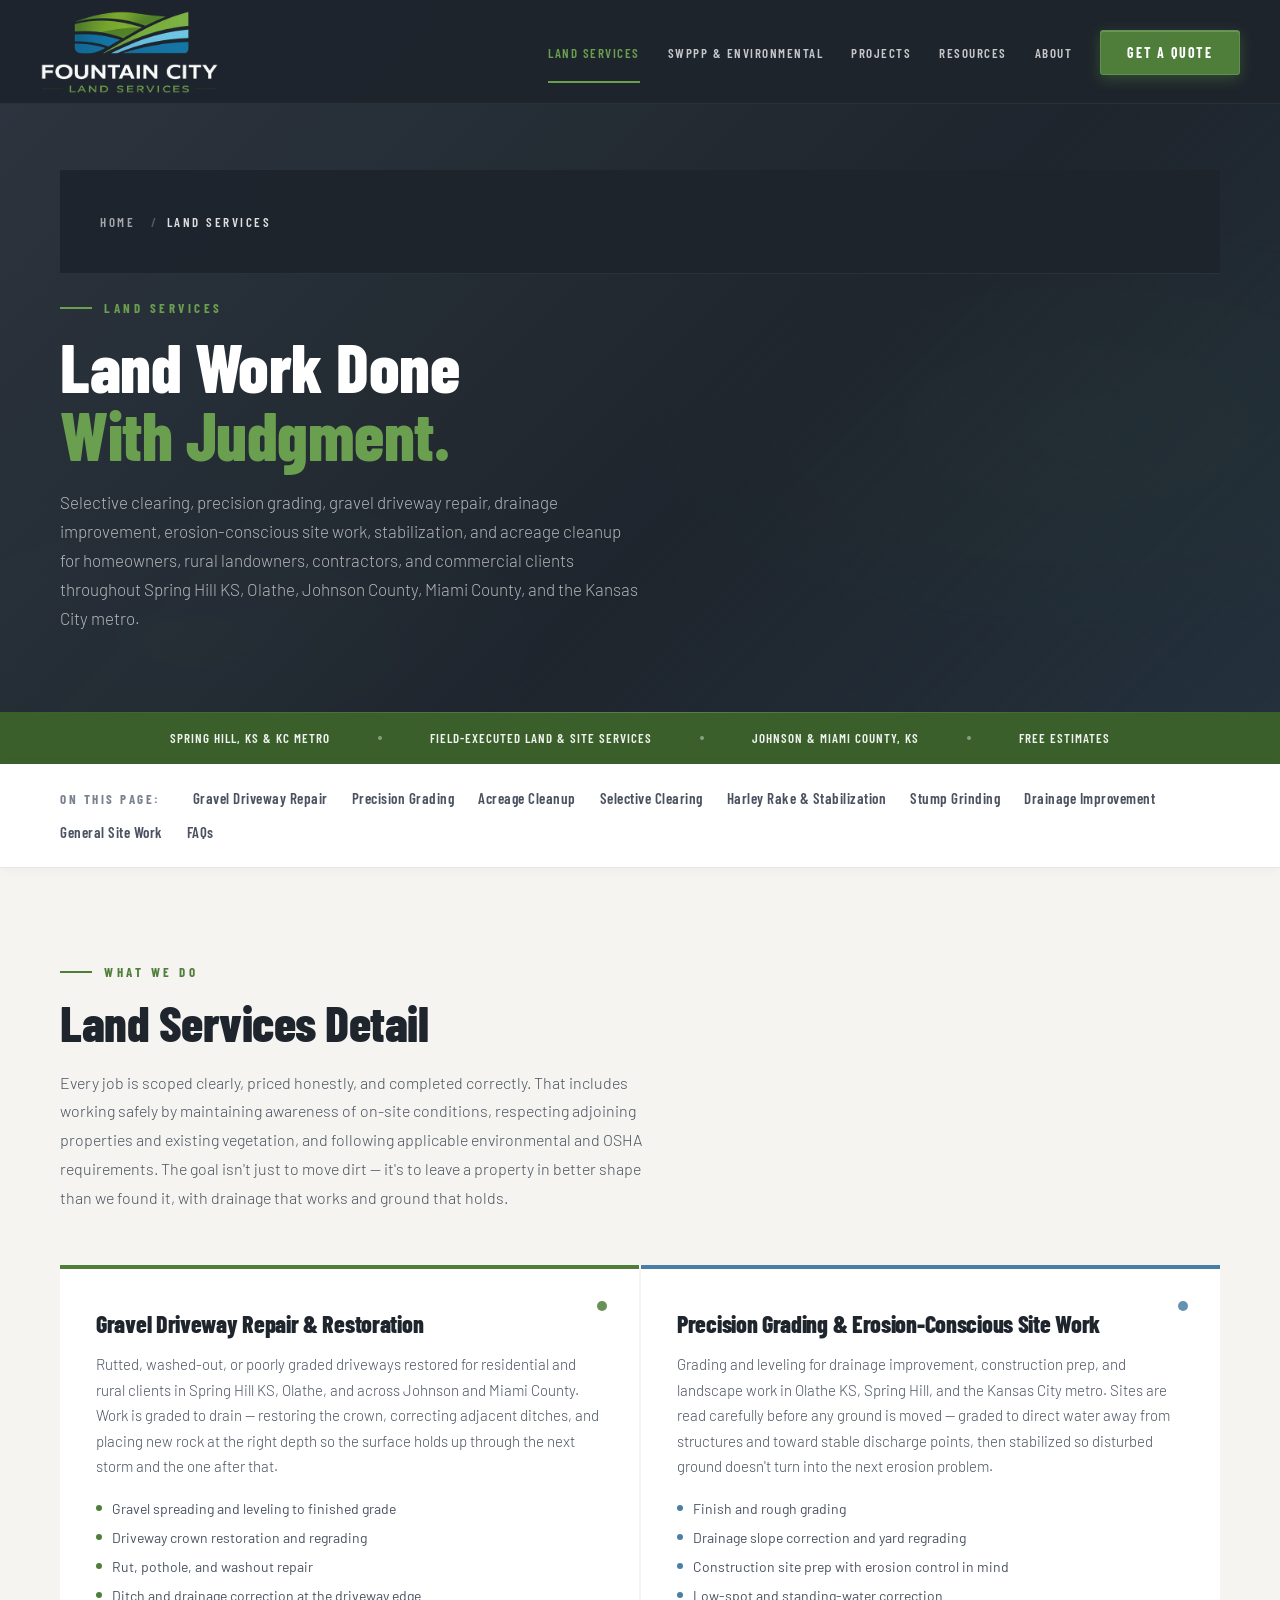
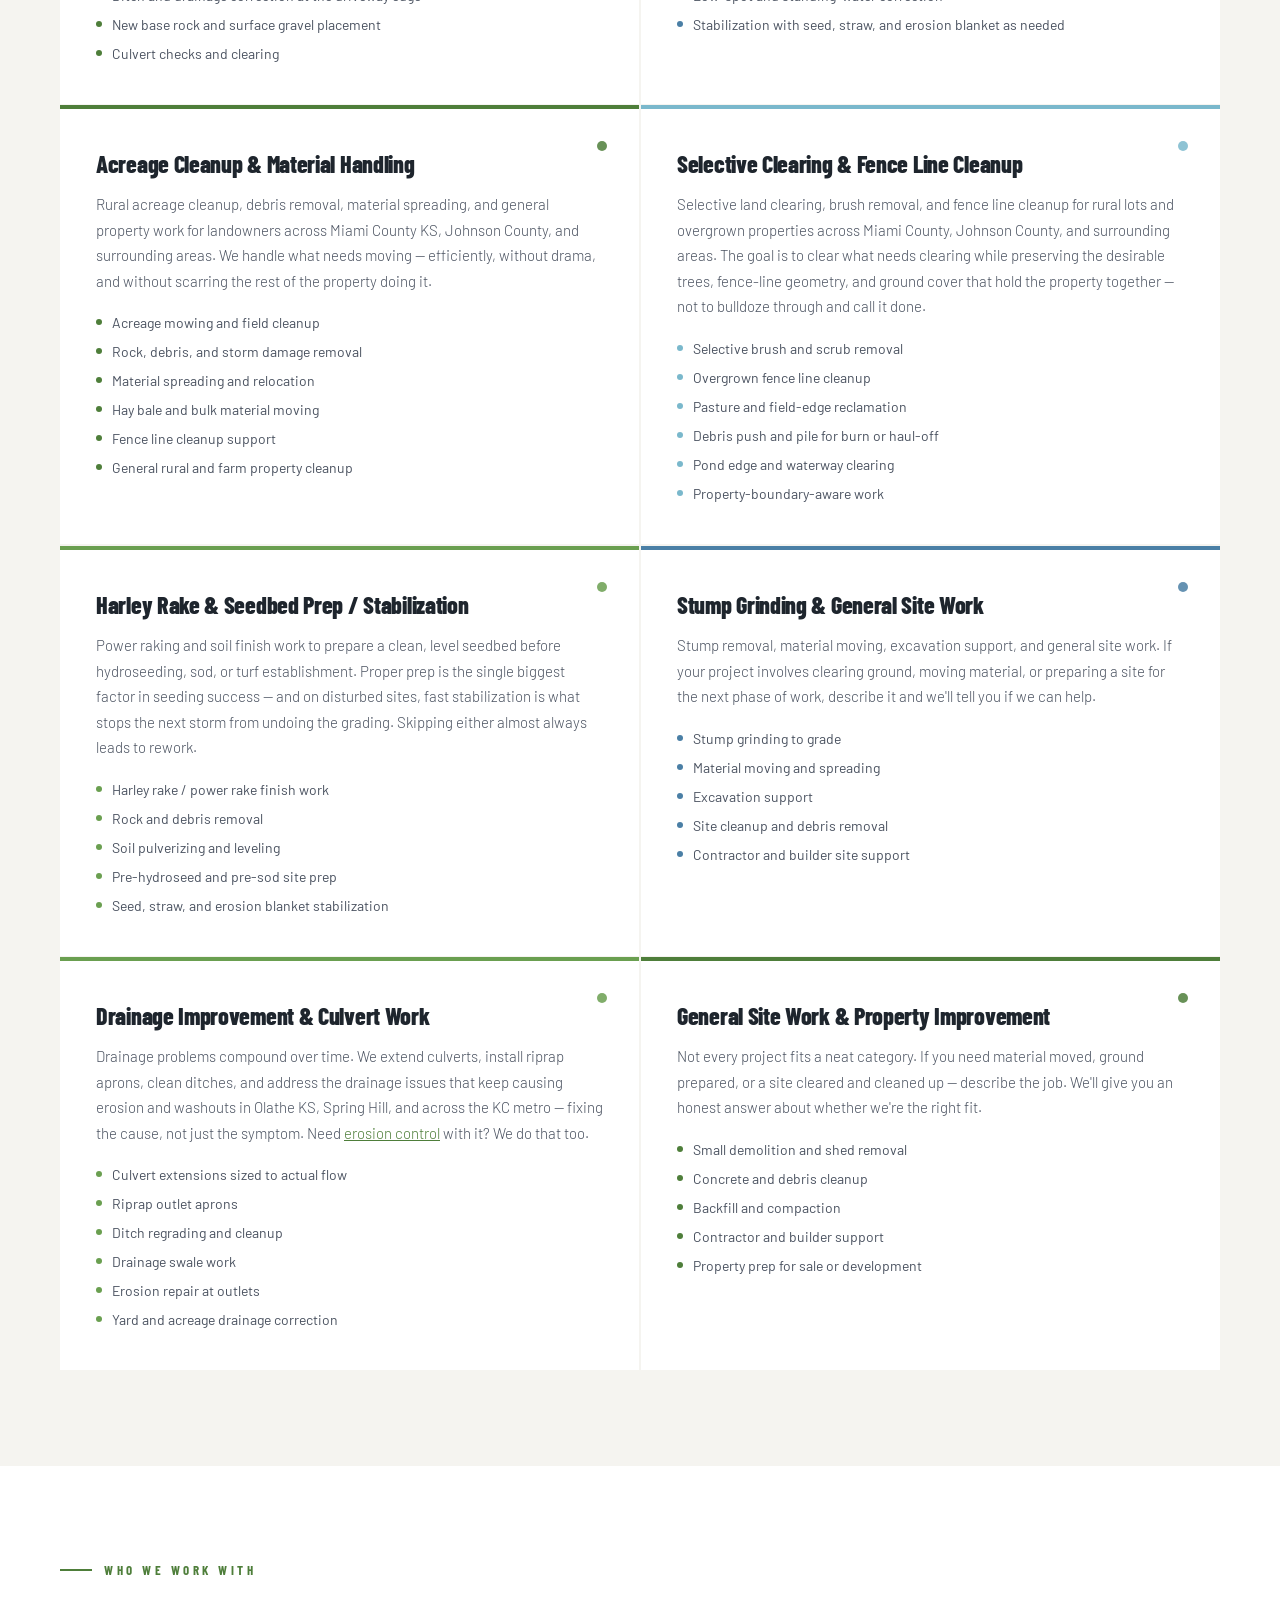
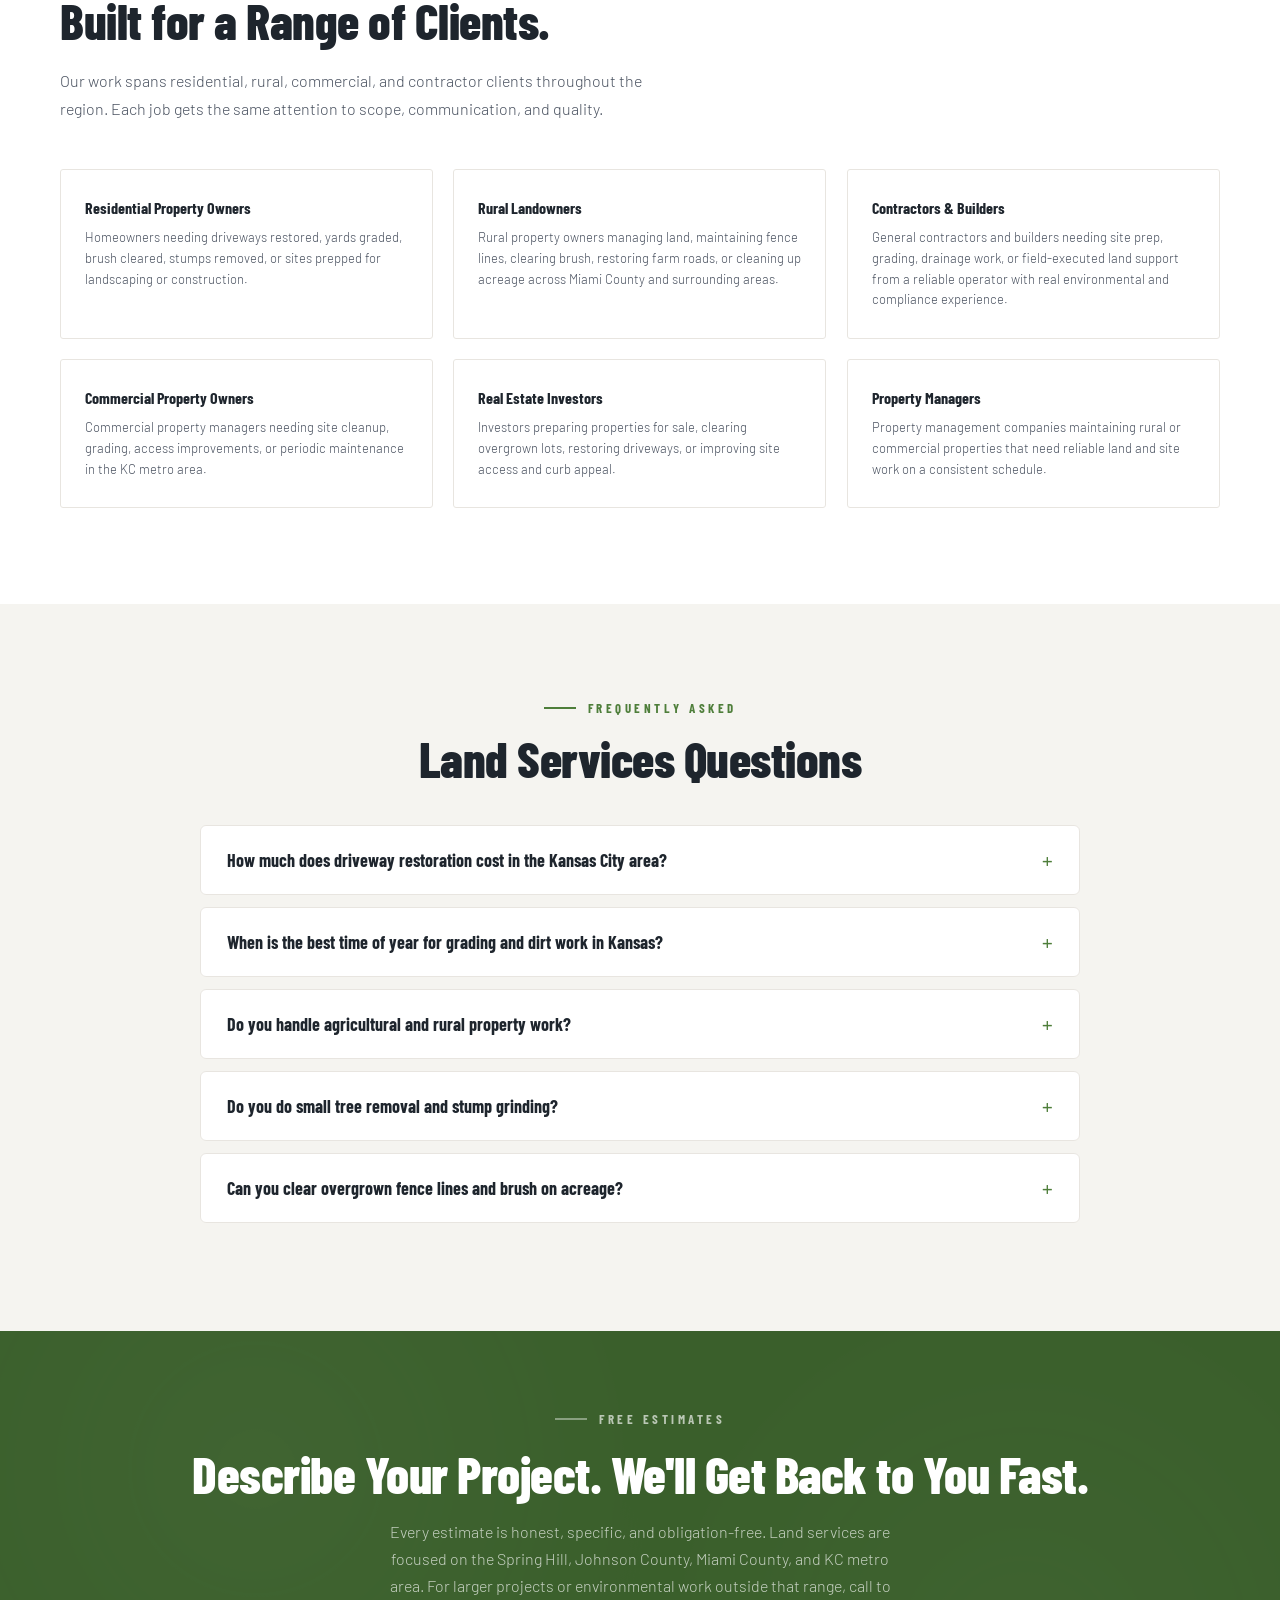
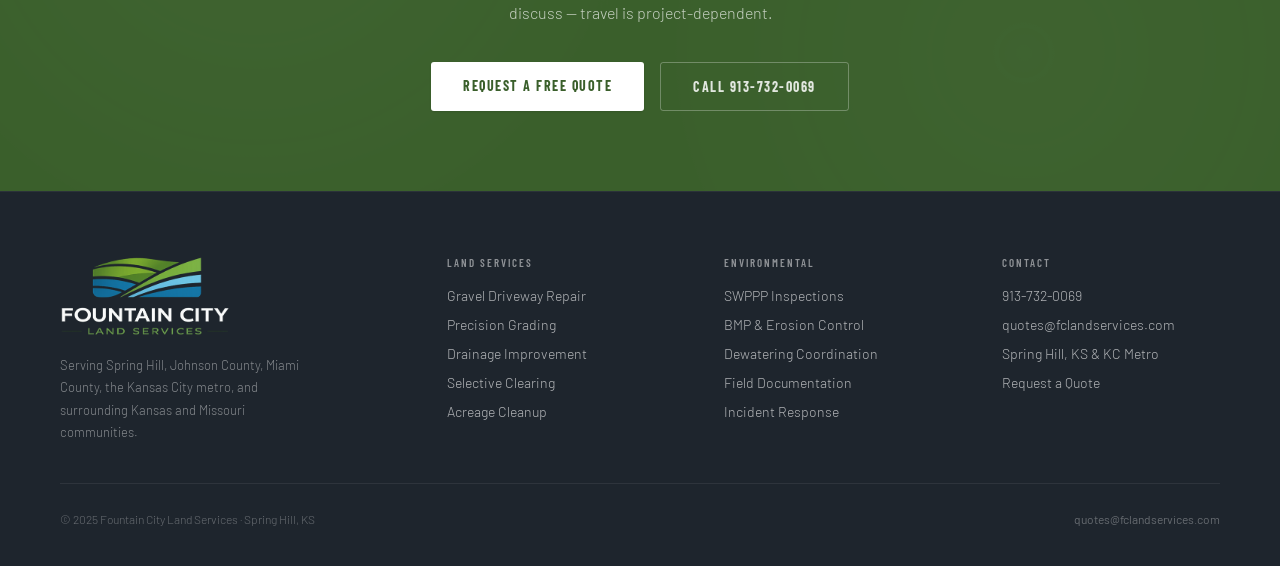
<file: services.html>
<!DOCTYPE html>
<html lang="en">
<head>
  <meta charset="UTF-8">
  <meta name="viewport" content="width=device-width, initial-scale=1.0">
  <meta name="theme-color" content="#1e252d">

  <title>Land Clearing, Grading &amp; Driveway Repair Spring Hill KS | Fountain City</title>
  <meta name="description" content="Selective land clearing, precision grading, gravel driveway repair, drainage improvement, erosion-conscious site work, and acreage cleanup in Spring Hill KS, Olathe, Johnson County, and Miami County. Field-executed by an environmental-trained operator. Free estimates.">
  <link rel="canonical" href="https://fclandservices.com/services.html">

  <meta name="geo.region" content="US-KS">
  <meta name="geo.placename" content="Spring Hill, Kansas">
  <meta name="geo.position" content="38.7406;-94.8233">
  <meta name="ICBM" content="38.7406, -94.8233">

  <!-- Open Graph -->
  <meta property="og:type" content="website">
  <meta property="og:site_name" content="Fountain City Land Services">
  <meta property="og:url" content="https://fclandservices.com/services.html">
  <meta property="og:title" content="Land Services in the Kansas City Metro | Fountain City Land Services">
  <meta property="og:description" content="Driveway restoration, grading, brush clearing, rural cleanup, drainage and culvert work — done right the first time.">
  <meta property="og:image" content="https://fclandservices.com/assets/images/projects/culvert-extension-after.jpg">
  <meta property="og:image:alt" content="Culvert extension and erosion control project — before and after">
  <meta property="og:locale" content="en_US">
  <meta name="twitter:card" content="summary_large_image">
  <meta name="twitter:title" content="Land Services in the Kansas City Metro | Fountain City">
  <meta name="twitter:description" content="Field-executed grading, driveway restoration, drainage, brush clearing, and more.">
  <meta name="twitter:image" content="https://fclandservices.com/assets/images/projects/culvert-extension-after.jpg">

  <link rel="preconnect" href="https://fonts.googleapis.com">
  <link rel="preconnect" href="https://fonts.gstatic.com" crossorigin>
  <link href="https://fonts.googleapis.com/css2?family=Barlow+Condensed:wght@400;600;700;800&family=Libre+Baskerville:ital,wght@0,400;1,400&family=Barlow:wght@300;400;500;600&display=swap" rel="stylesheet">
  <link rel="stylesheet" href="assets/css/style.css">
  <link rel="icon" type="image/png" sizes="16x16" href="assets/images/favicon-16.png">
  <link rel="icon" type="image/png" sizes="32x32" href="assets/images/favicon-32.png">
  <link rel="icon" type="image/png" sizes="48x48" href="assets/images/favicon-48.png">
  <link rel="icon" type="image/png" sizes="96x96" href="assets/images/favicon-96.png">
  <link rel="apple-touch-icon" sizes="180x180" href="assets/images/apple-touch-icon.png">
  <link rel="icon" type="image/png" sizes="192x192" href="assets/images/icon-192.png">
  <link rel="icon" type="image/png" sizes="512x512" href="assets/images/icon-512.png">

  <!-- BreadcrumbList -->
  <script type="application/ld+json">
  {
    "@context": "https://schema.org",
    "@type": "BreadcrumbList",
    "itemListElement": [
      {"@type": "ListItem", "position": 1, "name": "Home", "item": "https://fclandservices.com/"},
      {"@type": "ListItem", "position": 2, "name": "Land Services", "item": "https://fclandservices.com/services.html"}
    ]
  }
  </script>

  <!-- Services as ItemList of Service entities -->
  <script type="application/ld+json">
  {
    "@context": "https://schema.org",
    "@type": "ItemList",
    "name": "Land Services Offered by Fountain City Land Services",
    "itemListElement": [
      {"@type": "ListItem", "position": 1, "item": {"@type": "Service", "name": "Gravel Driveway Repair & Restoration", "areaServed": "Kansas City Metro", "provider": {"@id": "https://fclandservices.com/#business"}, "url": "https://fclandservices.com/services.html#driveway"}},
      {"@type": "ListItem", "position": 2, "item": {"@type": "Service", "name": "Precision Grading & Erosion-Conscious Site Work", "areaServed": "Kansas City Metro", "provider": {"@id": "https://fclandservices.com/#business"}, "url": "https://fclandservices.com/services.html#grading"}},
      {"@type": "ListItem", "position": 3, "item": {"@type": "Service", "name": "Acreage Cleanup & Material Handling", "areaServed": "Kansas City Metro", "provider": {"@id": "https://fclandservices.com/#business"}, "url": "https://fclandservices.com/services.html#rural"}},
      {"@type": "ListItem", "position": 4, "item": {"@type": "Service", "name": "Selective Clearing & Fence Line Cleanup", "areaServed": "Kansas City Metro", "provider": {"@id": "https://fclandservices.com/#business"}, "url": "https://fclandservices.com/services.html#brush"}},
      {"@type": "ListItem", "position": 5, "item": {"@type": "Service", "name": "Harley Rake, Seedbed Prep & Stabilization", "areaServed": "Kansas City Metro", "provider": {"@id": "https://fclandservices.com/#business"}, "url": "https://fclandservices.com/services.html#harley"}},
      {"@type": "ListItem", "position": 6, "item": {"@type": "Service", "name": "Stump Grinding & General Site Work", "areaServed": "Kansas City Metro", "provider": {"@id": "https://fclandservices.com/#business"}, "url": "https://fclandservices.com/services.html#stump"}},
      {"@type": "ListItem", "position": 7, "item": {"@type": "Service", "name": "Drainage Improvement & Culvert Work", "areaServed": "Kansas City Metro", "provider": {"@id": "https://fclandservices.com/#business"}, "url": "https://fclandservices.com/services.html#drainage"}},
      {"@type": "ListItem", "position": 8, "item": {"@type": "Service", "name": "General Site Work & Property Improvement", "areaServed": "Kansas City Metro", "provider": {"@id": "https://fclandservices.com/#business"}, "url": "https://fclandservices.com/services.html#general"}}
    ]
  }
  </script>

  <!-- Service-specific FAQ -->
  <script type="application/ld+json">
  {
    "@context": "https://schema.org",
    "@type": "FAQPage",
    "mainEntity": [
      {
        "@type": "Question",
        "name": "How much does driveway restoration cost in the Kansas City area?",
        "acceptedAnswer": {
          "@type": "Answer",
          "text": "Driveway restoration cost depends on length, current condition, drainage issues, and whether new gravel or base material is needed. Most residential and rural driveways in the KC metro fall in a predictable range, and we provide a specific written estimate after seeing the site — never a vague range. Call 913-732-0069 for a free quote."
        }
      },
      {
        "@type": "Question",
        "name": "When is the best time of year for grading and dirt work in Kansas?",
        "acceptedAnswer": {
          "@type": "Answer",
          "text": "Spring through fall is ideal for most grading and earthwork in Kansas — the ground is workable and stabilization (seed and straw) takes well. We work year-round when conditions allow, but extreme wet, frozen, or saturated ground can delay scheduling for quality reasons."
        }
      },
      {
        "@type": "Question",
        "name": "Do you handle agricultural and rural property work?",
        "acceptedAnswer": {
          "@type": "Answer",
          "text": "Yes. Hay bale moving, acreage mowing, fence-line cleanup, rock removal, small tree and stump removal, debris cleanup, and general rural property work are routine. We work efficiently across rural acreage in Miami County, Johnson County, and surrounding areas."
        }
      },
      {
        "@type": "Question",
        "name": "Do you do small tree removal and stump grinding?",
        "acceptedAnswer": {
          "@type": "Answer",
          "text": "Yes. Small tree removal, stump grinding to grade, and debris cleanup are routine. For large or mature trees, we'll point you toward a tree service — but small trees, brush, and stumps are part of normal property cleanup and acreage work."
        }
      },
      {
        "@type": "Question",
        "name": "Can you clear overgrown fence lines and brush on acreage?",
        "acceptedAnswer": {
          "@type": "Answer",
          "text": "Yes. Selective brush clearing, fence-line cleanup, and light land clearing on rural acreage are routine. We work with awareness of property boundaries, neighboring conditions, and any environmental constraints — preserving desirable trees and ground cover and piling or removing debris as the site requires."
        }
      }
    ]
  }
  </script>

<style>
.svc-detail-grid { display:grid; grid-template-columns:1fr 1fr; gap:2px; }
.svc-detail-card {
  background:#fff; padding:40px 36px;
  border-top:4px solid var(--green);
  position:relative;
  transition:box-shadow var(--transition), transform var(--transition);
  scroll-margin-top:100px;
}
.svc-detail-card:hover {
  box-shadow:var(--shadow-md);
  z-index:1;
  transform: translateY(-3px);
}
/* Alternate accent colors so the grid feels more visual */
.svc-detail-card:nth-child(2) { border-top-color: var(--blue-steel); }
.svc-detail-card:nth-child(3) { border-top-color: var(--green); }
.svc-detail-card:nth-child(4) { border-top-color: var(--blue-light); }
.svc-detail-card:nth-child(5) { border-top-color: var(--green-light); }
.svc-detail-card:nth-child(6) { border-top-color: var(--blue-steel); }
.svc-detail-card:nth-child(7) { border-top-color: var(--green-light); }
.svc-detail-card:nth-child(8) { border-top-color: var(--green); }
/* Subtle icon dot in the corner — adds color without clutter */
.svc-detail-card::before {
  content: '';
  position: absolute;
  top: 32px; right: 32px;
  width: 10px; height: 10px;
  border-radius: 50%;
  background: var(--green);
  opacity: 0.85;
}
.svc-detail-card:nth-child(2)::before { background: var(--blue-steel); }
.svc-detail-card:nth-child(4)::before { background: var(--blue-light); }
.svc-detail-card:nth-child(5)::before { background: var(--green-light); }
.svc-detail-card:nth-child(6)::before { background: var(--blue-steel); }
.svc-detail-card:nth-child(7)::before { background: var(--green-light); }

.svc-detail-card h3 {
  font-family:"Barlow Condensed",sans-serif;
  font-weight:800; font-size:24px;
  color:var(--charcoal-dark); margin-bottom:14px;
  padding-right: 24px;
  letter-spacing: -0.3px;
}
.svc-detail-card p { font-size:15px; line-height:1.7; color:var(--text-mid); font-weight:300; margin-bottom:18px; }
.svc-detail-card ul { list-style:none; display:flex; flex-direction:column; gap:8px; }
.svc-detail-card ul li {
  font-size:14px; color:var(--text-mid);
  display:flex; align-items:flex-start; gap:10px; font-weight:400;
  line-height: 1.5;
}
.svc-detail-card ul li::before {
  content:"";
  width:6px; height:6px;
  background:var(--green);
  border-radius:50%;
  flex-shrink:0;
  margin-top: 7px;
}
.svc-detail-card:nth-child(2) ul li::before { background: var(--blue-steel); }
.svc-detail-card:nth-child(4) ul li::before { background: var(--blue-light); }
.svc-detail-card:nth-child(5) ul li::before { background: var(--green-light); }
.svc-detail-card:nth-child(6) ul li::before { background: var(--blue-steel); }
.svc-detail-card:nth-child(7) ul li::before { background: var(--green-light); }
.clients-grid { display:grid; grid-template-columns:repeat(3,1fr); gap:20px; margin-top:44px; }
.client-card {
  background:#fff; border:1px solid var(--warm-gray);
  border-radius:var(--radius-sm); padding:28px 24px;
  transition: border-color var(--transition), box-shadow var(--transition);
}
.client-card:hover { border-color: var(--green-light); box-shadow: var(--shadow-sm); }
.client-card h4 { font-family:"Barlow Condensed",sans-serif; font-weight:700; font-size:16px; color:var(--charcoal-dark); margin-bottom:10px; }
.client-card p { font-size:13px; color:var(--text-mid); line-height:1.6; font-weight:300; }
@media(max-width:960px){ .svc-detail-grid{grid-template-columns:1fr;} .clients-grid{grid-template-columns:1fr;} }
</style>
</head>
<body>

<a class="skip-link" href="#main">Skip to main content</a>

<nav aria-label="Primary">
  <a href="index.html" class="nav-logo" aria-label="Fountain City Land Services — Home">
    <img src="assets/images/logo.png" alt="Fountain City Land Services logo" width="451" height="212"
         onerror="this.style.display='none';this.nextElementSibling.style.display='block'">
    <div class="nav-logo-fallback">FOUNTAIN CITY<span>LAND SERVICES</span></div>
  </a>
  <ul class="nav-links">
    <li><a href="services.html" class="active" aria-current="page">Land Services</a></li>
    <li><a href="environmental.html">SWPPP &amp; Environmental</a></li>
    <li><a href="projects.html">Projects</a></li>
    <li><a href="resources.html">Resources</a></li>
    <li><a href="about.html">About</a></li>
    <li><a href="quote.html" class="nav-cta">Get a Quote</a></li>
  </ul>
  <button class="nav-hamburger" onclick="toggleMenu()" aria-label="Open menu" aria-controls="mobileMenu" aria-expanded="false" type="button"><span></span><span></span><span></span></button>
</nav>
<div class="mobile-menu" id="mobileMenu" role="dialog" aria-label="Mobile menu">
  <a href="services.html">Land Services</a>
  <a href="environmental.html">SWPPP &amp; Environmental</a>
  <a href="projects.html">Projects</a>
  <a href="resources.html">Resources</a>
  <a href="about.html">About</a>
  <a href="quote.html" class="mobile-cta">Get a Quote</a>
</div>

<main id="main">

<div class="page-hero">
  <div class="page-hero-bg"></div>
  <div class="page-hero-inner">
    <nav class="breadcrumbs" aria-label="Breadcrumb">
      <ol>
        <li><a href="index.html">Home</a></li>
        <li aria-current="page">Land Services</li>
      </ol>
    </nav>
    <div class="section-label">Land Services</div>
    <h1>Land Work Done<br><em>With Judgment.</em></h1>
    <p>Selective clearing, precision grading, gravel driveway repair, drainage improvement, erosion-conscious site work, stabilization, and acreage cleanup for homeowners, rural landowners, contractors, and commercial clients throughout Spring Hill KS, Olathe, Johnson County, Miami County, and the Kansas City metro.</p>
  </div>
</div>

<div class="trust-bar" role="region" aria-label="Trust indicators">
  <span class="trust-item">Spring Hill, KS &amp; KC Metro</span>
  <span class="trust-dot" aria-hidden="true"></span>
  <span class="trust-item">Field-Executed Land &amp; Site Services</span>
  <span class="trust-dot" aria-hidden="true"></span>
  <span class="trust-item">Johnson &amp; Miami County, KS</span>
  <span class="trust-dot" aria-hidden="true"></span>
  <span class="trust-item">Free Estimates</span>
</div>

<nav class="section-toc" aria-label="On this page">
  <div class="section-toc-inner">
    <span class="section-toc-label">On this page:</span>
    <a href="#driveway">Gravel Driveway Repair</a>
    <a href="#grading">Precision Grading</a>
    <a href="#rural">Acreage Cleanup</a>
    <a href="#brush">Selective Clearing</a>
    <a href="#harley">Harley Rake &amp; Stabilization</a>
    <a href="#stump">Stump Grinding</a>
    <a href="#drainage">Drainage Improvement</a>
    <a href="#general">General Site Work</a>
    <a href="#services-faqs">FAQs</a>
  </div>
</nav>

<section style="background:var(--off-white);" aria-labelledby="services-detail-title">
<div class="section-inner">
  <div style="margin-bottom:52px;" class="reveal">
    <div class="section-label">What We Do</div>
    <h2 class="section-title" id="services-detail-title">Land Services Detail</h2>
    <p class="section-body">Every job is scoped clearly, priced honestly, and completed correctly. That includes working safely by maintaining awareness of on-site conditions, respecting adjoining properties and existing vegetation, and following applicable environmental and OSHA requirements. The goal isn't just to move dirt — it's to leave a property in better shape than we found it, with drainage that works and ground that holds.</p>
  </div>
  <div class="svc-detail-grid">

    <article class="svc-detail-card reveal" id="driveway">
      <h3>Gravel Driveway Repair &amp; Restoration</h3>
      <p>Rutted, washed-out, or poorly graded driveways restored for residential and rural clients in Spring Hill KS, Olathe, and across Johnson and Miami County. Work is graded to drain — restoring the crown, correcting adjacent ditches, and placing new rock at the right depth so the surface holds up through the next storm and the one after that.</p>
      <ul>
        <li>Gravel spreading and leveling to finished grade</li>
        <li>Driveway crown restoration and regrading</li>
        <li>Rut, pothole, and washout repair</li>
        <li>Ditch and drainage correction at the driveway edge</li>
        <li>New base rock and surface gravel placement</li>
        <li>Culvert checks and clearing</li>
      </ul>
    </article>

    <article class="svc-detail-card reveal delay-1" id="grading">
      <h3>Precision Grading &amp; Erosion-Conscious Site Work</h3>
      <p>Grading and leveling for drainage improvement, construction prep, and landscape work in Olathe KS, Spring Hill, and the Kansas City metro. Sites are read carefully before any ground is moved — graded to direct water away from structures and toward stable discharge points, then stabilized so disturbed ground doesn't turn into the next erosion problem.</p>
      <ul>
        <li>Finish and rough grading</li>
        <li>Drainage slope correction and yard regrading</li>
        <li>Construction site prep with erosion control in mind</li>
        <li>Low-spot and standing-water correction</li>
        <li>Stabilization with seed, straw, and erosion blanket as needed</li>
      </ul>
    </article>

    <article class="svc-detail-card reveal" id="rural">
      <h3>Acreage Cleanup &amp; Material Handling</h3>
      <p>Rural acreage cleanup, debris removal, material spreading, and general property work for landowners across Miami County KS, Johnson County, and surrounding areas. We handle what needs moving — efficiently, without drama, and without scarring the rest of the property doing it.</p>
      <ul>
        <li>Acreage mowing and field cleanup</li>
        <li>Rock, debris, and storm damage removal</li>
        <li>Material spreading and relocation</li>
        <li>Hay bale and bulk material moving</li>
        <li>Fence line cleanup support</li>
        <li>General rural and farm property cleanup</li>
      </ul>
    </article>

    <article class="svc-detail-card reveal delay-1" id="brush">
      <h3>Selective Clearing &amp; Fence Line Cleanup</h3>
      <p>Selective land clearing, brush removal, and fence line cleanup for rural lots and overgrown properties across Miami County, Johnson County, and surrounding areas. The goal is to clear what needs clearing while preserving the desirable trees, fence-line geometry, and ground cover that hold the property together — not to bulldoze through and call it done.</p>
      <ul>
        <li>Selective brush and scrub removal</li>
        <li>Overgrown fence line cleanup</li>
        <li>Pasture and field-edge reclamation</li>
        <li>Debris push and pile for burn or haul-off</li>
        <li>Pond edge and waterway clearing</li>
        <li>Property-boundary-aware work</li>
      </ul>
    </article>

    <article class="svc-detail-card reveal" id="harley">
      <h3>Harley Rake &amp; Seedbed Prep / Stabilization</h3>
      <p>Power raking and soil finish work to prepare a clean, level seedbed before hydroseeding, sod, or turf establishment. Proper prep is the single biggest factor in seeding success — and on disturbed sites, fast stabilization is what stops the next storm from undoing the grading. Skipping either almost always leads to rework.</p>
      <ul>
        <li>Harley rake / power rake finish work</li>
        <li>Rock and debris removal</li>
        <li>Soil pulverizing and leveling</li>
        <li>Pre-hydroseed and pre-sod site prep</li>
        <li>Seed, straw, and erosion blanket stabilization</li>
      </ul>
    </article>

    <article class="svc-detail-card reveal delay-1" id="stump">
      <h3>Stump Grinding &amp; General Site Work</h3>
      <p>Stump removal, material moving, excavation support, and general site work. If your project involves clearing ground, moving material, or preparing a site for the next phase of work, describe it and we'll tell you if we can help.</p>
      <ul>
        <li>Stump grinding to grade</li>
        <li>Material moving and spreading</li>
        <li>Excavation support</li>
        <li>Site cleanup and debris removal</li>
        <li>Contractor and builder site support</li>
      </ul>
    </article>

    <article class="svc-detail-card reveal" id="drainage">
      <h3>Drainage Improvement &amp; Culvert Work</h3>
      <p>Drainage problems compound over time. We extend culverts, install riprap aprons, clean ditches, and address the drainage issues that keep causing erosion and washouts in Olathe KS, Spring Hill, and across the KC metro — fixing the cause, not just the symptom. Need <a href="environmental.html#erosion" style="color:var(--green);">erosion control</a> with it? We do that too.</p>
      <ul>
        <li>Culvert extensions sized to actual flow</li>
        <li>Riprap outlet aprons</li>
        <li>Ditch regrading and cleanup</li>
        <li>Drainage swale work</li>
        <li>Erosion repair at outlets</li>
        <li>Yard and acreage drainage correction</li>
      </ul>
    </article>

    <article class="svc-detail-card reveal delay-1" id="general">
      <h3>General Site Work &amp; Property Improvement</h3>
      <p>Not every project fits a neat category. If you need material moved, ground prepared, or a site cleared and cleaned up — describe the job. We'll give you an honest answer about whether we're the right fit.</p>
      <ul>
        <li>Small demolition and shed removal</li>
        <li>Concrete and debris cleanup</li>
        <li>Backfill and compaction</li>
        <li>Contractor and builder support</li>
        <li>Property prep for sale or development</li>
      </ul>
    </article>

  </div>
</div>
</section>

<section style="background:#fff;" aria-labelledby="clients-title">
<div class="section-inner">
  <div class="reveal">
    <div class="section-label">Who We Work With</div>
    <h2 class="section-title" id="clients-title">Built for a Range of Clients.</h2>
    <p class="section-body">Our work spans residential, rural, commercial, and contractor clients throughout the region. Each job gets the same attention to scope, communication, and quality.</p>
  </div>
  <div class="clients-grid">
    <div class="client-card reveal"><h4>Residential Property Owners</h4><p>Homeowners needing driveways restored, yards graded, brush cleared, stumps removed, or sites prepped for landscaping or construction.</p></div>
    <div class="client-card reveal delay-1"><h4>Rural Landowners</h4><p>Rural property owners managing land, maintaining fence lines, clearing brush, restoring farm roads, or cleaning up acreage across Miami County and surrounding areas.</p></div>
    <div class="client-card reveal delay-2"><h4>Contractors &amp; Builders</h4><p>General contractors and builders needing site prep, grading, drainage work, or field-executed land support from a reliable operator with real environmental and compliance experience.</p></div>
    <div class="client-card reveal"><h4>Commercial Property Owners</h4><p>Commercial property managers needing site cleanup, grading, access improvements, or periodic maintenance in the KC metro area.</p></div>
    <div class="client-card reveal delay-1"><h4>Real Estate Investors</h4><p>Investors preparing properties for sale, clearing overgrown lots, restoring driveways, or improving site access and curb appeal.</p></div>
    <div class="client-card reveal delay-2"><h4>Property Managers</h4><p>Property management companies maintaining rural or commercial properties that need reliable land and site work on a consistent schedule.</p></div>
  </div>
</div>
</section>

<!-- FAQ -->
<section class="faq-section" id="services-faqs" aria-labelledby="services-faq-title">
  <div class="section-inner">
    <div class="reveal" style="text-align:center;max-width:720px;margin:0 auto 8px;">
      <div class="section-label" style="justify-content:center;">Frequently Asked</div>
      <h2 class="section-title" id="services-faq-title">Land Services Questions</h2>
    </div>
    <div class="faq-list reveal delay-1">
      <details class="faq-item">
        <summary>How much does driveway restoration cost in the Kansas City area?</summary>
        <div class="faq-answer">
          <p>Cost depends on length, current condition, drainage issues, and whether new gravel or base material is needed. Most residential and rural driveways in the KC metro fall in a predictable range, and we provide a specific written estimate after seeing the site — never a vague range.</p>
          <p><a href="quote.html">Request a free quote</a> or call <a href="tel:+19137320069">913-732-0069</a>.</p>
        </div>
      </details>
      <details class="faq-item">
        <summary>When is the best time of year for grading and dirt work in Kansas?</summary>
        <div class="faq-answer">
          <p>Spring through fall is ideal — the ground is workable and stabilization (seed and straw) takes well. We work year-round when conditions allow, but extreme wet, frozen, or saturated ground can delay scheduling for quality reasons.</p>
        </div>
      </details>
      <details class="faq-item">
        <summary>Do you handle agricultural and rural property work?</summary>
        <div class="faq-answer">
          <p>Yes. Hay bale moving, acreage mowing, fence-line cleanup, rock removal, small tree and stump removal, debris cleanup, and general rural property work are routine across Miami County, Johnson County, and surrounding areas.</p>
          <p>If you're a farmer, rancher, or rural landowner with a property that needs maintained, describe what you're working with and we'll give you an honest answer about scope and cost.</p>
        </div>
      </details>
      <details class="faq-item">
        <summary>Do you do small tree removal and stump grinding?</summary>
        <div class="faq-answer">
          <p>Yes. Small tree removal, stump grinding to grade, and debris cleanup are routine. For large or mature trees, we'll point you toward a tree service — but small trees, brush, and stumps are part of normal property cleanup and acreage work.</p>
        </div>
      </details>
      <details class="faq-item">
        <summary>Can you clear overgrown fence lines and brush on acreage?</summary>
        <div class="faq-answer">
          <p>Yes. Selective brush clearing, fence-line cleanup, and light land clearing on rural acreage are routine. We work with awareness of property boundaries, neighboring conditions, and any environmental constraints — preserving desirable trees and ground cover and piling or removing debris as the site requires.</p>
        </div>
      </details>
    </div>
  </div>
</section>

<section class="quote-section" aria-labelledby="services-cta-title">
  <div class="section-label">Free Estimates</div>
  <h2 id="services-cta-title">Describe Your Project. We'll Get Back to You Fast.</h2>
  <p>Every estimate is honest, specific, and obligation-free. Land services are focused on the Spring Hill, Johnson County, Miami County, and KC metro area. For larger projects or environmental work outside that range, call to discuss — travel is project-dependent.</p>
  <div style="display:flex;gap:16px;justify-content:center;flex-wrap:wrap;">
    <a href="quote.html" class="btn-primary" style="background:#fff;color:var(--green-dark);">Request a Free Quote</a>
    <a href="tel:+19137320069" class="btn-ghost">Call 913-732-0069</a>
  </div>
</section>

</main>

<footer>
  <div class="footer-inner">
    <div class="footer-brand">
      <img src="assets/images/logo.png" alt="Fountain City Land Services" width="451" height="212" onerror="this.style.display='none'">
      <p>Serving Spring Hill, Johnson County, Miami County, the Kansas City metro, and surrounding Kansas and Missouri communities.</p>
    </div>
    <div class="footer-col"><h4>Land Services</h4><ul>
      <li><a href="services.html#driveway">Gravel Driveway Repair</a></li>
      <li><a href="services.html#grading">Precision Grading</a></li>
      <li><a href="services.html#drainage">Drainage Improvement</a></li>
      <li><a href="services.html#brush">Selective Clearing</a></li>
      <li><a href="services.html#rural">Acreage Cleanup</a></li>
    </ul></div>
    <div class="footer-col"><h4>Environmental</h4><ul>
      <li><a href="environmental.html#swppp">SWPPP Inspections</a></li>
      <li><a href="environmental.html#bmp">BMP &amp; Erosion Control</a></li>
      <li><a href="environmental.html#dewatering">Dewatering Coordination</a></li>
      <li><a href="environmental.html#documentation">Field Documentation</a></li>
      <li><a href="environmental.html#incident">Incident Response</a></li>
    </ul></div>
    <div class="footer-col"><h4>Contact</h4><ul>
      <li><a href="tel:+19137320069">913-732-0069</a></li>
      <li><a href="mailto:quotes@fclandservices.com">quotes@fclandservices.com</a></li>
      <li><span>Spring Hill, KS &amp; KC Metro</span></li>
      <li><a href="quote.html">Request a Quote</a></li>
    </ul></div>
  </div>
  <div class="footer-bottom">
    <p>&copy; 2025 Fountain City Land Services &middot; Spring Hill, KS</p>
    <a href="mailto:quotes@fclandservices.com">quotes@fclandservices.com</a>
  </div>
</footer>

<div class="mobile-cta-bar" role="region" aria-label="Quick contact">
  <a href="tel:+19137320069" class="mcta-call" aria-label="Call 913-732-0069">
    <svg viewBox="0 0 24 24" fill="none" stroke="currentColor" stroke-width="2" stroke-linecap="round" stroke-linejoin="round" aria-hidden="true"><path d="M22 16.92v3a2 2 0 0 1-2.18 2 19.79 19.79 0 0 1-8.63-3.07 19.5 19.5 0 0 1-6-6 19.79 19.79 0 0 1-3.07-8.67A2 2 0 0 1 4.11 2h3a2 2 0 0 1 2 1.72 12.84 12.84 0 0 0 .7 2.81 2 2 0 0 1-.45 2.11L8.09 9.91a16 16 0 0 0 6 6l1.27-1.27a2 2 0 0 1 2.11-.45 12.84 12.84 0 0 0 2.81.7A2 2 0 0 1 22 16.92z"/></svg>
    Call
  </a>
  <a href="sms:+19137320069" class="mcta-text" aria-label="Text 913-732-0069">
    <svg viewBox="0 0 24 24" fill="none" stroke="currentColor" stroke-width="2" stroke-linecap="round" stroke-linejoin="round" aria-hidden="true"><path d="M21 15a2 2 0 0 1-2 2H7l-4 4V5a2 2 0 0 1 2-2h14a2 2 0 0 1 2 2z"/></svg>
    Text
  </a>
  <a href="quote.html" class="mcta-quote">
    <svg viewBox="0 0 24 24" fill="none" stroke="currentColor" stroke-width="2" stroke-linecap="round" stroke-linejoin="round" aria-hidden="true"><path d="M14 2H6a2 2 0 0 0-2 2v16a2 2 0 0 0 2 2h12a2 2 0 0 0 2-2V8z"/><polyline points="14 2 14 8 20 8"/><line x1="9" y1="15" x2="15" y2="15"/></svg>
    Get a Quote
  </a>
</div>

<script>
  function toggleMenu(){
    var menu = document.getElementById('mobileMenu');
    var btn = document.querySelector('.nav-hamburger');
    var open = menu.classList.toggle('open');
    if (btn) btn.setAttribute('aria-expanded', open ? 'true' : 'false');
  }
  (function(){
    if (!('IntersectionObserver' in window)) {
      document.querySelectorAll('.reveal').forEach(function(el){ el.classList.add('is-visible'); });
      return;
    }
    var io = new IntersectionObserver(function(entries){
      entries.forEach(function(e){
        if (e.isIntersecting) { e.target.classList.add('is-visible'); io.unobserve(e.target); }
      });
    }, { threshold: 0.12, rootMargin: '0px 0px -40px 0px' });
    document.querySelectorAll('.reveal').forEach(function(el){ io.observe(el); });
  })();
</script>
</body>
</html>
</file>
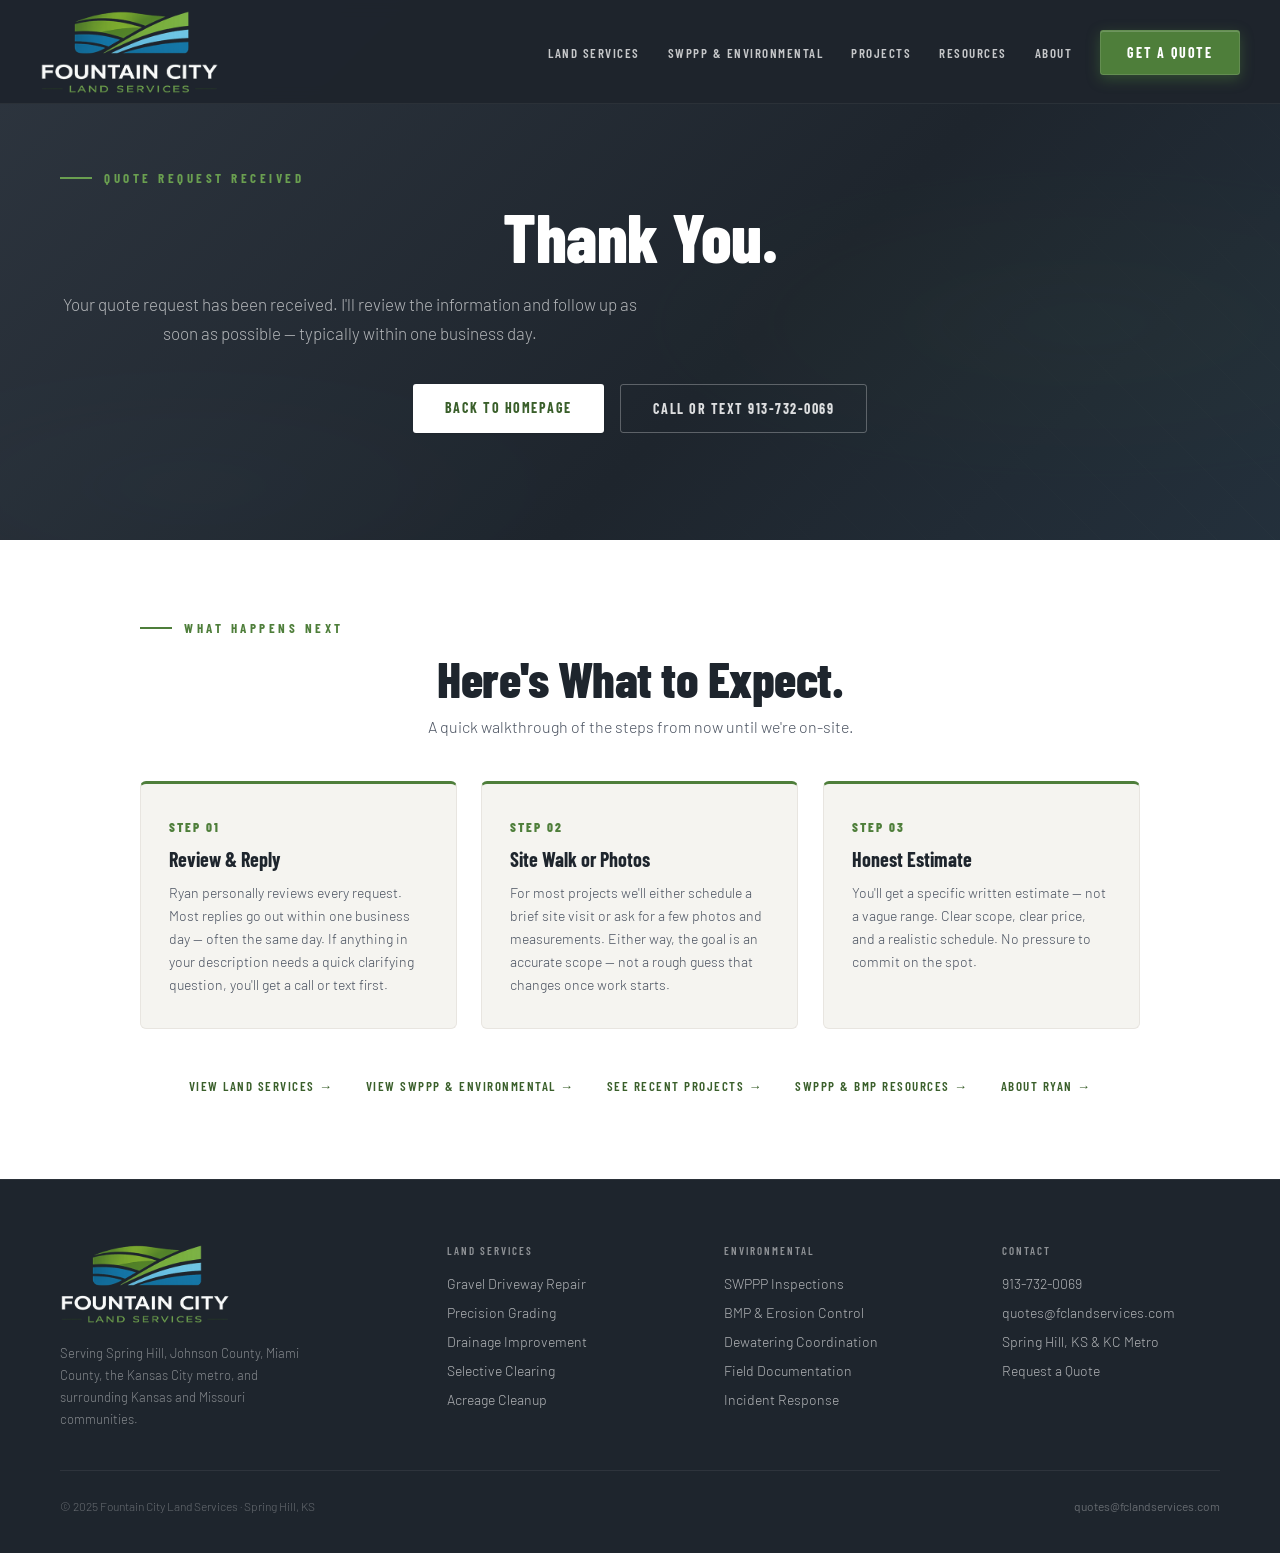
<file: thank-you.html>
<!DOCTYPE html>
<html lang="en">
<head>
  <meta charset="UTF-8">
  <meta name="viewport" content="width=device-width, initial-scale=1.0">
  <meta name="theme-color" content="#1e252d">

  <title>Quote Request Received | Fountain City Land Services</title>
  <meta name="description" content="Your quote request has been received. Fountain City Land Services will follow up as soon as possible — typically within one business day.">
  <meta name="robots" content="noindex, nofollow">
  <link rel="canonical" href="https://fclandservices.com/thank-you.html">

  <!-- Open Graph (page is noindex but still nicer if shared) -->
  <meta property="og:type" content="website">
  <meta property="og:site_name" content="Fountain City Land Services">
  <meta property="og:url" content="https://fclandservices.com/thank-you.html">
  <meta property="og:title" content="Quote Request Received | Fountain City Land Services">
  <meta property="og:description" content="Your quote request has been received. We'll follow up shortly.">
  <meta property="og:image" content="https://fclandservices.com/assets/images/skid-steer-golden-hour.png">
  <meta property="og:locale" content="en_US">
  <meta name="twitter:card" content="summary_large_image">

  <!-- Performance hints -->
  <link rel="preconnect" href="https://fonts.googleapis.com">
  <link rel="preconnect" href="https://fonts.gstatic.com" crossorigin>
  <link href="https://fonts.googleapis.com/css2?family=Barlow+Condensed:wght@400;600;700;800&family=Libre+Baskerville:ital,wght@0,400;1,400&family=Barlow:wght@300;400;500;600&display=swap" rel="stylesheet">
  <link rel="stylesheet" href="assets/css/style.css">
  <link rel="icon" type="image/png" sizes="16x16" href="assets/images/favicon-16.png">
  <link rel="icon" type="image/png" sizes="32x32" href="assets/images/favicon-32.png">
  <link rel="icon" type="image/png" sizes="48x48" href="assets/images/favicon-48.png">
  <link rel="icon" type="image/png" sizes="96x96" href="assets/images/favicon-96.png">
  <link rel="apple-touch-icon" sizes="180x180" href="assets/images/apple-touch-icon.png">
  <link rel="icon" type="image/png" sizes="192x192" href="assets/images/icon-192.png">
  <link rel="icon" type="image/png" sizes="512x512" href="assets/images/icon-512.png">

<style>
.next-steps { background:#fff; padding:80px 24px; }
.next-steps-inner { max-width:1000px; margin:0 auto; }
.next-grid { display:grid; grid-template-columns:repeat(3,1fr); gap:24px; margin-top:40px; }
.next-card {
  background: var(--off-white);
  border:1px solid var(--warm-gray);
  border-radius:6px;
  padding:32px 28px;
  text-align:left;
  transition: transform 0.25s, box-shadow 0.25s;
  border-top: 3px solid var(--green);
}
.next-card:hover { transform: translateY(-3px); box-shadow: 0 12px 32px rgba(0,0,0,0.08); }
.next-card-num {
  display:inline-block;
  font-family:'Barlow Condensed',sans-serif;
  font-weight:800;
  font-size:13px;
  letter-spacing:2px;
  color:var(--green);
  margin-bottom:12px;
}
.next-card h3 {
  font-family:'Barlow Condensed',sans-serif;
  font-weight:700;
  font-size:20px;
  color:var(--charcoal-dark);
  margin-bottom:10px;
  line-height:1.2;
}
.next-card p { font-size:14px; color:var(--text-mid); font-weight:300; line-height:1.65; }
.explore-links {
  display:flex;
  gap:32px;
  justify-content:center;
  flex-wrap:wrap;
  margin-top:40px;
}
.explore-link {
  font-family:'Barlow Condensed',sans-serif;
  font-weight:600;
  font-size:13px;
  letter-spacing:1.5px;
  text-transform:uppercase;
  color:var(--green-dark);
  text-decoration:none;
  border-bottom:2px solid transparent;
  padding-bottom:3px;
  transition: border-color 0.2s, color 0.2s;
}
.explore-link:hover { border-bottom-color: var(--green); color: var(--green); }
@media(max-width:760px){ .next-grid{grid-template-columns:1fr;} .next-steps{padding:56px 24px;} }
</style>
</head>
<body>

<a class="skip-link" href="#main">Skip to main content</a>

<nav aria-label="Primary">
  <a href="index.html" class="nav-logo" aria-label="Fountain City Land Services — Home">
    <img src="assets/images/logo.png" alt="Fountain City Land Services logo" width="451" height="212"
         onerror="this.style.display='none';this.nextElementSibling.style.display='block'">
    <div class="nav-logo-fallback">FOUNTAIN CITY<span>LAND SERVICES</span></div>
  </a>
  <ul class="nav-links">
    <li><a href="services.html">Land Services</a></li>
    <li><a href="environmental.html">SWPPP &amp; Environmental</a></li>
    <li><a href="projects.html">Projects</a></li>
    <li><a href="resources.html">Resources</a></li>
    <li><a href="about.html">About</a></li>
    <li><a href="quote.html" class="nav-cta">Get a Quote</a></li>
  </ul>
  <button class="nav-hamburger" onclick="toggleMenu()" aria-label="Open menu" aria-controls="mobileMenu" aria-expanded="false" type="button">
    <span></span><span></span><span></span>
  </button>
</nav>
<div class="mobile-menu" id="mobileMenu" role="dialog" aria-label="Mobile menu">
  <a href="services.html">Land Services</a>
  <a href="environmental.html">SWPPP &amp; Environmental</a>
  <a href="projects.html">Projects</a>
  <a href="resources.html">Resources</a>
  <a href="about.html">About</a>
  <a href="quote.html" class="mobile-cta">Get a Quote</a>
</div>

<main id="main">

<div class="page-hero" style="min-height:60vh;">
  <div class="page-hero-bg"></div>
  <div class="page-hero-inner" style="text-align:center;">
    <div class="section-label">Quote Request Received</div>
    <h1>Thank You.</h1>
    <p>Your quote request has been received. I'll review the information and follow up as soon as possible — typically within one business day.</p>
    <div style="display:flex;gap:16px;justify-content:center;flex-wrap:wrap;margin-top:36px;">
      <a href="index.html" class="btn-primary" style="background:#fff;color:var(--green-dark);">Back to Homepage</a>
      <a href="tel:+19137320069" class="btn-ghost">Call or Text 913-732-0069</a>
    </div>
  </div>
</div>

<!-- WHAT'S NEXT — keeps the visitor engaged after submission -->
<section class="next-steps">
  <div class="next-steps-inner" style="text-align:center;">
    <div class="section-label">What Happens Next</div>
    <h2 class="section-title" style="margin-bottom:8px;">Here's What to Expect.</h2>
    <p class="section-body" style="margin-left:auto;margin-right:auto;">A quick walkthrough of the steps from now until we're on-site.</p>
    <div class="next-grid">
      <article class="next-card reveal">
        <span class="next-card-num">STEP 01</span>
        <h3>Review &amp; Reply</h3>
        <p>Ryan personally reviews every request. Most replies go out within one business day — often the same day. If anything in your description needs a quick clarifying question, you'll get a call or text first.</p>
      </article>
      <article class="next-card reveal delay-1">
        <span class="next-card-num">STEP 02</span>
        <h3>Site Walk or Photos</h3>
        <p>For most projects we'll either schedule a brief site visit or ask for a few photos and measurements. Either way, the goal is an accurate scope — not a rough guess that changes once work starts.</p>
      </article>
      <article class="next-card reveal delay-2">
        <span class="next-card-num">STEP 03</span>
        <h3>Honest Estimate</h3>
        <p>You'll get a specific written estimate — not a vague range. Clear scope, clear price, and a realistic schedule. No pressure to commit on the spot.</p>
      </article>
    </div>

    <div class="explore-links" style="margin-top:48px;">
      <a class="explore-link" href="services.html">View Land Services →</a>
      <a class="explore-link" href="environmental.html">View SWPPP &amp; Environmental →</a>
      <a class="explore-link" href="projects.html">See Recent Projects →</a>
      <a class="explore-link" href="resources.html">SWPPP &amp; BMP Resources →</a>
      <a class="explore-link" href="about.html">About Ryan →</a>
    </div>
  </div>
</section>

</main>

<footer>
  <div class="footer-inner">
    <div class="footer-brand">
      <img src="assets/images/logo.png" alt="Fountain City Land Services" width="451" height="212" onerror="this.style.display='none'">
      <p>Serving Spring Hill, Johnson County, Miami County, the Kansas City metro, and surrounding Kansas and Missouri communities.</p>
    </div>
    <div class="footer-col"><h4>Land Services</h4><ul>
      <li><a href="services.html#driveway">Gravel Driveway Repair</a></li>
      <li><a href="services.html#grading">Precision Grading</a></li>
      <li><a href="services.html#drainage">Drainage Improvement</a></li>
      <li><a href="services.html#brush">Selective Clearing</a></li>
      <li><a href="services.html#rural">Acreage Cleanup</a></li>
    </ul></div>
    <div class="footer-col"><h4>Environmental</h4><ul>
      <li><a href="environmental.html#swppp">SWPPP Inspections</a></li>
      <li><a href="environmental.html#bmp">BMP &amp; Erosion Control</a></li>
      <li><a href="environmental.html#dewatering">Dewatering Coordination</a></li>
      <li><a href="environmental.html#documentation">Field Documentation</a></li>
      <li><a href="environmental.html#incident">Incident Response</a></li>
    </ul></div>
    <div class="footer-col"><h4>Contact</h4><ul>
      <li><a href="tel:+19137320069">913-732-0069</a></li>
      <li><a href="mailto:quotes@fclandservices.com">quotes@fclandservices.com</a></li>
      <li><span>Spring Hill, KS &amp; KC Metro</span></li>
      <li><a href="quote.html">Request a Quote</a></li>
    </ul></div>
  </div>
  <div class="footer-bottom">
    <p>&copy; 2025 Fountain City Land Services &middot; Spring Hill, KS</p>
    <a href="mailto:quotes@fclandservices.com">quotes@fclandservices.com</a>
  </div>
</footer>

<!-- Mobile sticky CTA bar -->
<div class="mobile-cta-bar" role="region" aria-label="Quick contact">
  <a href="tel:+19137320069" class="mcta-call" aria-label="Call 913-732-0069">
    <svg viewBox="0 0 24 24" fill="none" stroke="currentColor" stroke-width="2" stroke-linecap="round" stroke-linejoin="round" aria-hidden="true"><path d="M22 16.92v3a2 2 0 0 1-2.18 2 19.79 19.79 0 0 1-8.63-3.07 19.5 19.5 0 0 1-6-6 19.79 19.79 0 0 1-3.07-8.67A2 2 0 0 1 4.11 2h3a2 2 0 0 1 2 1.72 12.84 12.84 0 0 0 .7 2.81 2 2 0 0 1-.45 2.11L8.09 9.91a16 16 0 0 0 6 6l1.27-1.27a2 2 0 0 1 2.11-.45 12.84 12.84 0 0 0 2.81.7A2 2 0 0 1 22 16.92z"/></svg>
    Call
  </a>
  <a href="sms:+19137320069" class="mcta-text" aria-label="Text 913-732-0069">
    <svg viewBox="0 0 24 24" fill="none" stroke="currentColor" stroke-width="2" stroke-linecap="round" stroke-linejoin="round" aria-hidden="true"><path d="M21 15a2 2 0 0 1-2 2H7l-4 4V5a2 2 0 0 1 2-2h14a2 2 0 0 1 2 2z"/></svg>
    Text
  </a>
  <a href="projects.html" class="mcta-quote">
    <svg viewBox="0 0 24 24" fill="none" stroke="currentColor" stroke-width="2" stroke-linecap="round" stroke-linejoin="round" aria-hidden="true"><rect x="3" y="3" width="18" height="18" rx="2" ry="2"/><circle cx="8.5" cy="8.5" r="1.5"/><polyline points="21 15 16 10 5 21"/></svg>
    See Projects
  </a>
</div>

<script>
  function toggleMenu(){
    var menu = document.getElementById('mobileMenu');
    var btn = document.querySelector('.nav-hamburger');
    var open = menu.classList.toggle('open');
    if (btn) btn.setAttribute('aria-expanded', open ? 'true' : 'false');
  }
  // Scroll-reveal — IntersectionObserver
  (function(){
    if (!('IntersectionObserver' in window)) {
      document.querySelectorAll('.reveal').forEach(function(el){ el.classList.add('is-visible'); });
      return;
    }
    var io = new IntersectionObserver(function(entries){
      entries.forEach(function(e){
        if (e.isIntersecting) { e.target.classList.add('is-visible'); io.unobserve(e.target); }
      });
    }, { threshold: 0.12, rootMargin: '0px 0px -40px 0px' });
    document.querySelectorAll('.reveal').forEach(function(el){ io.observe(el); });
  })();
</script>
</body>
</html>
</file>
<file: assets/css/style.css>
/* ============================================================
   Fountain City Land Services — Shared Stylesheet v3
   fclandservices.com
   - Backward-compatible with v2 (every existing class preserved)
   - Adds: focus-visible, scroll-reveal, mobile-sticky CTA,
     FAQ accordion, topo decoration, reduced-motion, print
   ============================================================ */

:root {
  --charcoal: #2e3640;
  --charcoal-dark: #1e252d;
  --green: #4e7e3a;
  --green-dark: #3a5f2b;
  --green-light: #6a9f50;
  --blue-steel: #4a7fa5;
  --blue-light: #7ab8cc;
  --off-white: #f5f4f0;
  --warm-gray: #e8e5e0;
  --text-dark: #1e252d;
  --text-mid: #4a5260;
  --text-light: #7a8290;
  --shadow-sm: 0 2px 8px rgba(15,20,25,0.06);
  --shadow-md: 0 8px 32px rgba(15,20,25,0.10);
  --shadow-lg: 0 24px 60px rgba(15,20,25,0.18);
  --radius-sm: 3px;
  --radius-md: 6px;
  --transition-fast: 0.18s ease;
  --transition: 0.25s ease;
}

* { margin: 0; padding: 0; box-sizing: border-box; }
html { scroll-behavior: smooth; -webkit-text-size-adjust: 100%; }
body {
  font-family: 'Barlow', sans-serif;
  color: var(--text-dark);
  background: #fff;
  overflow-x: hidden;
  -webkit-font-smoothing: antialiased;
  -moz-osx-font-smoothing: grayscale;
  text-rendering: optimizeLegibility;
}
img, svg, video { max-width: 100%; height: auto; display: block; }

/* Skip link (accessibility + lighthouse) */
.skip-link {
  position: absolute; top: -100px; left: 12px;
  background: var(--green-dark); color: #fff;
  padding: 10px 16px; border-radius: var(--radius-sm);
  font-family: 'Barlow Condensed', sans-serif;
  font-weight: 700; font-size: 13px;
  letter-spacing: 1.5px; text-transform: uppercase;
  text-decoration: none; z-index: 200;
  transition: top var(--transition-fast);
}
.skip-link:focus { top: 12px; outline: 2px solid #fff; outline-offset: 2px; }

/* Universal focus-visible — accessibility + SEO signal */
:focus { outline: none; }
:focus-visible {
  outline: 2px solid var(--green-light);
  outline-offset: 2px;
  border-radius: 2px;
}
nav a:focus-visible,
.btn-primary:focus-visible,
.btn-ghost:focus-visible,
.nav-cta:focus-visible { outline-offset: 4px; }

/* ── NAV ── */
nav {
  position: fixed;
  top: 0; left: 0; right: 0;
  z-index: 100;
  background: rgba(30,37,45,0.97);
  backdrop-filter: blur(8px);
  -webkit-backdrop-filter: blur(8px);
  border-bottom: 1px solid rgba(255,255,255,0.06);
  padding: 0 40px;
  display: flex;
  align-items: center;
  justify-content: space-between;
  height: 104px;
}
.nav-logo { display: flex; align-items: center; text-decoration: none; }
.nav-logo img {
  height: 84px;
  width: auto;
  display: block;
}
.nav-logo-fallback {
  display: none;
  font-family: 'Barlow Condensed', sans-serif;
  font-weight: 800; font-size: 17px;
  color: #fff; letter-spacing: 0.5px; line-height: 1.1;
}
.nav-logo-fallback span {
  display: block; color: var(--green-light);
  font-weight: 600; font-size: 11px; letter-spacing: 2.5px;
}
.nav-links { display: flex; gap: 28px; list-style: none; align-items: center; }
.nav-links a {
  color: rgba(255,255,255,0.75); text-decoration: none;
  font-family: 'Barlow Condensed', sans-serif;
  font-weight: 600; font-size: 13px;
  letter-spacing: 1.5px; text-transform: uppercase;
  transition: color var(--transition-fast);
  position: relative;
}
.nav-links a:not(.nav-cta)::after {
  content: ''; position: absolute;
  left: 0; right: 0; bottom: -22px;
  height: 2px; background: var(--green-light);
  transform: scaleX(0); transform-origin: left;
  transition: transform var(--transition);
}
.nav-links a:not(.nav-cta):hover::after,
.nav-links a:not(.nav-cta).active::after,
.nav-links a:not(.nav-cta)[aria-current="page"]::after { transform: scaleX(1); }
.nav-links a:hover, .nav-links a.active, .nav-links a[aria-current="page"] { color: var(--green-light); }
.nav-cta {
  background: var(--green) !important; color: #fff !important;
  padding: 13px 26px;
  border-radius: var(--radius-sm);
  font-size: 14px !important;
  letter-spacing: 1.8px !important;
  font-weight: 700 !important;
  box-shadow: 0 4px 14px rgba(78,126,58,0.45), inset 0 1px 0 rgba(255,255,255,0.18);
  border: 1px solid rgba(255,255,255,0.12);
  transition: background var(--transition-fast), transform var(--transition-fast), box-shadow var(--transition-fast) !important;
  position: relative;
}
.nav-cta:hover {
  background: var(--green-light) !important;
  transform: translateY(-2px);
  box-shadow: 0 8px 22px rgba(106,159,80,0.55), inset 0 1px 0 rgba(255,255,255,0.25);
}
.nav-cta:active { transform: translateY(0); }
.nav-cta::after { display: none !important; }

/* Mobile nav */
.nav-hamburger {
  display: none; flex-direction: column;
  gap: 5px; cursor: pointer; padding: 8px;
  background: transparent; border: 0;
}
.nav-hamburger span {
  display: block; width: 24px; height: 2px;
  background: rgba(255,255,255,0.85); border-radius: 2px;
  transition: transform var(--transition), opacity var(--transition);
}
.nav-hamburger[aria-expanded="true"] span:nth-child(1) { transform: translateY(7px) rotate(45deg); }
.nav-hamburger[aria-expanded="true"] span:nth-child(2) { opacity: 0; }
.nav-hamburger[aria-expanded="true"] span:nth-child(3) { transform: translateY(-7px) rotate(-45deg); }

.mobile-menu {
  display: none; position: fixed;
  top: 104px; left: 0; right: 0;
  background: var(--charcoal-dark);
  border-bottom: 1px solid rgba(255,255,255,0.08);
  padding: 20px 24px 28px;
  z-index: 99; flex-direction: column; gap: 0;
}
.mobile-menu.open { display: flex; }
.mobile-menu a {
  color: rgba(255,255,255,0.8); text-decoration: none;
  font-family: 'Barlow Condensed', sans-serif;
  font-weight: 600; font-size: 16px;
  letter-spacing: 1.5px; text-transform: uppercase;
  padding: 14px 0;
  border-bottom: 1px solid rgba(255,255,255,0.07);
  transition: color var(--transition-fast);
}
.mobile-menu a:hover { color: var(--green-light); }
.mobile-menu a.mobile-cta {
  margin-top: 16px; background: var(--green);
  color: #fff; text-align: center;
  padding: 14px; border-radius: var(--radius-sm); border-bottom: none;
}

/* ── BUTTONS ── */
.btn-primary {
  background: var(--green); color: #fff;
  padding: 15px 32px; text-decoration: none;
  font-family: 'Barlow Condensed', sans-serif;
  font-weight: 700; font-size: 14px;
  letter-spacing: 1.5px; text-transform: uppercase;
  border-radius: var(--radius-sm);
  transition: background var(--transition-fast), transform var(--transition-fast), box-shadow var(--transition-fast);
  display: inline-block; border: none; cursor: pointer;
  box-shadow: 0 1px 0 rgba(255,255,255,0.06) inset, 0 1px 2px rgba(0,0,0,0.1);
}
.btn-primary:hover { background: var(--green-dark); transform: translateY(-1px); box-shadow: 0 4px 14px rgba(58,95,43,0.35); }
.btn-primary:active { transform: translateY(0); }
.btn-ghost {
  background: transparent; color: rgba(255,255,255,0.85);
  padding: 15px 32px; text-decoration: none;
  font-family: 'Barlow Condensed', sans-serif;
  font-weight: 700; font-size: 14px;
  letter-spacing: 1.5px; text-transform: uppercase;
  border: 1px solid rgba(255,255,255,0.28);
  border-radius: var(--radius-sm);
  transition: border-color var(--transition-fast), color var(--transition-fast), background var(--transition-fast);
  display: inline-block;
}
.btn-ghost:hover { border-color: rgba(255,255,255,0.7); color: #fff; background: rgba(255,255,255,0.04); }

/* ── SECTION BASE ── */
section { padding: 96px 60px; scroll-margin-top: 180px; }
/* Anchor offset for any in-page jump target — accounts for sticky nav (104px) + sticky section-toc (~50px) + breathing room. */
[id]:not(html):not(body) { scroll-margin-top: 180px; }
@media (max-width: 960px) {
  section { scroll-margin-top: 200px; }
  [id]:not(html):not(body) { scroll-margin-top: 200px; }
}
.section-inner { max-width: 1200px; margin: 0 auto; }
.section-label {
  font-family: 'Barlow Condensed', sans-serif;
  font-weight: 700; font-size: 13px;
  letter-spacing: 3.5px; text-transform: uppercase;
  color: var(--green); margin-bottom: 16px;
  display: flex; align-items: center; gap: 12px;
}
.section-label::before {
  content: ''; display: block;
  width: 32px; height: 2px;
  background: var(--green); flex-shrink: 0;
}
.section-title {
  font-family: 'Barlow Condensed', sans-serif;
  font-weight: 800; font-size: clamp(30px, 4vw, 50px);
  line-height: 1.05; color: var(--charcoal-dark);
  margin-bottom: 20px; letter-spacing: -0.5px;
}
.section-body {
  font-size: 16px; line-height: 1.8;
  color: var(--text-mid); max-width: 600px; font-weight: 300;
}

/* ── PAGE HERO (interior pages) ── */
.page-hero {
  padding: 170px 60px 80px;
  background: var(--charcoal-dark);
  position: relative; overflow: hidden;
}
.page-hero-bg {
  position: absolute; inset: 0;
  background:
    linear-gradient(135deg, rgba(46,54,64,0.97) 0%, rgba(30,37,45,0.94) 60%, rgba(74,127,165,0.12) 100%),
    repeating-linear-gradient(45deg, transparent, transparent 40px, rgba(255,255,255,0.012) 40px, rgba(255,255,255,0.012) 41px);
}
/* Subtle topographic decoration — ties to "land" without being literal */
.page-hero::after {
  content: ''; position: absolute; inset: 0; pointer-events: none; opacity: 0.06;
  background-image:
    radial-gradient(ellipse 60% 50% at 85% 60%, rgba(106,159,80,0.6) 0%, transparent 70%),
    radial-gradient(ellipse 50% 40% at 15% 90%, rgba(122,184,204,0.4) 0%, transparent 70%);
}
.page-hero-inner { position: relative; z-index: 2; max-width: 1200px; margin: 0 auto; }
.page-hero .section-label { color: var(--green-light); }
.page-hero .section-label::before { background: var(--green-light); }
.page-hero h1 {
  font-family: 'Barlow Condensed', sans-serif;
  font-weight: 800; font-size: clamp(40px, 6vw, 68px);
  line-height: 1.0; color: #fff;
  letter-spacing: -0.5px; margin-bottom: 20px;
}
.page-hero h1 em { font-style: normal; color: var(--green-light); }
.page-hero p {
  font-size: 17px; line-height: 1.7;
  color: rgba(255,255,255,0.65);
  max-width: 580px; font-weight: 300;
}

/* ── BREADCRUMBS ── */
.breadcrumbs {
  position: relative; z-index: 2;
  max-width: 1200px; margin: 0 auto 26px;
  font-family: 'Barlow Condensed', sans-serif;
  font-weight: 600; font-size: 13px;
  letter-spacing: 2.5px; text-transform: uppercase;
  color: rgba(255,255,255,0.6);
}
.breadcrumbs ol { list-style: none; display: flex; flex-wrap: wrap; gap: 8px; padding: 0; }
.breadcrumbs li { display: flex; align-items: center; gap: 8px; }
.breadcrumbs li:not(:last-child)::after {
  content: '/'; color: rgba(255,255,255,0.25); margin-left: 8px;
}
.breadcrumbs a { color: rgba(255,255,255,0.6); text-decoration: none; transition: color var(--transition-fast); }
.breadcrumbs a:hover { color: var(--green-light); }
.breadcrumbs li[aria-current="page"] { color: rgba(255,255,255,0.85); }

/* ── TRUST BAR ── */
.trust-bar {
  background: var(--green-dark);
  padding: 18px 60px;
  display: flex; align-items: center;
  justify-content: center; gap: 48px; flex-wrap: wrap;
  position: relative;
}
.trust-bar::before {
  content: ''; position: absolute; left: 0; right: 0; top: 0; height: 1px;
  background: linear-gradient(90deg, transparent, rgba(255,255,255,0.18), transparent);
}
/* Blue accent stripe under the trust bar — ties to the blue layers in the logo */
.trust-bar::after {
  content: ''; position: absolute; left: 0; right: 0; bottom: -3px; height: 3px;
  background: linear-gradient(90deg, transparent 0%, var(--blue-steel) 30%, var(--blue-light) 50%, var(--blue-steel) 70%, transparent 100%);
  opacity: 0.85;
}
.trust-item {
  color: rgba(255,255,255,0.92);
  font-family: 'Barlow Condensed', sans-serif;
  font-weight: 600; font-size: 13px;
  letter-spacing: 1px; text-transform: uppercase;
}
.trust-dot {
  width: 4px; height: 4px;
  background: rgba(255,255,255,0.4); border-radius: 50%;
}

/* ── SERVICE CARDS ── */
.services-grid { display: grid; grid-template-columns: repeat(3,1fr); gap: 2px; }
.service-card {
  background: #fff; padding: 36px 32px;
  border-top: 3px solid transparent;
  transition: border-color var(--transition), box-shadow var(--transition), transform var(--transition);
  position: relative;
}
.service-card:hover {
  border-top-color: var(--green);
  box-shadow: var(--shadow-md);
  position: relative; z-index: 1;
  transform: translateY(-2px);
}
.service-card-icon {
  width: 44px; height: 44px; background: var(--off-white);
  border-radius: var(--radius-md); display: flex; align-items: center;
  justify-content: center; margin-bottom: 20px; font-size: 20px;
}
.service-card h3 {
  font-family: 'Barlow Condensed', sans-serif;
  font-weight: 700; font-size: 18px;
  color: var(--charcoal-dark); margin-bottom: 10px;
}
.service-card p { font-size: 14px; line-height: 1.65; color: var(--text-mid); font-weight: 300; }

/* ── DIFF SECTION ── */
.diff-section { background: var(--charcoal-dark); color: #fff; position: relative; overflow: hidden; }
.diff-section::before {
  content: ''; position: absolute; inset: 0; pointer-events: none; opacity: 0.05;
  background:
    repeating-linear-gradient(135deg, transparent 0 30px, rgba(255,255,255,0.04) 30px 31px);
}
.diff-grid { display: grid; grid-template-columns: 1fr 1fr; gap: 80px; align-items: center; position: relative; z-index: 1; }
.diff-content .section-label { color: var(--blue-light); }
.diff-content .section-label::before { background: var(--blue-light); }
.diff-content .section-title { color: #fff; }
.diff-content .section-body { color: rgba(255,255,255,0.6); max-width: 100%; }
.diff-points { margin-top: 40px; }
.diff-point {
  padding: 22px 0; border-bottom: 1px solid rgba(255,255,255,0.07);
  display: flex; gap: 20px; align-items: flex-start;
}
.diff-num {
  font-family: 'Barlow Condensed', sans-serif;
  font-weight: 700; font-size: 28px;
  color: var(--green-light); line-height: 1;
  min-width: 40px; opacity: 0.7;
}
.diff-point-text h4 {
  font-family: 'Barlow Condensed', sans-serif;
  font-weight: 700; font-size: 17px; color: #fff; margin-bottom: 5px;
}
.diff-point-text p { font-size: 14px; color: rgba(255,255,255,0.55); line-height: 1.6; font-weight: 300; }
.diff-stats { display: grid; grid-template-columns: 1fr 1fr; gap: 2px; }
.stat-card {
  background: rgba(255,255,255,0.04);
  border: 1px solid rgba(255,255,255,0.07);
  padding: 36px 28px; text-align: center;
  transition: background var(--transition), border-color var(--transition);
}
.stat-card:hover { background: rgba(255,255,255,0.06); border-color: rgba(106,159,80,0.3); }
.stat-num {
  font-family: 'Barlow Condensed', sans-serif;
  font-weight: 800; font-size: 48px;
  color: var(--green-light); line-height: 1;
  display: block; margin-bottom: 8px;
}
.stat-label { font-size: 13px; color: rgba(255,255,255,0.55); font-weight: 300; line-height: 1.4; }

/* ── ENV SECTION ── */
.env-section { background: #fff; }
.env-grid { display: grid; grid-template-columns: 1fr 1fr; gap: 80px; align-items: start; }
.env-list { margin-top: 32px; display: flex; flex-direction: column; gap: 16px; }
.env-item { display: flex; gap: 16px; align-items: flex-start; }
.env-item-icon {
  width: 36px; height: 36px; background: rgba(78,126,58,0.1);
  border-radius: var(--radius-sm); display: flex; align-items: center;
  justify-content: center; font-size: 16px; flex-shrink: 0; margin-top: 2px;
}
.env-item-text h4 {
  font-family: 'Barlow Condensed', sans-serif;
  font-weight: 700; font-size: 16px; color: var(--charcoal-dark); margin-bottom: 3px;
}
.env-item-text p { font-size: 13px; color: var(--text-light); line-height: 1.5; font-weight: 300; }
.env-callout {
  background: var(--charcoal-dark); border-radius: var(--radius-md);
  padding: 40px; color: #fff; position: sticky; top: 88px;
  box-shadow: var(--shadow-lg);
}
.env-callout-label {
  font-family: 'Barlow Condensed', sans-serif;
  font-weight: 600; font-size: 11px;
  letter-spacing: 2.5px; text-transform: uppercase;
  color: var(--blue-light); margin-bottom: 16px;
}
.env-callout blockquote {
  font-family: 'Libre Baskerville', serif;
  font-style: italic; font-size: 19px; line-height: 1.6;
  color: rgba(255,255,255,0.9); margin-bottom: 24px;
  border-left: 3px solid var(--green-light); padding-left: 20px;
}
.env-callout-body {
  font-size: 14px; color: rgba(255,255,255,0.55);
  line-height: 1.7; font-weight: 300; margin-bottom: 28px;
}

/* ── QUOTE SECTION ── */
.quote-section { background: var(--green-dark); padding: 80px 60px; text-align: center; position: relative; overflow: hidden; }
.quote-section::before {
  content: ''; position: absolute; inset: 0; pointer-events: none; opacity: 0.08;
  background:
    radial-gradient(circle at 20% 30%, rgba(255,255,255,0.4) 0%, transparent 40%),
    radial-gradient(circle at 80% 70%, rgba(255,255,255,0.3) 0%, transparent 40%);
}
.quote-section > * { position: relative; z-index: 1; }
.quote-section .section-label { justify-content: center; color: rgba(255,255,255,0.65); }
.quote-section .section-label::before { background: rgba(255,255,255,0.4); }
.quote-section h2 {
  font-family: 'Barlow Condensed', sans-serif;
  font-weight: 800; font-size: clamp(30px, 4vw, 52px);
  color: #fff; margin-bottom: 14px; letter-spacing: -0.5px;
}
.quote-section > p {
  color: rgba(255,255,255,0.7); font-size: 16px;
  margin-bottom: 36px; font-weight: 300;
  max-width: 520px; margin-left: auto; margin-right: auto; line-height: 1.7;
}

/* ── QUOTE FORM (inline-on-dark variant) ── */
.quote-form {
  max-width: 680px; margin: 0 auto;
  background: rgba(255,255,255,0.07);
  border: 1px solid rgba(255,255,255,0.18);
  border-radius: var(--radius-md); padding: 40px; text-align: left;
  backdrop-filter: blur(4px);
  -webkit-backdrop-filter: blur(4px);
}
.form-grid { display: grid; grid-template-columns: 1fr 1fr; gap: 16px; margin-bottom: 16px; }
.form-group { display: flex; flex-direction: column; gap: 6px; }
.form-group.full { grid-column: 1 / -1; }
.form-group label {
  font-family: 'Barlow Condensed', sans-serif;
  font-weight: 600; font-size: 11px;
  letter-spacing: 1.5px; text-transform: uppercase;
  color: rgba(255,255,255,0.7);
}
.form-group label .req { color: var(--green-light); }
.form-group input,
.form-group select,
.form-group textarea {
  background: rgba(255,255,255,0.1);
  border: 1px solid rgba(255,255,255,0.2);
  border-radius: var(--radius-sm); padding: 12px 14px;
  color: #fff; font-family: 'Barlow', sans-serif;
  font-size: 14px; font-weight: 400;
  outline: none; transition: border-color var(--transition-fast), background var(--transition-fast);
  width: 100%;
}
.form-group input::placeholder,
.form-group textarea::placeholder { color: rgba(255,255,255,0.45); }
.form-group select option { background: var(--charcoal-dark); color: #fff; }
.form-group input:focus,
.form-group select:focus,
.form-group textarea:focus { border-color: var(--green-light); background: rgba(255,255,255,0.13); }
.form-group textarea { resize: vertical; min-height: 96px; }
.form-submit {
  margin-top: 20px; width: 100%;
  background: #fff; color: var(--green-dark);
  border: none; padding: 16px;
  font-family: 'Barlow Condensed', sans-serif;
  font-weight: 700; font-size: 14px;
  letter-spacing: 2px; text-transform: uppercase;
  border-radius: var(--radius-sm); cursor: pointer;
  transition: background var(--transition-fast), transform var(--transition-fast);
}
.form-submit:hover { background: var(--off-white); transform: translateY(-1px); }
.form-note { text-align: center; margin-top: 14px; font-size: 12px; color: rgba(255,255,255,0.5); font-weight: 300; }
.form-note a { color: rgba(255,255,255,0.7); text-decoration: none; }

/* ── FAQ ACCORDION (NEW) ── */
.faq-section { background: var(--off-white); }
.faq-list { margin-top: 40px; max-width: 880px; margin-left: auto; margin-right: auto; }
.faq-item {
  background: #fff;
  border: 1px solid var(--warm-gray);
  border-radius: var(--radius-md);
  margin-bottom: 12px;
  overflow: hidden;
  transition: box-shadow var(--transition), border-color var(--transition);
}
.faq-item[open] { box-shadow: var(--shadow-sm); border-color: var(--green-light); }
.faq-item summary {
  list-style: none; cursor: pointer;
  padding: 22px 26px;
  font-family: 'Barlow Condensed', sans-serif;
  font-weight: 700; font-size: 18px;
  color: var(--charcoal-dark);
  display: flex; align-items: center; justify-content: space-between;
  gap: 16px;
  transition: color var(--transition-fast);
}
.faq-item summary::-webkit-details-marker { display: none; }
.faq-item summary:hover { color: var(--green-dark); }
.faq-item summary::after {
  content: '+'; color: var(--green); font-size: 24px;
  font-weight: 400; line-height: 1; flex-shrink: 0;
  transition: transform var(--transition);
}
.faq-item[open] summary::after { content: '−'; transform: rotate(0deg); }
.faq-item .faq-answer {
  padding: 0 26px 24px;
  font-size: 15px; line-height: 1.75;
  color: var(--text-mid); font-weight: 300;
}
.faq-item .faq-answer p + p { margin-top: 12px; }

/* ── MAP EMBED ── */
.area-map-embed {
  width: 100%; height: 360px;
  border: 1px solid var(--warm-gray);
  border-radius: var(--radius-md);
  filter: grayscale(0.25) contrast(1.02);
  display: block;
}

/* ── FOOTER ── */
footer { background: var(--charcoal-dark); padding: 64px 60px 40px; border-top: 1px solid rgba(255,255,255,0.06); }
.footer-inner {
  max-width: 1200px; margin: 0 auto;
  display: grid; grid-template-columns: 1.5fr 1fr 1fr 1fr;
  gap: 60px; padding-bottom: 40px;
  border-bottom: 1px solid rgba(255,255,255,0.07);
}
.footer-brand img { height: 80px; width: auto; margin-bottom: 18px; display: block; }
.footer-brand-name {
  font-family: 'Barlow Condensed', sans-serif;
  font-weight: 800; font-size: 18px;
  color: rgba(255,255,255,0.88); letter-spacing: 0.3px;
  line-height: 1.2; margin-bottom: 14px;
}
.footer-brand-name span { display: block; color: var(--green-light); font-weight: 600; font-size: 12px; letter-spacing: 2.5px; }
.footer-brand > p { font-size: 13px; color: rgba(255,255,255,0.45); line-height: 1.7; font-weight: 300; max-width: 250px; }
.footer-col h4 {
  font-family: 'Barlow Condensed', sans-serif;
  font-weight: 600; font-size: 11px;
  letter-spacing: 2px; text-transform: uppercase;
  color: rgba(255,255,255,0.5); margin-bottom: 16px;
}
.footer-col ul { list-style: none; display: flex; flex-direction: column; gap: 10px; }
.footer-col ul li a { color: rgba(255,255,255,0.65); text-decoration: none; font-size: 14px; font-weight: 300; transition: color var(--transition-fast); }
.footer-col ul li a:hover { color: var(--green-light); }
.footer-col ul li span { color: rgba(255,255,255,0.65); font-size: 14px; font-weight: 300; }
.footer-bottom {
  max-width: 1200px; margin: 28px auto 0;
  display: flex; justify-content: space-between; align-items: center;
}
.footer-bottom p { font-size: 12px; color: rgba(255,255,255,0.32); font-weight: 300; }
.footer-bottom a { color: rgba(255,255,255,0.32); text-decoration: none; font-size: 12px; transition: color var(--transition-fast); }
.footer-bottom a:hover { color: rgba(255,255,255,0.6); }

/* ── MOBILE STICKY CTA BAR (NEW) ── */
.mobile-cta-bar {
  display: none;
  position: fixed; bottom: 0; left: 0; right: 0;
  background: var(--charcoal-dark);
  border-top: 1px solid rgba(255,255,255,0.1);
  padding: 10px 12px env(safe-area-inset-bottom);
  z-index: 95;
  gap: 8px;
  box-shadow: 0 -4px 20px rgba(0,0,0,0.18);
}
.mobile-cta-bar a {
  flex: 1;
  display: flex; align-items: center; justify-content: center;
  gap: 8px; padding: 12px 8px;
  font-family: 'Barlow Condensed', sans-serif;
  font-weight: 700; font-size: 13px;
  letter-spacing: 1.5px; text-transform: uppercase;
  text-decoration: none; border-radius: var(--radius-sm);
  transition: background var(--transition-fast);
}
.mobile-cta-bar .mcta-call,
.mobile-cta-bar .mcta-text {
  background: rgba(255,255,255,0.08); color: #fff;
  border: 1px solid rgba(255,255,255,0.15);
}
.mobile-cta-bar .mcta-call:hover,
.mobile-cta-bar .mcta-text:hover { background: rgba(255,255,255,0.14); }
.mobile-cta-bar .mcta-quote { background: var(--green); color: #fff; }
.mobile-cta-bar .mcta-quote:hover { background: var(--green-dark); }
.mobile-cta-bar svg { width: 16px; height: 16px; flex-shrink: 0; }
/* With 3 buttons (Call | Text | Quote), tighten font + padding so they fit cleanly on small screens */
@media (max-width: 380px) {
  .mobile-cta-bar a { font-size: 12px; padding: 12px 4px; gap: 6px; letter-spacing: 1px; }
  .mobile-cta-bar svg { width: 14px; height: 14px; }
}

/* ── ANIMATIONS ── */
@keyframes fadeUp {
  from { opacity: 0; transform: translateY(20px); }
  to   { opacity: 1; transform: translateY(0); }
}
.animate   { animation: fadeUp 0.6s ease both; }
.delay-1   { animation-delay: 0.1s; }
.delay-2   { animation-delay: 0.2s; }
.delay-3   { animation-delay: 0.3s; }
.delay-4   { animation-delay: 0.4s; }

/* Scroll-reveal (NEW) — JS adds .is-visible when element enters viewport */
.reveal {
  opacity: 0; transform: translateY(24px);
  transition: opacity 0.6s ease, transform 0.6s ease;
  will-change: opacity, transform;
}
.reveal.is-visible { opacity: 1; transform: translateY(0); }
.reveal.delay-1 { transition-delay: 0.08s; }
.reveal.delay-2 { transition-delay: 0.16s; }
.reveal.delay-3 { transition-delay: 0.24s; }

/* Reduced motion (a11y + lighthouse) */
@media (prefers-reduced-motion: reduce) {
  *, *::before, *::after {
    animation-duration: 0.001ms !important;
    animation-iteration-count: 1 !important;
    transition-duration: 0.001ms !important;
    scroll-behavior: auto !important;
  }
  .reveal { opacity: 1 !important; transform: none !important; }
}

/* ── RESPONSIVE ── */
@media (max-width: 960px) {
  nav { padding: 0 20px; }
  .nav-links { display: none; }
  .nav-hamburger { display: flex; }
  section { padding: 64px 24px; }
  .page-hero { padding: 130px 24px 60px; }
  .services-grid { grid-template-columns: 1fr; }
  .diff-grid { grid-template-columns: 1fr; gap: 48px; }
  .diff-stats { grid-template-columns: repeat(2,1fr); }
  .env-grid { grid-template-columns: 1fr; }
  .env-callout { position: static; }
  .quote-section { padding: 64px 24px; }
  .quote-form { padding: 28px 20px; }
  .form-grid { grid-template-columns: 1fr; }
  .trust-bar { padding: 16px 24px; gap: 20px; }
  .trust-dot { display: none; }
  footer { padding: 48px 24px 32px 24px; padding-bottom: calc(32px + 64px); }
  .footer-inner { grid-template-columns: 1fr 1fr; gap: 36px; }
  .footer-bottom { flex-direction: column; gap: 8px; text-align: center; }
  .breadcrumbs { padding: 0 4px; }
  .mobile-cta-bar { display: flex; }
  body { padding-bottom: 0; }
  .faq-item summary { padding: 18px 20px; font-size: 16px; }
  .faq-item .faq-answer { padding: 0 20px 18px; font-size: 14px; }
}
@media (max-width: 560px) {
  .footer-inner { grid-template-columns: 1fr; }
  .diff-stats { grid-template-columns: 1fr 1fr; }
  .stat-num { font-size: 38px; }
}

/* ── ILLUSTRATIVE IMAGE (educational visuals, not project photos) ── */
.illus {
  display: block;
  margin: 0;
  border-radius: var(--radius-md);
  overflow: hidden;
  background: var(--off-white);
  border: 1px solid var(--warm-gray);
  box-shadow: var(--shadow-sm);
}
.illus img {
  width: 100%;
  height: auto;
  display: block;
  aspect-ratio: 3 / 2;
  object-fit: cover;
}
.illus figcaption {
  font-family: 'Barlow Condensed', sans-serif;
  font-weight: 600;
  font-size: 11px;
  letter-spacing: 1.5px;
  text-transform: uppercase;
  color: var(--text-light);
  padding: 12px 16px;
  background: #fff;
  border-top: 1px solid var(--warm-gray);
  display: flex;
  justify-content: space-between;
  align-items: center;
  gap: 12px;
}
.illus figcaption .illus-tag {
  font-size: 10px;
  color: var(--text-light);
  letter-spacing: 1px;
  font-weight: 500;
  opacity: 0.7;
  text-transform: uppercase;
}

/* Image band — full-width supporting visual between sections */
.image-band {
  background: var(--charcoal-dark);
  padding: 0;
  position: relative;
  overflow: hidden;
}
.image-band-inner {
  max-width: 1400px;
  margin: 0 auto;
  display: grid;
  grid-template-columns: 1fr 1fr;
  gap: 0;
  align-items: stretch;
}
.image-band-media {
  position: relative;
  min-height: 360px;
  background-size: cover;
  background-position: center;
}
.image-band-media::after {
  content: '';
  position: absolute;
  inset: 0;
  background: linear-gradient(90deg, rgba(30,37,45,0.15) 0%, rgba(30,37,45,0.55) 100%);
}
.image-band-text {
  padding: 64px 56px;
  color: #fff;
  display: flex;
  flex-direction: column;
  justify-content: center;
}
.image-band-text .section-label { color: var(--green-light); }
.image-band-text .section-label::before { background: var(--green-light); }
.image-band-text h2 {
  font-family: 'Barlow Condensed', sans-serif;
  font-weight: 800;
  font-size: clamp(28px, 3.5vw, 40px);
  line-height: 1.05;
  color: #fff;
  letter-spacing: -0.4px;
  margin-bottom: 18px;
}
.image-band-text p {
  font-size: 15px;
  line-height: 1.75;
  color: rgba(255,255,255,0.7);
  font-weight: 300;
  max-width: 480px;
}

/* Bridge positioning callout (environmental page) */
.bridge-callout {
  margin-top: 28px;
  padding: 18px 22px;
  border-left: 3px solid var(--green-light);
  background: rgba(106,159,80,0.08);
  border-radius: 0 var(--radius-sm) var(--radius-sm) 0;
  font-family: 'Libre Baskerville', serif;
  font-style: italic;
  font-size: 16px;
  line-height: 1.55;
  color: rgba(255,255,255,0.92);
}
.bridge-callout strong { font-style: normal; color: var(--green-light); font-family: 'Barlow Condensed', sans-serif; font-weight: 700; letter-spacing: 0.5px; }

/* Service-card supporting image (services page) */
.svc-illus-grid {
  display: grid;
  grid-template-columns: repeat(3, 1fr);
  gap: 20px;
  margin-top: 24px;
}
@media (max-width: 960px) {
  .svc-illus-grid { grid-template-columns: 1fr 1fr; }
  .image-band-inner { grid-template-columns: 1fr; }
  .image-band-media { min-height: 240px; }
  .image-band-text { padding: 44px 24px; }
}
@media (max-width: 560px) {
  .svc-illus-grid { grid-template-columns: 1fr; }
}

/* ── STICKY IN-PAGE TOC (jump links on long service pages) ── */
.section-toc {
  position: sticky;
  top: 104px;
  z-index: 50;
  background: #fff;
  border-bottom: 1px solid var(--warm-gray);
  padding: 14px 60px;
  box-shadow: 0 2px 12px rgba(15,20,25,0.04);
}
.section-toc-inner {
  max-width: 1200px;
  margin: 0 auto;
  display: flex;
  flex-wrap: wrap;
  gap: 6px 24px;
  align-items: center;
}
.section-toc-label {
  font-family: 'Barlow Condensed', sans-serif;
  font-weight: 700;
  font-size: 13px;
  letter-spacing: 2.5px;
  text-transform: uppercase;
  color: var(--text-light);
  margin-right: 8px;
  flex-shrink: 0;
}
.section-toc a {
  font-family: 'Barlow Condensed', sans-serif;
  font-weight: 600;
  font-size: 15px;
  letter-spacing: 0.5px;
  color: var(--text-mid);
  text-decoration: none;
  padding: 4px 0;
  border-bottom: 2px solid transparent;
  transition: color 0.15s, border-color 0.15s;
  white-space: nowrap;
}
.section-toc a:hover { color: var(--green); border-bottom-color: var(--green); }
@media (max-width: 960px) {
  /* Mobile: horizontal scroll keeps the TOC tight to one row so it doesn't eat vertical space.
     Scroll-padding + trailing padding ensure first/last items aren't clipped at the edges. */
  .section-toc {
    padding: 10px 16px;
    overflow-x: auto;
    -webkit-overflow-scrolling: touch;
    scroll-padding-inline: 16px;
  }
  .section-toc-inner {
    flex-wrap: nowrap;
    padding-left: 4px;
    padding-right: 16px;
    gap: 18px;
  }
  /* Make the "On this page:" label readable on mobile — darker + bolder so it doesn't disappear */
  .section-toc-label { color: var(--charcoal-dark); font-weight: 700; font-size: 12px; letter-spacing: 1.8px; }
  .section-toc a { font-size: 14px; }
}

/* ── LIGHTBOX (click-to-zoom for any .zoomable image) ── */
.zoomable { cursor: zoom-in; position: relative; }

/* Subtle "Tap to enlarge" hint on zoomable images.
   - Mobile (touch devices): always visible, small magnifier chip in lower-right corner.
   - Desktop (hover-capable): only appears on hover so it doesn't clutter the layout.
   Excludes .image-band-media — those have their own dark-gradient overlay that uses ::after,
   and the existing hover-gradient already signals interactivity for those large image areas. */
.zoomable:not(.image-band-media)::after {
  content: '';
  position: absolute;
  bottom: 10px; right: 10px;
  width: 32px; height: 32px;
  border-radius: 50%;
  background-color: rgba(30,37,45,0.78);
  background-image: url("data:image/svg+xml;utf8,<svg xmlns='http://www.w3.org/2000/svg' viewBox='0 0 24 24' fill='none' stroke='%23ffffff' stroke-width='2.2' stroke-linecap='round' stroke-linejoin='round'><circle cx='11' cy='11' r='7'/><line x1='21' y1='21' x2='16.65' y2='16.65'/></svg>");
  background-repeat: no-repeat;
  background-position: center;
  background-size: 16px 16px;
  opacity: 0;
  transition: opacity 0.18s ease;
  pointer-events: none;
  z-index: 3;
  box-shadow: 0 2px 6px rgba(0,0,0,0.25);
}
.zoomable:not(.image-band-media):hover::after { opacity: 1; }

/* Touch devices (mobile/tablet): always show the cue + add a small "Tap to enlarge" label below */
@media (hover: none) and (pointer: coarse) {
  .zoomable:not(.image-band-media)::after { opacity: 0.92; }
  .zoomable:not(.image-band-media)::before {
    content: 'Tap to enlarge';
    position: absolute;
    bottom: 14px; right: 50px;
    background: rgba(30,37,45,0.78);
    color: #fff;
    font-family: 'Barlow Condensed', sans-serif;
    font-weight: 600; font-size: 11px;
    letter-spacing: 1.2px; text-transform: uppercase;
    padding: 4px 10px; border-radius: 12px;
    pointer-events: none;
    z-index: 3;
    white-space: nowrap;
    box-shadow: 0 2px 6px rgba(0,0,0,0.25);
  }
}

/* ── DUAL CTA (paired buttons that align on mobile) ── */
.dual-cta {
  margin-top: 40px;
  text-align: center;
  display: flex;
  gap: 12px;
  justify-content: center;
  flex-wrap: wrap;
}
.dual-cta .btn-primary { margin: 0; }
.dual-cta .btn-secondary { background: var(--charcoal); }
.dual-cta .btn-secondary:hover { background: var(--charcoal-dark); }
@media (max-width: 560px) {
  .dual-cta {
    flex-direction: column;
    align-items: stretch;
    max-width: 320px;
    margin-left: auto;
    margin-right: auto;
  }
  .dual-cta .btn-primary {
    width: 100%;
    text-align: center;
  }
}
.lightbox {
  position: fixed; inset: 0;
  background: rgba(15, 18, 22, 0.94);
  z-index: 200;
  display: none;
  align-items: center;
  justify-content: center;
  padding: 40px;
  cursor: zoom-out;
  opacity: 0;
  transition: opacity 0.18s ease;
  -webkit-backdrop-filter: blur(6px);
  backdrop-filter: blur(6px);
}
.lightbox.open { display: flex; opacity: 1; }
.lightbox-content {
  max-width: min(1400px, 96vw);
  max-height: 92vh;
  display: flex;
  flex-direction: column;
  align-items: center;
  gap: 14px;
}
.lightbox-content img {
  max-width: 100%;
  max-height: 82vh;
  width: auto;
  height: auto;
  object-fit: contain;
  border-radius: var(--radius-md);
  box-shadow: 0 30px 80px rgba(0,0,0,0.5);
}
.lightbox-caption {
  color: rgba(255,255,255,0.85);
  font-family: 'Barlow Condensed', sans-serif;
  font-weight: 500;
  font-size: 14px;
  letter-spacing: 0.5px;
  text-align: center;
  max-width: 720px;
  line-height: 1.55;
}
.lightbox-close {
  position: absolute;
  top: 22px; right: 22px;
  background: rgba(255,255,255,0.08);
  border: 1px solid rgba(255,255,255,0.18);
  color: #fff;
  width: 42px; height: 42px;
  border-radius: 50%;
  font-size: 22px; line-height: 1;
  cursor: pointer;
  transition: background 0.18s, transform 0.18s;
  display: flex; align-items: center; justify-content: center;
}
.lightbox-close:hover { background: rgba(255,255,255,0.18); transform: rotate(90deg); }

/* Image bands (env page) become zoomable */
.image-band-media.zoomable { cursor: zoom-in; }
.image-band-media.zoomable::after { transition: background 0.25s; }
.image-band-media.zoomable:hover::after { background: linear-gradient(90deg, rgba(30,37,45,0.05) 0%, rgba(30,37,45,0.35) 100%); }

@media (max-width: 600px) {
  .lightbox { padding: 16px; }
  .lightbox-close { top: 12px; right: 12px; }
}

/* ── PRINT ── */
@media print {
  nav, .mobile-menu, .nav-hamburger, .mobile-cta-bar, .quote-section, .skip-link { display: none !important; }
  body { color: #000; background: #fff; }
  .page-hero, .diff-section, footer { background: #fff !important; color: #000 !important; }
  .page-hero h1, .section-title, .diff-content .section-title, .diff-point-text h4 { color: #000 !important; }
  a { color: #000; text-decoration: underline; }
  a[href^="http"]::after { content: " (" attr(href) ")"; font-size: 0.85em; color: #555; }
  section { padding: 24px 0; }
}
</file>
